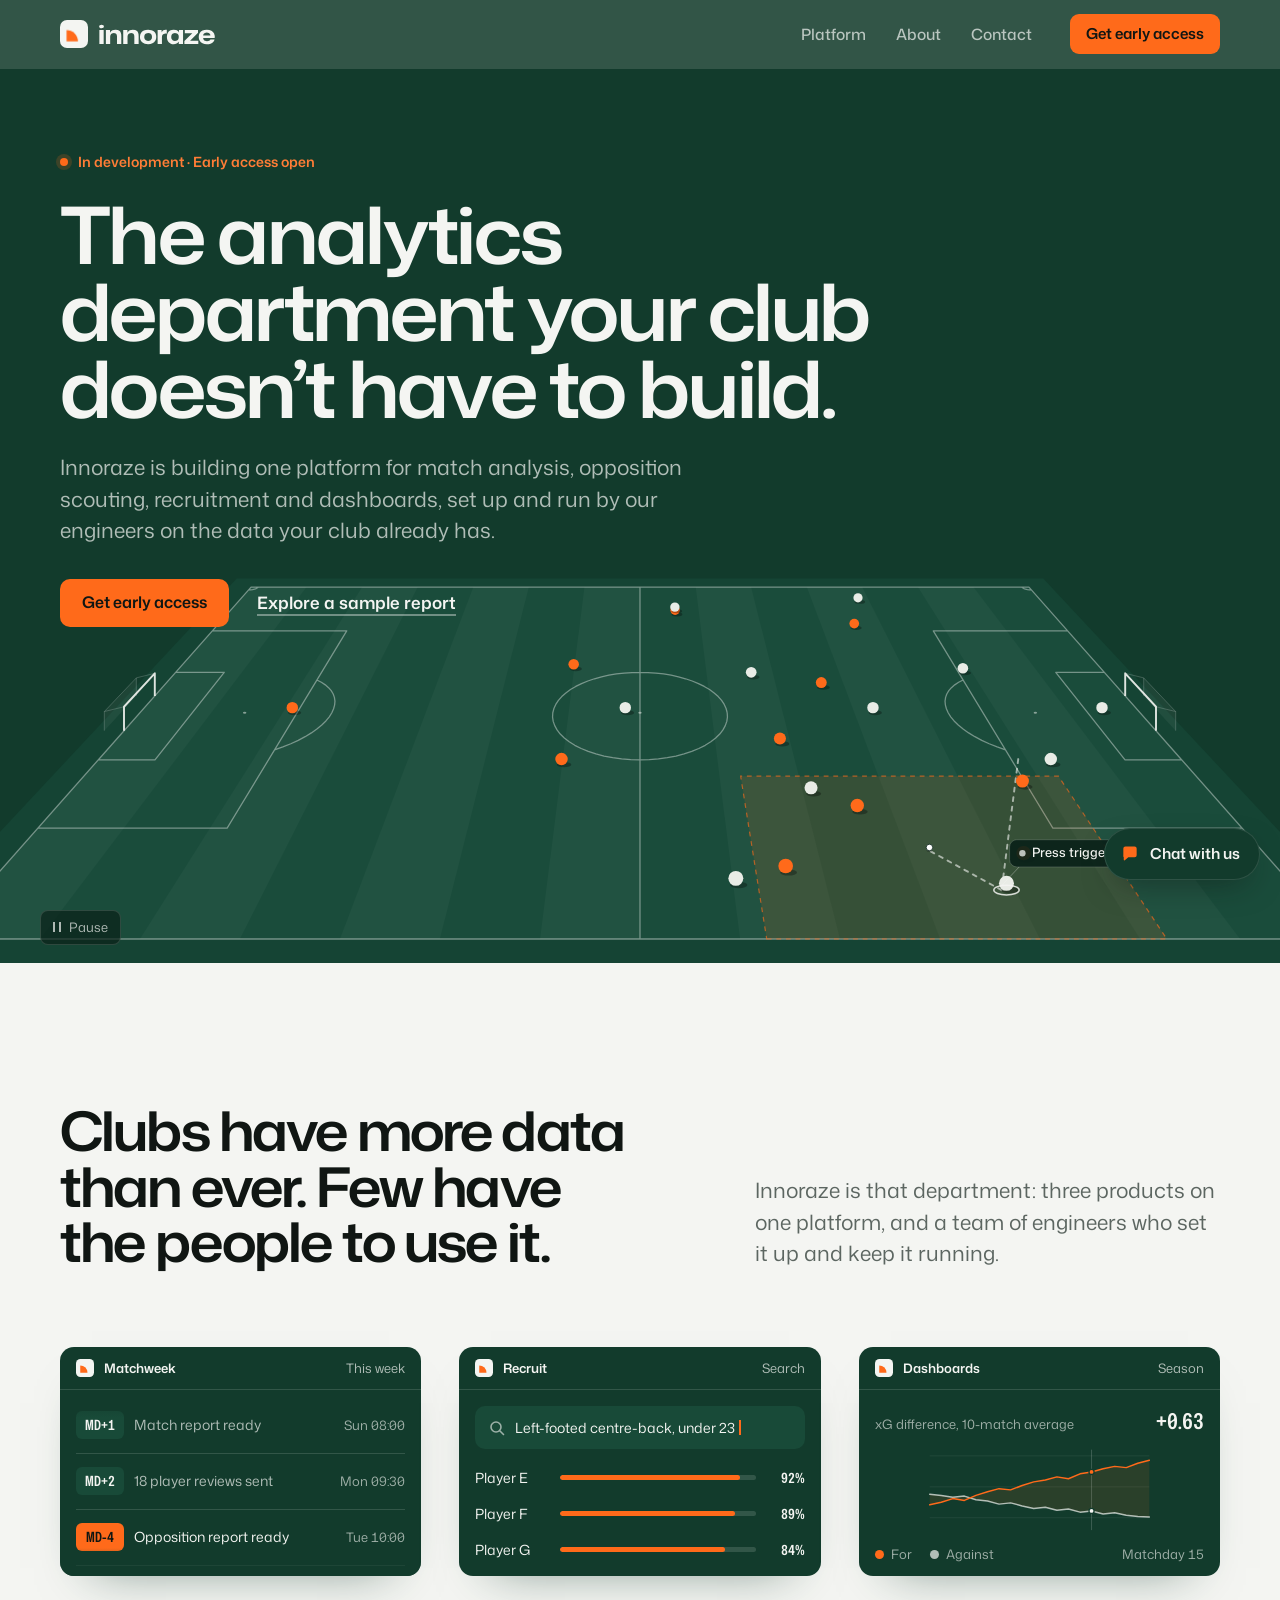
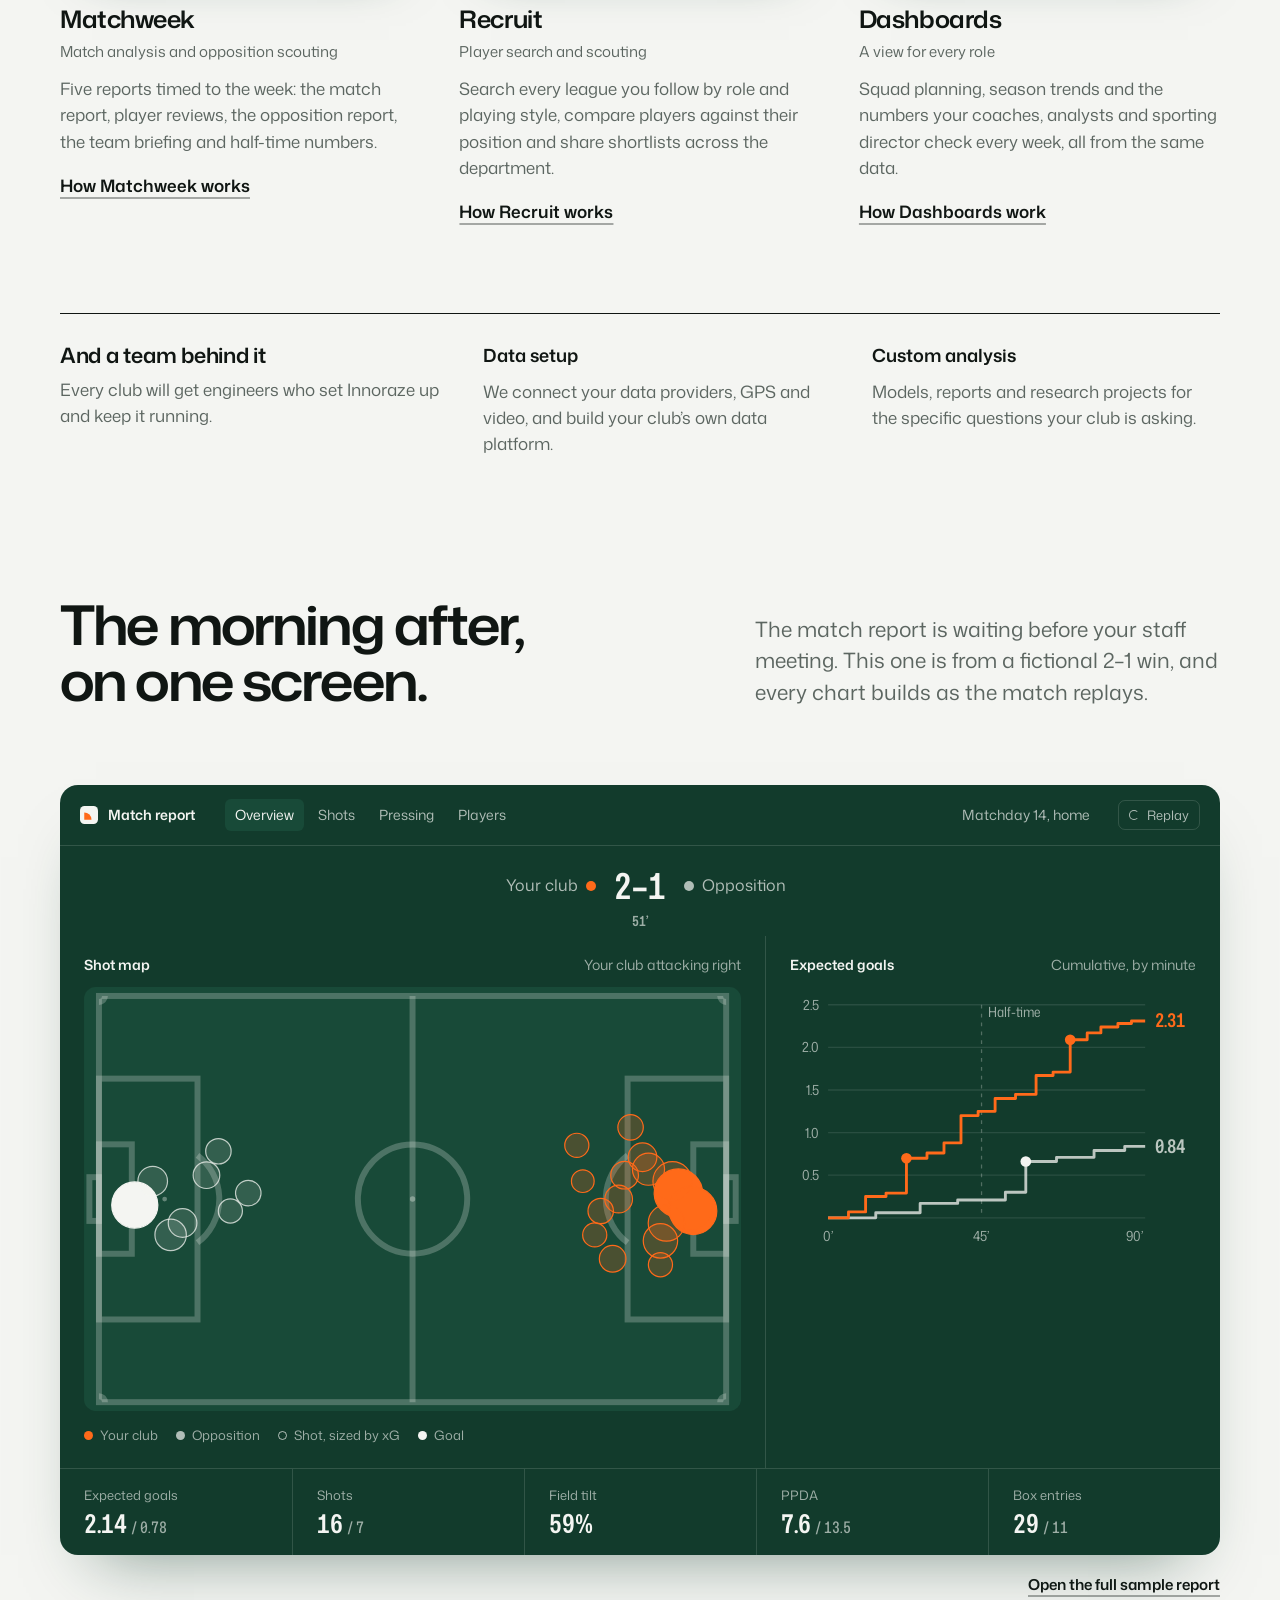
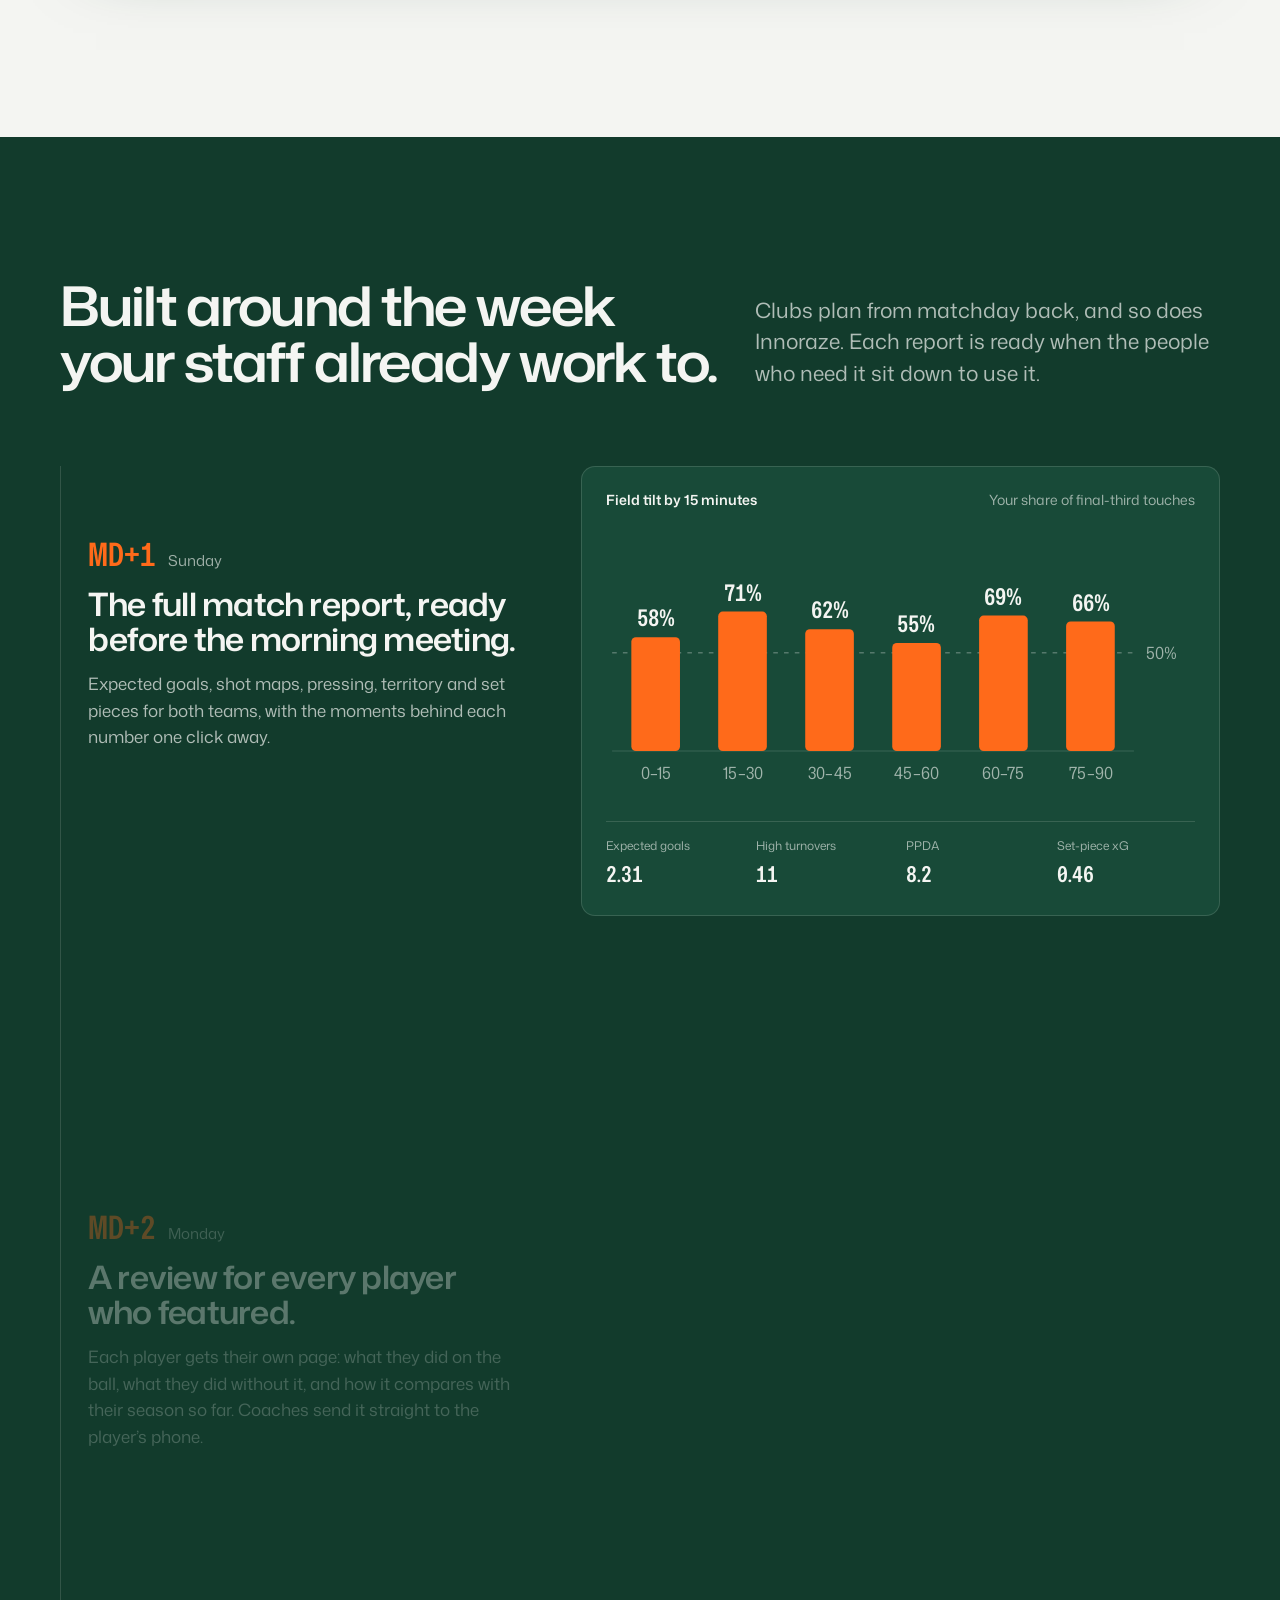
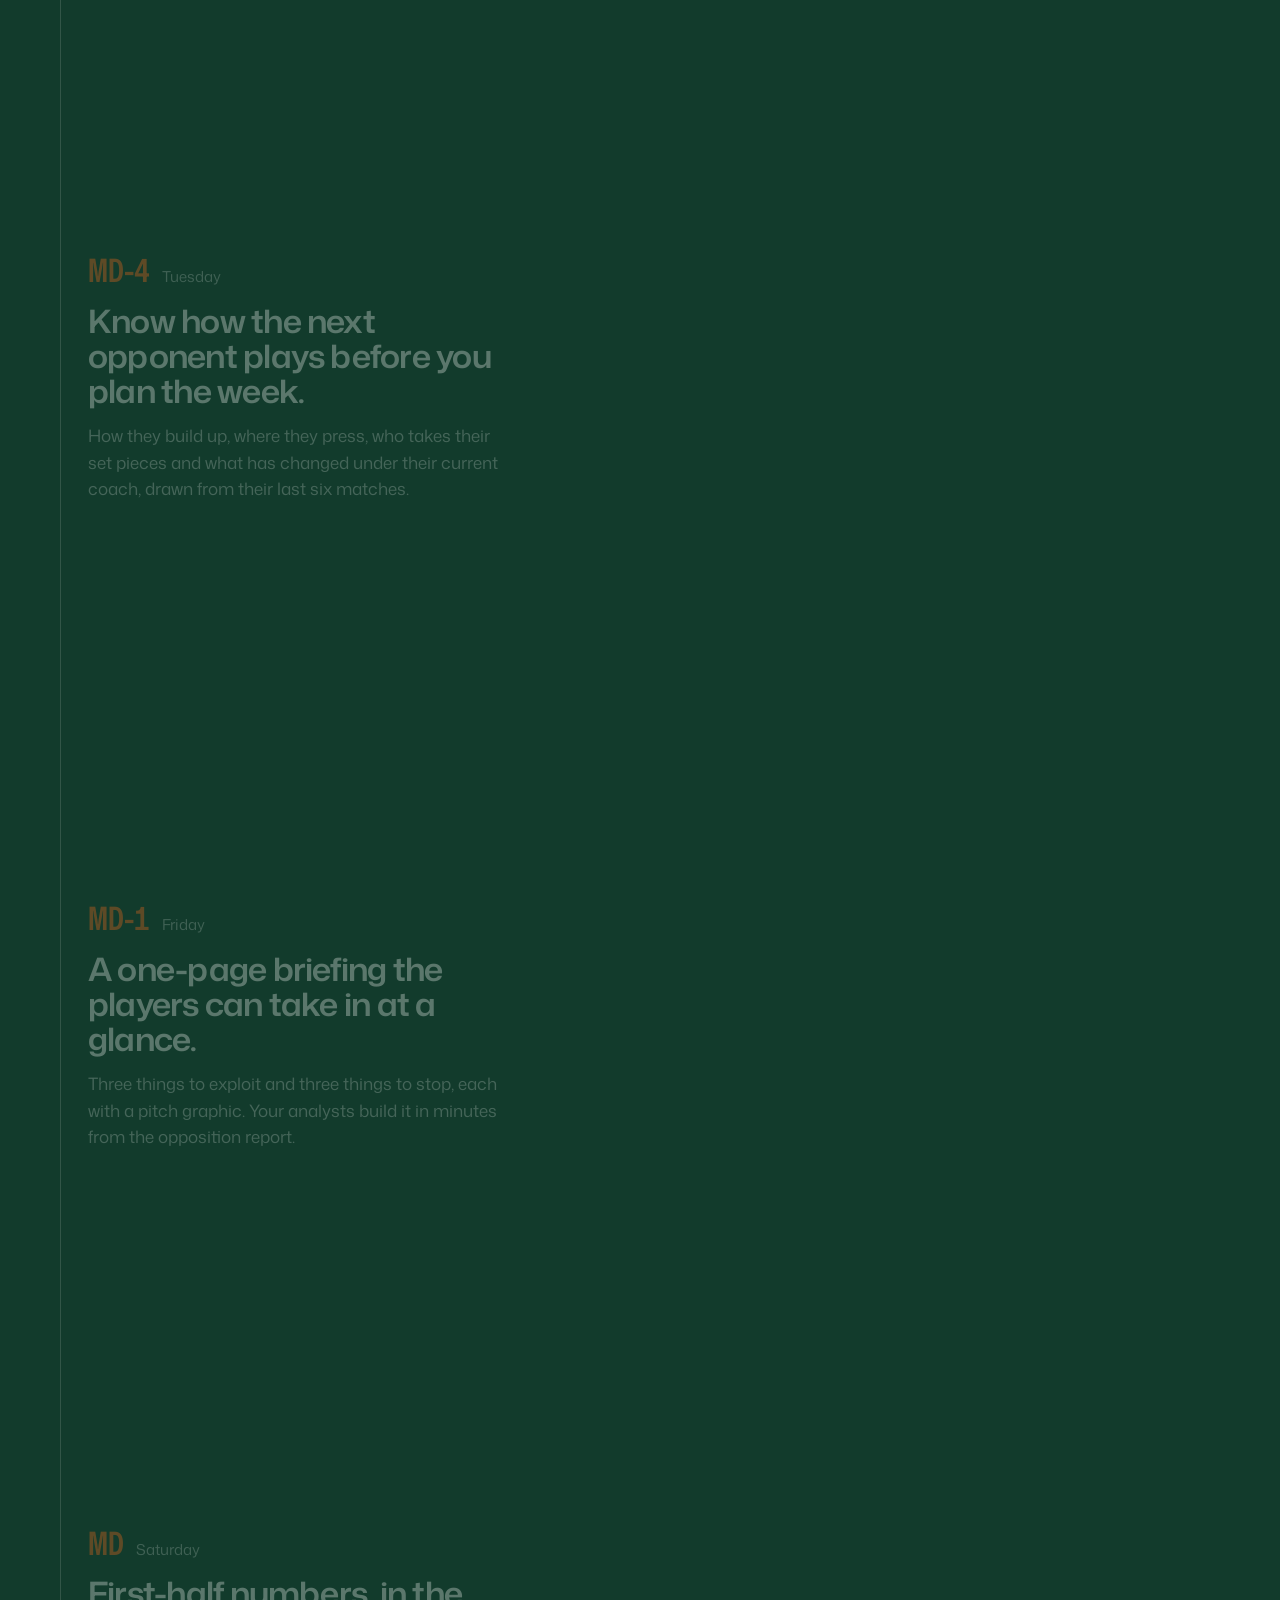
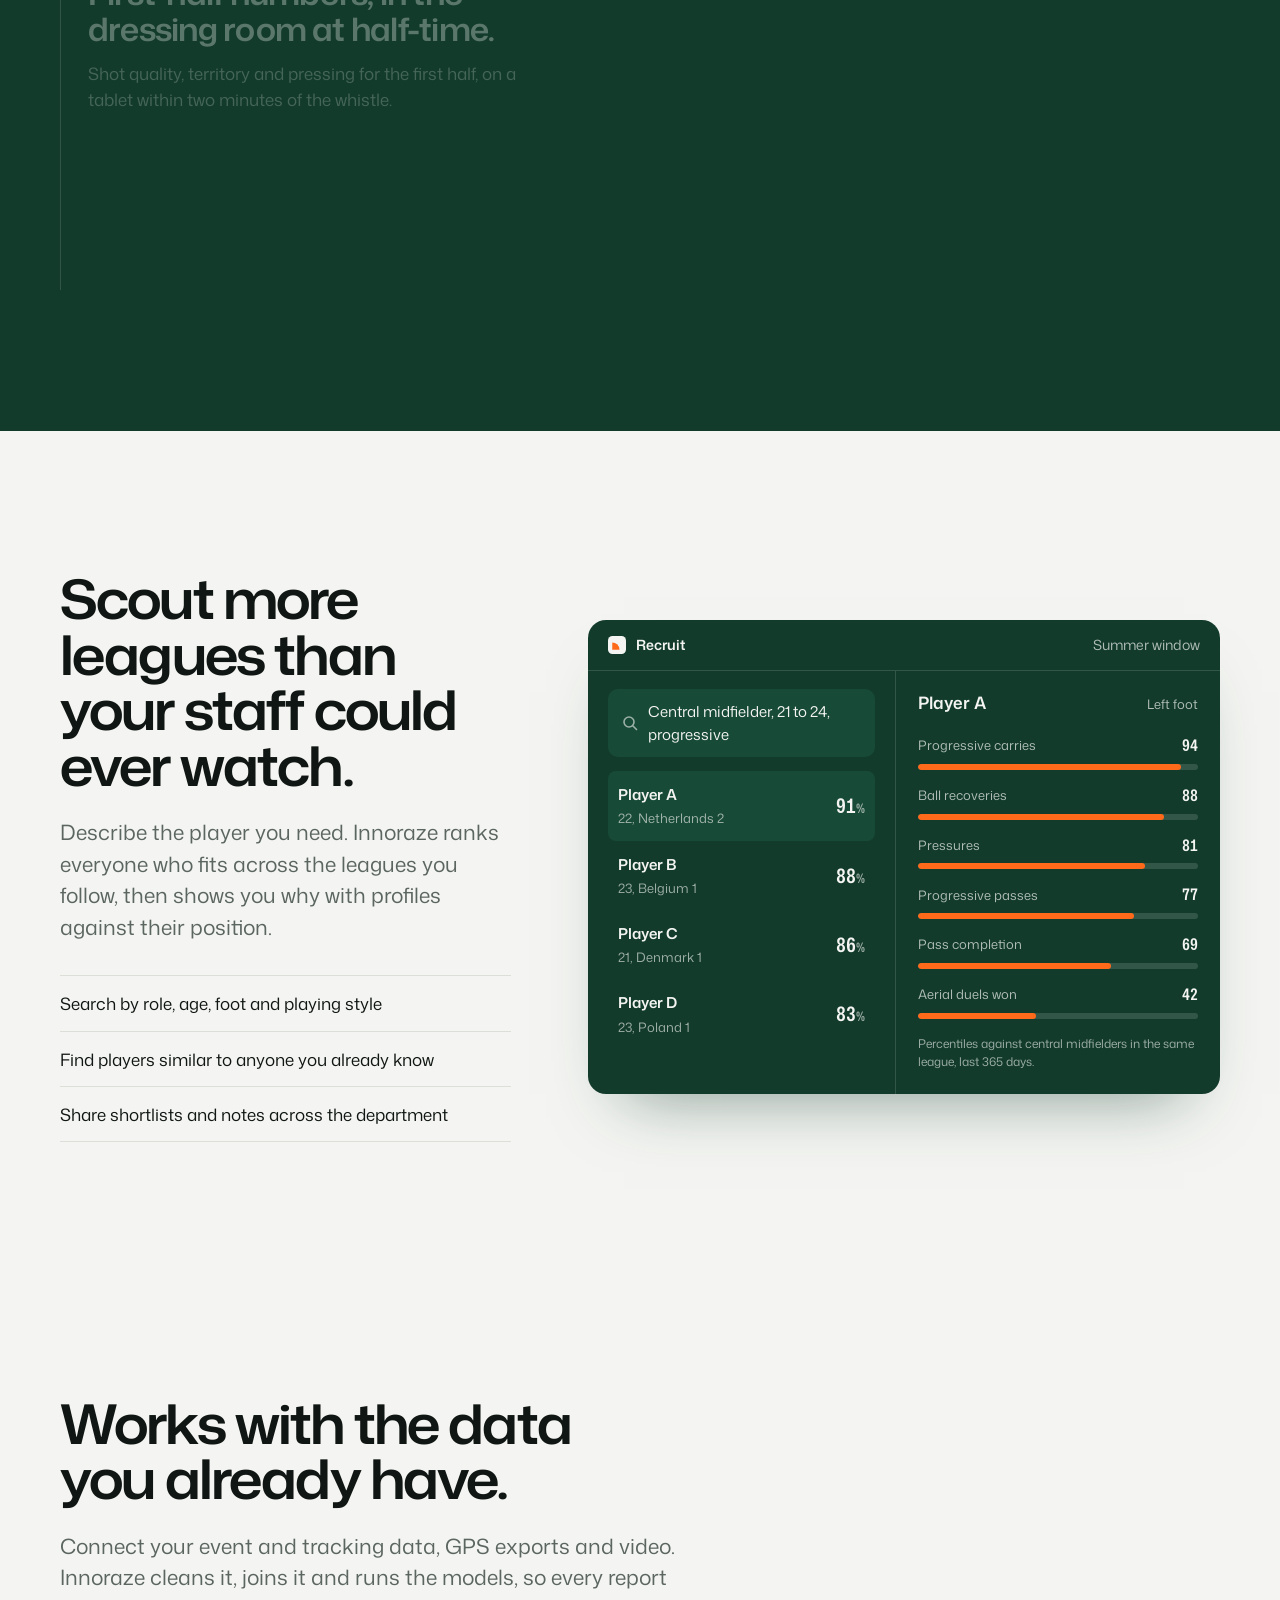
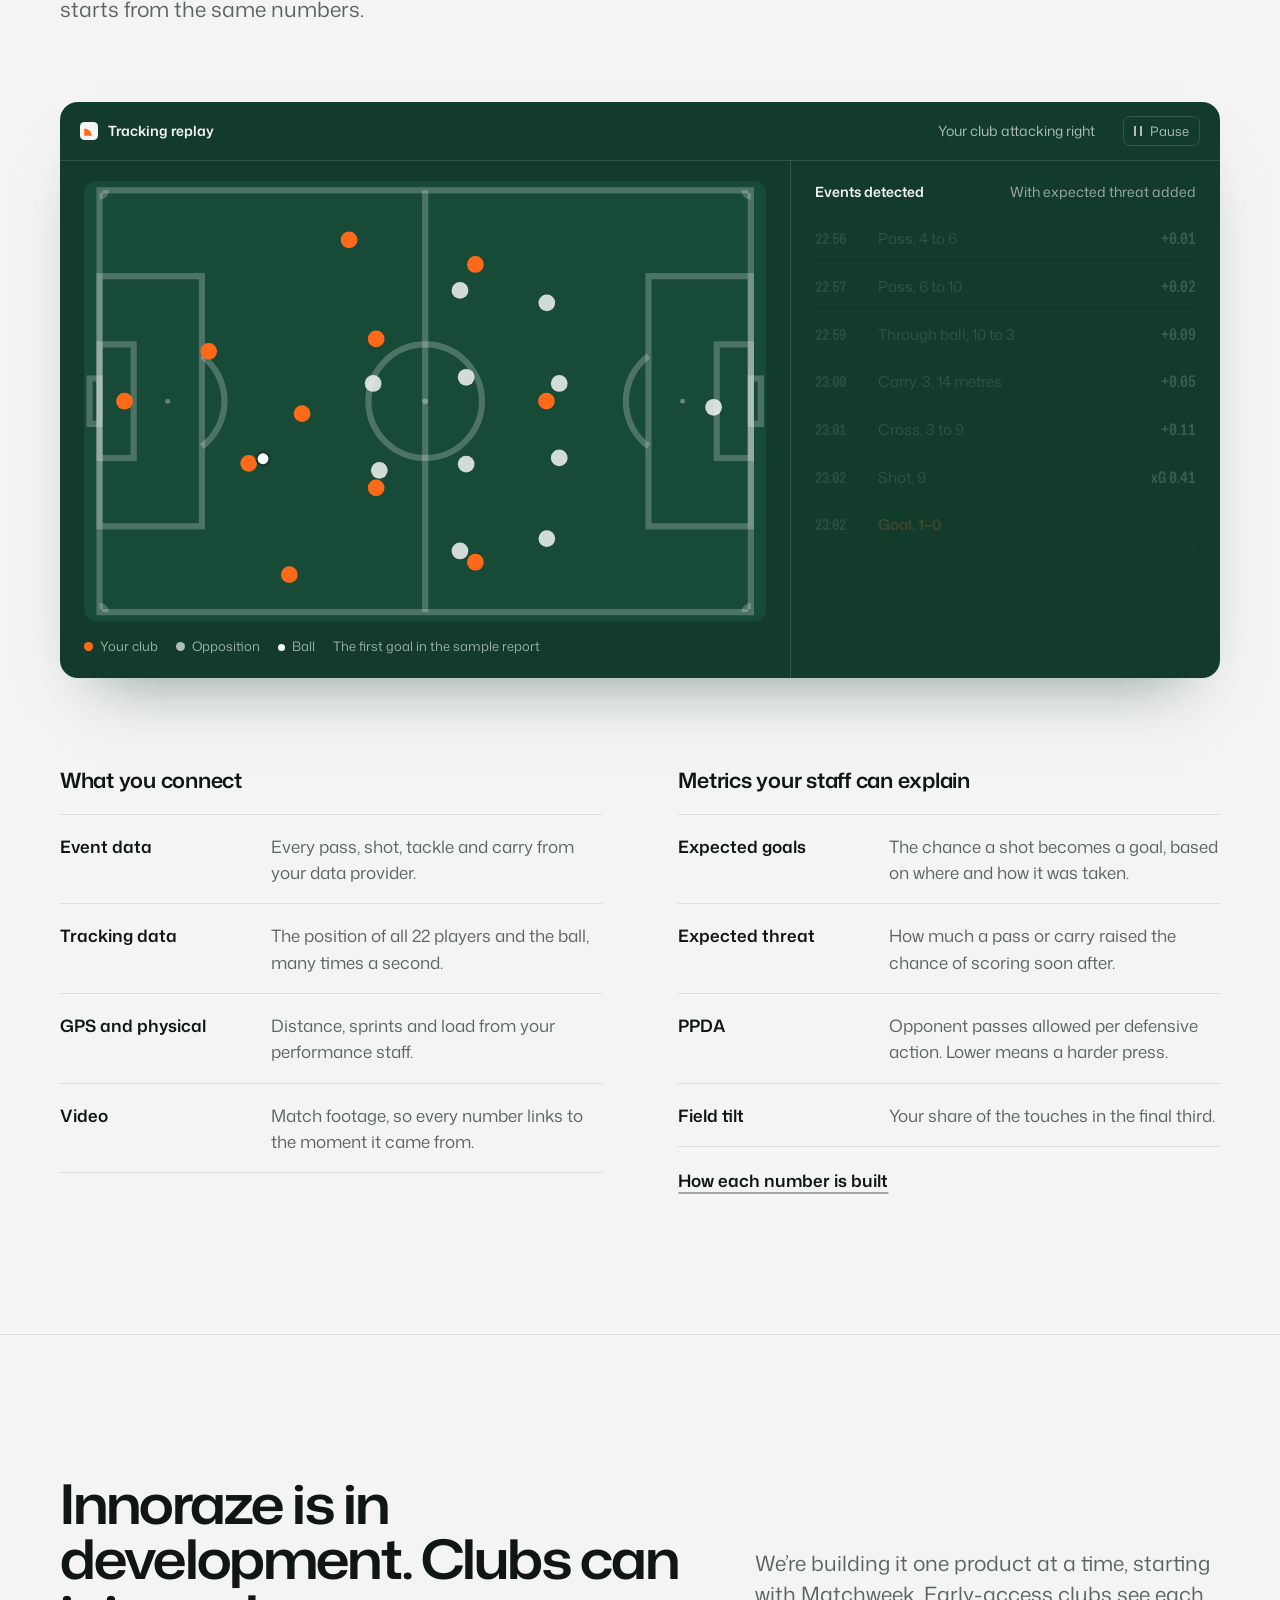
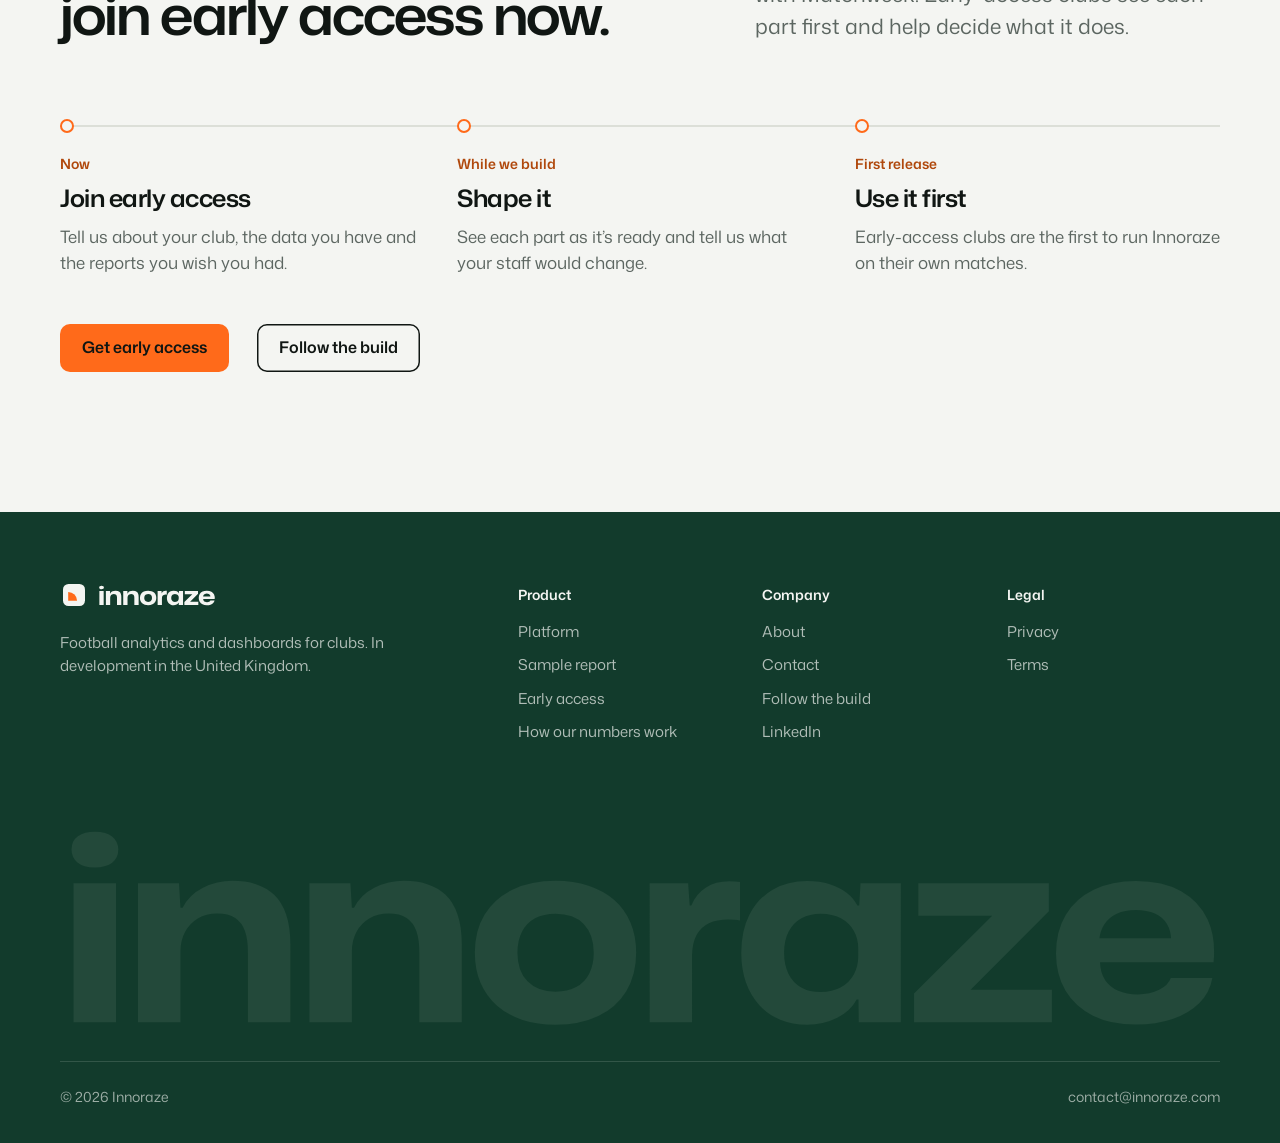
<file: index.html>
<!doctype html>
<html lang="en-GB">
<head>
  <meta charset="utf-8">
  <meta name="viewport" content="width=device-width, initial-scale=1">
  <title>Innoraze | Football analytics and dashboards for clubs</title>
  <meta name="description" content="Innoraze turns your match data into reports and dashboards your coaches, analysts and scouts use every week, from the morning after a match to the next transfer window.">
  <link rel="canonical" href="https://innoraze.com/">
  <meta name="theme-color" content="#f4f5f2">
  <meta property="og:type" content="website">
  <meta property="og:site_name" content="Innoraze">
  <meta property="og:url" content="https://innoraze.com/">
  <meta property="og:title" content="Innoraze | Football analytics and dashboards for clubs">
  <meta property="og:description" content="Innoraze turns your match data into reports and dashboards your coaches, analysts and scouts use every week, from the morning after a match to the next transfer window.">
  <meta property="og:image" content="https://innoraze.com/assets/og.png?v=3">
  <meta property="og:image:width" content="1200">
  <meta property="og:image:height" content="630">
  <meta name="twitter:card" content="summary_large_image">
  <link rel="icon" href="/favicon.ico" sizes="48x48">
  <link rel="icon" href="assets/favicon.svg?v=2" type="image/svg+xml">
  <link rel="apple-touch-icon" href="assets/apple-touch-icon.png?v=2">
  <link rel="manifest" href="manifest.webmanifest?v=2">
  <link rel="preload" href="assets/fonts/mona-sans-latin.woff2" as="font" type="font/woff2" crossorigin>
  <link rel="stylesheet" href="assets/style.css?v=6">
  <script>document.documentElement.classList.add('js');try{if(!sessionStorage.getItem('iz'))document.documentElement.classList.add('first-visit');sessionStorage.setItem('iz','1')}catch(e){}</script>
  <script src="assets/config.js?v=5" defer></script>
  <script src="assets/app.js?v=6" defer></script>
  <script src="assets/hero.js?v=3" defer></script>
  <script type="application/ld+json">{"@context":"https://schema.org","@graph":[{"@type":"WebSite","@id":"https://innoraze.com/#website","name":"Innoraze","url":"https://innoraze.com/","publisher":{"@id":"https://innoraze.com/#organization"}},{"@type":"Organization","@id":"https://innoraze.com/#organization","name":"Innoraze","url":"https://innoraze.com/","logo":"https://innoraze.com/assets/icon-512.png","email":"contact@innoraze.com","description":"Football analytics and dashboards for clubs.","foundingDate":"2026","address":{"@type":"PostalAddress","addressCountry":"GB"},"sameAs":["https://www.linkedin.com/company/innoraze/"],"founder":{"@type":"Person","name":"Nathaniel Amadi","sameAs":"https://www.linkedin.com/in/amadinathaniel/"}}]}</script>
  <script type="speculationrules">{"prefetch":[{"source":"document","where":{"href_matches":"/*"},"eagerness":"moderate"}]}</script>
</head>
<body>
  <a class="skip" href="#main">Skip to content</a>

  <header class="site-header" data-header>
    <div class="wrap">
      <a class="brand" href="./" aria-label="Innoraze home"><svg class="mark" viewBox="0 0 32 32" aria-hidden="true"><rect width="32" height="32" rx="8" fill="#123B2C"/><path d="M7.5 24.5V11.5a13 13 0 0 1 13 13z" fill="#FF6A1A"/></svg><svg aria-hidden="true" viewBox="0 -800 4480 840"><path fill="#101613" d="M52.22851911187172 0.0V-536.2859497070312H216.37266670912504V0.0ZM134.80059291049838 -597.5711199082434Q90.20216206088662 -597.5711199082434 67.28682670556009 -616.6426539830863Q44.371491350233555 -635.7141880579293 44.371491350233555 -666.285857282579Q44.371491350233555 -700.571793038398 69.28682060167193 -717.7861938476562Q94.20214985311031 -735.0005946569145 134.80059291049838 -735.0005946569145Q179.39902376011014 -735.0005946569145 202.31435911543667 -716.3576267790049Q225.2296944707632 -697.7146589010954 225.2296944707632 -666.285857282579Q225.2296944707632 -632.2856270931661 200.31436521932483 -614.9283735007048Q175.39903596788645 -597.5711199082434 134.80059291049838 -597.5711199082434Z M301.2285191118717 0.0V-536.2859497070312H459.6297450438142L465.315522108227 -442.02916957065463H473.5441144630313Q498.91542096436024 -492.0290265753865 552.1866367850453 -518.8717825748026Q605.4578526057303 -545.7145385742188 665.7433384470642 -545.7145385742188Q715.5146414600313 -545.7145385742188 756.4716962520033 -532.885978480801Q797.4287510439754 -520.0574183873832 827.1429844424129 -491.5431579593569Q856.8572178408504 -463.0288975313306 873.3286150228232 -415.90037929080427Q889.8000122047961 -368.77186105027795 889.8000122047961 -300.25766776129603V0.0H725.6558646075428V-270.2573486343026Q725.6558646075428 -318.5998291037977 714.1131426133215 -351.8996189683676Q702.5704206191003 -385.1994088329375 676.6278111040592 -402.4564601369202Q650.6852015890181 -419.71351144090295 607.3998168930411 -419.71351144090295Q563.8573399111629 -419.71351144090295 532.0719491112977 -400.5136518217623Q500.2865583114326 -381.3137922026217 482.8010402098298 -348.39979771338403Q465.315522108227 -315.48580322414637 465.315522108227 -273.029120747V0.0Z M963.2285191118717 0.0V-536.2859497070312H1121.6297450438142L1127.315522108227 -442.02916957065463H1135.5441144630313Q1160.9154209643602 -492.0290265753865 1214.1866367850453 -518.8717825748026Q1267.4578526057303 -545.7145385742188 1327.7433384470642 -545.7145385742188Q1377.5146414600313 -545.7145385742188 1418.4716962520033 -532.885978480801Q1459.4287510439754 -520.0574183873832 1489.1429844424129 -491.5431579593569Q1518.8572178408504 -463.0288975313306 1535.3286150228232 -415.90037929080427Q1551.800012204796 -368.77186105027795 1551.800012204796 -300.25766776129603V0.0H1387.6558646075428V-270.2573486343026Q1387.6558646075428 -318.5998291037977 1376.1131426133215 -351.8996189683676Q1364.5704206191003 -385.1994088329375 1338.6278111040592 -402.4564601369202Q1312.685201589018 -419.71351144090295 1269.3998168930411 -419.71351144090295Q1225.8573399111629 -419.71351144090295 1194.0719491112977 -400.5136518217623Q1162.2865583114326 -381.3137922026217 1144.8010402098298 -348.39979771338403Q1127.315522108227 -315.48580322414637 1127.315522108227 -273.029120747V0.0Z M1913.77117222175 9.885710798203945Q1843.5712193064392 9.885710798203945 1786.3141226619482 -8.75714198499918Q1729.0570260174572 -27.399994768202305 1687.7999145500362 -63.32857578806579Q1646.5428030826151 -99.25715680792928 1624.285676792264 -150.7286150250584Q1602.0285505019128 -202.2000732421875 1602.0285505019128 -267.71441650390625Q1602.0285505019128 -354.31443917378783 1640.6427795402706 -416.4858947750181Q1679.2570085786283 -478.65735037624836 1749.2140947598964 -512.1859444752336Q1819.1711809411645 -545.7145385742188 1913.77117222175 -545.7145385742188Q1983.9139805361629 -545.7145385742188 2041.1710771806538 -527.0716857910156Q2098.4281738251448 -508.4288330078125 2139.628140691668 -472.500251987949Q2180.828107558191 -436.5716709680855 2203.085233848542 -385.0287937708199Q2225.342360138893 -333.4859165735543 2225.342360138893 -267.7715611048043Q2225.342360138893 -182.40009940043092 2187.0424168147147 -119.78578840009868Q2148.742473490536 -57.171477399766445 2078.999673895538 -23.64288330078125Q2009.2568743005395 9.885710798203945 1913.77117222175 9.885710798203945ZM1913.714027620852 -117.45815255120397Q1960.3421247191727 -117.45815255120397 1993.2989257797599 -135.42944335751235Q2026.255726840347 -153.40073416382074 2043.7269627153873 -187.3005283884704Q2061.1981985904276 -221.20032261312008 2061.1981985904276 -267.7715611048043Q2061.1981985904276 -303.28570207953453 2051.255450438708 -331.32840227521956Q2041.3127022869885 -359.3711024709046 2022.4414725154638 -378.8995448537171Q2003.5702427439392 -398.4279872365296 1976.1276776976883 -408.7136169448495Q1948.6851126514375 -418.9992466531694 1913.77117222175 -418.9992466531694Q1867.7145019508898 -418.9992466531694 1834.7291285898536 -400.999383546412Q1801.7437552288175 -382.9995204396546 1784.2439470533282 -349.17116001807153Q1766.7441388778389 -315.3427995964885 1766.7441388778389 -267.71441650390625Q1766.7441388778389 -232.48598109558225 1776.6868870295584 -204.72899431362748Q1786.629635181278 -176.97200753167272 1805.5294372532517 -157.50070974975824Q1824.4292393252254 -138.02941196784377 1851.6860970612615 -127.74378225952387Q1878.9429547972977 -117.45815255120397 1913.714027620852 -117.45815255120397Z M2277.2285191118717 0.0V-536.2859497070312H2425.9439854174852L2432.0868687182665 -450.7147373743355H2438.2297677136958Q2455.372635319829 -495.1718994155526 2493.6440124474466 -519.5146379750222Q2531.915389575064 -543.8573765344918 2584.372436519712 -543.8573765344918Q2596.9152047261596 -543.8573765344918 2607.2865565679967 -543.3716823030263Q2617.657908409834 -542.8859880715609 2626.3721888922155 -541.5717337466776V-392.57052002102137Q2616.343668036163 -394.68476213887334 2604.372294396162 -395.6276027150452Q2592.400920756161 -396.5704432912171 2580.6581106968224 -396.5704432912171Q2536.943729069084 -396.5704432912171 2506.2295035179704 -382.0704816561192Q2475.515277966857 -367.57052002102137 2459.0153834708035 -337.35631539672613Q2442.51548897475 -307.1421107724309 2441.086961142719 -259.5708007849753V0.0Z M2885.428041294217 9.657149832695723Q2828.4853079654276 9.657149832695723 2781.6355061970003 -9.61885891721215Q2734.785704428573 -28.89486766712002 2701.078529878641 -65.24742947385278Q2667.371355328709 -101.59999128058553 2649.1856785360724 -152.7509566217152Q2631.000001743436 -203.90192196284485 2631.000001743436 -267.7144008092582Q2631.000001743436 -353.673092757026 2662.899934604764 -415.8652398775566Q2694.799867466092 -478.05738699808717 2752.2598637312 -511.45738874189556Q2809.7198599963076 -544.857390485704 2885.253636372527 -544.857390485704Q2934.9992396757007 -544.857390485704 2972.999078368768 -533.0002894811332Q3010.9989170618355 -521.1431884765625 3038.0130911692977 -500.0289777480066Q3065.02726527676 -478.91476701945066 3079.627195958048 -450.42914167046547H3086.5129673555493L3091.5574564623334 -536.2859497070312H3247.4571010023355V0.0H3084.7701956629753L3083.6558332182467 -87.34241420403123H3076.8483214961448Q3053.513024903834 -42.99975062906742 3001.856113979593 -16.67130039818585Q2950.199203055352 9.657149832695723 2885.428041294217 9.657149832695723ZM2937.5143467485905 -116.20100969448686Q2983.4207096417485 -116.20100969448686 3016.0805443332188 -134.61037989892066Q3048.740379024689 -153.01975010335445 3065.7409528011553 -184.1623962391168Q3082.7415265776217 -215.30504237487912 3082.7415265776217 -253.28579973429441V-284.4857561402023Q3082.7415265776217 -322.771323941648 3065.598085195022 -353.12827323004603Q3048.4546438124225 -383.48522251844406 3015.866242924019 -401.2707990389317Q2983.2778420356153 -419.0563755594194 2938.2286847792566 -419.0563755594194Q2895.263665848835 -419.0563755594194 2863.6113829748197 -401.4850420281291Q2831.9591001008043 -383.9137084968388 2814.265926129947 -350.05676095187664Q2796.572752159089 -316.1998134069145 2796.572752159089 -267.7144008092582Q2796.572752159089 -220.40038888156414 2813.715421836823 -186.21487426757812Q2830.8580915145576 -152.0293596535921 2862.4406607463957 -134.11518467403948Q2894.0232299782338 -116.20100969448686 2937.5143467485905 -116.20100969448686Z M3298.371568080038 0.0V-110.572345841676L3600.1410941034555 -410.99920131266117H3314.8287510462105V-536.2859497070312H3819.1427019387484V-428.7136352546513L3516.744588792324 -125.28674839437008H3830.828384835273V0.0Z M4154.932779947917 9.400004069010416Q4058.266316731771 9.400004069010416 3989.2998046875 -24.866658528645836Q3920.333292643229 -59.133321126302086 3883.4667154947915 -120.8333231608073Q3846.600138346354 -182.5333251953125 3846.600138346354 -264.8666585286458Q3846.600138346354 -352.5999755859375 3884.633371988932 -415.23331705729163Q3922.6666056315103 -477.8666585286458 3992.0997619628906 -511.5Q4061.532918294271 -545.1333414713541 4155.199361165364 -545.1333414713541Q4260.132486979167 -545.1333414713541 4330.132314046225 -505.79999796549475Q4400.132141113281 -466.46665445963544 4432.365376790365 -395.93332926432294Q4464.598612467448 -325.40000406901044 4455.198628743489 -230.86673990885416H4016.7997436523438Q4017.8663940429688 -190.60001627604166 4035.999674479167 -163.0999755859375Q4054.1329549153647 -135.59993489583331 4086.6995340983076 -121.36658732096353Q4119.26611328125 -107.13323974609374 4162.132670084636 -107.13323974609374Q4209.799255371094 -107.13323974609374 4244.965779622396 -124.66656494140625Q4280.132303873698 -142.19989013671875 4289.932291666667 -170.19989013671875H4450.531962076823Q4440.731994628906 -113.99993896484375 4400.432108561197 -73.76663208007812Q4360.132222493489 -33.5333251953125 4296.999064127604 -12.066660563151043Q4233.865905761719 9.400004069010416 4154.932779947917 9.400004069010416ZM4013.1331380208335 -312.73333740234375 4005.999715169271 -323.6000569661458H4299.999003092448L4291.132263183594 -313.26666259765625Q4291.198954264323 -352.26670328776044 4275.0656636556 -378.9667053222656Q4258.932373046875 -405.6667073567708 4228.5324605306 -419.3333740234375Q4198.132548014323 -433.0000406901042 4155.199361165364 -433.0000406901042Q4112.5994873046875 -433.0000406901042 4081.399576822917 -418.5000406901042Q4050.199666341146 -404.0000406901042 4032.8997192382812 -377.0333658854167Q4015.5997721354165 -350.0666910807292 4013.1331380208335 -312.73333740234375Z"/></svg></a>
      <button class="nav-toggle" type="button" aria-expanded="false" aria-controls="site-nav" data-nav-toggle><span></span><span class="sr-only">Menu</span></button>
      <nav class="nav" id="site-nav" aria-label="Main">
        <a href="platform">Platform</a><a href="about">About</a><a href="contact">Contact</a>
        <a class="btn btn--small" href="contact?topic=access">Get early access</a>
      </nav>
    </div>
  </header>

  <main id="main">
    <section class="hero2 dark" aria-labelledby="hero-title" data-dark-hero>
      <div class="wrap hero2__copy">
        <p class="status-tag">In development · Early access open</p>
        <h1 class="display" id="hero-title">The analytics department your club doesn’t have to build.</h1>
        <p class="lede">Innoraze is building one platform for match analysis, opposition scouting, recruitment and dashboards, set up and run by our engineers on the data your club already has.</p>
        <div class="actions">
          <a class="btn" href="contact?topic=access">Get early access</a>
          <a class="link" href="sample-report">Explore a sample report</a>
        </div>
      </div>
      <div class="hero2__pitch">
        <svg data-hero-pitch viewBox="0 270 1600 500" role="img" aria-label="Animation: your club presses high, wins the ball 34 metres from goal and scores, with Innoraze labelling each moment."></svg>
        <button class="hero2__pause" type="button" data-hero-toggle hidden><span class="icon-pause" aria-hidden="true"></span><span data-label>Pause</span></button>
      </div>
    </section>

    <section class="section" id="products" aria-labelledby="products-title">
      <div class="wrap">
        <div class="section-head">
          <h2 class="h2" id="products-title">Clubs have more data than ever. Few have the people to use it.</h2>
          <p class="lede">Innoraze is that department: three products on one platform, and a team of engineers who set it up and keep it running.</p>
        </div>

        <div class="products">
          <article class="product">
            <div class="window mini" aria-hidden="true">
              <div class="window__bar"><span class="window__title"><svg viewBox="0 0 32 32" aria-hidden="true"><rect width="32" height="32" rx="8" fill="#F4F5F2"/><path d="M7.5 24.5V11.5a13 13 0 0 1 13 13z" fill="#FF6A1A"/></svg>Matchweek</span><span class="window__meta">This week</span></div>
              <div class="feed" data-feed>
                <ul class="feed__track">
                  <li><span class="num feed__md">MD+1</span><span class="feed__text">Match report ready</span><span class="feed__time">Sun 08:00</span></li>
                  <li><span class="num feed__md">MD+2</span><span class="feed__text">18 player reviews sent</span><span class="feed__time">Mon 09:30</span></li>
                  <li><span class="num feed__md">MD-4</span><span class="feed__text">Opposition report ready</span><span class="feed__time">Tue 10:00</span></li>
                  <li><span class="num feed__md">MD-1</span><span class="feed__text">Team briefing shared</span><span class="feed__time">Fri 11:15</span></li>
                  <li><span class="num feed__md">MD</span><span class="feed__text">Half-time numbers in</span><span class="feed__time">Sat 15:47</span></li>
                </ul>
              </div>
            </div>
            <h3 class="h3">Matchweek</h3>
            <p class="product__kind">Match analysis and opposition scouting</p>
            <p>Five reports timed to the week: the match report, player reviews, the opposition report, the team briefing and half-time numbers.</p>
            <a class="link" href="platform#matchweek">How Matchweek works</a>
          </article>

          <article class="product">
            <div class="window mini" aria-hidden="true">
              <div class="window__bar"><span class="window__title"><svg viewBox="0 0 32 32" aria-hidden="true"><rect width="32" height="32" rx="8" fill="#F4F5F2"/><path d="M7.5 24.5V11.5a13 13 0 0 1 13 13z" fill="#FF6A1A"/></svg>Recruit</span><span class="window__meta">Search</span></div>
              <div class="msearch" data-mini-search>
                <div class="search"><svg viewBox="0 0 16 16" aria-hidden="true"><circle cx="7" cy="7" r="5" fill="none" stroke="currentColor" stroke-width="1.6"/><path d="M11 11l3.5 3.5" stroke="currentColor" stroke-width="1.6" stroke-linecap="round"/></svg><span data-typed>Left-footed centre-back, under 23</span><i class="caret"></i></div>
                <ul class="msearch__results" data-results>
                  <li><span>Player E</span><span class="mbar"><span style="width:92%"></span></span><span class="num">92%</span></li>
                  <li><span>Player F</span><span class="mbar"><span style="width:89%"></span></span><span class="num">89%</span></li>
                  <li><span>Player G</span><span class="mbar"><span style="width:84%"></span></span><span class="num">84%</span></li>
                </ul>
              </div>
            </div>
            <h3 class="h3">Recruit</h3>
            <p class="product__kind">Player search and scouting</p>
            <p>Search every league you follow by role and playing style, compare players against their position and share shortlists across the department.</p>
            <a class="link" href="platform#recruit">How Recruit works</a>
          </article>

          <article class="product">
            <div class="window mini" aria-hidden="true">
              <div class="window__bar"><span class="window__title"><svg viewBox="0 0 32 32" aria-hidden="true"><rect width="32" height="32" rx="8" fill="#F4F5F2"/><path d="M7.5 24.5V11.5a13 13 0 0 1 13 13z" fill="#FF6A1A"/></svg>Dashboards</span><span class="window__meta">Season</span></div>
              <div class="mtrend" data-trend-wrap>
                <p class="mtrend__head"><span>xG difference, 10-match average</span><strong class="num" data-trend-value>+0.92</strong></p>
                <svg viewBox="0 0 360 150" role="img" data-trend="1.21|1.38,1.25|1.36,1.31|1.33,1.28|1.35,1.36|1.29,1.42|1.27,1.47|1.22,1.45|1.24,1.52|1.19,1.58|1.15,1.61|1.17,1.66|1.12,1.63|1.14,1.71|1.09,1.74|1.11,1.79|1.06,1.83|1.08,1.81|1.04,1.88|1.02,1.93|1.01" data-x0="8" data-x1="352" data-y0="138" data-y1="12" aria-label="Ten-match rolling expected goals: for rising from 1.21 to 1.93, against falling from 1.38 to 1.01"><line class="chart-grid" x1="8" x2="352" y1="118.6" y2="118.6"/><line class="chart-grid" x1="8" x2="352" y1="70.2" y2="70.2"/><line class="chart-grid" x1="8" x2="352" y1="21.7" y2="21.7"/><path class="trend-gap fade" d="M8.0 98.3 L26.1 94.4 L44.2 88.6 L62.3 91.5 L80.4 83.7 L98.5 77.9 L116.6 73.1 L134.7 75.0 L152.8 68.2 L170.9 62.4 L189.1 59.5 L207.2 54.6 L225.3 57.6 L243.4 49.8 L261.5 46.9 L279.6 42.0 L297.7 38.2 L315.8 40.1 L333.9 33.3 L352.0 28.5 L352.0 117.6 L333.9 116.7 L315.8 114.7 L297.7 110.9 L279.6 112.8 L261.5 108.0 L243.4 109.9 L225.3 105.0 L207.2 107.0 L189.1 102.1 L170.9 104.1 L152.8 100.2 L134.7 95.4 L116.6 97.3 L98.5 92.4 L80.4 90.5 L62.3 84.7 L44.2 86.6 L26.1 83.7 L8.0 81.8 Z"/><path class="draw trend-line trend-line--opp" pathLength="1" d="M8.0 81.8 L26.1 83.7 L44.2 86.6 L62.3 84.7 L80.4 90.5 L98.5 92.4 L116.6 97.3 L134.7 95.4 L152.8 100.2 L170.9 104.1 L189.1 102.1 L207.2 107.0 L225.3 105.0 L243.4 109.9 L261.5 108.0 L279.6 112.8 L297.7 110.9 L315.8 114.7 L333.9 116.7 L352.0 117.6"/><path class="draw trend-line trend-line--us" pathLength="1" d="M8.0 98.3 L26.1 94.4 L44.2 88.6 L62.3 91.5 L80.4 83.7 L98.5 77.9 L116.6 73.1 L134.7 75.0 L152.8 68.2 L170.9 62.4 L189.1 59.5 L207.2 54.6 L225.3 57.6 L243.4 49.8 L261.5 46.9 L279.6 42.0 L297.7 38.2 L315.8 40.1 L333.9 33.3 L352.0 28.5"/><line class="trend-cursor" x1="0" x2="0" y1="12" y2="138"/><circle class="trend-dot trend-dot--us" r="4"/><circle class="trend-dot trend-dot--opp" r="4"/></svg>
                <p class="legend"><span><i class="k-us"></i>For</span><span><i class="k-opp"></i>Against</span><span data-trend-label>Matchday 20</span></p>
              </div>
            </div>
            <h3 class="h3">Dashboards</h3>
            <p class="product__kind">A view for every role</p>
            <p>Squad planning, season trends and the numbers your coaches, analysts and sporting director check every week, all from the same data.</p>
            <a class="link" href="platform#dashboards">How Dashboards work</a>
          </article>
        </div>

        <dl class="services">
          <div class="services__intro"><dt class="h3">And a team behind it</dt><dd>Every club will get engineers who set Innoraze up and keep it running.</dd></div>
          <div><dt>Data setup</dt><dd>We connect your data providers, GPS and video, and build your club’s own data platform.</dd></div>
          <div><dt>Custom analysis</dt><dd>Models, reports and research projects for the specific questions your club is asking.</dd></div>
        </dl>
      </div>
    </section>

    <section class="section section--flush-top" aria-labelledby="report-title">
      <div class="wrap">
        <div class="section-head">
          <h2 class="h2" id="report-title">The morning after, on one screen.</h2>
          <p class="lede">The match report is waiting before your staff meeting. This one is from a fictional 2–1 win, and every chart builds as the match replays.</p>
        </div>

        <figure class="window hero-window" aria-label="Example Innoraze match report: your club won 2–1 with 2.31 expected goals to 0.84.">
          <div class="window__bar">
            <span class="window__title"><svg viewBox="0 0 32 32" aria-hidden="true"><rect width="32" height="32" rx="8" fill="#F4F5F2"/><path d="M7.5 24.5V11.5a13 13 0 0 1 13 13z" fill="#FF6A1A"/></svg>Match report</span>
            <span class="tabs-static" aria-hidden="true"><span>Overview</span><span>Shots</span><span>Pressing</span><span>Players</span></span>
            <span class="window__meta">Matchday 14, home</span>
            <button class="window__btn" type="button" data-replay hidden><span class="icon-replay" aria-hidden="true"></span><span>Replay</span></button>
          </div>

          <div class="score">
            <span class="team">Your club <i class="swatch"></i></span>
            <strong class="num" data-score>2–1</strong>
            <span class="team"><i class="swatch swatch--opp"></i> Opposition</span>
          </div>
          <p class="clock-row"><span class="num" data-clock>Full time</span></p>

          <div class="report">
            <div class="report__map">
              <p class="panel-title">Shot map <span>Your club attacking right</span></p>
              <svg viewBox="-2.5 -1.5 110 71" role="img" aria-label="Shot map: 17 shots for your club, 8 for the opposition"><rect class="pitch-turf" x="-2.5" y="-1.5" width="110" height="71" rx="2"/><g class="pitch-lines"><rect x="0" y="0" width="105" height="68"/><line x1="52.5" y1="0" x2="52.5" y2="68"/><circle cx="52.5" cy="34" r="9.15"/><rect x="0" y="13.84" width="16.5" height="40.32"/><rect x="0" y="24.84" width="5.5" height="18.32"/><path d="M16.5 26.69A9.15 9.15 0 0 1 16.5 41.31"/><rect x="88.5" y="13.84" width="16.5" height="40.32"/><rect x="99.5" y="24.84" width="5.5" height="18.32"/><path d="M88.5 26.69A9.15 9.15 0 0 0 88.5 41.31"/><rect x="-1.6" y="30.34" width="1.6" height="7.32"/><rect x="105" y="30.34" width="1.6" height="7.32"/><path d="M0 1A1 1 0 0 0 1 0M104 0A1 1 0 0 0 105 1M105 67A1 1 0 0 0 104 68M1 68A1 1 0 0 0 0 67"/></g><g fill="rgba(244,245,242,.35)"><circle cx="52.5" cy="34" r=".45"/><circle cx="11" cy="34" r=".4"/><circle cx="94" cy="34" r=".4"/></g><circle class="shot shot--us goal" cx="97" cy="33" r="4.05" style="--t:0.256"></circle><circle class="shot shot--us goal" cx="99.5" cy="36" r="3.94" style="--t:0.789"></circle><circle class="shot shot--us" cx="99" cy="35.5" r="3.70" style="--t:0.433"></circle><circle class="shot shot--us" cx="96" cy="31" r="3.26" style="--t:0.678"></circle><circle class="shot shot--us" cx="95" cy="38" r="3.05" style="--t:0.122"></circle><circle class="shot shot--us" cx="94" cy="41" r="2.88" style="--t:0.544"></circle><circle class="shot shot--us" cx="92" cy="29" r="2.69" style="--t:0.378"></circle><circle class="shot shot--us" cx="91" cy="27" r="2.40" style="--t:0.844"></circle><circle class="shot shot--us" cx="88" cy="30" r="2.32" style="--t:0.067"></circle><circle class="shot shot--us" cx="87" cy="34" r="2.32" style="--t:0.889"></circle><circle class="shot shot--us" cx="86" cy="44" r="2.23" style="--t:0.322"></circle><circle class="shot shot--us" cx="84" cy="36" r="2.13" style="--t:0.489"></circle><circle class="shot shot--us" cx="89" cy="22" r="2.13" style="--t:0.611"></circle><circle class="shot shot--us" cx="80" cy="25" r="2.02" style="--t:0.189"></circle><circle class="shot shot--us" cx="83" cy="40" r="2.02" style="--t:0.733"></circle><circle class="shot shot--us" cx="94" cy="45" r="2.02" style="--t:0.944"></circle><circle class="shot shot--us" cx="81" cy="31" r="1.90" style="--t:0.989"></circle><circle class="shot shot--opp goal" cx="6" cy="35" r="3.86" style="--t:0.644"></circle><circle class="shot shot--opp" cx="12" cy="40" r="2.63" style="--t:0.300"></circle><circle class="shot shot--opp" cx="9" cy="31" r="2.48" style="--t:0.578"></circle><circle class="shot shot--opp" cx="14" cy="38" r="2.40" style="--t:0.867"></circle><circle class="shot shot--opp" cx="18" cy="30" r="2.23" style="--t:0.156"></circle><circle class="shot shot--opp" cx="20" cy="26" r="2.13" style="--t:0.744"></circle><circle class="shot shot--opp" cx="25" cy="33" r="2.13" style="--t:0.967"></circle><circle class="shot shot--opp" cx="22" cy="36" r="2.02" style="--t:0.422"></circle></svg>
              <p class="legend"><span><i class="k-us"></i>Your club</span><span><i class="k-opp"></i>Opposition</span><span><i class="k-miss"></i>Shot, sized by xG</span><span><i class="k-goal"></i>Goal</span></p>
            </div>
            <div class="report__race">
              <p class="panel-title">Expected goals <span>Cumulative, by minute</span></p>
              <svg viewBox="0 0 320 206" role="img" aria-label="Expected goals over the match: 2.31 for your club, 0.84 for the opposition"><line class="chart-grid" x1="30" x2="280" y1="148.4" y2="148.4"/><text class="chart-label" x="23" y="152.4" text-anchor="end">0.5</text><line class="chart-grid" x1="30" x2="280" y1="114.8" y2="114.8"/><text class="chart-label" x="23" y="118.8" text-anchor="end">1.0</text><line class="chart-grid" x1="30" x2="280" y1="81.2" y2="81.2"/><text class="chart-label" x="23" y="85.2" text-anchor="end">1.5</text><line class="chart-grid" x1="30" x2="280" y1="47.6" y2="47.6"/><text class="chart-label" x="23" y="51.6" text-anchor="end">2.0</text><line class="chart-grid" x1="30" x2="280" y1="14.0" y2="14.0"/><text class="chart-label" x="23" y="18.0" text-anchor="end">2.5</text><line class="chart-grid" x1="30" x2="280" y1="182" y2="182"/><line class="chart-ht" x1="151.0" x2="151.0" y1="14" y2="182"/><text class="chart-label" x="30.0" y="200" text-anchor="middle">0’</text><text class="chart-label" x="151.0" y="200" text-anchor="middle">45’</text><text class="chart-label" x="271.9" y="200" text-anchor="middle">90’</text><text class="chart-label" x="156.0" y="24">Half-time</text><path class="race race--opp" d="M30.0 182.0H67.6V178.0H102.6V170.6H132.2V167.9H169.8V161.8H185.9V137.6H210.1V134.3H239.7V128.9H263.9V125.6H280.0" pathLength="1"/><circle class="race-goal race-goal--opp" cx="185.9" cy="137.6" r="4.2" style="--t:0.644"/><text class="chart-end" x="288" y="130.6" fill="rgba(244,245,242,.75)">0.84</text><path class="race race--us" d="M30.0 182.0H46.1V177.3H59.6V165.2H75.7V162.5H91.8V135.0H108.0V130.9H121.4V122.9H134.8V101.4H148.3V98.0H161.7V87.9H177.8V84.6H194.0V69.8H207.4V67.1H220.9V41.6H234.3V36.2H245.1V31.5H258.5V28.8H269.2V26.8H280.0" pathLength="1"/><circle class="race-goal race-goal--us" cx="91.8" cy="135.0" r="4.2" style="--t:0.256"/><circle class="race-goal race-goal--us" cx="220.9" cy="41.6" r="4.2" style="--t:0.789"/><text class="chart-end" x="288" y="31.8" fill="#FF6A1A">2.31</text></svg>
            </div>
          </div>

          <dl class="stats">
            <div><dt>Expected goals</dt><dd class="num"><span data-count="2.31" data-dp="2">2.31</span> <small>/ <span data-count="0.84" data-dp="2">0.84</span></small></dd></div>
            <div><dt>Shots</dt><dd class="num"><span data-count="17">17</span> <small>/ <span data-count="8">8</span></small></dd></div>
            <div><dt>Field tilt</dt><dd class="num"><span data-count="64">64</span>%</dd></div>
            <div><dt>PPDA</dt><dd class="num"><span data-count="8.2" data-dp="1">8.2</span> <small>/ <span data-count="14.6" data-dp="1">14.6</span></small></dd></div>
            <div><dt>Box entries</dt><dd class="num"><span data-count="31">31</span> <small>/ <span data-count="12">12</span></small></dd></div>
          </dl>
        </figure>
        <p class="window-note"><a class="link" href="sample-report">Open the full sample report</a></p>
      </div>
    </section>

    <section class="band dark section" id="matchweek" aria-labelledby="week-title">
      <div class="wrap">
        <div class="section-head">
          <h2 class="h2" id="week-title">Built around the week your staff already work to.</h2>
          <p class="lede">Clubs plan from matchday back, and so does Innoraze. Each report is ready when the people who need it sit down to use it.</p>
        </div>

        <div class="story" data-story>
          <ol class="story__steps">
            <li class="story__step">
              <div class="story__copy">
                <p class="story__md"><span class="num">MD+1</span> Sunday</p>
                <h3 class="h3">The full match report, ready before the morning meeting.</h3>
                <p>Expected goals, shot maps, pressing, territory and set pieces for both teams, with the moments behind each number one click away.</p>
              </div>
              <div class="story__screen screen">
                <p class="panel-title">Field tilt by 15 minutes <span>Your share of final-third touches</span></p>
                <svg viewBox="0 0 384 180" role="img" aria-label="Field tilt by 15-minute period, between 55 and 71 per cent"><line class="chart-grid" x1="4" x2="344" y1="146" y2="146"/><line class="chart-ht" x1="4" x2="344" y1="82.0" y2="82.0"/><text class="chart-label" x="352" y="86.0">50%</text><rect class="bar" style="--i:0" x="16.5" y="71.8" width="31.7" height="74.2" rx="3" fill="#FF6A1A"/><text class="chart-end fade" style="--i:0" x="32.3" y="64.8" text-anchor="middle" fill="#F4F5F2">58%</text><text class="chart-label" x="32.3" y="164" text-anchor="middle">0–15</text><rect class="bar" style="--i:1" x="73.1" y="55.1" width="31.7" height="90.9" rx="3" fill="#FF6A1A"/><text class="chart-end fade" style="--i:1" x="89.0" y="48.1" text-anchor="middle" fill="#F4F5F2">71%</text><text class="chart-label" x="89.0" y="164" text-anchor="middle">15–30</text><rect class="bar" style="--i:2" x="129.8" y="66.6" width="31.7" height="79.4" rx="3" fill="#FF6A1A"/><text class="chart-end fade" style="--i:2" x="145.7" y="59.6" text-anchor="middle" fill="#F4F5F2">62%</text><text class="chart-label" x="145.7" y="164" text-anchor="middle">30–45</text><rect class="bar" style="--i:3" x="186.5" y="75.6" width="31.7" height="70.4" rx="3" fill="#FF6A1A"/><text class="chart-end fade" style="--i:3" x="202.3" y="68.6" text-anchor="middle" fill="#F4F5F2">55%</text><text class="chart-label" x="202.3" y="164" text-anchor="middle">45–60</text><rect class="bar" style="--i:4" x="243.1" y="57.7" width="31.7" height="88.3" rx="3" fill="#FF6A1A"/><text class="chart-end fade" style="--i:4" x="259.0" y="50.7" text-anchor="middle" fill="#F4F5F2">69%</text><text class="chart-label" x="259.0" y="164" text-anchor="middle">60–75</text><rect class="bar" style="--i:5" x="299.8" y="61.5" width="31.7" height="84.5" rx="3" fill="#FF6A1A"/><text class="chart-end fade" style="--i:5" x="315.7" y="54.5" text-anchor="middle" fill="#F4F5F2">66%</text><text class="chart-label" x="315.7" y="164" text-anchor="middle">75–90</text></svg>
                <dl class="metrics-row">
                  <div><dt>Expected goals</dt><dd class="num">2.31</dd></div>
                  <div><dt>High turnovers</dt><dd class="num">11</dd></div>
                  <div><dt>PPDA</dt><dd class="num">8.2</dd></div>
                  <div><dt>Set-piece xG</dt><dd class="num">0.46</dd></div>
                </dl>
              </div>
            </li>
            <li class="story__step">
              <div class="story__copy">
                <p class="story__md"><span class="num">MD+2</span> Monday</p>
                <h3 class="h3">A review for every player who featured.</h3>
                <p>Each player gets their own page: what they did on the ball, what they did without it, and how it compares with their season so far. Coaches send it straight to the player’s phone.</p>
              </div>
              <div class="story__screen screen">
                <p class="panel-title">Number 8, central midfield <span>90 minutes</span></p>
                <svg viewBox="-2.5 -1.5 110 71" role="img" aria-label="Number 8's progressive passes and ball recoveries"><rect class="pitch-turf" x="-2.5" y="-1.5" width="110" height="71" rx="2"/><g class="pitch-lines"><rect x="0" y="0" width="105" height="68"/><line x1="52.5" y1="0" x2="52.5" y2="68"/><circle cx="52.5" cy="34" r="9.15"/><rect x="0" y="13.84" width="16.5" height="40.32"/><rect x="0" y="24.84" width="5.5" height="18.32"/><path d="M16.5 26.69A9.15 9.15 0 0 1 16.5 41.31"/><rect x="88.5" y="13.84" width="16.5" height="40.32"/><rect x="99.5" y="24.84" width="5.5" height="18.32"/><path d="M88.5 26.69A9.15 9.15 0 0 0 88.5 41.31"/><rect x="-1.6" y="30.34" width="1.6" height="7.32"/><rect x="105" y="30.34" width="1.6" height="7.32"/><path d="M0 1A1 1 0 0 0 1 0M104 0A1 1 0 0 0 105 1M105 67A1 1 0 0 0 104 68M1 68A1 1 0 0 0 0 67"/></g><g fill="rgba(244,245,242,.35)"><circle cx="52.5" cy="34" r=".45"/><circle cx="11" cy="34" r=".4"/><circle cx="94" cy="34" r=".4"/></g><defs><marker id="ah" viewBox="0 0 6 6" refX="5" refY="3" markerWidth="5" markerHeight="5" orient="auto-start-reverse"><path d="M0 0L6 3L0 6z" fill="#FF6A1A"/></marker></defs><g class="fade" style="--i:0"><line class="draw" pathLength="1" style="--i:0" x1="48" y1="30" x2="66" y2="18" stroke="#FF6A1A" stroke-width="0.7" marker-end="url(#ah)"/><circle cx="48" cy="30" r=".9" fill="#FF6A1A"/></g><g class="fade" style="--i:1"><line class="draw" pathLength="1" style="--i:1" x1="52" y1="40" x2="71" y2="47" stroke="#FF6A1A" stroke-width="0.7" marker-end="url(#ah)"/><circle cx="52" cy="40" r=".9" fill="#FF6A1A"/></g><g class="fade" style="--i:2"><line class="draw" pathLength="1" style="--i:2" x1="44" y1="26" x2="63" y2="10" stroke="#FF6A1A" stroke-width="0.7" marker-end="url(#ah)"/><circle cx="44" cy="26" r=".9" fill="#FF6A1A"/></g><g class="fade" style="--i:3"><line class="draw" pathLength="1" style="--i:3" x1="55" y1="35" x2="79" y2="33" stroke="#FF6A1A" stroke-width="0.7" marker-end="url(#ah)"/><circle cx="55" cy="35" r=".9" fill="#FF6A1A"/></g><g class="fade" style="--i:4"><line class="draw" pathLength="1" style="--i:4" x1="50" y1="44" x2="68" y2="57" stroke="#FF6A1A" stroke-width="0.7" marker-end="url(#ah)"/><circle cx="50" cy="44" r=".9" fill="#FF6A1A"/></g><g class="fade" style="--i:5"><line class="draw" pathLength="1" style="--i:5" x1="58" y1="28" x2="83" y2="24" stroke="#FF6A1A" stroke-width="0.7" marker-end="url(#ah)"/><circle cx="58" cy="28" r=".9" fill="#FF6A1A"/></g><g class="fade" style="--i:6"><line class="draw" pathLength="1" style="--i:6" x1="46" y1="36" x2="64" y2="31" stroke="#FF6A1A" stroke-width="0.7" marker-end="url(#ah)"/><circle cx="46" cy="36" r=".9" fill="#FF6A1A"/></g><g class="fade" style="--i:7"><line class="draw" pathLength="1" style="--i:7" x1="60" y1="41" x2="86" y2="44" stroke="#FF6A1A" stroke-width="0.7" marker-end="url(#ah)"/><circle cx="60" cy="41" r=".9" fill="#FF6A1A"/></g><g class="fade" style="--i:8"><line class="draw" pathLength="1" style="--i:8" x1="53" y1="22" x2="74" y2="14" stroke="#FF6A1A" stroke-width="0.7" marker-end="url(#ah)"/><circle cx="53" cy="22" r=".9" fill="#FF6A1A"/></g><path class="fade" style="--i:4" d="M36.7 28.7l2.6 2.6M39.3 28.7l-2.6 2.6" stroke="#F4F5F2" stroke-width=".7" stroke-linecap="round"/><path class="fade" style="--i:5" d="M43.7 44.7l2.6 2.6M46.3 44.7l-2.6 2.6" stroke="#F4F5F2" stroke-width=".7" stroke-linecap="round"/><path class="fade" style="--i:6" d="M49.7 23.7l2.6 2.6M52.3 23.7l-2.6 2.6" stroke="#F4F5F2" stroke-width=".7" stroke-linecap="round"/><path class="fade" style="--i:7" d="M55.7 36.7l2.6 2.6M58.3 36.7l-2.6 2.6" stroke="#F4F5F2" stroke-width=".7" stroke-linecap="round"/><path class="fade" style="--i:8" d="M40.7 38.7l2.6 2.6M43.3 38.7l-2.6 2.6" stroke="#F4F5F2" stroke-width=".7" stroke-linecap="round"/><path class="fade" style="--i:9" d="M60.7 28.7l2.6 2.6M63.3 28.7l-2.6 2.6" stroke="#F4F5F2" stroke-width=".7" stroke-linecap="round"/><path class="fade" style="--i:10" d="M46.7 50.7l2.6 2.6M49.3 50.7l-2.6 2.6" stroke="#F4F5F2" stroke-width=".7" stroke-linecap="round"/></svg><p class="legend"><span><i class="k-us"></i>Progressive pass</span><span>&times;&ensp;Ball recovery</span></p>
                <dl class="metrics-row">
                  <div><dt>Progressive passes</dt><dd class="num">9</dd></div>
                  <div><dt>Ball recoveries</dt><dd class="num">7</dd></div>
                  <div><dt>Pressures</dt><dd class="num">21</dd></div>
                  <div><dt>xT added</dt><dd class="num">0.34</dd></div>
                </dl>
              </div>
            </li>
            <li class="story__step">
              <div class="story__copy">
                <p class="story__md"><span class="num">MD-4</span> Tuesday</p>
                <h3 class="h3">Know how the next opponent plays before you plan the week.</h3>
                <p>How they build up, where they press, who takes their set pieces and what has changed under their current coach, drawn from their last six matches.</p>
              </div>
              <div class="story__screen screen">
                <p class="panel-title">Opposition passing network <span>Last six matches</span></p>
                <svg viewBox="-2.5 -1.5 110 71" role="img" aria-label="Opposition passing network, with their left-sided build-up highlighted"><rect class="pitch-turf" x="-2.5" y="-1.5" width="110" height="71" rx="2"/><g class="pitch-lines"><rect x="0" y="0" width="105" height="68"/><line x1="52.5" y1="0" x2="52.5" y2="68"/><circle cx="52.5" cy="34" r="9.15"/><rect x="0" y="13.84" width="16.5" height="40.32"/><rect x="0" y="24.84" width="5.5" height="18.32"/><path d="M16.5 26.69A9.15 9.15 0 0 1 16.5 41.31"/><rect x="88.5" y="13.84" width="16.5" height="40.32"/><rect x="99.5" y="24.84" width="5.5" height="18.32"/><path d="M88.5 26.69A9.15 9.15 0 0 0 88.5 41.31"/><rect x="-1.6" y="30.34" width="1.6" height="7.32"/><rect x="105" y="30.34" width="1.6" height="7.32"/><path d="M0 1A1 1 0 0 0 1 0M104 0A1 1 0 0 0 105 1M105 67A1 1 0 0 0 104 68M1 68A1 1 0 0 0 0 67"/></g><g fill="rgba(244,245,242,.35)"><circle cx="52.5" cy="34" r=".45"/><circle cx="11" cy="34" r=".4"/><circle cx="94" cy="34" r=".4"/></g><line class="draw" pathLength="1" style="--i:0" x1="23" y1="23" x2="40" y2="34" stroke="#F4F5F2" stroke-opacity="0.48" stroke-width="1.14" stroke-linecap="round"/><line class="draw" pathLength="1" style="--i:1" x1="7" y1="34" x2="23" y2="23" stroke="#F4F5F2" stroke-opacity="0.41" stroke-width="0.93" stroke-linecap="round"/><line class="draw" pathLength="1" style="--i:2" x1="23" y1="45" x2="37" y2="59" stroke="#F4F5F2" stroke-opacity="0.38" stroke-width="0.86" stroke-linecap="round"/><line class="draw" pathLength="1" style="--i:3" x1="23" y1="45" x2="40" y2="34" stroke="#F4F5F2" stroke-opacity="0.41" stroke-width="0.93" stroke-linecap="round"/><line class="draw" pathLength="1" style="--i:4" x1="40" y1="34" x2="54" y2="21" stroke="#F4F5F2" stroke-opacity="0.43" stroke-width="1.00" stroke-linecap="round"/><line class="draw" pathLength="1" style="--i:5" x1="40" y1="34" x2="54" y2="47" stroke="#F4F5F2" stroke-opacity="0.38" stroke-width="0.86" stroke-linecap="round"/><line class="draw" pathLength="1" style="--i:6" x1="54" y1="47" x2="37" y2="59" stroke="#F4F5F2" stroke-opacity="0.33" stroke-width="0.72" stroke-linecap="round"/><line class="draw" pathLength="1" style="--i:7" x1="54" y1="47" x2="76" y2="57" stroke="#F4F5F2" stroke-opacity="0.30" stroke-width="0.65" stroke-linecap="round"/><line class="draw" pathLength="1" style="--i:0" x1="37" y1="59" x2="76" y2="57" stroke="#F4F5F2" stroke-opacity="0.33" stroke-width="0.72" stroke-linecap="round"/><line class="draw" pathLength="1" style="--i:1" x1="54" y1="21" x2="82" y2="34" stroke="#F4F5F2" stroke-opacity="0.30" stroke-width="0.65" stroke-linecap="round"/><line class="draw" pathLength="1" style="--i:2" x1="74" y1="11" x2="82" y2="34" stroke="#F4F5F2" stroke-opacity="0.28" stroke-width="0.58" stroke-linecap="round"/><line class="draw" pathLength="1" style="--i:3" x1="76" y1="57" x2="82" y2="34" stroke="#F4F5F2" stroke-opacity="0.26" stroke-width="0.51" stroke-linecap="round"/><line class="draw" pathLength="1" style="--i:4" x1="7" y1="34" x2="23" y2="45" stroke="#F4F5F2" stroke-opacity="0.35" stroke-width="0.79" stroke-linecap="round"/><line class="draw" pathLength="1" style="--i:5" x1="23" y1="23" x2="23" y2="45" stroke="#F4F5F2" stroke-opacity="0.38" stroke-width="0.86" stroke-linecap="round"/><line class="draw" pathLength="1" style="--i:10" x1="23" y1="23" x2="37" y2="9" stroke="#FF6A1A" stroke-width="1.97" stroke-linecap="round"/><line class="draw" pathLength="1" style="--i:11" x1="37" y1="9" x2="74" y2="11" stroke="#FF6A1A" stroke-width="1.70" stroke-linecap="round"/><line class="draw" pathLength="1" style="--i:12" x1="37" y1="9" x2="54" y2="21" stroke="#FF6A1A" stroke-width="1.34" stroke-linecap="round"/><line class="draw" pathLength="1" style="--i:13" x1="54" y1="21" x2="74" y2="11" stroke="#FF6A1A" stroke-width="1.25" stroke-linecap="round"/><g class="pop" style="--i:7"><circle cx="7" cy="34" r="3.56" fill="#123B2C" stroke="rgba(244,245,242,.8)" stroke-width=".6"/><text x="7" y="35.25" text-anchor="middle" font-size="3.4" font-weight="600" fill="#F4F5F2" style="font-stretch:80%">1</text></g><g class="pop" style="--i:8"><circle cx="23" cy="23" r="5.11" fill="#123B2C" stroke="#FF6A1A" stroke-width=".6"/><text x="23" y="24.25" text-anchor="middle" font-size="3.4" font-weight="600" fill="#F4F5F2" style="font-stretch:80%">5</text></g><g class="pop" style="--i:9"><circle cx="23" cy="45" r="4.38" fill="#123B2C" stroke="rgba(244,245,242,.8)" stroke-width=".6"/><text x="23" y="46.25" text-anchor="middle" font-size="3.4" font-weight="600" fill="#F4F5F2" style="font-stretch:80%">4</text></g><g class="pop" style="--i:10"><circle cx="37" cy="9" r="4.84" fill="#123B2C" stroke="#FF6A1A" stroke-width=".6"/><text x="37" y="10.25" text-anchor="middle" font-size="3.4" font-weight="600" fill="#F4F5F2" style="font-stretch:80%">3</text></g><g class="pop" style="--i:0"><circle cx="37" cy="59" r="4.02" fill="#123B2C" stroke="rgba(244,245,242,.8)" stroke-width=".6"/><text x="37" y="60.25" text-anchor="middle" font-size="3.4" font-weight="600" fill="#F4F5F2" style="font-stretch:80%">2</text></g><g class="pop" style="--i:1"><circle cx="40" cy="34" r="4.70" fill="#123B2C" stroke="rgba(244,245,242,.8)" stroke-width=".6"/><text x="40" y="35.25" text-anchor="middle" font-size="3.4" font-weight="600" fill="#F4F5F2" style="font-stretch:80%">6</text></g><g class="pop" style="--i:2"><circle cx="54" cy="21" r="4.56" fill="#123B2C" stroke="#FF6A1A" stroke-width=".6"/><text x="54" y="22.25" text-anchor="middle" font-size="3.4" font-weight="600" fill="#F4F5F2" style="font-stretch:80%">10</text></g><g class="pop" style="--i:3"><circle cx="54" cy="47" r="4.06" fill="#123B2C" stroke="rgba(244,245,242,.8)" stroke-width=".6"/><text x="54" y="48.25" text-anchor="middle" font-size="3.4" font-weight="600" fill="#F4F5F2" style="font-stretch:80%">8</text></g><g class="pop" style="--i:4"><circle cx="74" cy="11" r="4.20" fill="#123B2C" stroke="#FF6A1A" stroke-width=".6"/><text x="74" y="12.25" text-anchor="middle" font-size="3.4" font-weight="600" fill="#F4F5F2" style="font-stretch:80%">11</text></g><g class="pop" style="--i:5"><circle cx="76" cy="57" r="3.56" fill="#123B2C" stroke="rgba(244,245,242,.8)" stroke-width=".6"/><text x="76" y="58.25" text-anchor="middle" font-size="3.4" font-weight="600" fill="#F4F5F2" style="font-stretch:80%">7</text></g><g class="pop" style="--i:6"><circle cx="82" cy="34" r="3.38" fill="#123B2C" stroke="rgba(244,245,242,.8)" stroke-width=".6"/><text x="82" y="35.25" text-anchor="middle" font-size="3.4" font-weight="600" fill="#F4F5F2" style="font-stretch:80%">9</text></g></svg><p class="legend"><span><i class="k-us"></i>Most-used build-up route</span><span>Line weight shows passes between players</span></p>
                <dl class="metrics-row">
                  <div><dt>Build-up down their left</dt><dd class="num">62%</dd></div>
                  <div><dt>Passes per sequence</dt><dd class="num">5.4</dd></div>
                  <div><dt>PPDA</dt><dd class="num">11.3</dd></div>
                  <div><dt>Goals from set pieces</dt><dd class="num">4 <small class="muted">of 12</small></dd></div>
                </dl>
              </div>
            </li>
            <li class="story__step">
              <div class="story__copy">
                <p class="story__md"><span class="num">MD-1</span> Friday</p>
                <h3 class="h3">A one-page briefing the players can take in at a glance.</h3>
                <p>Three things to exploit and three things to stop, each with a pitch graphic. Your analysts build it in minutes from the opposition report.</p>
              </div>
              <div class="story__screen screen">
                <p class="panel-title">Team briefing <span>Matchday 15, away</span></p>
                <div class="brief">
                  <div>
                    <h4>Exploit</h4>
                    <ol>
                      <li style="--i:0">Their full-backs push on together. Switch play early to the far side.</li>
                      <li style="--i:1">Their 6 drops between the centre-backs. Press the pass into him.</li>
                      <li style="--i:2">They mark zonally at near-post corners. Attack the front zone.</li>
                    </ol>
                  </div>
                  <div class="stop">
                    <h4>Stop</h4>
                    <ol>
                      <li style="--i:3">Overloads down their left after the hour mark.</li>
                      <li style="--i:4">Quick throw-ins in our half.</li>
                      <li style="--i:5">Runs in behind from their 9 when the ball is wide.</li>
                    </ol>
                  </div>
                </div>
              </div>
            </li>
            <li class="story__step">
              <div class="story__copy">
                <p class="story__md"><span class="num">MD</span> Saturday</p>
                <h3 class="h3">First-half numbers, in the dressing room at half-time.</h3>
                <p>Shot quality, territory and pressing for the first half, on a tablet within two minutes of the whistle.</p>
              </div>
              <div class="story__screen screen">
                <p class="panel-title">First half, matchday 15 <span>Your club / Opposition</span></p>
                <div class="pairs">
                  <div class="pair"><span class="pair__label">Expected goals</span><span class="num">0.98</span><span class="pair__bar" aria-hidden="true"><span style="width:85.2%"></span><span style="width:14.8%"></span></span><span class="num">0.17</span></div>
<div class="pair"><span class="pair__label">Shots</span><span class="num">8</span><span class="pair__bar" aria-hidden="true"><span style="width:80.0%"></span><span style="width:20.0%"></span></span><span class="num">2</span></div>
<div class="pair"><span class="pair__label">Field tilt</span><span class="num">67%</span><span class="pair__bar" aria-hidden="true"><span style="width:67.0%"></span><span style="width:33.0%"></span></span><span class="num">33%</span></div>
<div class="pair"><span class="pair__label">Pressures in the final third</span><span class="num">34</span><span class="pair__bar" aria-hidden="true"><span style="width:69.4%"></span><span style="width:30.6%"></span></span><span class="num">15</span></div>
                </div>
              </div>
            </li>
          </ol>
          <div class="story__stage" data-stage></div>
        </div>
      </div>
    </section>

    <section class="section" id="recruitment" aria-labelledby="recruit-title">
      <div class="wrap split">
        <div>
          <h2 class="h2" id="recruit-title">Scout more leagues than your staff could ever watch.</h2>
          <p class="lede">Describe the player you need. Innoraze ranks everyone who fits across the leagues you follow, then shows you why with profiles against their position.</p>
          <ul class="checks">
            <li>Search by role, age, foot and playing style</li>
            <li>Find players similar to anyone you already know</li>
            <li>Share shortlists and notes across the department</li>
          </ul>
        </div>
        <figure class="window recruit" data-recruit="[{&quot;n&quot;: &quot;Player A&quot;, &quot;f&quot;: &quot;Left foot&quot;, &quot;p&quot;: [94, 88, 81, 77, 69, 42]}, {&quot;n&quot;: &quot;Player B&quot;, &quot;f&quot;: &quot;Right foot&quot;, &quot;p&quot;: [81, 92, 90, 64, 74, 55]}, {&quot;n&quot;: &quot;Player C&quot;, &quot;f&quot;: &quot;Right foot&quot;, &quot;p&quot;: [88, 71, 76, 85, 80, 38]}, {&quot;n&quot;: &quot;Player D&quot;, &quot;f&quot;: &quot;Left foot&quot;, &quot;p&quot;: [72, 84, 93, 70, 66, 61]}]" aria-label="Example Innoraze player search with a shortlist of four fictional central midfielders.">
          <div class="window__bar">
            <span class="window__title"><svg viewBox="0 0 32 32" aria-hidden="true"><rect width="32" height="32" rx="8" fill="#F4F5F2"/><path d="M7.5 24.5V11.5a13 13 0 0 1 13 13z" fill="#FF6A1A"/></svg>Recruit</span>
            <span class="window__meta">Summer window</span>
          </div>
          <div class="scout">
            <div class="scout__list">
              <div class="search"><svg viewBox="0 0 16 16" aria-hidden="true"><circle cx="7" cy="7" r="5" fill="none" stroke="currentColor" stroke-width="1.6"/><path d="M11 11l3.5 3.5" stroke="currentColor" stroke-width="1.6" stroke-linecap="round"/></svg><span data-recruit-query>Central midfielder, 21 to 24, progressive</span></div>
              <ul class="shortlist"><li><button type="button" class="is-active" data-player="0" aria-pressed="true"><span class="who">Player A</span><span class="where">22, Netherlands 2</span><span class="match num">91<small>%</small></span></button></li><li><button type="button" class="" data-player="1" aria-pressed="false"><span class="who">Player B</span><span class="where">23, Belgium 1</span><span class="match num">88<small>%</small></span></button></li><li><button type="button" class="" data-player="2" aria-pressed="false"><span class="who">Player C</span><span class="where">21, Denmark 1</span><span class="match num">86<small>%</small></span></button></li><li><button type="button" class="" data-player="3" aria-pressed="false"><span class="who">Player D</span><span class="where">23, Poland 1</span><span class="match num">83<small>%</small></span></button></li></ul>
            </div>
            <div class="scout__detail" aria-live="polite">
              <div class="profile-head"><span class="who" data-pname>Player A</span><span class="muted" data-pfoot>Left foot</span></div>
              <ul class="pct"><li>Progressive carries<span class="num" data-pct-val>94</span><span class="bar" aria-hidden="true"><span data-pct-bar style="width:94%"></span></span></li><li>Ball recoveries<span class="num" data-pct-val>88</span><span class="bar" aria-hidden="true"><span data-pct-bar style="width:88%"></span></span></li><li>Pressures<span class="num" data-pct-val>81</span><span class="bar" aria-hidden="true"><span data-pct-bar style="width:81%"></span></span></li><li>Progressive passes<span class="num" data-pct-val>77</span><span class="bar" aria-hidden="true"><span data-pct-bar style="width:77%"></span></span></li><li>Pass completion<span class="num" data-pct-val>69</span><span class="bar" aria-hidden="true"><span data-pct-bar style="width:69%"></span></span></li><li>Aerial duels won<span class="num" data-pct-val>42</span><span class="bar" aria-hidden="true"><span data-pct-bar style="width:42%"></span></span></li></ul>
              <p class="pct-note">Percentiles against central midfielders in the same league, last 365 days.</p>
            </div>
          </div>
        </figure>
      </div>
    </section>

    <section class="section section--tight-top" id="data" aria-labelledby="data-title">
      <div class="wrap">
        <div class="section-head section-head--stack">
          <h2 class="h2" id="data-title">Works with the data you already have.</h2>
          <p class="lede">Connect your event and tracking data, GPS exports and video. Innoraze cleans it, joins it and runs the models, so every report starts from the same numbers.</p>
        </div>

        <figure class="window tracking" aria-label="Tracking data replay: the seven-second move from the back that ends in the first goal of the sample match, with the events Innoraze detects.">
          <div class="window__bar">
            <span class="window__title"><svg viewBox="0 0 32 32" aria-hidden="true"><rect width="32" height="32" rx="8" fill="#F4F5F2"/><path d="M7.5 24.5V11.5a13 13 0 0 1 13 13z" fill="#FF6A1A"/></svg>Tracking replay</span>
            <span class="window__meta">Your club attacking right</span>
            <button class="window__btn" type="button" data-trk-toggle hidden><span class="icon-pause" aria-hidden="true"></span><span data-label>Pause</span></button>
          </div>
          <div class="tracking__body">
            <div class="tracking__pitch">
              <svg viewBox="-2.5 -1.5 110 71" role="img" aria-label="Replay of a passage of play from tracking data: your club moves the ball from the back to a goal in seven seconds" data-tracking-pitch><rect class="pitch-turf" x="-2.5" y="-1.5" width="110" height="71" rx="2"/><g class="pitch-lines"><rect x="0" y="0" width="105" height="68"/><line x1="52.5" y1="0" x2="52.5" y2="68"/><circle cx="52.5" cy="34" r="9.15"/><rect x="0" y="13.84" width="16.5" height="40.32"/><rect x="0" y="24.84" width="5.5" height="18.32"/><path d="M16.5 26.69A9.15 9.15 0 0 1 16.5 41.31"/><rect x="88.5" y="13.84" width="16.5" height="40.32"/><rect x="99.5" y="24.84" width="5.5" height="18.32"/><path d="M88.5 26.69A9.15 9.15 0 0 0 88.5 41.31"/><rect x="-1.6" y="30.34" width="1.6" height="7.32"/><rect x="105" y="30.34" width="1.6" height="7.32"/><path d="M0 1A1 1 0 0 0 1 0M104 0A1 1 0 0 0 105 1M105 67A1 1 0 0 0 104 68M1 68A1 1 0 0 0 0 67"/></g><g fill="rgba(244,245,242,.35)"><circle cx="52.5" cy="34" r=".45"/><circle cx="11" cy="34" r=".4"/><circle cx="94" cy="34" r=".4"/></g><path class="trk-trail" d=""/><g class="trk-players"></g><circle class="trk-ball" r="1.05" cx="-10" cy="-10"/></svg>
              <p class="legend"><span><i class="k-us"></i>Your club</span><span><i class="k-opp"></i>Opposition</span><span><i class="k-ball"></i>Ball</span><span>The first goal in the sample report</span></p>
            </div>
            <div class="tracking__log">
              <p class="panel-title">Events detected <span>With expected threat added</span></p>
              <ol class="events" data-trk-events><li><span class="num">22:56</span><span>Pass, 4 to 6</span><span class="num">+0.01</span></li><li><span class="num">22:57</span><span>Pass, 6 to 10</span><span class="num">+0.02</span></li><li><span class="num">22:59</span><span>Through ball, 10 to 3</span><span class="num">+0.09</span></li><li><span class="num">23:00</span><span>Carry, 3, 14 metres</span><span class="num">+0.05</span></li><li><span class="num">23:01</span><span>Cross, 3 to 9</span><span class="num">+0.11</span></li><li><span class="num">23:02</span><span>Shot, 9</span><span class="num">xG 0.41</span></li><li class="is-goal"><span class="num">23:02</span><span>Goal, 1–0</span><span class="num"></span></li></ol>
            </div>
          </div>
        </figure>

        <div class="data-grid">
          <div>
            <h3 class="h3">What you connect</h3>
            <dl class="defs">
              <div><dt>Event data</dt><dd>Every pass, shot, tackle and carry from your data provider.</dd></div>
              <div><dt>Tracking data</dt><dd>The position of all 22 players and the ball, many times a second.</dd></div>
              <div><dt>GPS and physical</dt><dd>Distance, sprints and load from your performance staff.</dd></div>
              <div><dt>Video</dt><dd>Match footage, so every number links to the moment it came from.</dd></div>
            </dl>
          </div>
          <div>
            <h3 class="h3">Metrics your staff can explain</h3>
            <dl class="defs">
              <div><dt>Expected goals</dt><dd>The chance a shot becomes a goal, based on where and how it was taken.</dd></div>
              <div><dt>Expected threat</dt><dd>How much a pass or carry raised the chance of scoring soon after.</dd></div>
              <div><dt>PPDA</dt><dd>Opponent passes allowed per defensive action. Lower means a harder press.</dd></div>
              <div><dt>Field tilt</dt><dd>Your share of the touches in the final third.</dd></div>
            </dl>
            <p class="defs__more"><a class="link" href="methodology">How each number is built</a></p>
          </div>
        </div>
      </div>
    </section>

    <section class="section start" id="early-access" aria-labelledby="start-title">
      <div class="wrap">
        <div class="section-head">
          <h2 class="h2" id="start-title">Innoraze is in development. Clubs can join early access now.</h2>
          <p class="lede">We’re building it one product at a time, starting with Matchweek. Early-access clubs see each part first and help decide what it does.</p>
        </div>
        <ol class="path" data-path>
          <li><span class="path__when">Now</span><h3 class="h3">Join early access</h3><p>Tell us about your club, the data you have and the reports you wish you had.</p></li>
          <li><span class="path__when">While we build</span><h3 class="h3">Shape it</h3><p>See each part as it’s ready and tell us what your staff would change.</p></li>
          <li><span class="path__when">First release</span><h3 class="h3">Use it first</h3><p>Early-access clubs are the first to run Innoraze on their own matches.</p></li>
        </ol>
        <div class="actions start__actions">
          <a class="btn" href="contact?topic=access">Get early access</a>
          <a class="btn btn--ghost" href="about#build">Follow the build</a>
        </div>
      </div>
    </section>
  </main>

  <footer class="site-footer dark">
    <div class="wrap">
      <div class="footer-top">
        <div>
          <a class="brand" href="./" aria-label="Innoraze home"><svg class="mark" viewBox="0 0 32 32" aria-hidden="true"><rect width="32" height="32" rx="8" fill="#F4F5F2"/><path d="M7.5 24.5V11.5a13 13 0 0 1 13 13z" fill="#FF6A1A"/></svg><svg aria-hidden="true" viewBox="0 -800 4480 840"><path fill="#F4F5F2" d="M52.22851911187172 0.0V-536.2859497070312H216.37266670912504V0.0ZM134.80059291049838 -597.5711199082434Q90.20216206088662 -597.5711199082434 67.28682670556009 -616.6426539830863Q44.371491350233555 -635.7141880579293 44.371491350233555 -666.285857282579Q44.371491350233555 -700.571793038398 69.28682060167193 -717.7861938476562Q94.20214985311031 -735.0005946569145 134.80059291049838 -735.0005946569145Q179.39902376011014 -735.0005946569145 202.31435911543667 -716.3576267790049Q225.2296944707632 -697.7146589010954 225.2296944707632 -666.285857282579Q225.2296944707632 -632.2856270931661 200.31436521932483 -614.9283735007048Q175.39903596788645 -597.5711199082434 134.80059291049838 -597.5711199082434Z M301.2285191118717 0.0V-536.2859497070312H459.6297450438142L465.315522108227 -442.02916957065463H473.5441144630313Q498.91542096436024 -492.0290265753865 552.1866367850453 -518.8717825748026Q605.4578526057303 -545.7145385742188 665.7433384470642 -545.7145385742188Q715.5146414600313 -545.7145385742188 756.4716962520033 -532.885978480801Q797.4287510439754 -520.0574183873832 827.1429844424129 -491.5431579593569Q856.8572178408504 -463.0288975313306 873.3286150228232 -415.90037929080427Q889.8000122047961 -368.77186105027795 889.8000122047961 -300.25766776129603V0.0H725.6558646075428V-270.2573486343026Q725.6558646075428 -318.5998291037977 714.1131426133215 -351.8996189683676Q702.5704206191003 -385.1994088329375 676.6278111040592 -402.4564601369202Q650.6852015890181 -419.71351144090295 607.3998168930411 -419.71351144090295Q563.8573399111629 -419.71351144090295 532.0719491112977 -400.5136518217623Q500.2865583114326 -381.3137922026217 482.8010402098298 -348.39979771338403Q465.315522108227 -315.48580322414637 465.315522108227 -273.029120747V0.0Z M963.2285191118717 0.0V-536.2859497070312H1121.6297450438142L1127.315522108227 -442.02916957065463H1135.5441144630313Q1160.9154209643602 -492.0290265753865 1214.1866367850453 -518.8717825748026Q1267.4578526057303 -545.7145385742188 1327.7433384470642 -545.7145385742188Q1377.5146414600313 -545.7145385742188 1418.4716962520033 -532.885978480801Q1459.4287510439754 -520.0574183873832 1489.1429844424129 -491.5431579593569Q1518.8572178408504 -463.0288975313306 1535.3286150228232 -415.90037929080427Q1551.800012204796 -368.77186105027795 1551.800012204796 -300.25766776129603V0.0H1387.6558646075428V-270.2573486343026Q1387.6558646075428 -318.5998291037977 1376.1131426133215 -351.8996189683676Q1364.5704206191003 -385.1994088329375 1338.6278111040592 -402.4564601369202Q1312.685201589018 -419.71351144090295 1269.3998168930411 -419.71351144090295Q1225.8573399111629 -419.71351144090295 1194.0719491112977 -400.5136518217623Q1162.2865583114326 -381.3137922026217 1144.8010402098298 -348.39979771338403Q1127.315522108227 -315.48580322414637 1127.315522108227 -273.029120747V0.0Z M1913.77117222175 9.885710798203945Q1843.5712193064392 9.885710798203945 1786.3141226619482 -8.75714198499918Q1729.0570260174572 -27.399994768202305 1687.7999145500362 -63.32857578806579Q1646.5428030826151 -99.25715680792928 1624.285676792264 -150.7286150250584Q1602.0285505019128 -202.2000732421875 1602.0285505019128 -267.71441650390625Q1602.0285505019128 -354.31443917378783 1640.6427795402706 -416.4858947750181Q1679.2570085786283 -478.65735037624836 1749.2140947598964 -512.1859444752336Q1819.1711809411645 -545.7145385742188 1913.77117222175 -545.7145385742188Q1983.9139805361629 -545.7145385742188 2041.1710771806538 -527.0716857910156Q2098.4281738251448 -508.4288330078125 2139.628140691668 -472.500251987949Q2180.828107558191 -436.5716709680855 2203.085233848542 -385.0287937708199Q2225.342360138893 -333.4859165735543 2225.342360138893 -267.7715611048043Q2225.342360138893 -182.40009940043092 2187.0424168147147 -119.78578840009868Q2148.742473490536 -57.171477399766445 2078.999673895538 -23.64288330078125Q2009.2568743005395 9.885710798203945 1913.77117222175 9.885710798203945ZM1913.714027620852 -117.45815255120397Q1960.3421247191727 -117.45815255120397 1993.2989257797599 -135.42944335751235Q2026.255726840347 -153.40073416382074 2043.7269627153873 -187.3005283884704Q2061.1981985904276 -221.20032261312008 2061.1981985904276 -267.7715611048043Q2061.1981985904276 -303.28570207953453 2051.255450438708 -331.32840227521956Q2041.3127022869885 -359.3711024709046 2022.4414725154638 -378.8995448537171Q2003.5702427439392 -398.4279872365296 1976.1276776976883 -408.7136169448495Q1948.6851126514375 -418.9992466531694 1913.77117222175 -418.9992466531694Q1867.7145019508898 -418.9992466531694 1834.7291285898536 -400.999383546412Q1801.7437552288175 -382.9995204396546 1784.2439470533282 -349.17116001807153Q1766.7441388778389 -315.3427995964885 1766.7441388778389 -267.71441650390625Q1766.7441388778389 -232.48598109558225 1776.6868870295584 -204.72899431362748Q1786.629635181278 -176.97200753167272 1805.5294372532517 -157.50070974975824Q1824.4292393252254 -138.02941196784377 1851.6860970612615 -127.74378225952387Q1878.9429547972977 -117.45815255120397 1913.714027620852 -117.45815255120397Z M2277.2285191118717 0.0V-536.2859497070312H2425.9439854174852L2432.0868687182665 -450.7147373743355H2438.2297677136958Q2455.372635319829 -495.1718994155526 2493.6440124474466 -519.5146379750222Q2531.915389575064 -543.8573765344918 2584.372436519712 -543.8573765344918Q2596.9152047261596 -543.8573765344918 2607.2865565679967 -543.3716823030263Q2617.657908409834 -542.8859880715609 2626.3721888922155 -541.5717337466776V-392.57052002102137Q2616.343668036163 -394.68476213887334 2604.372294396162 -395.6276027150452Q2592.400920756161 -396.5704432912171 2580.6581106968224 -396.5704432912171Q2536.943729069084 -396.5704432912171 2506.2295035179704 -382.0704816561192Q2475.515277966857 -367.57052002102137 2459.0153834708035 -337.35631539672613Q2442.51548897475 -307.1421107724309 2441.086961142719 -259.5708007849753V0.0Z M2885.428041294217 9.657149832695723Q2828.4853079654276 9.657149832695723 2781.6355061970003 -9.61885891721215Q2734.785704428573 -28.89486766712002 2701.078529878641 -65.24742947385278Q2667.371355328709 -101.59999128058553 2649.1856785360724 -152.7509566217152Q2631.000001743436 -203.90192196284485 2631.000001743436 -267.7144008092582Q2631.000001743436 -353.673092757026 2662.899934604764 -415.8652398775566Q2694.799867466092 -478.05738699808717 2752.2598637312 -511.45738874189556Q2809.7198599963076 -544.857390485704 2885.253636372527 -544.857390485704Q2934.9992396757007 -544.857390485704 2972.999078368768 -533.0002894811332Q3010.9989170618355 -521.1431884765625 3038.0130911692977 -500.0289777480066Q3065.02726527676 -478.91476701945066 3079.627195958048 -450.42914167046547H3086.5129673555493L3091.5574564623334 -536.2859497070312H3247.4571010023355V0.0H3084.7701956629753L3083.6558332182467 -87.34241420403123H3076.8483214961448Q3053.513024903834 -42.99975062906742 3001.856113979593 -16.67130039818585Q2950.199203055352 9.657149832695723 2885.428041294217 9.657149832695723ZM2937.5143467485905 -116.20100969448686Q2983.4207096417485 -116.20100969448686 3016.0805443332188 -134.61037989892066Q3048.740379024689 -153.01975010335445 3065.7409528011553 -184.1623962391168Q3082.7415265776217 -215.30504237487912 3082.7415265776217 -253.28579973429441V-284.4857561402023Q3082.7415265776217 -322.771323941648 3065.598085195022 -353.12827323004603Q3048.4546438124225 -383.48522251844406 3015.866242924019 -401.2707990389317Q2983.2778420356153 -419.0563755594194 2938.2286847792566 -419.0563755594194Q2895.263665848835 -419.0563755594194 2863.6113829748197 -401.4850420281291Q2831.9591001008043 -383.9137084968388 2814.265926129947 -350.05676095187664Q2796.572752159089 -316.1998134069145 2796.572752159089 -267.7144008092582Q2796.572752159089 -220.40038888156414 2813.715421836823 -186.21487426757812Q2830.8580915145576 -152.0293596535921 2862.4406607463957 -134.11518467403948Q2894.0232299782338 -116.20100969448686 2937.5143467485905 -116.20100969448686Z M3298.371568080038 0.0V-110.572345841676L3600.1410941034555 -410.99920131266117H3314.8287510462105V-536.2859497070312H3819.1427019387484V-428.7136352546513L3516.744588792324 -125.28674839437008H3830.828384835273V0.0Z M4154.932779947917 9.400004069010416Q4058.266316731771 9.400004069010416 3989.2998046875 -24.866658528645836Q3920.333292643229 -59.133321126302086 3883.4667154947915 -120.8333231608073Q3846.600138346354 -182.5333251953125 3846.600138346354 -264.8666585286458Q3846.600138346354 -352.5999755859375 3884.633371988932 -415.23331705729163Q3922.6666056315103 -477.8666585286458 3992.0997619628906 -511.5Q4061.532918294271 -545.1333414713541 4155.199361165364 -545.1333414713541Q4260.132486979167 -545.1333414713541 4330.132314046225 -505.79999796549475Q4400.132141113281 -466.46665445963544 4432.365376790365 -395.93332926432294Q4464.598612467448 -325.40000406901044 4455.198628743489 -230.86673990885416H4016.7997436523438Q4017.8663940429688 -190.60001627604166 4035.999674479167 -163.0999755859375Q4054.1329549153647 -135.59993489583331 4086.6995340983076 -121.36658732096353Q4119.26611328125 -107.13323974609374 4162.132670084636 -107.13323974609374Q4209.799255371094 -107.13323974609374 4244.965779622396 -124.66656494140625Q4280.132303873698 -142.19989013671875 4289.932291666667 -170.19989013671875H4450.531962076823Q4440.731994628906 -113.99993896484375 4400.432108561197 -73.76663208007812Q4360.132222493489 -33.5333251953125 4296.999064127604 -12.066660563151043Q4233.865905761719 9.400004069010416 4154.932779947917 9.400004069010416ZM4013.1331380208335 -312.73333740234375 4005.999715169271 -323.6000569661458H4299.999003092448L4291.132263183594 -313.26666259765625Q4291.198954264323 -352.26670328776044 4275.0656636556 -378.9667053222656Q4258.932373046875 -405.6667073567708 4228.5324605306 -419.3333740234375Q4198.132548014323 -433.0000406901042 4155.199361165364 -433.0000406901042Q4112.5994873046875 -433.0000406901042 4081.399576822917 -418.5000406901042Q4050.199666341146 -404.0000406901042 4032.8997192382812 -377.0333658854167Q4015.5997721354165 -350.0666910807292 4013.1331380208335 -312.73333740234375Z"/></svg></a>
          <p>Football analytics and dashboards for clubs. In development in the United Kingdom.</p>
        </div>
        <div>
          <h2>Product</h2>
          <ul><li><a href="platform">Platform</a></li><li><a href="sample-report">Sample report</a></li><li><a href="platform#early-access">Early access</a></li><li><a href="methodology">How our numbers work</a></li></ul>
        </div>
        <div>
          <h2>Company</h2>
          <ul><li><a href="about">About</a></li><li><a href="contact">Contact</a></li><li><a href="about#build">Follow the build</a></li><li><a href="https://www.linkedin.com/company/innoraze/" rel="noopener">LinkedIn</a></li></ul>
        </div>
        <div>
          <h2>Legal</h2>
          <ul><li><a href="privacy">Privacy</a></li><li><a href="terms">Terms</a></li></ul>
        </div>
      </div>
      <div class="footer-mark" aria-hidden="true"><svg aria-hidden="true" viewBox="0 -800 4480 840"><path fill="currentColor" d="M52.22851911187172 0.0V-536.2859497070312H216.37266670912504V0.0ZM134.80059291049838 -597.5711199082434Q90.20216206088662 -597.5711199082434 67.28682670556009 -616.6426539830863Q44.371491350233555 -635.7141880579293 44.371491350233555 -666.285857282579Q44.371491350233555 -700.571793038398 69.28682060167193 -717.7861938476562Q94.20214985311031 -735.0005946569145 134.80059291049838 -735.0005946569145Q179.39902376011014 -735.0005946569145 202.31435911543667 -716.3576267790049Q225.2296944707632 -697.7146589010954 225.2296944707632 -666.285857282579Q225.2296944707632 -632.2856270931661 200.31436521932483 -614.9283735007048Q175.39903596788645 -597.5711199082434 134.80059291049838 -597.5711199082434Z M301.2285191118717 0.0V-536.2859497070312H459.6297450438142L465.315522108227 -442.02916957065463H473.5441144630313Q498.91542096436024 -492.0290265753865 552.1866367850453 -518.8717825748026Q605.4578526057303 -545.7145385742188 665.7433384470642 -545.7145385742188Q715.5146414600313 -545.7145385742188 756.4716962520033 -532.885978480801Q797.4287510439754 -520.0574183873832 827.1429844424129 -491.5431579593569Q856.8572178408504 -463.0288975313306 873.3286150228232 -415.90037929080427Q889.8000122047961 -368.77186105027795 889.8000122047961 -300.25766776129603V0.0H725.6558646075428V-270.2573486343026Q725.6558646075428 -318.5998291037977 714.1131426133215 -351.8996189683676Q702.5704206191003 -385.1994088329375 676.6278111040592 -402.4564601369202Q650.6852015890181 -419.71351144090295 607.3998168930411 -419.71351144090295Q563.8573399111629 -419.71351144090295 532.0719491112977 -400.5136518217623Q500.2865583114326 -381.3137922026217 482.8010402098298 -348.39979771338403Q465.315522108227 -315.48580322414637 465.315522108227 -273.029120747V0.0Z M963.2285191118717 0.0V-536.2859497070312H1121.6297450438142L1127.315522108227 -442.02916957065463H1135.5441144630313Q1160.9154209643602 -492.0290265753865 1214.1866367850453 -518.8717825748026Q1267.4578526057303 -545.7145385742188 1327.7433384470642 -545.7145385742188Q1377.5146414600313 -545.7145385742188 1418.4716962520033 -532.885978480801Q1459.4287510439754 -520.0574183873832 1489.1429844424129 -491.5431579593569Q1518.8572178408504 -463.0288975313306 1535.3286150228232 -415.90037929080427Q1551.800012204796 -368.77186105027795 1551.800012204796 -300.25766776129603V0.0H1387.6558646075428V-270.2573486343026Q1387.6558646075428 -318.5998291037977 1376.1131426133215 -351.8996189683676Q1364.5704206191003 -385.1994088329375 1338.6278111040592 -402.4564601369202Q1312.685201589018 -419.71351144090295 1269.3998168930411 -419.71351144090295Q1225.8573399111629 -419.71351144090295 1194.0719491112977 -400.5136518217623Q1162.2865583114326 -381.3137922026217 1144.8010402098298 -348.39979771338403Q1127.315522108227 -315.48580322414637 1127.315522108227 -273.029120747V0.0Z M1913.77117222175 9.885710798203945Q1843.5712193064392 9.885710798203945 1786.3141226619482 -8.75714198499918Q1729.0570260174572 -27.399994768202305 1687.7999145500362 -63.32857578806579Q1646.5428030826151 -99.25715680792928 1624.285676792264 -150.7286150250584Q1602.0285505019128 -202.2000732421875 1602.0285505019128 -267.71441650390625Q1602.0285505019128 -354.31443917378783 1640.6427795402706 -416.4858947750181Q1679.2570085786283 -478.65735037624836 1749.2140947598964 -512.1859444752336Q1819.1711809411645 -545.7145385742188 1913.77117222175 -545.7145385742188Q1983.9139805361629 -545.7145385742188 2041.1710771806538 -527.0716857910156Q2098.4281738251448 -508.4288330078125 2139.628140691668 -472.500251987949Q2180.828107558191 -436.5716709680855 2203.085233848542 -385.0287937708199Q2225.342360138893 -333.4859165735543 2225.342360138893 -267.7715611048043Q2225.342360138893 -182.40009940043092 2187.0424168147147 -119.78578840009868Q2148.742473490536 -57.171477399766445 2078.999673895538 -23.64288330078125Q2009.2568743005395 9.885710798203945 1913.77117222175 9.885710798203945ZM1913.714027620852 -117.45815255120397Q1960.3421247191727 -117.45815255120397 1993.2989257797599 -135.42944335751235Q2026.255726840347 -153.40073416382074 2043.7269627153873 -187.3005283884704Q2061.1981985904276 -221.20032261312008 2061.1981985904276 -267.7715611048043Q2061.1981985904276 -303.28570207953453 2051.255450438708 -331.32840227521956Q2041.3127022869885 -359.3711024709046 2022.4414725154638 -378.8995448537171Q2003.5702427439392 -398.4279872365296 1976.1276776976883 -408.7136169448495Q1948.6851126514375 -418.9992466531694 1913.77117222175 -418.9992466531694Q1867.7145019508898 -418.9992466531694 1834.7291285898536 -400.999383546412Q1801.7437552288175 -382.9995204396546 1784.2439470533282 -349.17116001807153Q1766.7441388778389 -315.3427995964885 1766.7441388778389 -267.71441650390625Q1766.7441388778389 -232.48598109558225 1776.6868870295584 -204.72899431362748Q1786.629635181278 -176.97200753167272 1805.5294372532517 -157.50070974975824Q1824.4292393252254 -138.02941196784377 1851.6860970612615 -127.74378225952387Q1878.9429547972977 -117.45815255120397 1913.714027620852 -117.45815255120397Z M2277.2285191118717 0.0V-536.2859497070312H2425.9439854174852L2432.0868687182665 -450.7147373743355H2438.2297677136958Q2455.372635319829 -495.1718994155526 2493.6440124474466 -519.5146379750222Q2531.915389575064 -543.8573765344918 2584.372436519712 -543.8573765344918Q2596.9152047261596 -543.8573765344918 2607.2865565679967 -543.3716823030263Q2617.657908409834 -542.8859880715609 2626.3721888922155 -541.5717337466776V-392.57052002102137Q2616.343668036163 -394.68476213887334 2604.372294396162 -395.6276027150452Q2592.400920756161 -396.5704432912171 2580.6581106968224 -396.5704432912171Q2536.943729069084 -396.5704432912171 2506.2295035179704 -382.0704816561192Q2475.515277966857 -367.57052002102137 2459.0153834708035 -337.35631539672613Q2442.51548897475 -307.1421107724309 2441.086961142719 -259.5708007849753V0.0Z M2885.428041294217 9.657149832695723Q2828.4853079654276 9.657149832695723 2781.6355061970003 -9.61885891721215Q2734.785704428573 -28.89486766712002 2701.078529878641 -65.24742947385278Q2667.371355328709 -101.59999128058553 2649.1856785360724 -152.7509566217152Q2631.000001743436 -203.90192196284485 2631.000001743436 -267.7144008092582Q2631.000001743436 -353.673092757026 2662.899934604764 -415.8652398775566Q2694.799867466092 -478.05738699808717 2752.2598637312 -511.45738874189556Q2809.7198599963076 -544.857390485704 2885.253636372527 -544.857390485704Q2934.9992396757007 -544.857390485704 2972.999078368768 -533.0002894811332Q3010.9989170618355 -521.1431884765625 3038.0130911692977 -500.0289777480066Q3065.02726527676 -478.91476701945066 3079.627195958048 -450.42914167046547H3086.5129673555493L3091.5574564623334 -536.2859497070312H3247.4571010023355V0.0H3084.7701956629753L3083.6558332182467 -87.34241420403123H3076.8483214961448Q3053.513024903834 -42.99975062906742 3001.856113979593 -16.67130039818585Q2950.199203055352 9.657149832695723 2885.428041294217 9.657149832695723ZM2937.5143467485905 -116.20100969448686Q2983.4207096417485 -116.20100969448686 3016.0805443332188 -134.61037989892066Q3048.740379024689 -153.01975010335445 3065.7409528011553 -184.1623962391168Q3082.7415265776217 -215.30504237487912 3082.7415265776217 -253.28579973429441V-284.4857561402023Q3082.7415265776217 -322.771323941648 3065.598085195022 -353.12827323004603Q3048.4546438124225 -383.48522251844406 3015.866242924019 -401.2707990389317Q2983.2778420356153 -419.0563755594194 2938.2286847792566 -419.0563755594194Q2895.263665848835 -419.0563755594194 2863.6113829748197 -401.4850420281291Q2831.9591001008043 -383.9137084968388 2814.265926129947 -350.05676095187664Q2796.572752159089 -316.1998134069145 2796.572752159089 -267.7144008092582Q2796.572752159089 -220.40038888156414 2813.715421836823 -186.21487426757812Q2830.8580915145576 -152.0293596535921 2862.4406607463957 -134.11518467403948Q2894.0232299782338 -116.20100969448686 2937.5143467485905 -116.20100969448686Z M3298.371568080038 0.0V-110.572345841676L3600.1410941034555 -410.99920131266117H3314.8287510462105V-536.2859497070312H3819.1427019387484V-428.7136352546513L3516.744588792324 -125.28674839437008H3830.828384835273V0.0Z M4154.932779947917 9.400004069010416Q4058.266316731771 9.400004069010416 3989.2998046875 -24.866658528645836Q3920.333292643229 -59.133321126302086 3883.4667154947915 -120.8333231608073Q3846.600138346354 -182.5333251953125 3846.600138346354 -264.8666585286458Q3846.600138346354 -352.5999755859375 3884.633371988932 -415.23331705729163Q3922.6666056315103 -477.8666585286458 3992.0997619628906 -511.5Q4061.532918294271 -545.1333414713541 4155.199361165364 -545.1333414713541Q4260.132486979167 -545.1333414713541 4330.132314046225 -505.79999796549475Q4400.132141113281 -466.46665445963544 4432.365376790365 -395.93332926432294Q4464.598612467448 -325.40000406901044 4455.198628743489 -230.86673990885416H4016.7997436523438Q4017.8663940429688 -190.60001627604166 4035.999674479167 -163.0999755859375Q4054.1329549153647 -135.59993489583331 4086.6995340983076 -121.36658732096353Q4119.26611328125 -107.13323974609374 4162.132670084636 -107.13323974609374Q4209.799255371094 -107.13323974609374 4244.965779622396 -124.66656494140625Q4280.132303873698 -142.19989013671875 4289.932291666667 -170.19989013671875H4450.531962076823Q4440.731994628906 -113.99993896484375 4400.432108561197 -73.76663208007812Q4360.132222493489 -33.5333251953125 4296.999064127604 -12.066660563151043Q4233.865905761719 9.400004069010416 4154.932779947917 9.400004069010416ZM4013.1331380208335 -312.73333740234375 4005.999715169271 -323.6000569661458H4299.999003092448L4291.132263183594 -313.26666259765625Q4291.198954264323 -352.26670328776044 4275.0656636556 -378.9667053222656Q4258.932373046875 -405.6667073567708 4228.5324605306 -419.3333740234375Q4198.132548014323 -433.0000406901042 4155.199361165364 -433.0000406901042Q4112.5994873046875 -433.0000406901042 4081.399576822917 -418.5000406901042Q4050.199666341146 -404.0000406901042 4032.8997192382812 -377.0333658854167Q4015.5997721354165 -350.0666910807292 4013.1331380208335 -312.73333740234375Z"/></svg></div>
      <div class="footer-bottom">
        <span>&copy; 2026 Innoraze</span>
        <a href="mailto:contact@innoraze.com">contact@innoraze.com</a>
      </div>
    </div>
  </footer>
  <button class="chat-launch" type="button" data-chat hidden aria-label="Chat with us"><svg viewBox="0 0 24 24" aria-hidden="true"><path d="M4 5.5A2.5 2.5 0 0 1 6.5 3h11A2.5 2.5 0 0 1 20 5.5v8a2.5 2.5 0 0 1-2.5 2.5H10l-4.2 3.6c-.5.4-1.3.1-1.3-.6V16A2.5 2.5 0 0 1 4 13.5z" fill="currentColor"/></svg><span class="chat-launch__text">Chat with us</span><i class="chat-launch__badge" hidden></i></button>
</body>
</html>
</file>
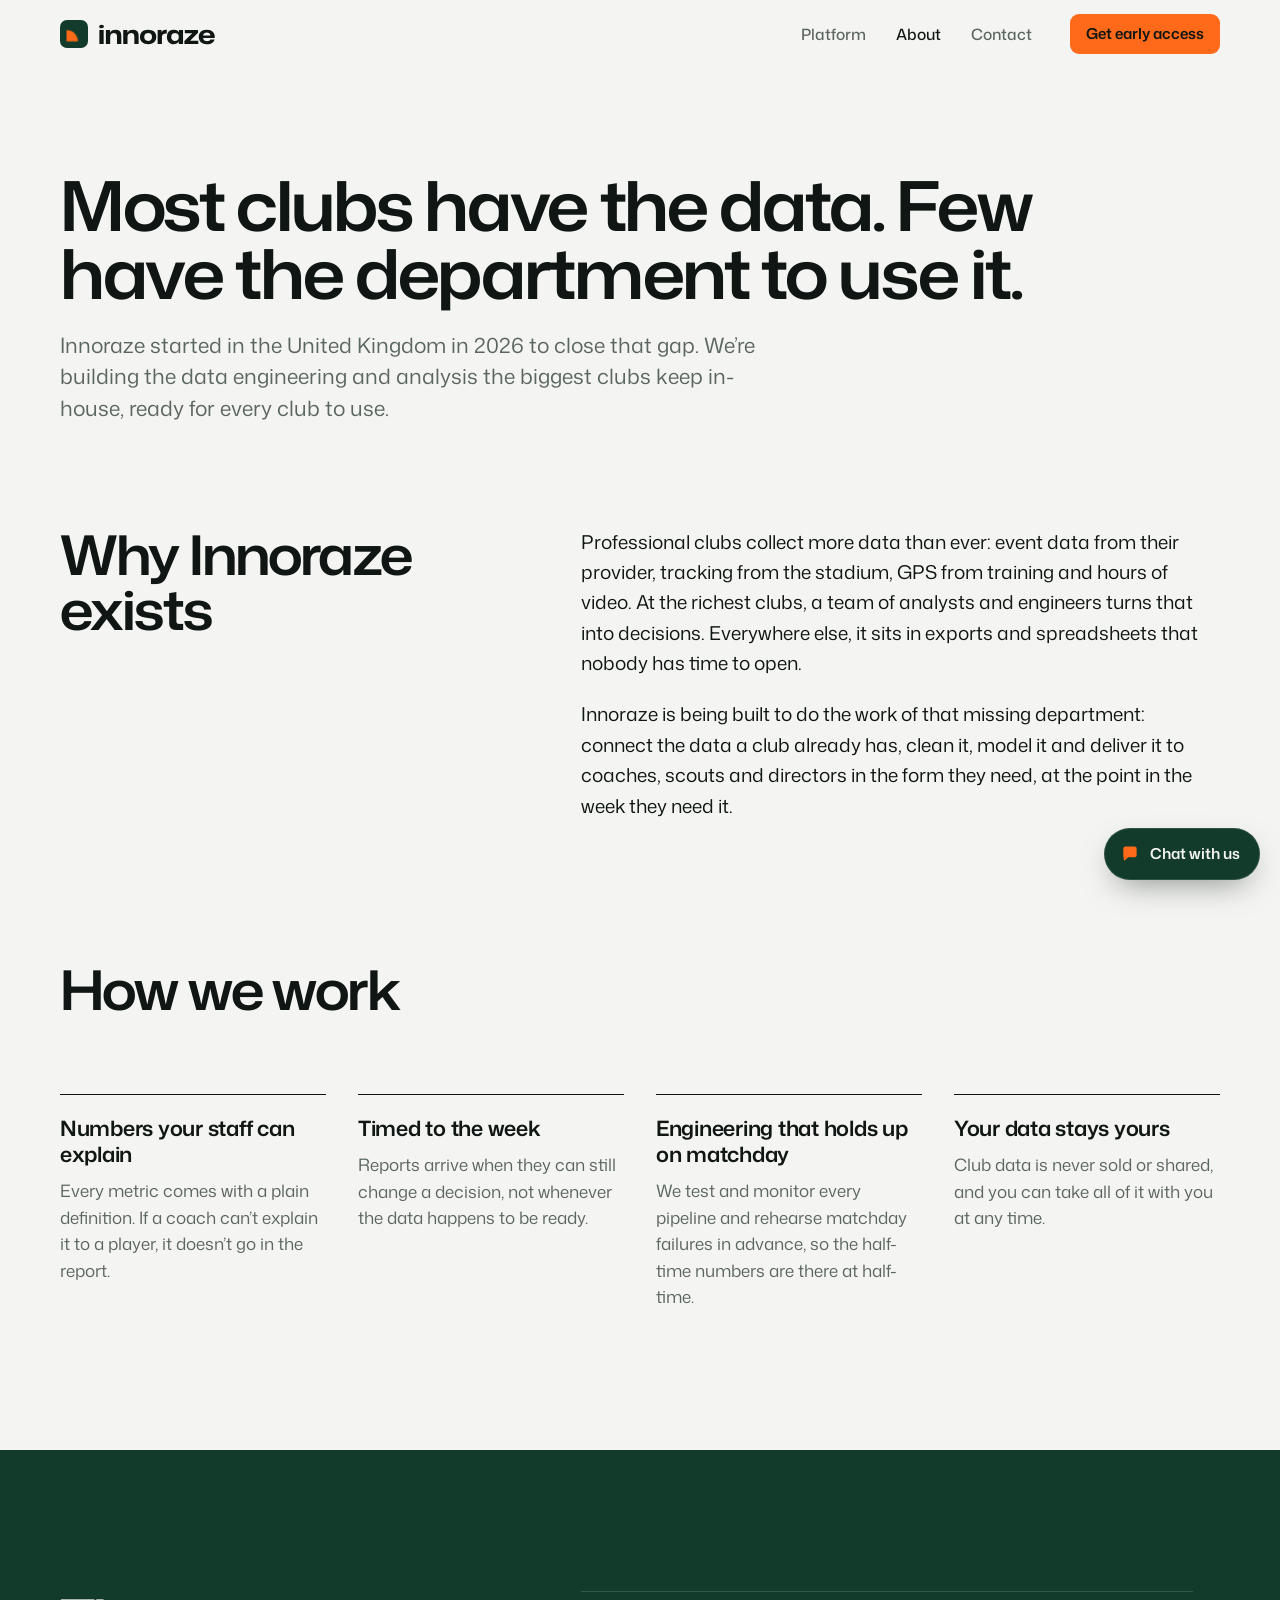
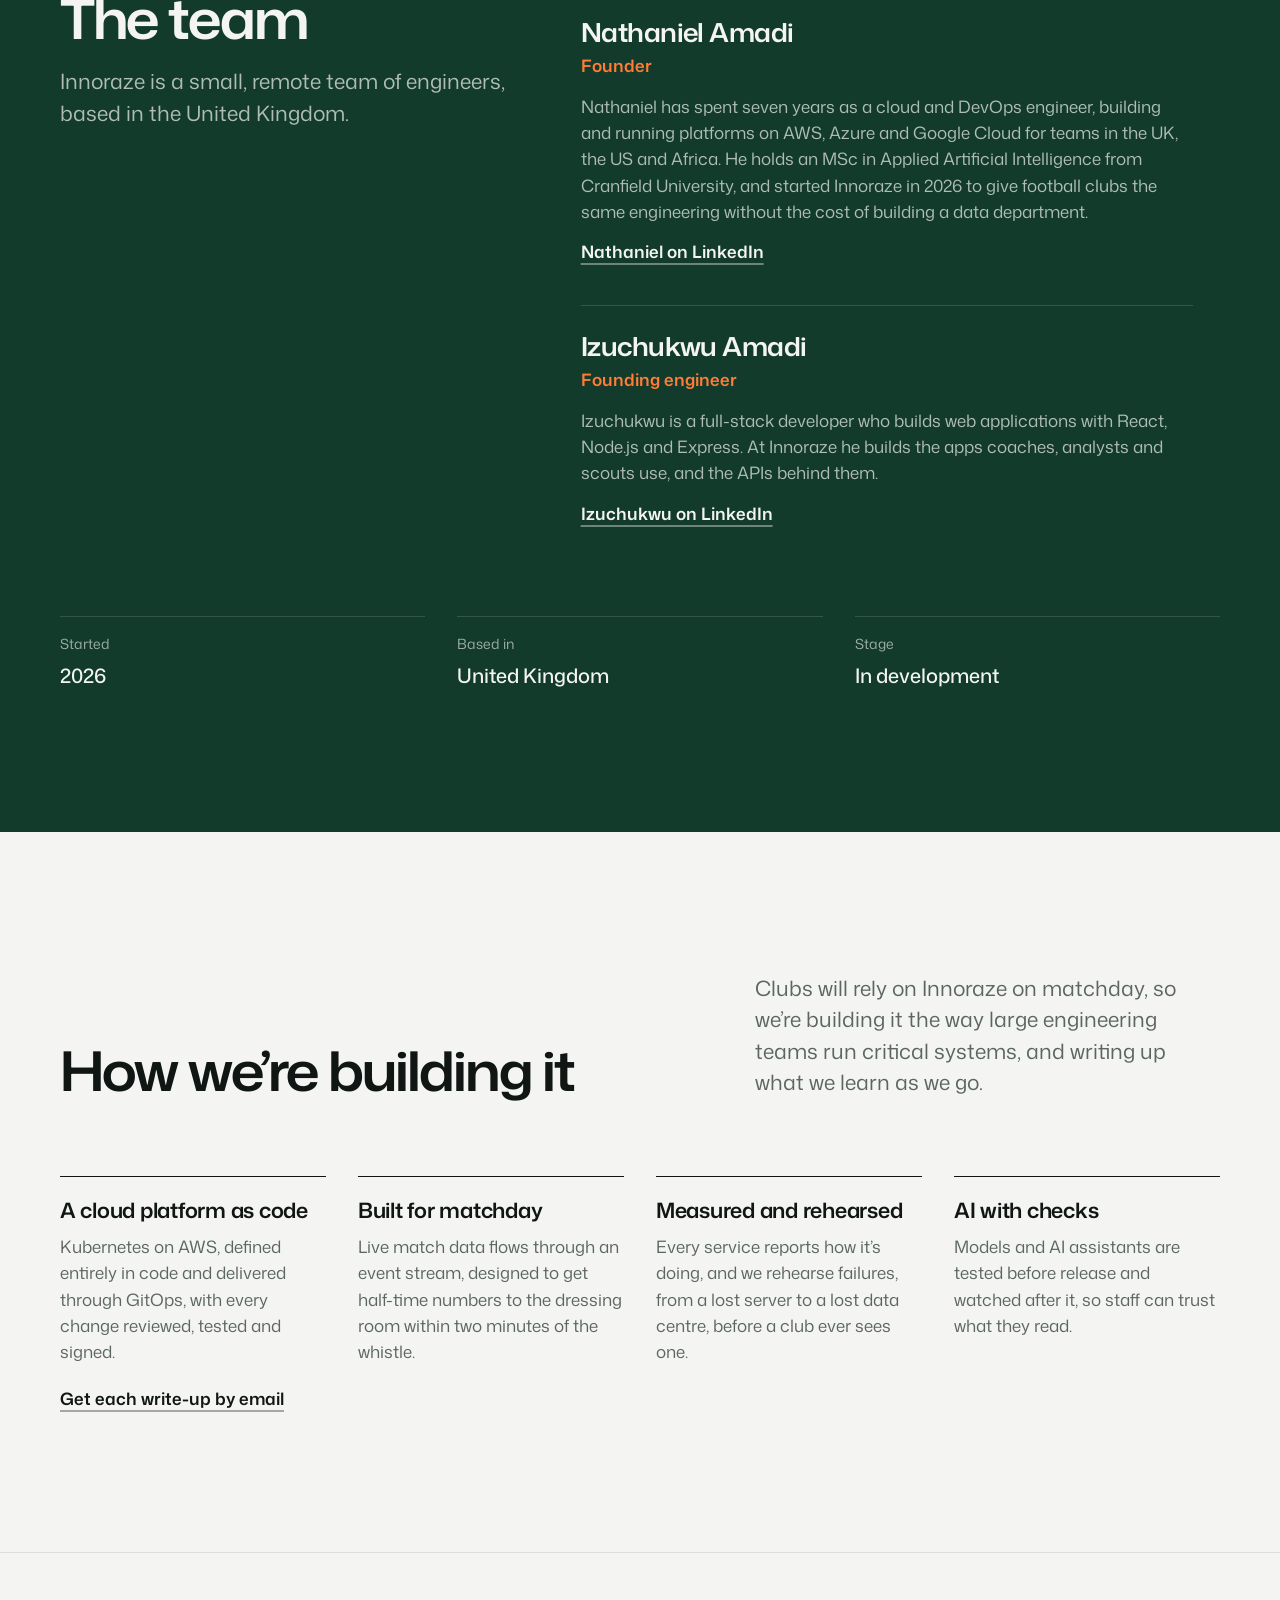
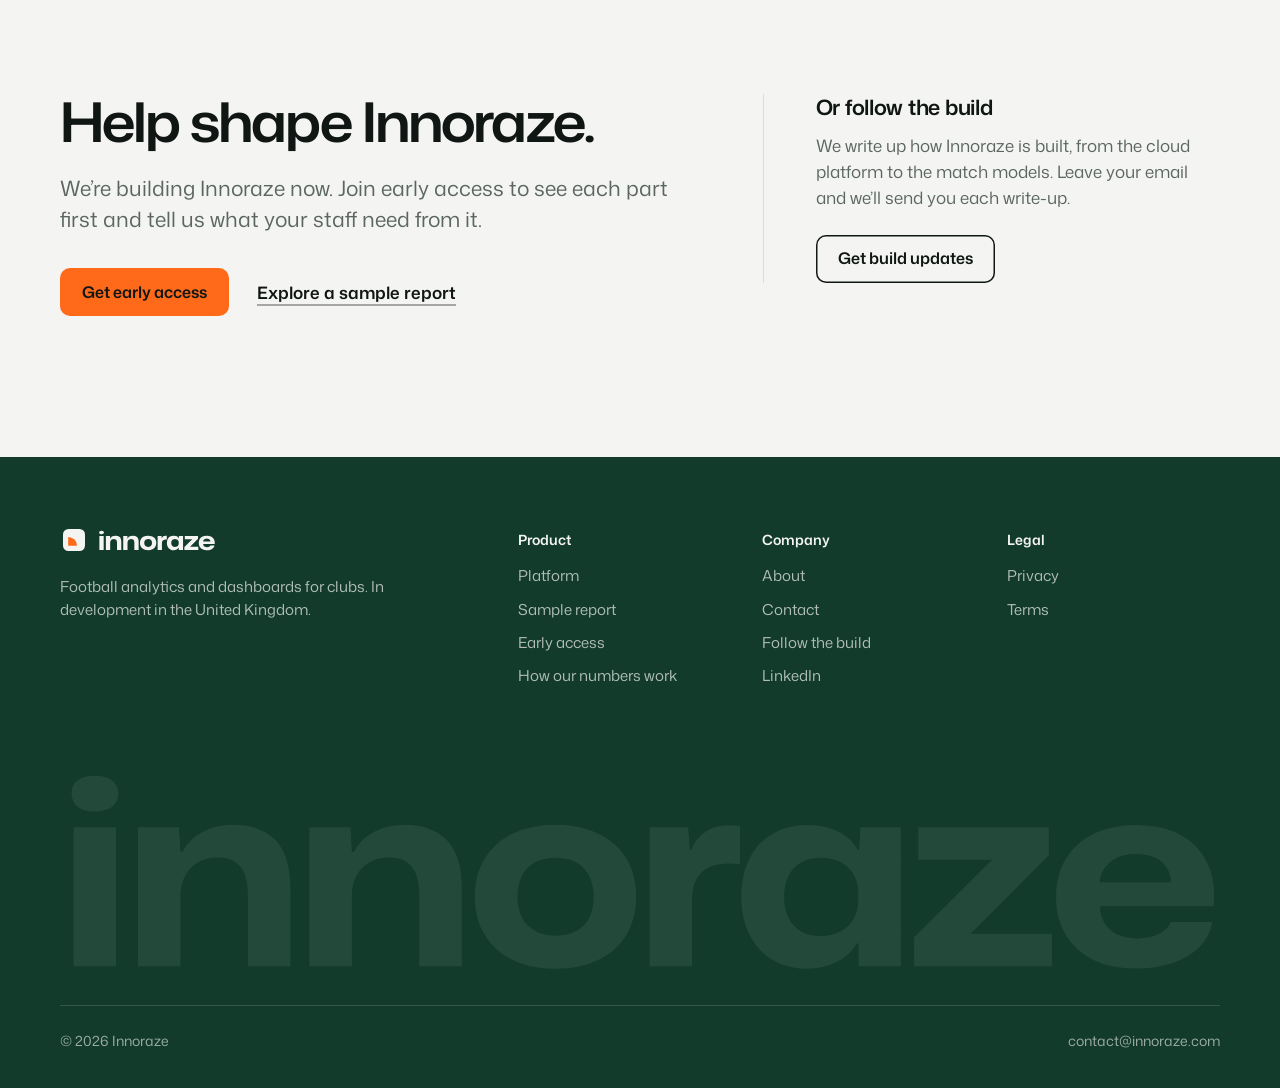
<file: about.html>
<!doctype html>
<html lang="en-GB">
<head>
  <meta charset="utf-8">
  <meta name="viewport" content="width=device-width, initial-scale=1">
  <title>About | Innoraze</title>
  <meta name="description" content="Innoraze is building the data engineering and analysis the biggest clubs keep in-house, for every club. Started in the United Kingdom in 2026.">
  <link rel="canonical" href="https://innoraze.com/about">
  <meta name="theme-color" content="#f4f5f2">
  <meta property="og:type" content="website">
  <meta property="og:site_name" content="Innoraze">
  <meta property="og:url" content="https://innoraze.com/about">
  <meta property="og:title" content="About | Innoraze">
  <meta property="og:description" content="Innoraze is building the data engineering and analysis the biggest clubs keep in-house, for every club. Started in the United Kingdom in 2026.">
  <meta property="og:image" content="https://innoraze.com/assets/og.png?v=3">
  <meta property="og:image:width" content="1200">
  <meta property="og:image:height" content="630">
  <meta name="twitter:card" content="summary_large_image">
  <link rel="icon" href="/favicon.ico" sizes="48x48">
  <link rel="icon" href="assets/favicon.svg?v=2" type="image/svg+xml">
  <link rel="apple-touch-icon" href="assets/apple-touch-icon.png?v=2">
  <link rel="manifest" href="manifest.webmanifest?v=2">
  <link rel="preload" href="assets/fonts/mona-sans-latin.woff2" as="font" type="font/woff2" crossorigin>
  <link rel="stylesheet" href="assets/style.css?v=6">
  <script>document.documentElement.classList.add('js');try{if(!sessionStorage.getItem('iz'))document.documentElement.classList.add('first-visit');sessionStorage.setItem('iz','1')}catch(e){}</script>
  <script src="assets/config.js?v=5" defer></script>
  <script src="assets/app.js?v=6" defer></script>
  <script type="speculationrules">{"prefetch":[{"source":"document","where":{"href_matches":"/*"},"eagerness":"moderate"}]}</script>
</head>
<body>
  <a class="skip" href="#main">Skip to content</a>

  <header class="site-header" data-header>
    <div class="wrap">
      <a class="brand" href="./" aria-label="Innoraze home"><svg class="mark" viewBox="0 0 32 32" aria-hidden="true"><rect width="32" height="32" rx="8" fill="#123B2C"/><path d="M7.5 24.5V11.5a13 13 0 0 1 13 13z" fill="#FF6A1A"/></svg><svg aria-hidden="true" viewBox="0 -800 4480 840"><path fill="#101613" d="M52.22851911187172 0.0V-536.2859497070312H216.37266670912504V0.0ZM134.80059291049838 -597.5711199082434Q90.20216206088662 -597.5711199082434 67.28682670556009 -616.6426539830863Q44.371491350233555 -635.7141880579293 44.371491350233555 -666.285857282579Q44.371491350233555 -700.571793038398 69.28682060167193 -717.7861938476562Q94.20214985311031 -735.0005946569145 134.80059291049838 -735.0005946569145Q179.39902376011014 -735.0005946569145 202.31435911543667 -716.3576267790049Q225.2296944707632 -697.7146589010954 225.2296944707632 -666.285857282579Q225.2296944707632 -632.2856270931661 200.31436521932483 -614.9283735007048Q175.39903596788645 -597.5711199082434 134.80059291049838 -597.5711199082434Z M301.2285191118717 0.0V-536.2859497070312H459.6297450438142L465.315522108227 -442.02916957065463H473.5441144630313Q498.91542096436024 -492.0290265753865 552.1866367850453 -518.8717825748026Q605.4578526057303 -545.7145385742188 665.7433384470642 -545.7145385742188Q715.5146414600313 -545.7145385742188 756.4716962520033 -532.885978480801Q797.4287510439754 -520.0574183873832 827.1429844424129 -491.5431579593569Q856.8572178408504 -463.0288975313306 873.3286150228232 -415.90037929080427Q889.8000122047961 -368.77186105027795 889.8000122047961 -300.25766776129603V0.0H725.6558646075428V-270.2573486343026Q725.6558646075428 -318.5998291037977 714.1131426133215 -351.8996189683676Q702.5704206191003 -385.1994088329375 676.6278111040592 -402.4564601369202Q650.6852015890181 -419.71351144090295 607.3998168930411 -419.71351144090295Q563.8573399111629 -419.71351144090295 532.0719491112977 -400.5136518217623Q500.2865583114326 -381.3137922026217 482.8010402098298 -348.39979771338403Q465.315522108227 -315.48580322414637 465.315522108227 -273.029120747V0.0Z M963.2285191118717 0.0V-536.2859497070312H1121.6297450438142L1127.315522108227 -442.02916957065463H1135.5441144630313Q1160.9154209643602 -492.0290265753865 1214.1866367850453 -518.8717825748026Q1267.4578526057303 -545.7145385742188 1327.7433384470642 -545.7145385742188Q1377.5146414600313 -545.7145385742188 1418.4716962520033 -532.885978480801Q1459.4287510439754 -520.0574183873832 1489.1429844424129 -491.5431579593569Q1518.8572178408504 -463.0288975313306 1535.3286150228232 -415.90037929080427Q1551.800012204796 -368.77186105027795 1551.800012204796 -300.25766776129603V0.0H1387.6558646075428V-270.2573486343026Q1387.6558646075428 -318.5998291037977 1376.1131426133215 -351.8996189683676Q1364.5704206191003 -385.1994088329375 1338.6278111040592 -402.4564601369202Q1312.685201589018 -419.71351144090295 1269.3998168930411 -419.71351144090295Q1225.8573399111629 -419.71351144090295 1194.0719491112977 -400.5136518217623Q1162.2865583114326 -381.3137922026217 1144.8010402098298 -348.39979771338403Q1127.315522108227 -315.48580322414637 1127.315522108227 -273.029120747V0.0Z M1913.77117222175 9.885710798203945Q1843.5712193064392 9.885710798203945 1786.3141226619482 -8.75714198499918Q1729.0570260174572 -27.399994768202305 1687.7999145500362 -63.32857578806579Q1646.5428030826151 -99.25715680792928 1624.285676792264 -150.7286150250584Q1602.0285505019128 -202.2000732421875 1602.0285505019128 -267.71441650390625Q1602.0285505019128 -354.31443917378783 1640.6427795402706 -416.4858947750181Q1679.2570085786283 -478.65735037624836 1749.2140947598964 -512.1859444752336Q1819.1711809411645 -545.7145385742188 1913.77117222175 -545.7145385742188Q1983.9139805361629 -545.7145385742188 2041.1710771806538 -527.0716857910156Q2098.4281738251448 -508.4288330078125 2139.628140691668 -472.500251987949Q2180.828107558191 -436.5716709680855 2203.085233848542 -385.0287937708199Q2225.342360138893 -333.4859165735543 2225.342360138893 -267.7715611048043Q2225.342360138893 -182.40009940043092 2187.0424168147147 -119.78578840009868Q2148.742473490536 -57.171477399766445 2078.999673895538 -23.64288330078125Q2009.2568743005395 9.885710798203945 1913.77117222175 9.885710798203945ZM1913.714027620852 -117.45815255120397Q1960.3421247191727 -117.45815255120397 1993.2989257797599 -135.42944335751235Q2026.255726840347 -153.40073416382074 2043.7269627153873 -187.3005283884704Q2061.1981985904276 -221.20032261312008 2061.1981985904276 -267.7715611048043Q2061.1981985904276 -303.28570207953453 2051.255450438708 -331.32840227521956Q2041.3127022869885 -359.3711024709046 2022.4414725154638 -378.8995448537171Q2003.5702427439392 -398.4279872365296 1976.1276776976883 -408.7136169448495Q1948.6851126514375 -418.9992466531694 1913.77117222175 -418.9992466531694Q1867.7145019508898 -418.9992466531694 1834.7291285898536 -400.999383546412Q1801.7437552288175 -382.9995204396546 1784.2439470533282 -349.17116001807153Q1766.7441388778389 -315.3427995964885 1766.7441388778389 -267.71441650390625Q1766.7441388778389 -232.48598109558225 1776.6868870295584 -204.72899431362748Q1786.629635181278 -176.97200753167272 1805.5294372532517 -157.50070974975824Q1824.4292393252254 -138.02941196784377 1851.6860970612615 -127.74378225952387Q1878.9429547972977 -117.45815255120397 1913.714027620852 -117.45815255120397Z M2277.2285191118717 0.0V-536.2859497070312H2425.9439854174852L2432.0868687182665 -450.7147373743355H2438.2297677136958Q2455.372635319829 -495.1718994155526 2493.6440124474466 -519.5146379750222Q2531.915389575064 -543.8573765344918 2584.372436519712 -543.8573765344918Q2596.9152047261596 -543.8573765344918 2607.2865565679967 -543.3716823030263Q2617.657908409834 -542.8859880715609 2626.3721888922155 -541.5717337466776V-392.57052002102137Q2616.343668036163 -394.68476213887334 2604.372294396162 -395.6276027150452Q2592.400920756161 -396.5704432912171 2580.6581106968224 -396.5704432912171Q2536.943729069084 -396.5704432912171 2506.2295035179704 -382.0704816561192Q2475.515277966857 -367.57052002102137 2459.0153834708035 -337.35631539672613Q2442.51548897475 -307.1421107724309 2441.086961142719 -259.5708007849753V0.0Z M2885.428041294217 9.657149832695723Q2828.4853079654276 9.657149832695723 2781.6355061970003 -9.61885891721215Q2734.785704428573 -28.89486766712002 2701.078529878641 -65.24742947385278Q2667.371355328709 -101.59999128058553 2649.1856785360724 -152.7509566217152Q2631.000001743436 -203.90192196284485 2631.000001743436 -267.7144008092582Q2631.000001743436 -353.673092757026 2662.899934604764 -415.8652398775566Q2694.799867466092 -478.05738699808717 2752.2598637312 -511.45738874189556Q2809.7198599963076 -544.857390485704 2885.253636372527 -544.857390485704Q2934.9992396757007 -544.857390485704 2972.999078368768 -533.0002894811332Q3010.9989170618355 -521.1431884765625 3038.0130911692977 -500.0289777480066Q3065.02726527676 -478.91476701945066 3079.627195958048 -450.42914167046547H3086.5129673555493L3091.5574564623334 -536.2859497070312H3247.4571010023355V0.0H3084.7701956629753L3083.6558332182467 -87.34241420403123H3076.8483214961448Q3053.513024903834 -42.99975062906742 3001.856113979593 -16.67130039818585Q2950.199203055352 9.657149832695723 2885.428041294217 9.657149832695723ZM2937.5143467485905 -116.20100969448686Q2983.4207096417485 -116.20100969448686 3016.0805443332188 -134.61037989892066Q3048.740379024689 -153.01975010335445 3065.7409528011553 -184.1623962391168Q3082.7415265776217 -215.30504237487912 3082.7415265776217 -253.28579973429441V-284.4857561402023Q3082.7415265776217 -322.771323941648 3065.598085195022 -353.12827323004603Q3048.4546438124225 -383.48522251844406 3015.866242924019 -401.2707990389317Q2983.2778420356153 -419.0563755594194 2938.2286847792566 -419.0563755594194Q2895.263665848835 -419.0563755594194 2863.6113829748197 -401.4850420281291Q2831.9591001008043 -383.9137084968388 2814.265926129947 -350.05676095187664Q2796.572752159089 -316.1998134069145 2796.572752159089 -267.7144008092582Q2796.572752159089 -220.40038888156414 2813.715421836823 -186.21487426757812Q2830.8580915145576 -152.0293596535921 2862.4406607463957 -134.11518467403948Q2894.0232299782338 -116.20100969448686 2937.5143467485905 -116.20100969448686Z M3298.371568080038 0.0V-110.572345841676L3600.1410941034555 -410.99920131266117H3314.8287510462105V-536.2859497070312H3819.1427019387484V-428.7136352546513L3516.744588792324 -125.28674839437008H3830.828384835273V0.0Z M4154.932779947917 9.400004069010416Q4058.266316731771 9.400004069010416 3989.2998046875 -24.866658528645836Q3920.333292643229 -59.133321126302086 3883.4667154947915 -120.8333231608073Q3846.600138346354 -182.5333251953125 3846.600138346354 -264.8666585286458Q3846.600138346354 -352.5999755859375 3884.633371988932 -415.23331705729163Q3922.6666056315103 -477.8666585286458 3992.0997619628906 -511.5Q4061.532918294271 -545.1333414713541 4155.199361165364 -545.1333414713541Q4260.132486979167 -545.1333414713541 4330.132314046225 -505.79999796549475Q4400.132141113281 -466.46665445963544 4432.365376790365 -395.93332926432294Q4464.598612467448 -325.40000406901044 4455.198628743489 -230.86673990885416H4016.7997436523438Q4017.8663940429688 -190.60001627604166 4035.999674479167 -163.0999755859375Q4054.1329549153647 -135.59993489583331 4086.6995340983076 -121.36658732096353Q4119.26611328125 -107.13323974609374 4162.132670084636 -107.13323974609374Q4209.799255371094 -107.13323974609374 4244.965779622396 -124.66656494140625Q4280.132303873698 -142.19989013671875 4289.932291666667 -170.19989013671875H4450.531962076823Q4440.731994628906 -113.99993896484375 4400.432108561197 -73.76663208007812Q4360.132222493489 -33.5333251953125 4296.999064127604 -12.066660563151043Q4233.865905761719 9.400004069010416 4154.932779947917 9.400004069010416ZM4013.1331380208335 -312.73333740234375 4005.999715169271 -323.6000569661458H4299.999003092448L4291.132263183594 -313.26666259765625Q4291.198954264323 -352.26670328776044 4275.0656636556 -378.9667053222656Q4258.932373046875 -405.6667073567708 4228.5324605306 -419.3333740234375Q4198.132548014323 -433.0000406901042 4155.199361165364 -433.0000406901042Q4112.5994873046875 -433.0000406901042 4081.399576822917 -418.5000406901042Q4050.199666341146 -404.0000406901042 4032.8997192382812 -377.0333658854167Q4015.5997721354165 -350.0666910807292 4013.1331380208335 -312.73333740234375Z"/></svg></a>
      <button class="nav-toggle" type="button" aria-expanded="false" aria-controls="site-nav" data-nav-toggle><span></span><span class="sr-only">Menu</span></button>
      <nav class="nav" id="site-nav" aria-label="Main">
        <a href="platform">Platform</a><a href="about" aria-current="page">About</a><a href="contact">Contact</a>
        <a class="btn btn--small" href="contact?topic=access">Get early access</a>
      </nav>
    </div>
  </header>

  <main id="main">
    <section class="page-hero" aria-labelledby="page-title">
      <div class="wrap">
        <h1 class="display display--page" id="page-title">Most clubs have the data. Few have the department to use it.</h1>
        <p class="lede">Innoraze started in the United Kingdom in 2026 to close that gap. We’re building the data engineering and analysis the biggest clubs keep in-house, ready for every club to use.</p>
      </div>
    </section>

    <section class="section section--flush-top" aria-labelledby="story-title">
      <div class="wrap story">
        <h2 class="h2" id="story-title">Why Innoraze exists</h2>
        <div class="prose">
          <p>Professional clubs collect more data than ever: event data from their provider, tracking from the stadium, GPS from training and hours of video. At the richest clubs, a team of analysts and engineers turns that into decisions. Everywhere else, it sits in exports and spreadsheets that nobody has time to open.</p>
          <p>Innoraze is being built to do the work of that missing department: connect the data a club already has, clean it, model it and deliver it to coaches, scouts and directors in the form they need, at the point in the week they need it.</p>
        </div>
      </div>
    </section>

    <section class="section section--flush-top" aria-labelledby="principles-title">
      <div class="wrap">
        <div class="section-head section-head--stack">
          <h2 class="h2" id="principles-title">How we work</h2>
        </div>
        <ul class="roles">
          <li><h3 class="h3">Numbers your staff can explain</h3><p>Every metric comes with a plain definition. If a coach can’t explain it to a player, it doesn’t go in the report.</p></li>
          <li><h3 class="h3">Timed to the week</h3><p>Reports arrive when they can still change a decision, not whenever the data happens to be ready.</p></li>
          <li><h3 class="h3">Engineering that holds up on matchday</h3><p>We test and monitor every pipeline and rehearse matchday failures in advance, so the half-time numbers are there at half-time.</p></li>
          <li><h3 class="h3">Your data stays yours</h3><p>Club data is never sold or shared, and you can take all of it with you at any time.</p></li>
        </ul>
      </div>
    </section>

    <section class="band dark section" aria-labelledby="team-title">
      <div class="wrap founder">
        <div>
          <h2 class="h2" id="team-title">The team</h2>
          <p class="lede">Innoraze is a small, remote team of engineers, based in the United Kingdom.</p>
        </div>
        <div class="founder__cards">
          <div class="founder__card">
            <h3 class="h3">Nathaniel Amadi</h3>
            <p class="founder__role">Founder</p>
            <p>Nathaniel has spent seven years as a cloud and DevOps engineer, building and running platforms on AWS, Azure and Google Cloud for teams in the UK, the US and Africa. He holds an MSc in Applied Artificial Intelligence from Cranfield University, and started Innoraze in 2026 to give football clubs the same engineering without the cost of building a data department.</p>
            <p><a class="link" href="https://www.linkedin.com/in/amadinathaniel/" rel="noopener">Nathaniel on LinkedIn</a></p>
          </div>
          <div class="founder__card">
            <h3 class="h3">Izuchukwu Amadi</h3>
            <p class="founder__role">Founding engineer</p>
            <p>Izuchukwu is a full-stack developer who builds web applications with React, Node.js and Express. At Innoraze he builds the apps coaches, analysts and scouts use, and the APIs behind them.</p>
            <p><a class="link" href="https://www.linkedin.com/in/izuchukwu-amadi-565191293/" rel="noopener">Izuchukwu on LinkedIn</a></p>
          </div>
        </div>
      </div>
      <div class="wrap">
        <dl class="facts">
          <div><dt>Started</dt><dd>2026</dd></div>
          <div><dt>Based in</dt><dd>United Kingdom</dd></div>
          <div><dt>Stage</dt><dd>In development</dd></div>
        </dl>
      </div>
    </section>

    <section class="section" id="build" aria-labelledby="build-title">
      <div class="wrap">
        <div class="section-head">
          <h2 class="h2" id="build-title">How we’re building it</h2>
          <p class="lede">Clubs will rely on Innoraze on matchday, so we’re building it the way large engineering teams run critical systems, and writing up what we learn as we go.</p>
        </div>
        <ul class="roles">
          <li><h3 class="h3">A cloud platform as code</h3><p>Kubernetes on AWS, defined entirely in code and delivered through GitOps, with every change reviewed, tested and signed.</p></li>
          <li><h3 class="h3">Built for matchday</h3><p>Live match data flows through an event stream, designed to get half-time numbers to the dressing room within two minutes of the whistle.</p></li>
          <li><h3 class="h3">Measured and rehearsed</h3><p>Every service reports how it’s doing, and we rehearse failures, from a lost server to a lost data centre, before a club ever sees one.</p></li>
          <li><h3 class="h3">AI with checks</h3><p>Models and AI assistants are tested before release and watched after it, so staff can trust what they read.</p></li>
        </ul>
        <p class="defs__more"><a class="link" href="contact?topic=updates">Get each write-up by email</a></p>
      </div>
    </section>

    <section class="closing" aria-labelledby="closing-title">
      <div class="wrap closing__inner">
        <div>
          <h2 class="h2" id="closing-title">Help shape Innoraze.</h2>
          <p class="lede">We’re building Innoraze now. Join early access to see each part first and tell us what your staff need from it.</p>
          <div class="actions"><a class="btn" href="contact?topic=access">Get early access</a><a class="link" href="sample-report">Explore a sample report</a></div>
        </div>
        <div class="offer">
          <h3 class="h3">Or follow the build</h3>
          <p>We write up how Innoraze is built, from the cloud platform to the match models. Leave your email and we’ll send you each write-up.</p>
          <a class="btn btn--ghost" href="contact?topic=updates">Get build updates</a>
        </div>
      </div>
    </section>
  </main>

  <footer class="site-footer dark">
    <div class="wrap">
      <div class="footer-top">
        <div>
          <a class="brand" href="./" aria-label="Innoraze home"><svg class="mark" viewBox="0 0 32 32" aria-hidden="true"><rect width="32" height="32" rx="8" fill="#F4F5F2"/><path d="M7.5 24.5V11.5a13 13 0 0 1 13 13z" fill="#FF6A1A"/></svg><svg aria-hidden="true" viewBox="0 -800 4480 840"><path fill="#F4F5F2" d="M52.22851911187172 0.0V-536.2859497070312H216.37266670912504V0.0ZM134.80059291049838 -597.5711199082434Q90.20216206088662 -597.5711199082434 67.28682670556009 -616.6426539830863Q44.371491350233555 -635.7141880579293 44.371491350233555 -666.285857282579Q44.371491350233555 -700.571793038398 69.28682060167193 -717.7861938476562Q94.20214985311031 -735.0005946569145 134.80059291049838 -735.0005946569145Q179.39902376011014 -735.0005946569145 202.31435911543667 -716.3576267790049Q225.2296944707632 -697.7146589010954 225.2296944707632 -666.285857282579Q225.2296944707632 -632.2856270931661 200.31436521932483 -614.9283735007048Q175.39903596788645 -597.5711199082434 134.80059291049838 -597.5711199082434Z M301.2285191118717 0.0V-536.2859497070312H459.6297450438142L465.315522108227 -442.02916957065463H473.5441144630313Q498.91542096436024 -492.0290265753865 552.1866367850453 -518.8717825748026Q605.4578526057303 -545.7145385742188 665.7433384470642 -545.7145385742188Q715.5146414600313 -545.7145385742188 756.4716962520033 -532.885978480801Q797.4287510439754 -520.0574183873832 827.1429844424129 -491.5431579593569Q856.8572178408504 -463.0288975313306 873.3286150228232 -415.90037929080427Q889.8000122047961 -368.77186105027795 889.8000122047961 -300.25766776129603V0.0H725.6558646075428V-270.2573486343026Q725.6558646075428 -318.5998291037977 714.1131426133215 -351.8996189683676Q702.5704206191003 -385.1994088329375 676.6278111040592 -402.4564601369202Q650.6852015890181 -419.71351144090295 607.3998168930411 -419.71351144090295Q563.8573399111629 -419.71351144090295 532.0719491112977 -400.5136518217623Q500.2865583114326 -381.3137922026217 482.8010402098298 -348.39979771338403Q465.315522108227 -315.48580322414637 465.315522108227 -273.029120747V0.0Z M963.2285191118717 0.0V-536.2859497070312H1121.6297450438142L1127.315522108227 -442.02916957065463H1135.5441144630313Q1160.9154209643602 -492.0290265753865 1214.1866367850453 -518.8717825748026Q1267.4578526057303 -545.7145385742188 1327.7433384470642 -545.7145385742188Q1377.5146414600313 -545.7145385742188 1418.4716962520033 -532.885978480801Q1459.4287510439754 -520.0574183873832 1489.1429844424129 -491.5431579593569Q1518.8572178408504 -463.0288975313306 1535.3286150228232 -415.90037929080427Q1551.800012204796 -368.77186105027795 1551.800012204796 -300.25766776129603V0.0H1387.6558646075428V-270.2573486343026Q1387.6558646075428 -318.5998291037977 1376.1131426133215 -351.8996189683676Q1364.5704206191003 -385.1994088329375 1338.6278111040592 -402.4564601369202Q1312.685201589018 -419.71351144090295 1269.3998168930411 -419.71351144090295Q1225.8573399111629 -419.71351144090295 1194.0719491112977 -400.5136518217623Q1162.2865583114326 -381.3137922026217 1144.8010402098298 -348.39979771338403Q1127.315522108227 -315.48580322414637 1127.315522108227 -273.029120747V0.0Z M1913.77117222175 9.885710798203945Q1843.5712193064392 9.885710798203945 1786.3141226619482 -8.75714198499918Q1729.0570260174572 -27.399994768202305 1687.7999145500362 -63.32857578806579Q1646.5428030826151 -99.25715680792928 1624.285676792264 -150.7286150250584Q1602.0285505019128 -202.2000732421875 1602.0285505019128 -267.71441650390625Q1602.0285505019128 -354.31443917378783 1640.6427795402706 -416.4858947750181Q1679.2570085786283 -478.65735037624836 1749.2140947598964 -512.1859444752336Q1819.1711809411645 -545.7145385742188 1913.77117222175 -545.7145385742188Q1983.9139805361629 -545.7145385742188 2041.1710771806538 -527.0716857910156Q2098.4281738251448 -508.4288330078125 2139.628140691668 -472.500251987949Q2180.828107558191 -436.5716709680855 2203.085233848542 -385.0287937708199Q2225.342360138893 -333.4859165735543 2225.342360138893 -267.7715611048043Q2225.342360138893 -182.40009940043092 2187.0424168147147 -119.78578840009868Q2148.742473490536 -57.171477399766445 2078.999673895538 -23.64288330078125Q2009.2568743005395 9.885710798203945 1913.77117222175 9.885710798203945ZM1913.714027620852 -117.45815255120397Q1960.3421247191727 -117.45815255120397 1993.2989257797599 -135.42944335751235Q2026.255726840347 -153.40073416382074 2043.7269627153873 -187.3005283884704Q2061.1981985904276 -221.20032261312008 2061.1981985904276 -267.7715611048043Q2061.1981985904276 -303.28570207953453 2051.255450438708 -331.32840227521956Q2041.3127022869885 -359.3711024709046 2022.4414725154638 -378.8995448537171Q2003.5702427439392 -398.4279872365296 1976.1276776976883 -408.7136169448495Q1948.6851126514375 -418.9992466531694 1913.77117222175 -418.9992466531694Q1867.7145019508898 -418.9992466531694 1834.7291285898536 -400.999383546412Q1801.7437552288175 -382.9995204396546 1784.2439470533282 -349.17116001807153Q1766.7441388778389 -315.3427995964885 1766.7441388778389 -267.71441650390625Q1766.7441388778389 -232.48598109558225 1776.6868870295584 -204.72899431362748Q1786.629635181278 -176.97200753167272 1805.5294372532517 -157.50070974975824Q1824.4292393252254 -138.02941196784377 1851.6860970612615 -127.74378225952387Q1878.9429547972977 -117.45815255120397 1913.714027620852 -117.45815255120397Z M2277.2285191118717 0.0V-536.2859497070312H2425.9439854174852L2432.0868687182665 -450.7147373743355H2438.2297677136958Q2455.372635319829 -495.1718994155526 2493.6440124474466 -519.5146379750222Q2531.915389575064 -543.8573765344918 2584.372436519712 -543.8573765344918Q2596.9152047261596 -543.8573765344918 2607.2865565679967 -543.3716823030263Q2617.657908409834 -542.8859880715609 2626.3721888922155 -541.5717337466776V-392.57052002102137Q2616.343668036163 -394.68476213887334 2604.372294396162 -395.6276027150452Q2592.400920756161 -396.5704432912171 2580.6581106968224 -396.5704432912171Q2536.943729069084 -396.5704432912171 2506.2295035179704 -382.0704816561192Q2475.515277966857 -367.57052002102137 2459.0153834708035 -337.35631539672613Q2442.51548897475 -307.1421107724309 2441.086961142719 -259.5708007849753V0.0Z M2885.428041294217 9.657149832695723Q2828.4853079654276 9.657149832695723 2781.6355061970003 -9.61885891721215Q2734.785704428573 -28.89486766712002 2701.078529878641 -65.24742947385278Q2667.371355328709 -101.59999128058553 2649.1856785360724 -152.7509566217152Q2631.000001743436 -203.90192196284485 2631.000001743436 -267.7144008092582Q2631.000001743436 -353.673092757026 2662.899934604764 -415.8652398775566Q2694.799867466092 -478.05738699808717 2752.2598637312 -511.45738874189556Q2809.7198599963076 -544.857390485704 2885.253636372527 -544.857390485704Q2934.9992396757007 -544.857390485704 2972.999078368768 -533.0002894811332Q3010.9989170618355 -521.1431884765625 3038.0130911692977 -500.0289777480066Q3065.02726527676 -478.91476701945066 3079.627195958048 -450.42914167046547H3086.5129673555493L3091.5574564623334 -536.2859497070312H3247.4571010023355V0.0H3084.7701956629753L3083.6558332182467 -87.34241420403123H3076.8483214961448Q3053.513024903834 -42.99975062906742 3001.856113979593 -16.67130039818585Q2950.199203055352 9.657149832695723 2885.428041294217 9.657149832695723ZM2937.5143467485905 -116.20100969448686Q2983.4207096417485 -116.20100969448686 3016.0805443332188 -134.61037989892066Q3048.740379024689 -153.01975010335445 3065.7409528011553 -184.1623962391168Q3082.7415265776217 -215.30504237487912 3082.7415265776217 -253.28579973429441V-284.4857561402023Q3082.7415265776217 -322.771323941648 3065.598085195022 -353.12827323004603Q3048.4546438124225 -383.48522251844406 3015.866242924019 -401.2707990389317Q2983.2778420356153 -419.0563755594194 2938.2286847792566 -419.0563755594194Q2895.263665848835 -419.0563755594194 2863.6113829748197 -401.4850420281291Q2831.9591001008043 -383.9137084968388 2814.265926129947 -350.05676095187664Q2796.572752159089 -316.1998134069145 2796.572752159089 -267.7144008092582Q2796.572752159089 -220.40038888156414 2813.715421836823 -186.21487426757812Q2830.8580915145576 -152.0293596535921 2862.4406607463957 -134.11518467403948Q2894.0232299782338 -116.20100969448686 2937.5143467485905 -116.20100969448686Z M3298.371568080038 0.0V-110.572345841676L3600.1410941034555 -410.99920131266117H3314.8287510462105V-536.2859497070312H3819.1427019387484V-428.7136352546513L3516.744588792324 -125.28674839437008H3830.828384835273V0.0Z M4154.932779947917 9.400004069010416Q4058.266316731771 9.400004069010416 3989.2998046875 -24.866658528645836Q3920.333292643229 -59.133321126302086 3883.4667154947915 -120.8333231608073Q3846.600138346354 -182.5333251953125 3846.600138346354 -264.8666585286458Q3846.600138346354 -352.5999755859375 3884.633371988932 -415.23331705729163Q3922.6666056315103 -477.8666585286458 3992.0997619628906 -511.5Q4061.532918294271 -545.1333414713541 4155.199361165364 -545.1333414713541Q4260.132486979167 -545.1333414713541 4330.132314046225 -505.79999796549475Q4400.132141113281 -466.46665445963544 4432.365376790365 -395.93332926432294Q4464.598612467448 -325.40000406901044 4455.198628743489 -230.86673990885416H4016.7997436523438Q4017.8663940429688 -190.60001627604166 4035.999674479167 -163.0999755859375Q4054.1329549153647 -135.59993489583331 4086.6995340983076 -121.36658732096353Q4119.26611328125 -107.13323974609374 4162.132670084636 -107.13323974609374Q4209.799255371094 -107.13323974609374 4244.965779622396 -124.66656494140625Q4280.132303873698 -142.19989013671875 4289.932291666667 -170.19989013671875H4450.531962076823Q4440.731994628906 -113.99993896484375 4400.432108561197 -73.76663208007812Q4360.132222493489 -33.5333251953125 4296.999064127604 -12.066660563151043Q4233.865905761719 9.400004069010416 4154.932779947917 9.400004069010416ZM4013.1331380208335 -312.73333740234375 4005.999715169271 -323.6000569661458H4299.999003092448L4291.132263183594 -313.26666259765625Q4291.198954264323 -352.26670328776044 4275.0656636556 -378.9667053222656Q4258.932373046875 -405.6667073567708 4228.5324605306 -419.3333740234375Q4198.132548014323 -433.0000406901042 4155.199361165364 -433.0000406901042Q4112.5994873046875 -433.0000406901042 4081.399576822917 -418.5000406901042Q4050.199666341146 -404.0000406901042 4032.8997192382812 -377.0333658854167Q4015.5997721354165 -350.0666910807292 4013.1331380208335 -312.73333740234375Z"/></svg></a>
          <p>Football analytics and dashboards for clubs. In development in the United Kingdom.</p>
        </div>
        <div>
          <h2>Product</h2>
          <ul><li><a href="platform">Platform</a></li><li><a href="sample-report">Sample report</a></li><li><a href="platform#early-access">Early access</a></li><li><a href="methodology">How our numbers work</a></li></ul>
        </div>
        <div>
          <h2>Company</h2>
          <ul><li><a href="about">About</a></li><li><a href="contact">Contact</a></li><li><a href="about#build">Follow the build</a></li><li><a href="https://www.linkedin.com/company/innoraze/" rel="noopener">LinkedIn</a></li></ul>
        </div>
        <div>
          <h2>Legal</h2>
          <ul><li><a href="privacy">Privacy</a></li><li><a href="terms">Terms</a></li></ul>
        </div>
      </div>
      <div class="footer-mark" aria-hidden="true"><svg aria-hidden="true" viewBox="0 -800 4480 840"><path fill="currentColor" d="M52.22851911187172 0.0V-536.2859497070312H216.37266670912504V0.0ZM134.80059291049838 -597.5711199082434Q90.20216206088662 -597.5711199082434 67.28682670556009 -616.6426539830863Q44.371491350233555 -635.7141880579293 44.371491350233555 -666.285857282579Q44.371491350233555 -700.571793038398 69.28682060167193 -717.7861938476562Q94.20214985311031 -735.0005946569145 134.80059291049838 -735.0005946569145Q179.39902376011014 -735.0005946569145 202.31435911543667 -716.3576267790049Q225.2296944707632 -697.7146589010954 225.2296944707632 -666.285857282579Q225.2296944707632 -632.2856270931661 200.31436521932483 -614.9283735007048Q175.39903596788645 -597.5711199082434 134.80059291049838 -597.5711199082434Z M301.2285191118717 0.0V-536.2859497070312H459.6297450438142L465.315522108227 -442.02916957065463H473.5441144630313Q498.91542096436024 -492.0290265753865 552.1866367850453 -518.8717825748026Q605.4578526057303 -545.7145385742188 665.7433384470642 -545.7145385742188Q715.5146414600313 -545.7145385742188 756.4716962520033 -532.885978480801Q797.4287510439754 -520.0574183873832 827.1429844424129 -491.5431579593569Q856.8572178408504 -463.0288975313306 873.3286150228232 -415.90037929080427Q889.8000122047961 -368.77186105027795 889.8000122047961 -300.25766776129603V0.0H725.6558646075428V-270.2573486343026Q725.6558646075428 -318.5998291037977 714.1131426133215 -351.8996189683676Q702.5704206191003 -385.1994088329375 676.6278111040592 -402.4564601369202Q650.6852015890181 -419.71351144090295 607.3998168930411 -419.71351144090295Q563.8573399111629 -419.71351144090295 532.0719491112977 -400.5136518217623Q500.2865583114326 -381.3137922026217 482.8010402098298 -348.39979771338403Q465.315522108227 -315.48580322414637 465.315522108227 -273.029120747V0.0Z M963.2285191118717 0.0V-536.2859497070312H1121.6297450438142L1127.315522108227 -442.02916957065463H1135.5441144630313Q1160.9154209643602 -492.0290265753865 1214.1866367850453 -518.8717825748026Q1267.4578526057303 -545.7145385742188 1327.7433384470642 -545.7145385742188Q1377.5146414600313 -545.7145385742188 1418.4716962520033 -532.885978480801Q1459.4287510439754 -520.0574183873832 1489.1429844424129 -491.5431579593569Q1518.8572178408504 -463.0288975313306 1535.3286150228232 -415.90037929080427Q1551.800012204796 -368.77186105027795 1551.800012204796 -300.25766776129603V0.0H1387.6558646075428V-270.2573486343026Q1387.6558646075428 -318.5998291037977 1376.1131426133215 -351.8996189683676Q1364.5704206191003 -385.1994088329375 1338.6278111040592 -402.4564601369202Q1312.685201589018 -419.71351144090295 1269.3998168930411 -419.71351144090295Q1225.8573399111629 -419.71351144090295 1194.0719491112977 -400.5136518217623Q1162.2865583114326 -381.3137922026217 1144.8010402098298 -348.39979771338403Q1127.315522108227 -315.48580322414637 1127.315522108227 -273.029120747V0.0Z M1913.77117222175 9.885710798203945Q1843.5712193064392 9.885710798203945 1786.3141226619482 -8.75714198499918Q1729.0570260174572 -27.399994768202305 1687.7999145500362 -63.32857578806579Q1646.5428030826151 -99.25715680792928 1624.285676792264 -150.7286150250584Q1602.0285505019128 -202.2000732421875 1602.0285505019128 -267.71441650390625Q1602.0285505019128 -354.31443917378783 1640.6427795402706 -416.4858947750181Q1679.2570085786283 -478.65735037624836 1749.2140947598964 -512.1859444752336Q1819.1711809411645 -545.7145385742188 1913.77117222175 -545.7145385742188Q1983.9139805361629 -545.7145385742188 2041.1710771806538 -527.0716857910156Q2098.4281738251448 -508.4288330078125 2139.628140691668 -472.500251987949Q2180.828107558191 -436.5716709680855 2203.085233848542 -385.0287937708199Q2225.342360138893 -333.4859165735543 2225.342360138893 -267.7715611048043Q2225.342360138893 -182.40009940043092 2187.0424168147147 -119.78578840009868Q2148.742473490536 -57.171477399766445 2078.999673895538 -23.64288330078125Q2009.2568743005395 9.885710798203945 1913.77117222175 9.885710798203945ZM1913.714027620852 -117.45815255120397Q1960.3421247191727 -117.45815255120397 1993.2989257797599 -135.42944335751235Q2026.255726840347 -153.40073416382074 2043.7269627153873 -187.3005283884704Q2061.1981985904276 -221.20032261312008 2061.1981985904276 -267.7715611048043Q2061.1981985904276 -303.28570207953453 2051.255450438708 -331.32840227521956Q2041.3127022869885 -359.3711024709046 2022.4414725154638 -378.8995448537171Q2003.5702427439392 -398.4279872365296 1976.1276776976883 -408.7136169448495Q1948.6851126514375 -418.9992466531694 1913.77117222175 -418.9992466531694Q1867.7145019508898 -418.9992466531694 1834.7291285898536 -400.999383546412Q1801.7437552288175 -382.9995204396546 1784.2439470533282 -349.17116001807153Q1766.7441388778389 -315.3427995964885 1766.7441388778389 -267.71441650390625Q1766.7441388778389 -232.48598109558225 1776.6868870295584 -204.72899431362748Q1786.629635181278 -176.97200753167272 1805.5294372532517 -157.50070974975824Q1824.4292393252254 -138.02941196784377 1851.6860970612615 -127.74378225952387Q1878.9429547972977 -117.45815255120397 1913.714027620852 -117.45815255120397Z M2277.2285191118717 0.0V-536.2859497070312H2425.9439854174852L2432.0868687182665 -450.7147373743355H2438.2297677136958Q2455.372635319829 -495.1718994155526 2493.6440124474466 -519.5146379750222Q2531.915389575064 -543.8573765344918 2584.372436519712 -543.8573765344918Q2596.9152047261596 -543.8573765344918 2607.2865565679967 -543.3716823030263Q2617.657908409834 -542.8859880715609 2626.3721888922155 -541.5717337466776V-392.57052002102137Q2616.343668036163 -394.68476213887334 2604.372294396162 -395.6276027150452Q2592.400920756161 -396.5704432912171 2580.6581106968224 -396.5704432912171Q2536.943729069084 -396.5704432912171 2506.2295035179704 -382.0704816561192Q2475.515277966857 -367.57052002102137 2459.0153834708035 -337.35631539672613Q2442.51548897475 -307.1421107724309 2441.086961142719 -259.5708007849753V0.0Z M2885.428041294217 9.657149832695723Q2828.4853079654276 9.657149832695723 2781.6355061970003 -9.61885891721215Q2734.785704428573 -28.89486766712002 2701.078529878641 -65.24742947385278Q2667.371355328709 -101.59999128058553 2649.1856785360724 -152.7509566217152Q2631.000001743436 -203.90192196284485 2631.000001743436 -267.7144008092582Q2631.000001743436 -353.673092757026 2662.899934604764 -415.8652398775566Q2694.799867466092 -478.05738699808717 2752.2598637312 -511.45738874189556Q2809.7198599963076 -544.857390485704 2885.253636372527 -544.857390485704Q2934.9992396757007 -544.857390485704 2972.999078368768 -533.0002894811332Q3010.9989170618355 -521.1431884765625 3038.0130911692977 -500.0289777480066Q3065.02726527676 -478.91476701945066 3079.627195958048 -450.42914167046547H3086.5129673555493L3091.5574564623334 -536.2859497070312H3247.4571010023355V0.0H3084.7701956629753L3083.6558332182467 -87.34241420403123H3076.8483214961448Q3053.513024903834 -42.99975062906742 3001.856113979593 -16.67130039818585Q2950.199203055352 9.657149832695723 2885.428041294217 9.657149832695723ZM2937.5143467485905 -116.20100969448686Q2983.4207096417485 -116.20100969448686 3016.0805443332188 -134.61037989892066Q3048.740379024689 -153.01975010335445 3065.7409528011553 -184.1623962391168Q3082.7415265776217 -215.30504237487912 3082.7415265776217 -253.28579973429441V-284.4857561402023Q3082.7415265776217 -322.771323941648 3065.598085195022 -353.12827323004603Q3048.4546438124225 -383.48522251844406 3015.866242924019 -401.2707990389317Q2983.2778420356153 -419.0563755594194 2938.2286847792566 -419.0563755594194Q2895.263665848835 -419.0563755594194 2863.6113829748197 -401.4850420281291Q2831.9591001008043 -383.9137084968388 2814.265926129947 -350.05676095187664Q2796.572752159089 -316.1998134069145 2796.572752159089 -267.7144008092582Q2796.572752159089 -220.40038888156414 2813.715421836823 -186.21487426757812Q2830.8580915145576 -152.0293596535921 2862.4406607463957 -134.11518467403948Q2894.0232299782338 -116.20100969448686 2937.5143467485905 -116.20100969448686Z M3298.371568080038 0.0V-110.572345841676L3600.1410941034555 -410.99920131266117H3314.8287510462105V-536.2859497070312H3819.1427019387484V-428.7136352546513L3516.744588792324 -125.28674839437008H3830.828384835273V0.0Z M4154.932779947917 9.400004069010416Q4058.266316731771 9.400004069010416 3989.2998046875 -24.866658528645836Q3920.333292643229 -59.133321126302086 3883.4667154947915 -120.8333231608073Q3846.600138346354 -182.5333251953125 3846.600138346354 -264.8666585286458Q3846.600138346354 -352.5999755859375 3884.633371988932 -415.23331705729163Q3922.6666056315103 -477.8666585286458 3992.0997619628906 -511.5Q4061.532918294271 -545.1333414713541 4155.199361165364 -545.1333414713541Q4260.132486979167 -545.1333414713541 4330.132314046225 -505.79999796549475Q4400.132141113281 -466.46665445963544 4432.365376790365 -395.93332926432294Q4464.598612467448 -325.40000406901044 4455.198628743489 -230.86673990885416H4016.7997436523438Q4017.8663940429688 -190.60001627604166 4035.999674479167 -163.0999755859375Q4054.1329549153647 -135.59993489583331 4086.6995340983076 -121.36658732096353Q4119.26611328125 -107.13323974609374 4162.132670084636 -107.13323974609374Q4209.799255371094 -107.13323974609374 4244.965779622396 -124.66656494140625Q4280.132303873698 -142.19989013671875 4289.932291666667 -170.19989013671875H4450.531962076823Q4440.731994628906 -113.99993896484375 4400.432108561197 -73.76663208007812Q4360.132222493489 -33.5333251953125 4296.999064127604 -12.066660563151043Q4233.865905761719 9.400004069010416 4154.932779947917 9.400004069010416ZM4013.1331380208335 -312.73333740234375 4005.999715169271 -323.6000569661458H4299.999003092448L4291.132263183594 -313.26666259765625Q4291.198954264323 -352.26670328776044 4275.0656636556 -378.9667053222656Q4258.932373046875 -405.6667073567708 4228.5324605306 -419.3333740234375Q4198.132548014323 -433.0000406901042 4155.199361165364 -433.0000406901042Q4112.5994873046875 -433.0000406901042 4081.399576822917 -418.5000406901042Q4050.199666341146 -404.0000406901042 4032.8997192382812 -377.0333658854167Q4015.5997721354165 -350.0666910807292 4013.1331380208335 -312.73333740234375Z"/></svg></div>
      <div class="footer-bottom">
        <span>&copy; 2026 Innoraze</span>
        <a href="mailto:contact@innoraze.com">contact@innoraze.com</a>
      </div>
    </div>
  </footer>
  <button class="chat-launch" type="button" data-chat hidden aria-label="Chat with us"><svg viewBox="0 0 24 24" aria-hidden="true"><path d="M4 5.5A2.5 2.5 0 0 1 6.5 3h11A2.5 2.5 0 0 1 20 5.5v8a2.5 2.5 0 0 1-2.5 2.5H10l-4.2 3.6c-.5.4-1.3.1-1.3-.6V16A2.5 2.5 0 0 1 4 13.5z" fill="currentColor"/></svg><span class="chat-launch__text">Chat with us</span><i class="chat-launch__badge" hidden></i></button>
</body>
</html>
</file>
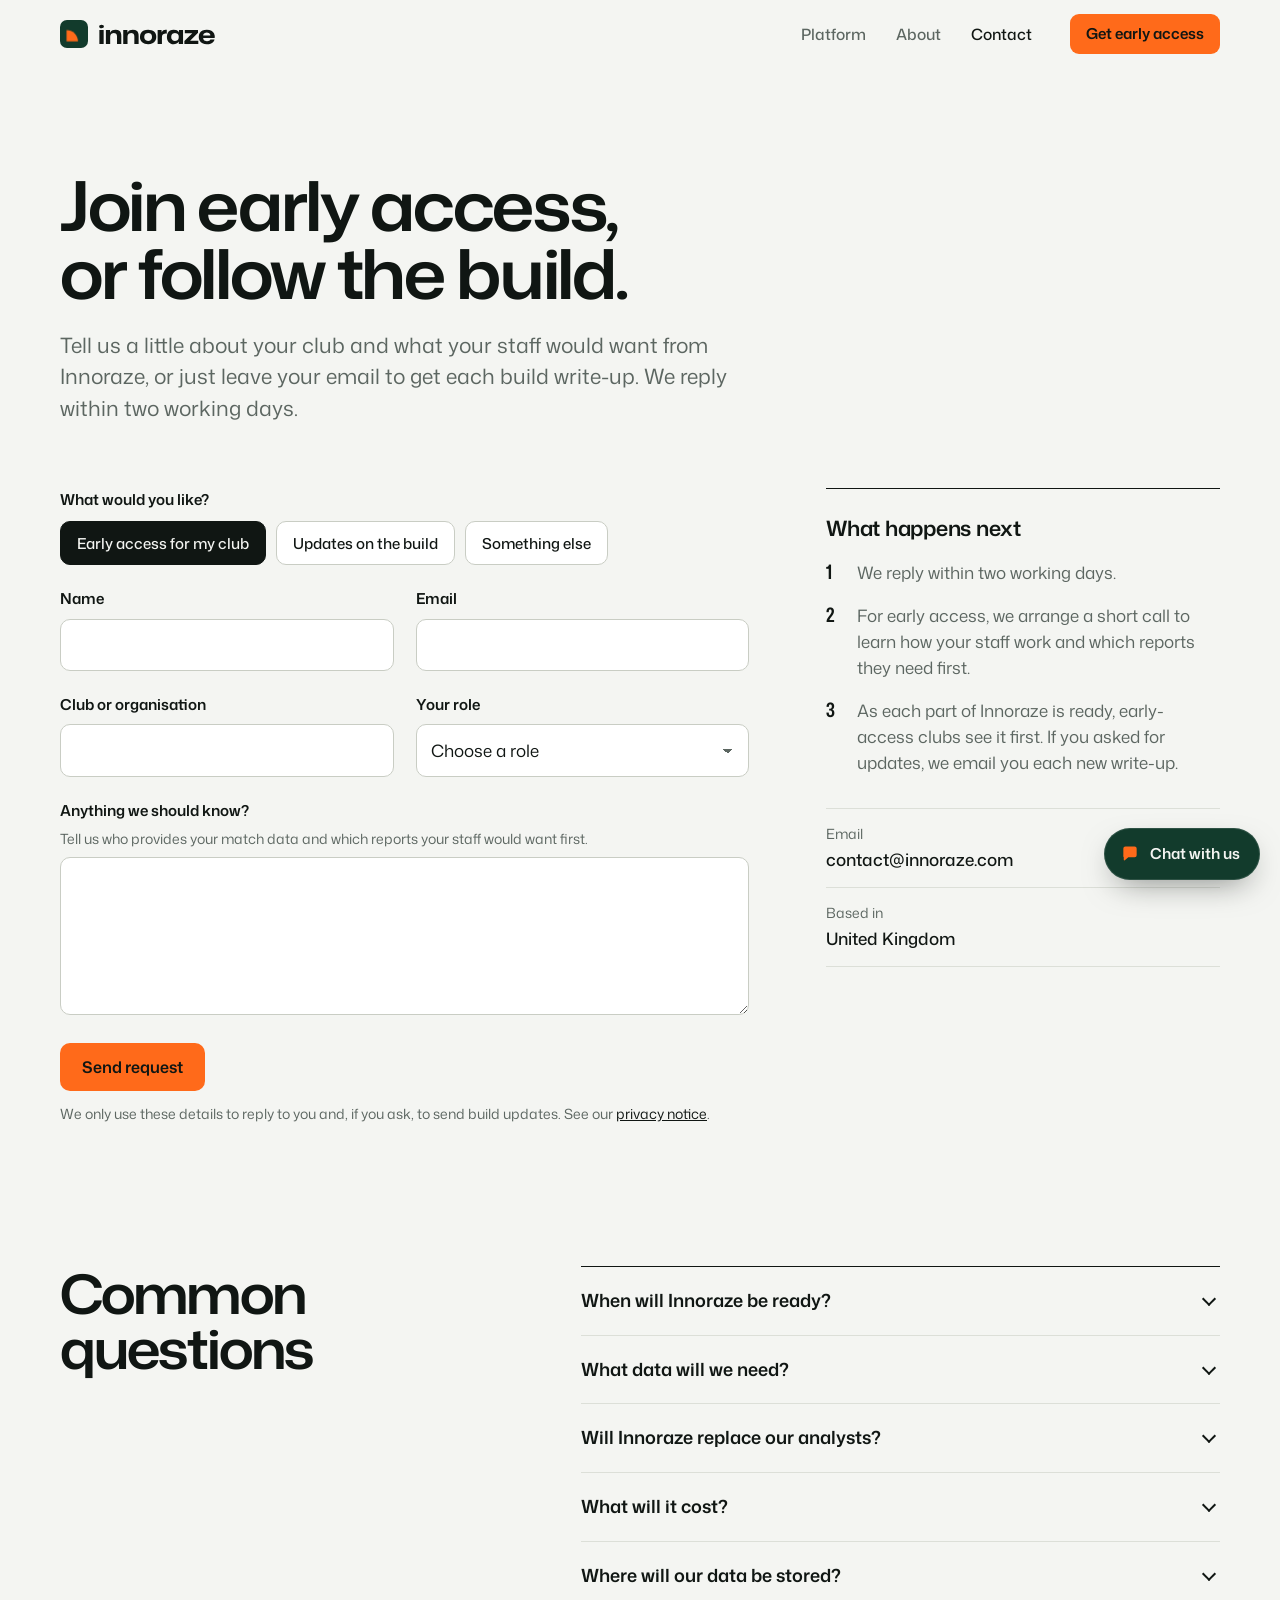
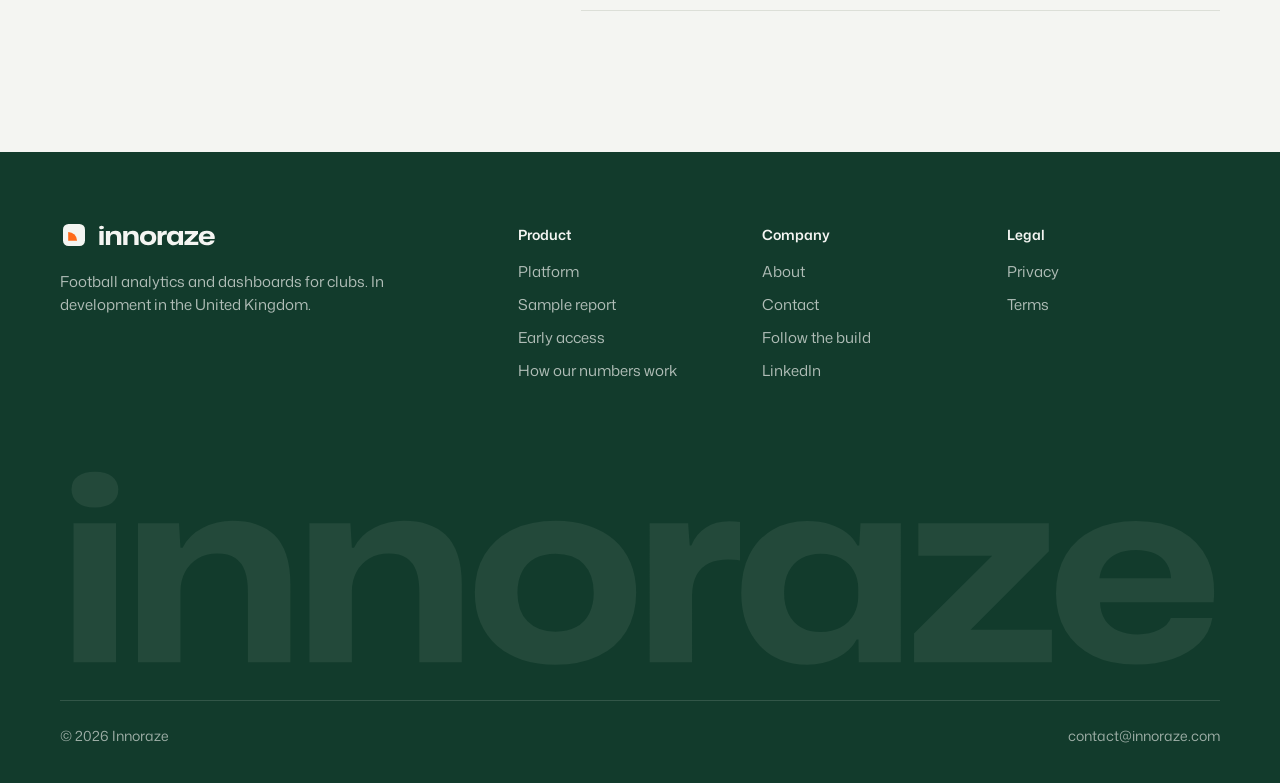
<file: contact.html>
<!doctype html>
<html lang="en-GB">
<head>
  <meta charset="utf-8">
  <meta name="viewport" content="width=device-width, initial-scale=1">
  <title>Get early access | Innoraze</title>
  <meta name="description" content="Join early access to Innoraze, football analytics for clubs, or get updates as we build it. We reply within two working days.">
  <link rel="canonical" href="https://innoraze.com/contact">
  <meta name="theme-color" content="#f4f5f2">
  <meta property="og:type" content="website">
  <meta property="og:site_name" content="Innoraze">
  <meta property="og:url" content="https://innoraze.com/contact">
  <meta property="og:title" content="Get early access | Innoraze">
  <meta property="og:description" content="Join early access to Innoraze, football analytics for clubs, or get updates as we build it. We reply within two working days.">
  <meta property="og:image" content="https://innoraze.com/assets/og.png?v=3">
  <meta property="og:image:width" content="1200">
  <meta property="og:image:height" content="630">
  <meta name="twitter:card" content="summary_large_image">
  <link rel="icon" href="/favicon.ico" sizes="48x48">
  <link rel="icon" href="assets/favicon.svg?v=2" type="image/svg+xml">
  <link rel="apple-touch-icon" href="assets/apple-touch-icon.png?v=2">
  <link rel="manifest" href="manifest.webmanifest?v=2">
  <link rel="preload" href="assets/fonts/mona-sans-latin.woff2" as="font" type="font/woff2" crossorigin>
  <link rel="stylesheet" href="assets/style.css?v=6">
  <script>document.documentElement.classList.add('js');try{if(!sessionStorage.getItem('iz'))document.documentElement.classList.add('first-visit');sessionStorage.setItem('iz','1')}catch(e){}</script>
  <script src="assets/config.js?v=5" defer></script>
  <script src="assets/app.js?v=6" defer></script>
  <script type="speculationrules">{"prefetch":[{"source":"document","where":{"href_matches":"/*"},"eagerness":"moderate"}]}</script>
</head>
<body>
  <a class="skip" href="#main">Skip to content</a>

  <header class="site-header" data-header>
    <div class="wrap">
      <a class="brand" href="./" aria-label="Innoraze home"><svg class="mark" viewBox="0 0 32 32" aria-hidden="true"><rect width="32" height="32" rx="8" fill="#123B2C"/><path d="M7.5 24.5V11.5a13 13 0 0 1 13 13z" fill="#FF6A1A"/></svg><svg aria-hidden="true" viewBox="0 -800 4480 840"><path fill="#101613" d="M52.22851911187172 0.0V-536.2859497070312H216.37266670912504V0.0ZM134.80059291049838 -597.5711199082434Q90.20216206088662 -597.5711199082434 67.28682670556009 -616.6426539830863Q44.371491350233555 -635.7141880579293 44.371491350233555 -666.285857282579Q44.371491350233555 -700.571793038398 69.28682060167193 -717.7861938476562Q94.20214985311031 -735.0005946569145 134.80059291049838 -735.0005946569145Q179.39902376011014 -735.0005946569145 202.31435911543667 -716.3576267790049Q225.2296944707632 -697.7146589010954 225.2296944707632 -666.285857282579Q225.2296944707632 -632.2856270931661 200.31436521932483 -614.9283735007048Q175.39903596788645 -597.5711199082434 134.80059291049838 -597.5711199082434Z M301.2285191118717 0.0V-536.2859497070312H459.6297450438142L465.315522108227 -442.02916957065463H473.5441144630313Q498.91542096436024 -492.0290265753865 552.1866367850453 -518.8717825748026Q605.4578526057303 -545.7145385742188 665.7433384470642 -545.7145385742188Q715.5146414600313 -545.7145385742188 756.4716962520033 -532.885978480801Q797.4287510439754 -520.0574183873832 827.1429844424129 -491.5431579593569Q856.8572178408504 -463.0288975313306 873.3286150228232 -415.90037929080427Q889.8000122047961 -368.77186105027795 889.8000122047961 -300.25766776129603V0.0H725.6558646075428V-270.2573486343026Q725.6558646075428 -318.5998291037977 714.1131426133215 -351.8996189683676Q702.5704206191003 -385.1994088329375 676.6278111040592 -402.4564601369202Q650.6852015890181 -419.71351144090295 607.3998168930411 -419.71351144090295Q563.8573399111629 -419.71351144090295 532.0719491112977 -400.5136518217623Q500.2865583114326 -381.3137922026217 482.8010402098298 -348.39979771338403Q465.315522108227 -315.48580322414637 465.315522108227 -273.029120747V0.0Z M963.2285191118717 0.0V-536.2859497070312H1121.6297450438142L1127.315522108227 -442.02916957065463H1135.5441144630313Q1160.9154209643602 -492.0290265753865 1214.1866367850453 -518.8717825748026Q1267.4578526057303 -545.7145385742188 1327.7433384470642 -545.7145385742188Q1377.5146414600313 -545.7145385742188 1418.4716962520033 -532.885978480801Q1459.4287510439754 -520.0574183873832 1489.1429844424129 -491.5431579593569Q1518.8572178408504 -463.0288975313306 1535.3286150228232 -415.90037929080427Q1551.800012204796 -368.77186105027795 1551.800012204796 -300.25766776129603V0.0H1387.6558646075428V-270.2573486343026Q1387.6558646075428 -318.5998291037977 1376.1131426133215 -351.8996189683676Q1364.5704206191003 -385.1994088329375 1338.6278111040592 -402.4564601369202Q1312.685201589018 -419.71351144090295 1269.3998168930411 -419.71351144090295Q1225.8573399111629 -419.71351144090295 1194.0719491112977 -400.5136518217623Q1162.2865583114326 -381.3137922026217 1144.8010402098298 -348.39979771338403Q1127.315522108227 -315.48580322414637 1127.315522108227 -273.029120747V0.0Z M1913.77117222175 9.885710798203945Q1843.5712193064392 9.885710798203945 1786.3141226619482 -8.75714198499918Q1729.0570260174572 -27.399994768202305 1687.7999145500362 -63.32857578806579Q1646.5428030826151 -99.25715680792928 1624.285676792264 -150.7286150250584Q1602.0285505019128 -202.2000732421875 1602.0285505019128 -267.71441650390625Q1602.0285505019128 -354.31443917378783 1640.6427795402706 -416.4858947750181Q1679.2570085786283 -478.65735037624836 1749.2140947598964 -512.1859444752336Q1819.1711809411645 -545.7145385742188 1913.77117222175 -545.7145385742188Q1983.9139805361629 -545.7145385742188 2041.1710771806538 -527.0716857910156Q2098.4281738251448 -508.4288330078125 2139.628140691668 -472.500251987949Q2180.828107558191 -436.5716709680855 2203.085233848542 -385.0287937708199Q2225.342360138893 -333.4859165735543 2225.342360138893 -267.7715611048043Q2225.342360138893 -182.40009940043092 2187.0424168147147 -119.78578840009868Q2148.742473490536 -57.171477399766445 2078.999673895538 -23.64288330078125Q2009.2568743005395 9.885710798203945 1913.77117222175 9.885710798203945ZM1913.714027620852 -117.45815255120397Q1960.3421247191727 -117.45815255120397 1993.2989257797599 -135.42944335751235Q2026.255726840347 -153.40073416382074 2043.7269627153873 -187.3005283884704Q2061.1981985904276 -221.20032261312008 2061.1981985904276 -267.7715611048043Q2061.1981985904276 -303.28570207953453 2051.255450438708 -331.32840227521956Q2041.3127022869885 -359.3711024709046 2022.4414725154638 -378.8995448537171Q2003.5702427439392 -398.4279872365296 1976.1276776976883 -408.7136169448495Q1948.6851126514375 -418.9992466531694 1913.77117222175 -418.9992466531694Q1867.7145019508898 -418.9992466531694 1834.7291285898536 -400.999383546412Q1801.7437552288175 -382.9995204396546 1784.2439470533282 -349.17116001807153Q1766.7441388778389 -315.3427995964885 1766.7441388778389 -267.71441650390625Q1766.7441388778389 -232.48598109558225 1776.6868870295584 -204.72899431362748Q1786.629635181278 -176.97200753167272 1805.5294372532517 -157.50070974975824Q1824.4292393252254 -138.02941196784377 1851.6860970612615 -127.74378225952387Q1878.9429547972977 -117.45815255120397 1913.714027620852 -117.45815255120397Z M2277.2285191118717 0.0V-536.2859497070312H2425.9439854174852L2432.0868687182665 -450.7147373743355H2438.2297677136958Q2455.372635319829 -495.1718994155526 2493.6440124474466 -519.5146379750222Q2531.915389575064 -543.8573765344918 2584.372436519712 -543.8573765344918Q2596.9152047261596 -543.8573765344918 2607.2865565679967 -543.3716823030263Q2617.657908409834 -542.8859880715609 2626.3721888922155 -541.5717337466776V-392.57052002102137Q2616.343668036163 -394.68476213887334 2604.372294396162 -395.6276027150452Q2592.400920756161 -396.5704432912171 2580.6581106968224 -396.5704432912171Q2536.943729069084 -396.5704432912171 2506.2295035179704 -382.0704816561192Q2475.515277966857 -367.57052002102137 2459.0153834708035 -337.35631539672613Q2442.51548897475 -307.1421107724309 2441.086961142719 -259.5708007849753V0.0Z M2885.428041294217 9.657149832695723Q2828.4853079654276 9.657149832695723 2781.6355061970003 -9.61885891721215Q2734.785704428573 -28.89486766712002 2701.078529878641 -65.24742947385278Q2667.371355328709 -101.59999128058553 2649.1856785360724 -152.7509566217152Q2631.000001743436 -203.90192196284485 2631.000001743436 -267.7144008092582Q2631.000001743436 -353.673092757026 2662.899934604764 -415.8652398775566Q2694.799867466092 -478.05738699808717 2752.2598637312 -511.45738874189556Q2809.7198599963076 -544.857390485704 2885.253636372527 -544.857390485704Q2934.9992396757007 -544.857390485704 2972.999078368768 -533.0002894811332Q3010.9989170618355 -521.1431884765625 3038.0130911692977 -500.0289777480066Q3065.02726527676 -478.91476701945066 3079.627195958048 -450.42914167046547H3086.5129673555493L3091.5574564623334 -536.2859497070312H3247.4571010023355V0.0H3084.7701956629753L3083.6558332182467 -87.34241420403123H3076.8483214961448Q3053.513024903834 -42.99975062906742 3001.856113979593 -16.67130039818585Q2950.199203055352 9.657149832695723 2885.428041294217 9.657149832695723ZM2937.5143467485905 -116.20100969448686Q2983.4207096417485 -116.20100969448686 3016.0805443332188 -134.61037989892066Q3048.740379024689 -153.01975010335445 3065.7409528011553 -184.1623962391168Q3082.7415265776217 -215.30504237487912 3082.7415265776217 -253.28579973429441V-284.4857561402023Q3082.7415265776217 -322.771323941648 3065.598085195022 -353.12827323004603Q3048.4546438124225 -383.48522251844406 3015.866242924019 -401.2707990389317Q2983.2778420356153 -419.0563755594194 2938.2286847792566 -419.0563755594194Q2895.263665848835 -419.0563755594194 2863.6113829748197 -401.4850420281291Q2831.9591001008043 -383.9137084968388 2814.265926129947 -350.05676095187664Q2796.572752159089 -316.1998134069145 2796.572752159089 -267.7144008092582Q2796.572752159089 -220.40038888156414 2813.715421836823 -186.21487426757812Q2830.8580915145576 -152.0293596535921 2862.4406607463957 -134.11518467403948Q2894.0232299782338 -116.20100969448686 2937.5143467485905 -116.20100969448686Z M3298.371568080038 0.0V-110.572345841676L3600.1410941034555 -410.99920131266117H3314.8287510462105V-536.2859497070312H3819.1427019387484V-428.7136352546513L3516.744588792324 -125.28674839437008H3830.828384835273V0.0Z M4154.932779947917 9.400004069010416Q4058.266316731771 9.400004069010416 3989.2998046875 -24.866658528645836Q3920.333292643229 -59.133321126302086 3883.4667154947915 -120.8333231608073Q3846.600138346354 -182.5333251953125 3846.600138346354 -264.8666585286458Q3846.600138346354 -352.5999755859375 3884.633371988932 -415.23331705729163Q3922.6666056315103 -477.8666585286458 3992.0997619628906 -511.5Q4061.532918294271 -545.1333414713541 4155.199361165364 -545.1333414713541Q4260.132486979167 -545.1333414713541 4330.132314046225 -505.79999796549475Q4400.132141113281 -466.46665445963544 4432.365376790365 -395.93332926432294Q4464.598612467448 -325.40000406901044 4455.198628743489 -230.86673990885416H4016.7997436523438Q4017.8663940429688 -190.60001627604166 4035.999674479167 -163.0999755859375Q4054.1329549153647 -135.59993489583331 4086.6995340983076 -121.36658732096353Q4119.26611328125 -107.13323974609374 4162.132670084636 -107.13323974609374Q4209.799255371094 -107.13323974609374 4244.965779622396 -124.66656494140625Q4280.132303873698 -142.19989013671875 4289.932291666667 -170.19989013671875H4450.531962076823Q4440.731994628906 -113.99993896484375 4400.432108561197 -73.76663208007812Q4360.132222493489 -33.5333251953125 4296.999064127604 -12.066660563151043Q4233.865905761719 9.400004069010416 4154.932779947917 9.400004069010416ZM4013.1331380208335 -312.73333740234375 4005.999715169271 -323.6000569661458H4299.999003092448L4291.132263183594 -313.26666259765625Q4291.198954264323 -352.26670328776044 4275.0656636556 -378.9667053222656Q4258.932373046875 -405.6667073567708 4228.5324605306 -419.3333740234375Q4198.132548014323 -433.0000406901042 4155.199361165364 -433.0000406901042Q4112.5994873046875 -433.0000406901042 4081.399576822917 -418.5000406901042Q4050.199666341146 -404.0000406901042 4032.8997192382812 -377.0333658854167Q4015.5997721354165 -350.0666910807292 4013.1331380208335 -312.73333740234375Z"/></svg></a>
      <button class="nav-toggle" type="button" aria-expanded="false" aria-controls="site-nav" data-nav-toggle><span></span><span class="sr-only">Menu</span></button>
      <nav class="nav" id="site-nav" aria-label="Main">
        <a href="platform">Platform</a><a href="about">About</a><a href="contact" aria-current="page">Contact</a>
        <a class="btn btn--small" href="contact?topic=access">Get early access</a>
      </nav>
    </div>
  </header>

  <main id="main">
    <section class="page-hero page-hero--tight" aria-labelledby="page-title">
      <div class="wrap">
        <h1 class="display display--page" id="page-title">Join early access, or follow the build.</h1>
        <p class="lede">Tell us a little about your club and what your staff would want from Innoraze, or just leave your email to get each build write-up. We reply within two working days.</p>
      </div>
    </section>

    <section class="section section--flush-top" aria-label="Contact form">
      <div class="wrap contact">
        <form class="form" action="https://formspree.io/f/xovkdgnv" method="POST" data-form>
          <input type="hidden" name="_subject" value="New enquiry from innoraze.com">
          <input type="hidden" name="_next" value="https://innoraze.com/contact?sent=1">
          <div class="form__trap" aria-hidden="true"><label>Leave this empty <input type="text" name="_gotcha" tabindex="-1" autocomplete="off"></label></div>

          <fieldset class="field field--choice">
            <legend>What would you like?</legend>
            <label class="choice"><input type="radio" name="request" value="Early access" data-topic="access" checked><span>Early access for my club</span></label>
            <label class="choice"><input type="radio" name="request" value="Build updates" data-topic="updates"><span>Updates on the build</span></label>
            <label class="choice"><input type="radio" name="request" value="Something else" data-topic="other"><span>Something else</span></label>
          </fieldset>

          <div class="form__row">
            <div class="field">
              <label for="f-name">Name</label>
              <input id="f-name" name="name" type="text" autocomplete="name" required>
            </div>
            <div class="field">
              <label for="f-email">Email</label>
              <input id="f-email" name="email" type="email" autocomplete="email" required>
            </div>
          </div>
          <div class="form__row">
            <div class="field">
              <label for="f-club">Club or organisation</label>
              <input id="f-club" name="club" type="text" autocomplete="organization">
            </div>
            <div class="field">
              <label for="f-role">Your role</label>
              <select id="f-role" name="role">
                <option value="">Choose a role</option>
                <option>Head coach</option>
                <option>Analyst</option>
                <option>Recruitment</option>
                <option>Sporting director</option>
                <option>Performance staff</option>
                <option>Other</option>
              </select>
            </div>
          </div>
          <div class="field">
            <label for="f-message">Anything we should know?</label>
            <p class="field__hint" id="f-message-hint" data-hint-access hidden>Tell us who provides your match data and which reports your staff would want first.</p>
            <textarea id="f-message" name="message" rows="5" aria-describedby="f-message-hint"></textarea>
          </div>
          <div class="form__submit">
            <button class="btn" type="submit" data-submit>Send request</button>
            <p class="form__status" role="status" data-status></p>
            <p class="form__note">We only use these details to reply to you and, if you ask, to send build updates. See our <a href="privacy">privacy notice</a>.</p>
          </div>
        </form>

        <aside class="contact__aside">
          <div class="book" data-book-block hidden>
            <h2 class="h3">Prefer to pick a time?</h2>
            <p>Book a 30-minute call straight into our calendar.</p>
            <button class="btn" type="button" data-book>Pick a time</button>
          </div>
          <h2 class="h3">What happens next</h2>
          <ol class="next">
            <li>We reply within two working days.</li>
            <li>For early access, we arrange a short call to learn how your staff work and which reports they need first.</li>
            <li>As each part of Innoraze is ready, early-access clubs see it first. If you asked for updates, we email you each new write-up.</li>
          </ol>
          <dl class="contact__details">
            <div><dt>Email</dt><dd><a href="mailto:contact@innoraze.com">contact@innoraze.com</a></dd></div>
            <div><dt>Based in</dt><dd>United Kingdom</dd></div>
          </dl>
        </aside>
      </div>
    </section>

    <section class="section section--flush-top" aria-labelledby="faq-title">
      <div class="wrap faq">
        <h2 class="h2" id="faq-title">Common questions</h2>
        <div class="faq__list">
          <details>
            <summary>When will Innoraze be ready?</summary>
            <p>We’re building it now, starting with Matchweek. Early-access clubs see each part as soon as it works, and we won’t ask you to rely on anything we haven’t tested.</p>
          </details>
          <details>
            <summary>What data will we need?</summary>
            <p>Event data from any major provider is enough to start. Tracking, GPS and video add more detail, and can be connected later.</p>
          </details>
          <details>
            <summary>Will Innoraze replace our analysts?</summary>
            <p>No. It’s built to take data preparation and routine reporting off their desks, so they can spend their time on analysis and with the coaches.</p>
          </details>
          <details>
            <summary>What will it cost?</summary>
            <p>We haven’t set prices yet, and nothing is charged during early access. We’ll publish pricing before anything is charged.</p>
          </details>
          <details>
            <summary>Where will our data be stored?</summary>
            <p>With AWS in Europe, in the UK or the EU. We’ll confirm the region before any club data arrives. It will never be sold or shared, and you’ll be able to export all of it at any time.</p>
          </details>
        </div>
      </div>
    </section>
  </main>

  <footer class="site-footer dark">
    <div class="wrap">
      <div class="footer-top">
        <div>
          <a class="brand" href="./" aria-label="Innoraze home"><svg class="mark" viewBox="0 0 32 32" aria-hidden="true"><rect width="32" height="32" rx="8" fill="#F4F5F2"/><path d="M7.5 24.5V11.5a13 13 0 0 1 13 13z" fill="#FF6A1A"/></svg><svg aria-hidden="true" viewBox="0 -800 4480 840"><path fill="#F4F5F2" d="M52.22851911187172 0.0V-536.2859497070312H216.37266670912504V0.0ZM134.80059291049838 -597.5711199082434Q90.20216206088662 -597.5711199082434 67.28682670556009 -616.6426539830863Q44.371491350233555 -635.7141880579293 44.371491350233555 -666.285857282579Q44.371491350233555 -700.571793038398 69.28682060167193 -717.7861938476562Q94.20214985311031 -735.0005946569145 134.80059291049838 -735.0005946569145Q179.39902376011014 -735.0005946569145 202.31435911543667 -716.3576267790049Q225.2296944707632 -697.7146589010954 225.2296944707632 -666.285857282579Q225.2296944707632 -632.2856270931661 200.31436521932483 -614.9283735007048Q175.39903596788645 -597.5711199082434 134.80059291049838 -597.5711199082434Z M301.2285191118717 0.0V-536.2859497070312H459.6297450438142L465.315522108227 -442.02916957065463H473.5441144630313Q498.91542096436024 -492.0290265753865 552.1866367850453 -518.8717825748026Q605.4578526057303 -545.7145385742188 665.7433384470642 -545.7145385742188Q715.5146414600313 -545.7145385742188 756.4716962520033 -532.885978480801Q797.4287510439754 -520.0574183873832 827.1429844424129 -491.5431579593569Q856.8572178408504 -463.0288975313306 873.3286150228232 -415.90037929080427Q889.8000122047961 -368.77186105027795 889.8000122047961 -300.25766776129603V0.0H725.6558646075428V-270.2573486343026Q725.6558646075428 -318.5998291037977 714.1131426133215 -351.8996189683676Q702.5704206191003 -385.1994088329375 676.6278111040592 -402.4564601369202Q650.6852015890181 -419.71351144090295 607.3998168930411 -419.71351144090295Q563.8573399111629 -419.71351144090295 532.0719491112977 -400.5136518217623Q500.2865583114326 -381.3137922026217 482.8010402098298 -348.39979771338403Q465.315522108227 -315.48580322414637 465.315522108227 -273.029120747V0.0Z M963.2285191118717 0.0V-536.2859497070312H1121.6297450438142L1127.315522108227 -442.02916957065463H1135.5441144630313Q1160.9154209643602 -492.0290265753865 1214.1866367850453 -518.8717825748026Q1267.4578526057303 -545.7145385742188 1327.7433384470642 -545.7145385742188Q1377.5146414600313 -545.7145385742188 1418.4716962520033 -532.885978480801Q1459.4287510439754 -520.0574183873832 1489.1429844424129 -491.5431579593569Q1518.8572178408504 -463.0288975313306 1535.3286150228232 -415.90037929080427Q1551.800012204796 -368.77186105027795 1551.800012204796 -300.25766776129603V0.0H1387.6558646075428V-270.2573486343026Q1387.6558646075428 -318.5998291037977 1376.1131426133215 -351.8996189683676Q1364.5704206191003 -385.1994088329375 1338.6278111040592 -402.4564601369202Q1312.685201589018 -419.71351144090295 1269.3998168930411 -419.71351144090295Q1225.8573399111629 -419.71351144090295 1194.0719491112977 -400.5136518217623Q1162.2865583114326 -381.3137922026217 1144.8010402098298 -348.39979771338403Q1127.315522108227 -315.48580322414637 1127.315522108227 -273.029120747V0.0Z M1913.77117222175 9.885710798203945Q1843.5712193064392 9.885710798203945 1786.3141226619482 -8.75714198499918Q1729.0570260174572 -27.399994768202305 1687.7999145500362 -63.32857578806579Q1646.5428030826151 -99.25715680792928 1624.285676792264 -150.7286150250584Q1602.0285505019128 -202.2000732421875 1602.0285505019128 -267.71441650390625Q1602.0285505019128 -354.31443917378783 1640.6427795402706 -416.4858947750181Q1679.2570085786283 -478.65735037624836 1749.2140947598964 -512.1859444752336Q1819.1711809411645 -545.7145385742188 1913.77117222175 -545.7145385742188Q1983.9139805361629 -545.7145385742188 2041.1710771806538 -527.0716857910156Q2098.4281738251448 -508.4288330078125 2139.628140691668 -472.500251987949Q2180.828107558191 -436.5716709680855 2203.085233848542 -385.0287937708199Q2225.342360138893 -333.4859165735543 2225.342360138893 -267.7715611048043Q2225.342360138893 -182.40009940043092 2187.0424168147147 -119.78578840009868Q2148.742473490536 -57.171477399766445 2078.999673895538 -23.64288330078125Q2009.2568743005395 9.885710798203945 1913.77117222175 9.885710798203945ZM1913.714027620852 -117.45815255120397Q1960.3421247191727 -117.45815255120397 1993.2989257797599 -135.42944335751235Q2026.255726840347 -153.40073416382074 2043.7269627153873 -187.3005283884704Q2061.1981985904276 -221.20032261312008 2061.1981985904276 -267.7715611048043Q2061.1981985904276 -303.28570207953453 2051.255450438708 -331.32840227521956Q2041.3127022869885 -359.3711024709046 2022.4414725154638 -378.8995448537171Q2003.5702427439392 -398.4279872365296 1976.1276776976883 -408.7136169448495Q1948.6851126514375 -418.9992466531694 1913.77117222175 -418.9992466531694Q1867.7145019508898 -418.9992466531694 1834.7291285898536 -400.999383546412Q1801.7437552288175 -382.9995204396546 1784.2439470533282 -349.17116001807153Q1766.7441388778389 -315.3427995964885 1766.7441388778389 -267.71441650390625Q1766.7441388778389 -232.48598109558225 1776.6868870295584 -204.72899431362748Q1786.629635181278 -176.97200753167272 1805.5294372532517 -157.50070974975824Q1824.4292393252254 -138.02941196784377 1851.6860970612615 -127.74378225952387Q1878.9429547972977 -117.45815255120397 1913.714027620852 -117.45815255120397Z M2277.2285191118717 0.0V-536.2859497070312H2425.9439854174852L2432.0868687182665 -450.7147373743355H2438.2297677136958Q2455.372635319829 -495.1718994155526 2493.6440124474466 -519.5146379750222Q2531.915389575064 -543.8573765344918 2584.372436519712 -543.8573765344918Q2596.9152047261596 -543.8573765344918 2607.2865565679967 -543.3716823030263Q2617.657908409834 -542.8859880715609 2626.3721888922155 -541.5717337466776V-392.57052002102137Q2616.343668036163 -394.68476213887334 2604.372294396162 -395.6276027150452Q2592.400920756161 -396.5704432912171 2580.6581106968224 -396.5704432912171Q2536.943729069084 -396.5704432912171 2506.2295035179704 -382.0704816561192Q2475.515277966857 -367.57052002102137 2459.0153834708035 -337.35631539672613Q2442.51548897475 -307.1421107724309 2441.086961142719 -259.5708007849753V0.0Z M2885.428041294217 9.657149832695723Q2828.4853079654276 9.657149832695723 2781.6355061970003 -9.61885891721215Q2734.785704428573 -28.89486766712002 2701.078529878641 -65.24742947385278Q2667.371355328709 -101.59999128058553 2649.1856785360724 -152.7509566217152Q2631.000001743436 -203.90192196284485 2631.000001743436 -267.7144008092582Q2631.000001743436 -353.673092757026 2662.899934604764 -415.8652398775566Q2694.799867466092 -478.05738699808717 2752.2598637312 -511.45738874189556Q2809.7198599963076 -544.857390485704 2885.253636372527 -544.857390485704Q2934.9992396757007 -544.857390485704 2972.999078368768 -533.0002894811332Q3010.9989170618355 -521.1431884765625 3038.0130911692977 -500.0289777480066Q3065.02726527676 -478.91476701945066 3079.627195958048 -450.42914167046547H3086.5129673555493L3091.5574564623334 -536.2859497070312H3247.4571010023355V0.0H3084.7701956629753L3083.6558332182467 -87.34241420403123H3076.8483214961448Q3053.513024903834 -42.99975062906742 3001.856113979593 -16.67130039818585Q2950.199203055352 9.657149832695723 2885.428041294217 9.657149832695723ZM2937.5143467485905 -116.20100969448686Q2983.4207096417485 -116.20100969448686 3016.0805443332188 -134.61037989892066Q3048.740379024689 -153.01975010335445 3065.7409528011553 -184.1623962391168Q3082.7415265776217 -215.30504237487912 3082.7415265776217 -253.28579973429441V-284.4857561402023Q3082.7415265776217 -322.771323941648 3065.598085195022 -353.12827323004603Q3048.4546438124225 -383.48522251844406 3015.866242924019 -401.2707990389317Q2983.2778420356153 -419.0563755594194 2938.2286847792566 -419.0563755594194Q2895.263665848835 -419.0563755594194 2863.6113829748197 -401.4850420281291Q2831.9591001008043 -383.9137084968388 2814.265926129947 -350.05676095187664Q2796.572752159089 -316.1998134069145 2796.572752159089 -267.7144008092582Q2796.572752159089 -220.40038888156414 2813.715421836823 -186.21487426757812Q2830.8580915145576 -152.0293596535921 2862.4406607463957 -134.11518467403948Q2894.0232299782338 -116.20100969448686 2937.5143467485905 -116.20100969448686Z M3298.371568080038 0.0V-110.572345841676L3600.1410941034555 -410.99920131266117H3314.8287510462105V-536.2859497070312H3819.1427019387484V-428.7136352546513L3516.744588792324 -125.28674839437008H3830.828384835273V0.0Z M4154.932779947917 9.400004069010416Q4058.266316731771 9.400004069010416 3989.2998046875 -24.866658528645836Q3920.333292643229 -59.133321126302086 3883.4667154947915 -120.8333231608073Q3846.600138346354 -182.5333251953125 3846.600138346354 -264.8666585286458Q3846.600138346354 -352.5999755859375 3884.633371988932 -415.23331705729163Q3922.6666056315103 -477.8666585286458 3992.0997619628906 -511.5Q4061.532918294271 -545.1333414713541 4155.199361165364 -545.1333414713541Q4260.132486979167 -545.1333414713541 4330.132314046225 -505.79999796549475Q4400.132141113281 -466.46665445963544 4432.365376790365 -395.93332926432294Q4464.598612467448 -325.40000406901044 4455.198628743489 -230.86673990885416H4016.7997436523438Q4017.8663940429688 -190.60001627604166 4035.999674479167 -163.0999755859375Q4054.1329549153647 -135.59993489583331 4086.6995340983076 -121.36658732096353Q4119.26611328125 -107.13323974609374 4162.132670084636 -107.13323974609374Q4209.799255371094 -107.13323974609374 4244.965779622396 -124.66656494140625Q4280.132303873698 -142.19989013671875 4289.932291666667 -170.19989013671875H4450.531962076823Q4440.731994628906 -113.99993896484375 4400.432108561197 -73.76663208007812Q4360.132222493489 -33.5333251953125 4296.999064127604 -12.066660563151043Q4233.865905761719 9.400004069010416 4154.932779947917 9.400004069010416ZM4013.1331380208335 -312.73333740234375 4005.999715169271 -323.6000569661458H4299.999003092448L4291.132263183594 -313.26666259765625Q4291.198954264323 -352.26670328776044 4275.0656636556 -378.9667053222656Q4258.932373046875 -405.6667073567708 4228.5324605306 -419.3333740234375Q4198.132548014323 -433.0000406901042 4155.199361165364 -433.0000406901042Q4112.5994873046875 -433.0000406901042 4081.399576822917 -418.5000406901042Q4050.199666341146 -404.0000406901042 4032.8997192382812 -377.0333658854167Q4015.5997721354165 -350.0666910807292 4013.1331380208335 -312.73333740234375Z"/></svg></a>
          <p>Football analytics and dashboards for clubs. In development in the United Kingdom.</p>
        </div>
        <div>
          <h2>Product</h2>
          <ul><li><a href="platform">Platform</a></li><li><a href="sample-report">Sample report</a></li><li><a href="platform#early-access">Early access</a></li><li><a href="methodology">How our numbers work</a></li></ul>
        </div>
        <div>
          <h2>Company</h2>
          <ul><li><a href="about">About</a></li><li><a href="contact">Contact</a></li><li><a href="about#build">Follow the build</a></li><li><a href="https://www.linkedin.com/company/innoraze/" rel="noopener">LinkedIn</a></li></ul>
        </div>
        <div>
          <h2>Legal</h2>
          <ul><li><a href="privacy">Privacy</a></li><li><a href="terms">Terms</a></li></ul>
        </div>
      </div>
      <div class="footer-mark" aria-hidden="true"><svg aria-hidden="true" viewBox="0 -800 4480 840"><path fill="currentColor" d="M52.22851911187172 0.0V-536.2859497070312H216.37266670912504V0.0ZM134.80059291049838 -597.5711199082434Q90.20216206088662 -597.5711199082434 67.28682670556009 -616.6426539830863Q44.371491350233555 -635.7141880579293 44.371491350233555 -666.285857282579Q44.371491350233555 -700.571793038398 69.28682060167193 -717.7861938476562Q94.20214985311031 -735.0005946569145 134.80059291049838 -735.0005946569145Q179.39902376011014 -735.0005946569145 202.31435911543667 -716.3576267790049Q225.2296944707632 -697.7146589010954 225.2296944707632 -666.285857282579Q225.2296944707632 -632.2856270931661 200.31436521932483 -614.9283735007048Q175.39903596788645 -597.5711199082434 134.80059291049838 -597.5711199082434Z M301.2285191118717 0.0V-536.2859497070312H459.6297450438142L465.315522108227 -442.02916957065463H473.5441144630313Q498.91542096436024 -492.0290265753865 552.1866367850453 -518.8717825748026Q605.4578526057303 -545.7145385742188 665.7433384470642 -545.7145385742188Q715.5146414600313 -545.7145385742188 756.4716962520033 -532.885978480801Q797.4287510439754 -520.0574183873832 827.1429844424129 -491.5431579593569Q856.8572178408504 -463.0288975313306 873.3286150228232 -415.90037929080427Q889.8000122047961 -368.77186105027795 889.8000122047961 -300.25766776129603V0.0H725.6558646075428V-270.2573486343026Q725.6558646075428 -318.5998291037977 714.1131426133215 -351.8996189683676Q702.5704206191003 -385.1994088329375 676.6278111040592 -402.4564601369202Q650.6852015890181 -419.71351144090295 607.3998168930411 -419.71351144090295Q563.8573399111629 -419.71351144090295 532.0719491112977 -400.5136518217623Q500.2865583114326 -381.3137922026217 482.8010402098298 -348.39979771338403Q465.315522108227 -315.48580322414637 465.315522108227 -273.029120747V0.0Z M963.2285191118717 0.0V-536.2859497070312H1121.6297450438142L1127.315522108227 -442.02916957065463H1135.5441144630313Q1160.9154209643602 -492.0290265753865 1214.1866367850453 -518.8717825748026Q1267.4578526057303 -545.7145385742188 1327.7433384470642 -545.7145385742188Q1377.5146414600313 -545.7145385742188 1418.4716962520033 -532.885978480801Q1459.4287510439754 -520.0574183873832 1489.1429844424129 -491.5431579593569Q1518.8572178408504 -463.0288975313306 1535.3286150228232 -415.90037929080427Q1551.800012204796 -368.77186105027795 1551.800012204796 -300.25766776129603V0.0H1387.6558646075428V-270.2573486343026Q1387.6558646075428 -318.5998291037977 1376.1131426133215 -351.8996189683676Q1364.5704206191003 -385.1994088329375 1338.6278111040592 -402.4564601369202Q1312.685201589018 -419.71351144090295 1269.3998168930411 -419.71351144090295Q1225.8573399111629 -419.71351144090295 1194.0719491112977 -400.5136518217623Q1162.2865583114326 -381.3137922026217 1144.8010402098298 -348.39979771338403Q1127.315522108227 -315.48580322414637 1127.315522108227 -273.029120747V0.0Z M1913.77117222175 9.885710798203945Q1843.5712193064392 9.885710798203945 1786.3141226619482 -8.75714198499918Q1729.0570260174572 -27.399994768202305 1687.7999145500362 -63.32857578806579Q1646.5428030826151 -99.25715680792928 1624.285676792264 -150.7286150250584Q1602.0285505019128 -202.2000732421875 1602.0285505019128 -267.71441650390625Q1602.0285505019128 -354.31443917378783 1640.6427795402706 -416.4858947750181Q1679.2570085786283 -478.65735037624836 1749.2140947598964 -512.1859444752336Q1819.1711809411645 -545.7145385742188 1913.77117222175 -545.7145385742188Q1983.9139805361629 -545.7145385742188 2041.1710771806538 -527.0716857910156Q2098.4281738251448 -508.4288330078125 2139.628140691668 -472.500251987949Q2180.828107558191 -436.5716709680855 2203.085233848542 -385.0287937708199Q2225.342360138893 -333.4859165735543 2225.342360138893 -267.7715611048043Q2225.342360138893 -182.40009940043092 2187.0424168147147 -119.78578840009868Q2148.742473490536 -57.171477399766445 2078.999673895538 -23.64288330078125Q2009.2568743005395 9.885710798203945 1913.77117222175 9.885710798203945ZM1913.714027620852 -117.45815255120397Q1960.3421247191727 -117.45815255120397 1993.2989257797599 -135.42944335751235Q2026.255726840347 -153.40073416382074 2043.7269627153873 -187.3005283884704Q2061.1981985904276 -221.20032261312008 2061.1981985904276 -267.7715611048043Q2061.1981985904276 -303.28570207953453 2051.255450438708 -331.32840227521956Q2041.3127022869885 -359.3711024709046 2022.4414725154638 -378.8995448537171Q2003.5702427439392 -398.4279872365296 1976.1276776976883 -408.7136169448495Q1948.6851126514375 -418.9992466531694 1913.77117222175 -418.9992466531694Q1867.7145019508898 -418.9992466531694 1834.7291285898536 -400.999383546412Q1801.7437552288175 -382.9995204396546 1784.2439470533282 -349.17116001807153Q1766.7441388778389 -315.3427995964885 1766.7441388778389 -267.71441650390625Q1766.7441388778389 -232.48598109558225 1776.6868870295584 -204.72899431362748Q1786.629635181278 -176.97200753167272 1805.5294372532517 -157.50070974975824Q1824.4292393252254 -138.02941196784377 1851.6860970612615 -127.74378225952387Q1878.9429547972977 -117.45815255120397 1913.714027620852 -117.45815255120397Z M2277.2285191118717 0.0V-536.2859497070312H2425.9439854174852L2432.0868687182665 -450.7147373743355H2438.2297677136958Q2455.372635319829 -495.1718994155526 2493.6440124474466 -519.5146379750222Q2531.915389575064 -543.8573765344918 2584.372436519712 -543.8573765344918Q2596.9152047261596 -543.8573765344918 2607.2865565679967 -543.3716823030263Q2617.657908409834 -542.8859880715609 2626.3721888922155 -541.5717337466776V-392.57052002102137Q2616.343668036163 -394.68476213887334 2604.372294396162 -395.6276027150452Q2592.400920756161 -396.5704432912171 2580.6581106968224 -396.5704432912171Q2536.943729069084 -396.5704432912171 2506.2295035179704 -382.0704816561192Q2475.515277966857 -367.57052002102137 2459.0153834708035 -337.35631539672613Q2442.51548897475 -307.1421107724309 2441.086961142719 -259.5708007849753V0.0Z M2885.428041294217 9.657149832695723Q2828.4853079654276 9.657149832695723 2781.6355061970003 -9.61885891721215Q2734.785704428573 -28.89486766712002 2701.078529878641 -65.24742947385278Q2667.371355328709 -101.59999128058553 2649.1856785360724 -152.7509566217152Q2631.000001743436 -203.90192196284485 2631.000001743436 -267.7144008092582Q2631.000001743436 -353.673092757026 2662.899934604764 -415.8652398775566Q2694.799867466092 -478.05738699808717 2752.2598637312 -511.45738874189556Q2809.7198599963076 -544.857390485704 2885.253636372527 -544.857390485704Q2934.9992396757007 -544.857390485704 2972.999078368768 -533.0002894811332Q3010.9989170618355 -521.1431884765625 3038.0130911692977 -500.0289777480066Q3065.02726527676 -478.91476701945066 3079.627195958048 -450.42914167046547H3086.5129673555493L3091.5574564623334 -536.2859497070312H3247.4571010023355V0.0H3084.7701956629753L3083.6558332182467 -87.34241420403123H3076.8483214961448Q3053.513024903834 -42.99975062906742 3001.856113979593 -16.67130039818585Q2950.199203055352 9.657149832695723 2885.428041294217 9.657149832695723ZM2937.5143467485905 -116.20100969448686Q2983.4207096417485 -116.20100969448686 3016.0805443332188 -134.61037989892066Q3048.740379024689 -153.01975010335445 3065.7409528011553 -184.1623962391168Q3082.7415265776217 -215.30504237487912 3082.7415265776217 -253.28579973429441V-284.4857561402023Q3082.7415265776217 -322.771323941648 3065.598085195022 -353.12827323004603Q3048.4546438124225 -383.48522251844406 3015.866242924019 -401.2707990389317Q2983.2778420356153 -419.0563755594194 2938.2286847792566 -419.0563755594194Q2895.263665848835 -419.0563755594194 2863.6113829748197 -401.4850420281291Q2831.9591001008043 -383.9137084968388 2814.265926129947 -350.05676095187664Q2796.572752159089 -316.1998134069145 2796.572752159089 -267.7144008092582Q2796.572752159089 -220.40038888156414 2813.715421836823 -186.21487426757812Q2830.8580915145576 -152.0293596535921 2862.4406607463957 -134.11518467403948Q2894.0232299782338 -116.20100969448686 2937.5143467485905 -116.20100969448686Z M3298.371568080038 0.0V-110.572345841676L3600.1410941034555 -410.99920131266117H3314.8287510462105V-536.2859497070312H3819.1427019387484V-428.7136352546513L3516.744588792324 -125.28674839437008H3830.828384835273V0.0Z M4154.932779947917 9.400004069010416Q4058.266316731771 9.400004069010416 3989.2998046875 -24.866658528645836Q3920.333292643229 -59.133321126302086 3883.4667154947915 -120.8333231608073Q3846.600138346354 -182.5333251953125 3846.600138346354 -264.8666585286458Q3846.600138346354 -352.5999755859375 3884.633371988932 -415.23331705729163Q3922.6666056315103 -477.8666585286458 3992.0997619628906 -511.5Q4061.532918294271 -545.1333414713541 4155.199361165364 -545.1333414713541Q4260.132486979167 -545.1333414713541 4330.132314046225 -505.79999796549475Q4400.132141113281 -466.46665445963544 4432.365376790365 -395.93332926432294Q4464.598612467448 -325.40000406901044 4455.198628743489 -230.86673990885416H4016.7997436523438Q4017.8663940429688 -190.60001627604166 4035.999674479167 -163.0999755859375Q4054.1329549153647 -135.59993489583331 4086.6995340983076 -121.36658732096353Q4119.26611328125 -107.13323974609374 4162.132670084636 -107.13323974609374Q4209.799255371094 -107.13323974609374 4244.965779622396 -124.66656494140625Q4280.132303873698 -142.19989013671875 4289.932291666667 -170.19989013671875H4450.531962076823Q4440.731994628906 -113.99993896484375 4400.432108561197 -73.76663208007812Q4360.132222493489 -33.5333251953125 4296.999064127604 -12.066660563151043Q4233.865905761719 9.400004069010416 4154.932779947917 9.400004069010416ZM4013.1331380208335 -312.73333740234375 4005.999715169271 -323.6000569661458H4299.999003092448L4291.132263183594 -313.26666259765625Q4291.198954264323 -352.26670328776044 4275.0656636556 -378.9667053222656Q4258.932373046875 -405.6667073567708 4228.5324605306 -419.3333740234375Q4198.132548014323 -433.0000406901042 4155.199361165364 -433.0000406901042Q4112.5994873046875 -433.0000406901042 4081.399576822917 -418.5000406901042Q4050.199666341146 -404.0000406901042 4032.8997192382812 -377.0333658854167Q4015.5997721354165 -350.0666910807292 4013.1331380208335 -312.73333740234375Z"/></svg></div>
      <div class="footer-bottom">
        <span>&copy; 2026 Innoraze</span>
        <a href="mailto:contact@innoraze.com">contact@innoraze.com</a>
      </div>
    </div>
  </footer>
  <button class="chat-launch" type="button" data-chat hidden aria-label="Chat with us"><svg viewBox="0 0 24 24" aria-hidden="true"><path d="M4 5.5A2.5 2.5 0 0 1 6.5 3h11A2.5 2.5 0 0 1 20 5.5v8a2.5 2.5 0 0 1-2.5 2.5H10l-4.2 3.6c-.5.4-1.3.1-1.3-.6V16A2.5 2.5 0 0 1 4 13.5z" fill="currentColor"/></svg><span class="chat-launch__text">Chat with us</span><i class="chat-launch__badge" hidden></i></button>
</body>
</html>
</file>
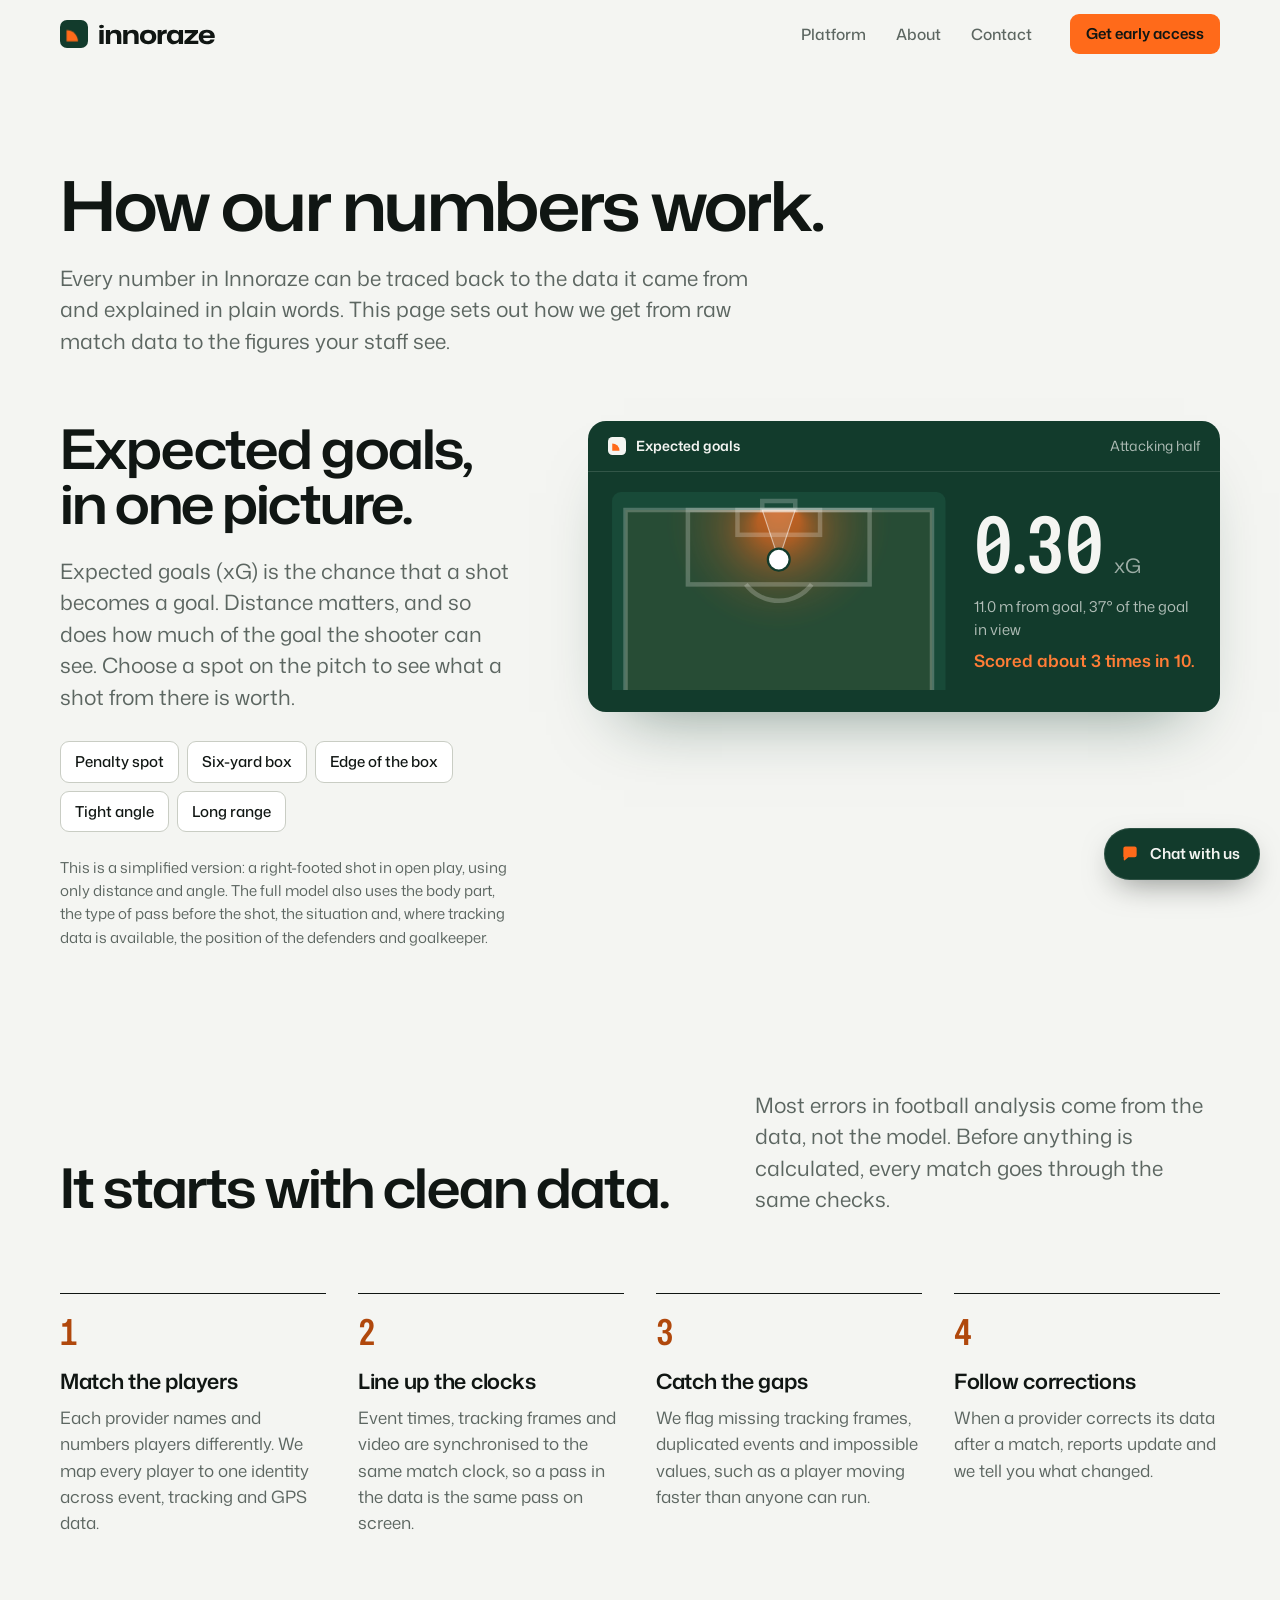
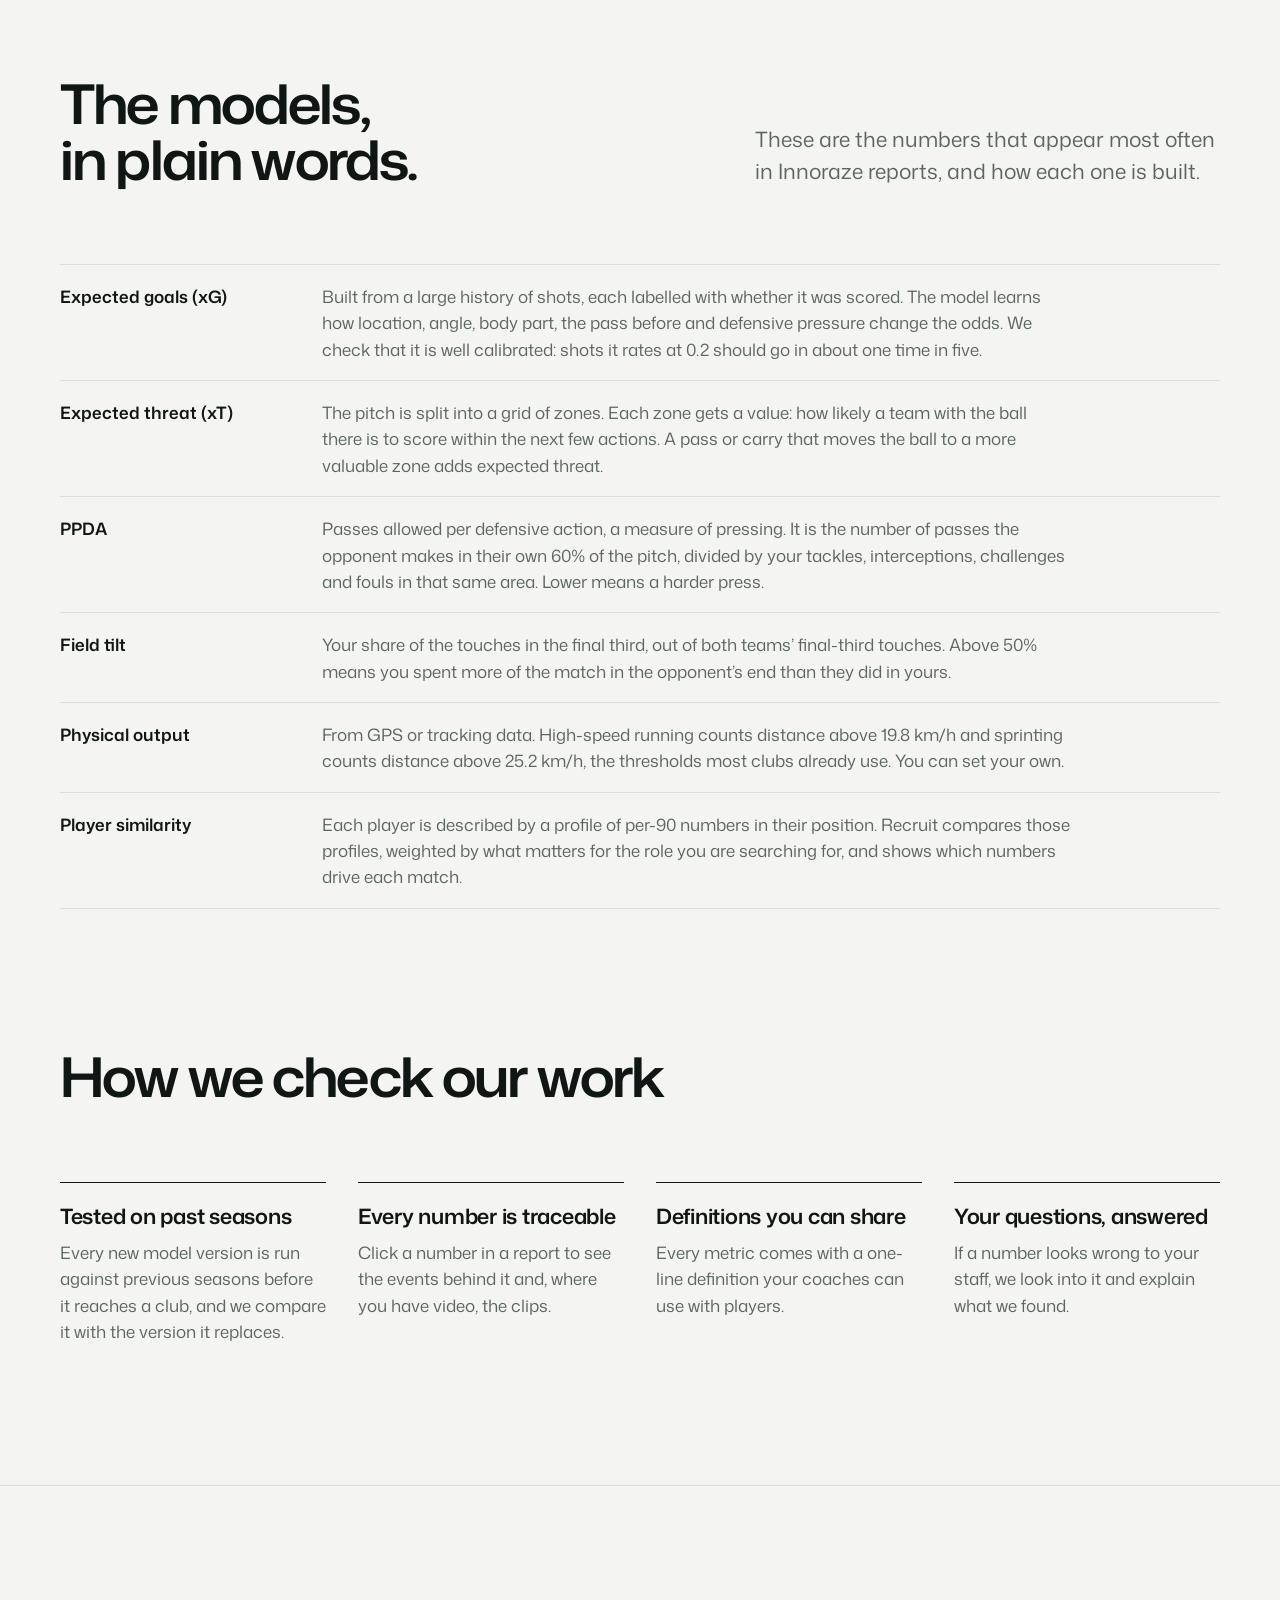
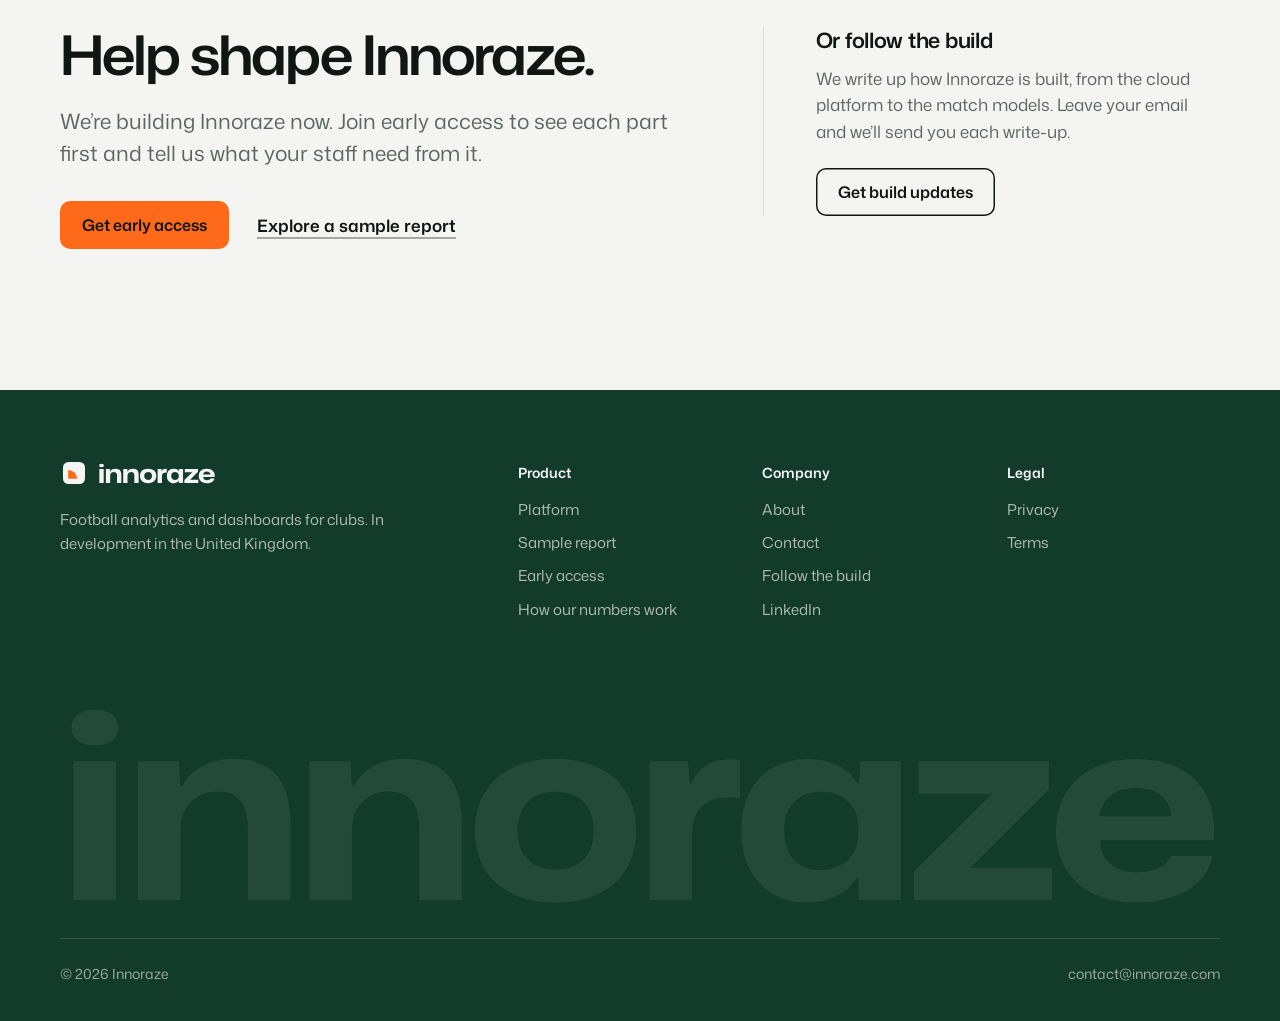
<file: methodology.html>
<!doctype html>
<html lang="en-GB">
<head>
  <meta charset="utf-8">
  <meta name="viewport" content="width=device-width, initial-scale=1">
  <title>How our numbers work | Innoraze</title>
  <meta name="description" content="How Innoraze builds its numbers: the data it starts from, the checks it runs and the models behind expected goals, expected threat and pressing.">
  <link rel="canonical" href="https://innoraze.com/methodology">
  <meta name="theme-color" content="#f4f5f2">
  <meta property="og:type" content="website">
  <meta property="og:site_name" content="Innoraze">
  <meta property="og:url" content="https://innoraze.com/methodology">
  <meta property="og:title" content="How our numbers work | Innoraze">
  <meta property="og:description" content="How Innoraze builds its numbers: the data it starts from, the checks it runs and the models behind expected goals, expected threat and pressing.">
  <meta property="og:image" content="https://innoraze.com/assets/og.png?v=3">
  <meta property="og:image:width" content="1200">
  <meta property="og:image:height" content="630">
  <meta name="twitter:card" content="summary_large_image">
  <link rel="icon" href="/favicon.ico" sizes="48x48">
  <link rel="icon" href="assets/favicon.svg?v=2" type="image/svg+xml">
  <link rel="apple-touch-icon" href="assets/apple-touch-icon.png?v=2">
  <link rel="manifest" href="manifest.webmanifest?v=2">
  <link rel="preload" href="assets/fonts/mona-sans-latin.woff2" as="font" type="font/woff2" crossorigin>
  <link rel="stylesheet" href="assets/style.css?v=6">
  <script>document.documentElement.classList.add('js');try{if(!sessionStorage.getItem('iz'))document.documentElement.classList.add('first-visit');sessionStorage.setItem('iz','1')}catch(e){}</script>
  <script src="assets/config.js?v=5" defer></script>
  <script src="assets/app.js?v=6" defer></script>
  <script type="speculationrules">{"prefetch":[{"source":"document","where":{"href_matches":"/*"},"eagerness":"moderate"}]}</script>
</head>
<body>
  <a class="skip" href="#main">Skip to content</a>

  <header class="site-header" data-header>
    <div class="wrap">
      <a class="brand" href="./" aria-label="Innoraze home"><svg class="mark" viewBox="0 0 32 32" aria-hidden="true"><rect width="32" height="32" rx="8" fill="#123B2C"/><path d="M7.5 24.5V11.5a13 13 0 0 1 13 13z" fill="#FF6A1A"/></svg><svg aria-hidden="true" viewBox="0 -800 4480 840"><path fill="#101613" d="M52.22851911187172 0.0V-536.2859497070312H216.37266670912504V0.0ZM134.80059291049838 -597.5711199082434Q90.20216206088662 -597.5711199082434 67.28682670556009 -616.6426539830863Q44.371491350233555 -635.7141880579293 44.371491350233555 -666.285857282579Q44.371491350233555 -700.571793038398 69.28682060167193 -717.7861938476562Q94.20214985311031 -735.0005946569145 134.80059291049838 -735.0005946569145Q179.39902376011014 -735.0005946569145 202.31435911543667 -716.3576267790049Q225.2296944707632 -697.7146589010954 225.2296944707632 -666.285857282579Q225.2296944707632 -632.2856270931661 200.31436521932483 -614.9283735007048Q175.39903596788645 -597.5711199082434 134.80059291049838 -597.5711199082434Z M301.2285191118717 0.0V-536.2859497070312H459.6297450438142L465.315522108227 -442.02916957065463H473.5441144630313Q498.91542096436024 -492.0290265753865 552.1866367850453 -518.8717825748026Q605.4578526057303 -545.7145385742188 665.7433384470642 -545.7145385742188Q715.5146414600313 -545.7145385742188 756.4716962520033 -532.885978480801Q797.4287510439754 -520.0574183873832 827.1429844424129 -491.5431579593569Q856.8572178408504 -463.0288975313306 873.3286150228232 -415.90037929080427Q889.8000122047961 -368.77186105027795 889.8000122047961 -300.25766776129603V0.0H725.6558646075428V-270.2573486343026Q725.6558646075428 -318.5998291037977 714.1131426133215 -351.8996189683676Q702.5704206191003 -385.1994088329375 676.6278111040592 -402.4564601369202Q650.6852015890181 -419.71351144090295 607.3998168930411 -419.71351144090295Q563.8573399111629 -419.71351144090295 532.0719491112977 -400.5136518217623Q500.2865583114326 -381.3137922026217 482.8010402098298 -348.39979771338403Q465.315522108227 -315.48580322414637 465.315522108227 -273.029120747V0.0Z M963.2285191118717 0.0V-536.2859497070312H1121.6297450438142L1127.315522108227 -442.02916957065463H1135.5441144630313Q1160.9154209643602 -492.0290265753865 1214.1866367850453 -518.8717825748026Q1267.4578526057303 -545.7145385742188 1327.7433384470642 -545.7145385742188Q1377.5146414600313 -545.7145385742188 1418.4716962520033 -532.885978480801Q1459.4287510439754 -520.0574183873832 1489.1429844424129 -491.5431579593569Q1518.8572178408504 -463.0288975313306 1535.3286150228232 -415.90037929080427Q1551.800012204796 -368.77186105027795 1551.800012204796 -300.25766776129603V0.0H1387.6558646075428V-270.2573486343026Q1387.6558646075428 -318.5998291037977 1376.1131426133215 -351.8996189683676Q1364.5704206191003 -385.1994088329375 1338.6278111040592 -402.4564601369202Q1312.685201589018 -419.71351144090295 1269.3998168930411 -419.71351144090295Q1225.8573399111629 -419.71351144090295 1194.0719491112977 -400.5136518217623Q1162.2865583114326 -381.3137922026217 1144.8010402098298 -348.39979771338403Q1127.315522108227 -315.48580322414637 1127.315522108227 -273.029120747V0.0Z M1913.77117222175 9.885710798203945Q1843.5712193064392 9.885710798203945 1786.3141226619482 -8.75714198499918Q1729.0570260174572 -27.399994768202305 1687.7999145500362 -63.32857578806579Q1646.5428030826151 -99.25715680792928 1624.285676792264 -150.7286150250584Q1602.0285505019128 -202.2000732421875 1602.0285505019128 -267.71441650390625Q1602.0285505019128 -354.31443917378783 1640.6427795402706 -416.4858947750181Q1679.2570085786283 -478.65735037624836 1749.2140947598964 -512.1859444752336Q1819.1711809411645 -545.7145385742188 1913.77117222175 -545.7145385742188Q1983.9139805361629 -545.7145385742188 2041.1710771806538 -527.0716857910156Q2098.4281738251448 -508.4288330078125 2139.628140691668 -472.500251987949Q2180.828107558191 -436.5716709680855 2203.085233848542 -385.0287937708199Q2225.342360138893 -333.4859165735543 2225.342360138893 -267.7715611048043Q2225.342360138893 -182.40009940043092 2187.0424168147147 -119.78578840009868Q2148.742473490536 -57.171477399766445 2078.999673895538 -23.64288330078125Q2009.2568743005395 9.885710798203945 1913.77117222175 9.885710798203945ZM1913.714027620852 -117.45815255120397Q1960.3421247191727 -117.45815255120397 1993.2989257797599 -135.42944335751235Q2026.255726840347 -153.40073416382074 2043.7269627153873 -187.3005283884704Q2061.1981985904276 -221.20032261312008 2061.1981985904276 -267.7715611048043Q2061.1981985904276 -303.28570207953453 2051.255450438708 -331.32840227521956Q2041.3127022869885 -359.3711024709046 2022.4414725154638 -378.8995448537171Q2003.5702427439392 -398.4279872365296 1976.1276776976883 -408.7136169448495Q1948.6851126514375 -418.9992466531694 1913.77117222175 -418.9992466531694Q1867.7145019508898 -418.9992466531694 1834.7291285898536 -400.999383546412Q1801.7437552288175 -382.9995204396546 1784.2439470533282 -349.17116001807153Q1766.7441388778389 -315.3427995964885 1766.7441388778389 -267.71441650390625Q1766.7441388778389 -232.48598109558225 1776.6868870295584 -204.72899431362748Q1786.629635181278 -176.97200753167272 1805.5294372532517 -157.50070974975824Q1824.4292393252254 -138.02941196784377 1851.6860970612615 -127.74378225952387Q1878.9429547972977 -117.45815255120397 1913.714027620852 -117.45815255120397Z M2277.2285191118717 0.0V-536.2859497070312H2425.9439854174852L2432.0868687182665 -450.7147373743355H2438.2297677136958Q2455.372635319829 -495.1718994155526 2493.6440124474466 -519.5146379750222Q2531.915389575064 -543.8573765344918 2584.372436519712 -543.8573765344918Q2596.9152047261596 -543.8573765344918 2607.2865565679967 -543.3716823030263Q2617.657908409834 -542.8859880715609 2626.3721888922155 -541.5717337466776V-392.57052002102137Q2616.343668036163 -394.68476213887334 2604.372294396162 -395.6276027150452Q2592.400920756161 -396.5704432912171 2580.6581106968224 -396.5704432912171Q2536.943729069084 -396.5704432912171 2506.2295035179704 -382.0704816561192Q2475.515277966857 -367.57052002102137 2459.0153834708035 -337.35631539672613Q2442.51548897475 -307.1421107724309 2441.086961142719 -259.5708007849753V0.0Z M2885.428041294217 9.657149832695723Q2828.4853079654276 9.657149832695723 2781.6355061970003 -9.61885891721215Q2734.785704428573 -28.89486766712002 2701.078529878641 -65.24742947385278Q2667.371355328709 -101.59999128058553 2649.1856785360724 -152.7509566217152Q2631.000001743436 -203.90192196284485 2631.000001743436 -267.7144008092582Q2631.000001743436 -353.673092757026 2662.899934604764 -415.8652398775566Q2694.799867466092 -478.05738699808717 2752.2598637312 -511.45738874189556Q2809.7198599963076 -544.857390485704 2885.253636372527 -544.857390485704Q2934.9992396757007 -544.857390485704 2972.999078368768 -533.0002894811332Q3010.9989170618355 -521.1431884765625 3038.0130911692977 -500.0289777480066Q3065.02726527676 -478.91476701945066 3079.627195958048 -450.42914167046547H3086.5129673555493L3091.5574564623334 -536.2859497070312H3247.4571010023355V0.0H3084.7701956629753L3083.6558332182467 -87.34241420403123H3076.8483214961448Q3053.513024903834 -42.99975062906742 3001.856113979593 -16.67130039818585Q2950.199203055352 9.657149832695723 2885.428041294217 9.657149832695723ZM2937.5143467485905 -116.20100969448686Q2983.4207096417485 -116.20100969448686 3016.0805443332188 -134.61037989892066Q3048.740379024689 -153.01975010335445 3065.7409528011553 -184.1623962391168Q3082.7415265776217 -215.30504237487912 3082.7415265776217 -253.28579973429441V-284.4857561402023Q3082.7415265776217 -322.771323941648 3065.598085195022 -353.12827323004603Q3048.4546438124225 -383.48522251844406 3015.866242924019 -401.2707990389317Q2983.2778420356153 -419.0563755594194 2938.2286847792566 -419.0563755594194Q2895.263665848835 -419.0563755594194 2863.6113829748197 -401.4850420281291Q2831.9591001008043 -383.9137084968388 2814.265926129947 -350.05676095187664Q2796.572752159089 -316.1998134069145 2796.572752159089 -267.7144008092582Q2796.572752159089 -220.40038888156414 2813.715421836823 -186.21487426757812Q2830.8580915145576 -152.0293596535921 2862.4406607463957 -134.11518467403948Q2894.0232299782338 -116.20100969448686 2937.5143467485905 -116.20100969448686Z M3298.371568080038 0.0V-110.572345841676L3600.1410941034555 -410.99920131266117H3314.8287510462105V-536.2859497070312H3819.1427019387484V-428.7136352546513L3516.744588792324 -125.28674839437008H3830.828384835273V0.0Z M4154.932779947917 9.400004069010416Q4058.266316731771 9.400004069010416 3989.2998046875 -24.866658528645836Q3920.333292643229 -59.133321126302086 3883.4667154947915 -120.8333231608073Q3846.600138346354 -182.5333251953125 3846.600138346354 -264.8666585286458Q3846.600138346354 -352.5999755859375 3884.633371988932 -415.23331705729163Q3922.6666056315103 -477.8666585286458 3992.0997619628906 -511.5Q4061.532918294271 -545.1333414713541 4155.199361165364 -545.1333414713541Q4260.132486979167 -545.1333414713541 4330.132314046225 -505.79999796549475Q4400.132141113281 -466.46665445963544 4432.365376790365 -395.93332926432294Q4464.598612467448 -325.40000406901044 4455.198628743489 -230.86673990885416H4016.7997436523438Q4017.8663940429688 -190.60001627604166 4035.999674479167 -163.0999755859375Q4054.1329549153647 -135.59993489583331 4086.6995340983076 -121.36658732096353Q4119.26611328125 -107.13323974609374 4162.132670084636 -107.13323974609374Q4209.799255371094 -107.13323974609374 4244.965779622396 -124.66656494140625Q4280.132303873698 -142.19989013671875 4289.932291666667 -170.19989013671875H4450.531962076823Q4440.731994628906 -113.99993896484375 4400.432108561197 -73.76663208007812Q4360.132222493489 -33.5333251953125 4296.999064127604 -12.066660563151043Q4233.865905761719 9.400004069010416 4154.932779947917 9.400004069010416ZM4013.1331380208335 -312.73333740234375 4005.999715169271 -323.6000569661458H4299.999003092448L4291.132263183594 -313.26666259765625Q4291.198954264323 -352.26670328776044 4275.0656636556 -378.9667053222656Q4258.932373046875 -405.6667073567708 4228.5324605306 -419.3333740234375Q4198.132548014323 -433.0000406901042 4155.199361165364 -433.0000406901042Q4112.5994873046875 -433.0000406901042 4081.399576822917 -418.5000406901042Q4050.199666341146 -404.0000406901042 4032.8997192382812 -377.0333658854167Q4015.5997721354165 -350.0666910807292 4013.1331380208335 -312.73333740234375Z"/></svg></a>
      <button class="nav-toggle" type="button" aria-expanded="false" aria-controls="site-nav" data-nav-toggle><span></span><span class="sr-only">Menu</span></button>
      <nav class="nav" id="site-nav" aria-label="Main">
        <a href="platform">Platform</a><a href="about">About</a><a href="contact">Contact</a>
        <a class="btn btn--small" href="contact?topic=access">Get early access</a>
      </nav>
    </div>
  </header>

  <main id="main">
    <section class="page-hero page-hero--tight" aria-labelledby="page-title">
      <div class="wrap">
        <h1 class="display display--page" id="page-title">How our numbers work.</h1>
        <p class="lede">Every number in Innoraze can be traced back to the data it came from and explained in plain words. This page sets out how we get from raw match data to the figures your staff see.</p>
      </div>
    </section>

    <section class="section section--flush-top" aria-labelledby="xg-title">
      <div class="wrap split xg">
        <div>
          <h2 class="h2" id="xg-title">Expected goals, in one picture.</h2>
          <p class="lede">Expected goals (xG) is the chance that a shot becomes a goal. Distance matters, and so does how much of the goal the shooter can see. Choose a spot on the pitch to see what a shot from there is worth.</p>
          <div class="xg__presets" role="group" aria-label="Example shooting positions">
            <button type="button" data-xg-spot="34,11">Penalty spot</button>
            <button type="button" data-xg-spot="34,5">Six-yard box</button>
            <button type="button" data-xg-spot="34,18">Edge of the box</button>
            <button type="button" data-xg-spot="52,6">Tight angle</button>
            <button type="button" data-xg-spot="34,28">Long range</button>
          </div>
          <p class="xg__note">This is a simplified version: a right-footed shot in open play, using only distance and angle. The full model also uses the body part, the type of pass before the shot, the situation and, where tracking data is available, the position of the defenders and goalkeeper.</p>
        </div>
        <figure class="window xg__window">
          <div class="window__bar">
            <span class="window__title"><svg viewBox="0 0 32 32" aria-hidden="true"><rect width="32" height="32" rx="8" fill="#F4F5F2"/><path d="M7.5 24.5V11.5a13 13 0 0 1 13 13z" fill="#FF6A1A"/></svg>Expected goals</span>
            <span class="window__meta">Attacking half</span>
          </div>
          <div class="window__body">
            <svg class="xg-pitch" viewBox="-3 -4 74 44" data-xg role="img" aria-label="Attacking half of a pitch. Brighter areas give a higher chance of scoring. Choose a spot to see its expected goals."><rect class="pitch-turf" x="-3" y="-4" width="74" height="59" rx="2"/><image href="assets/xg-field.png?v=1" x="0" y="0" width="68" height="52.5" preserveAspectRatio="none"/><g class="pitch-lines"><rect x="0" y="0" width="68" height="52.5"/><rect x="13.84" y="0" width="40.32" height="16.5"/><rect x="24.84" y="0" width="18.32" height="5.5"/><path d="M26.69 16.5A9.15 9.15 0 0 0 41.31 16.5"/><path d="M24.85 52.5A9.15 9.15 0 0 1 43.15 52.5"/><rect x="30.34" y="-2" width="7.32" height="2"/></g><g fill="rgba(244,245,242,.4)"><circle cx="34" cy="11" r=".4"/></g><path class="xg-cone" d=""/><circle class="xg-marker" cx="34" cy="11" r="1.6"/></svg>
            <div class="xg__readout" aria-live="polite">
              <p class="xg__value"><span class="num" data-xg-value>0.30</span> <span>xG</span></p>
              <p class="xg__detail" data-xg-detail>11.0 m from goal, 37° of the goal in view</p>
              <p class="xg__plain" data-xg-plain>Scored about 3 times in 10.</p>
            </div>
          </div>
        </figure>
      </div>
    </section>

    <section class="section section--flush-top" aria-labelledby="data-title">
      <div class="wrap">
        <div class="section-head">
          <h2 class="h2" id="data-title">It starts with clean data.</h2>
          <p class="lede">Most errors in football analysis come from the data, not the model. Before anything is calculated, every match goes through the same checks.</p>
        </div>
        <ol class="flow flow--light">
          <li><span class="num flow__n">1</span><h3 class="h3">Match the players</h3><p>Each provider names and numbers players differently. We map every player to one identity across event, tracking and GPS data.</p></li>
          <li><span class="num flow__n">2</span><h3 class="h3">Line up the clocks</h3><p>Event times, tracking frames and video are synchronised to the same match clock, so a pass in the data is the same pass on screen.</p></li>
          <li><span class="num flow__n">3</span><h3 class="h3">Catch the gaps</h3><p>We flag missing tracking frames, duplicated events and impossible values, such as a player moving faster than anyone can run.</p></li>
          <li><span class="num flow__n">4</span><h3 class="h3">Follow corrections</h3><p>When a provider corrects its data after a match, reports update and we tell you what changed.</p></li>
        </ol>
      </div>
    </section>

    <section class="section section--flush-top" aria-labelledby="models-title">
      <div class="wrap">
        <div class="section-head">
          <h2 class="h2" id="models-title">The models, in plain words.</h2>
          <p class="lede">These are the numbers that appear most often in Innoraze reports, and how each one is built.</p>
        </div>
        <dl class="defs defs--wide">
          <div>
            <dt>Expected goals (xG)</dt>
            <dd>Built from a large history of shots, each labelled with whether it was scored. The model learns how location, angle, body part, the pass before and defensive pressure change the odds. We check that it is well calibrated: shots it rates at 0.2 should go in about one time in five.</dd>
          </div>
          <div>
            <dt>Expected threat (xT)</dt>
            <dd>The pitch is split into a grid of zones. Each zone gets a value: how likely a team with the ball there is to score within the next few actions. A pass or carry that moves the ball to a more valuable zone adds expected threat.</dd>
          </div>
          <div>
            <dt>PPDA</dt>
            <dd>Passes allowed per defensive action, a measure of pressing. It is the number of passes the opponent makes in their own 60% of the pitch, divided by your tackles, interceptions, challenges and fouls in that same area. Lower means a harder press.</dd>
          </div>
          <div>
            <dt>Field tilt</dt>
            <dd>Your share of the touches in the final third, out of both teams’ final-third touches. Above 50% means you spent more of the match in the opponent’s end than they did in yours.</dd>
          </div>
          <div>
            <dt>Physical output</dt>
            <dd>From GPS or tracking data. High-speed running counts distance above 19.8 km/h and sprinting counts distance above 25.2 km/h, the thresholds most clubs already use. You can set your own.</dd>
          </div>
          <div>
            <dt>Player similarity</dt>
            <dd>Each player is described by a profile of per-90 numbers in their position. Recruit compares those profiles, weighted by what matters for the role you are searching for, and shows which numbers drive each match.</dd>
          </div>
        </dl>
      </div>
    </section>

    <section class="section section--flush-top" aria-labelledby="check-title">
      <div class="wrap">
        <div class="section-head section-head--stack">
          <h2 class="h2" id="check-title">How we check our work</h2>
        </div>
        <ul class="roles">
          <li><h3 class="h3">Tested on past seasons</h3><p>Every new model version is run against previous seasons before it reaches a club, and we compare it with the version it replaces.</p></li>
          <li><h3 class="h3">Every number is traceable</h3><p>Click a number in a report to see the events behind it and, where you have video, the clips.</p></li>
          <li><h3 class="h3">Definitions you can share</h3><p>Every metric comes with a one-line definition your coaches can use with players.</p></li>
          <li><h3 class="h3">Your questions, answered</h3><p>If a number looks wrong to your staff, we look into it and explain what we found.</p></li>
        </ul>
      </div>
    </section>

    <section class="closing" aria-labelledby="closing-title">
      <div class="wrap closing__inner">
        <div>
          <h2 class="h2" id="closing-title">Help shape Innoraze.</h2>
          <p class="lede">We’re building Innoraze now. Join early access to see each part first and tell us what your staff need from it.</p>
          <div class="actions"><a class="btn" href="contact?topic=access">Get early access</a><a class="link" href="sample-report">Explore a sample report</a></div>
        </div>
        <div class="offer">
          <h3 class="h3">Or follow the build</h3>
          <p>We write up how Innoraze is built, from the cloud platform to the match models. Leave your email and we’ll send you each write-up.</p>
          <a class="btn btn--ghost" href="contact?topic=updates">Get build updates</a>
        </div>
      </div>
    </section>
  </main>

  <footer class="site-footer dark">
    <div class="wrap">
      <div class="footer-top">
        <div>
          <a class="brand" href="./" aria-label="Innoraze home"><svg class="mark" viewBox="0 0 32 32" aria-hidden="true"><rect width="32" height="32" rx="8" fill="#F4F5F2"/><path d="M7.5 24.5V11.5a13 13 0 0 1 13 13z" fill="#FF6A1A"/></svg><svg aria-hidden="true" viewBox="0 -800 4480 840"><path fill="#F4F5F2" d="M52.22851911187172 0.0V-536.2859497070312H216.37266670912504V0.0ZM134.80059291049838 -597.5711199082434Q90.20216206088662 -597.5711199082434 67.28682670556009 -616.6426539830863Q44.371491350233555 -635.7141880579293 44.371491350233555 -666.285857282579Q44.371491350233555 -700.571793038398 69.28682060167193 -717.7861938476562Q94.20214985311031 -735.0005946569145 134.80059291049838 -735.0005946569145Q179.39902376011014 -735.0005946569145 202.31435911543667 -716.3576267790049Q225.2296944707632 -697.7146589010954 225.2296944707632 -666.285857282579Q225.2296944707632 -632.2856270931661 200.31436521932483 -614.9283735007048Q175.39903596788645 -597.5711199082434 134.80059291049838 -597.5711199082434Z M301.2285191118717 0.0V-536.2859497070312H459.6297450438142L465.315522108227 -442.02916957065463H473.5441144630313Q498.91542096436024 -492.0290265753865 552.1866367850453 -518.8717825748026Q605.4578526057303 -545.7145385742188 665.7433384470642 -545.7145385742188Q715.5146414600313 -545.7145385742188 756.4716962520033 -532.885978480801Q797.4287510439754 -520.0574183873832 827.1429844424129 -491.5431579593569Q856.8572178408504 -463.0288975313306 873.3286150228232 -415.90037929080427Q889.8000122047961 -368.77186105027795 889.8000122047961 -300.25766776129603V0.0H725.6558646075428V-270.2573486343026Q725.6558646075428 -318.5998291037977 714.1131426133215 -351.8996189683676Q702.5704206191003 -385.1994088329375 676.6278111040592 -402.4564601369202Q650.6852015890181 -419.71351144090295 607.3998168930411 -419.71351144090295Q563.8573399111629 -419.71351144090295 532.0719491112977 -400.5136518217623Q500.2865583114326 -381.3137922026217 482.8010402098298 -348.39979771338403Q465.315522108227 -315.48580322414637 465.315522108227 -273.029120747V0.0Z M963.2285191118717 0.0V-536.2859497070312H1121.6297450438142L1127.315522108227 -442.02916957065463H1135.5441144630313Q1160.9154209643602 -492.0290265753865 1214.1866367850453 -518.8717825748026Q1267.4578526057303 -545.7145385742188 1327.7433384470642 -545.7145385742188Q1377.5146414600313 -545.7145385742188 1418.4716962520033 -532.885978480801Q1459.4287510439754 -520.0574183873832 1489.1429844424129 -491.5431579593569Q1518.8572178408504 -463.0288975313306 1535.3286150228232 -415.90037929080427Q1551.800012204796 -368.77186105027795 1551.800012204796 -300.25766776129603V0.0H1387.6558646075428V-270.2573486343026Q1387.6558646075428 -318.5998291037977 1376.1131426133215 -351.8996189683676Q1364.5704206191003 -385.1994088329375 1338.6278111040592 -402.4564601369202Q1312.685201589018 -419.71351144090295 1269.3998168930411 -419.71351144090295Q1225.8573399111629 -419.71351144090295 1194.0719491112977 -400.5136518217623Q1162.2865583114326 -381.3137922026217 1144.8010402098298 -348.39979771338403Q1127.315522108227 -315.48580322414637 1127.315522108227 -273.029120747V0.0Z M1913.77117222175 9.885710798203945Q1843.5712193064392 9.885710798203945 1786.3141226619482 -8.75714198499918Q1729.0570260174572 -27.399994768202305 1687.7999145500362 -63.32857578806579Q1646.5428030826151 -99.25715680792928 1624.285676792264 -150.7286150250584Q1602.0285505019128 -202.2000732421875 1602.0285505019128 -267.71441650390625Q1602.0285505019128 -354.31443917378783 1640.6427795402706 -416.4858947750181Q1679.2570085786283 -478.65735037624836 1749.2140947598964 -512.1859444752336Q1819.1711809411645 -545.7145385742188 1913.77117222175 -545.7145385742188Q1983.9139805361629 -545.7145385742188 2041.1710771806538 -527.0716857910156Q2098.4281738251448 -508.4288330078125 2139.628140691668 -472.500251987949Q2180.828107558191 -436.5716709680855 2203.085233848542 -385.0287937708199Q2225.342360138893 -333.4859165735543 2225.342360138893 -267.7715611048043Q2225.342360138893 -182.40009940043092 2187.0424168147147 -119.78578840009868Q2148.742473490536 -57.171477399766445 2078.999673895538 -23.64288330078125Q2009.2568743005395 9.885710798203945 1913.77117222175 9.885710798203945ZM1913.714027620852 -117.45815255120397Q1960.3421247191727 -117.45815255120397 1993.2989257797599 -135.42944335751235Q2026.255726840347 -153.40073416382074 2043.7269627153873 -187.3005283884704Q2061.1981985904276 -221.20032261312008 2061.1981985904276 -267.7715611048043Q2061.1981985904276 -303.28570207953453 2051.255450438708 -331.32840227521956Q2041.3127022869885 -359.3711024709046 2022.4414725154638 -378.8995448537171Q2003.5702427439392 -398.4279872365296 1976.1276776976883 -408.7136169448495Q1948.6851126514375 -418.9992466531694 1913.77117222175 -418.9992466531694Q1867.7145019508898 -418.9992466531694 1834.7291285898536 -400.999383546412Q1801.7437552288175 -382.9995204396546 1784.2439470533282 -349.17116001807153Q1766.7441388778389 -315.3427995964885 1766.7441388778389 -267.71441650390625Q1766.7441388778389 -232.48598109558225 1776.6868870295584 -204.72899431362748Q1786.629635181278 -176.97200753167272 1805.5294372532517 -157.50070974975824Q1824.4292393252254 -138.02941196784377 1851.6860970612615 -127.74378225952387Q1878.9429547972977 -117.45815255120397 1913.714027620852 -117.45815255120397Z M2277.2285191118717 0.0V-536.2859497070312H2425.9439854174852L2432.0868687182665 -450.7147373743355H2438.2297677136958Q2455.372635319829 -495.1718994155526 2493.6440124474466 -519.5146379750222Q2531.915389575064 -543.8573765344918 2584.372436519712 -543.8573765344918Q2596.9152047261596 -543.8573765344918 2607.2865565679967 -543.3716823030263Q2617.657908409834 -542.8859880715609 2626.3721888922155 -541.5717337466776V-392.57052002102137Q2616.343668036163 -394.68476213887334 2604.372294396162 -395.6276027150452Q2592.400920756161 -396.5704432912171 2580.6581106968224 -396.5704432912171Q2536.943729069084 -396.5704432912171 2506.2295035179704 -382.0704816561192Q2475.515277966857 -367.57052002102137 2459.0153834708035 -337.35631539672613Q2442.51548897475 -307.1421107724309 2441.086961142719 -259.5708007849753V0.0Z M2885.428041294217 9.657149832695723Q2828.4853079654276 9.657149832695723 2781.6355061970003 -9.61885891721215Q2734.785704428573 -28.89486766712002 2701.078529878641 -65.24742947385278Q2667.371355328709 -101.59999128058553 2649.1856785360724 -152.7509566217152Q2631.000001743436 -203.90192196284485 2631.000001743436 -267.7144008092582Q2631.000001743436 -353.673092757026 2662.899934604764 -415.8652398775566Q2694.799867466092 -478.05738699808717 2752.2598637312 -511.45738874189556Q2809.7198599963076 -544.857390485704 2885.253636372527 -544.857390485704Q2934.9992396757007 -544.857390485704 2972.999078368768 -533.0002894811332Q3010.9989170618355 -521.1431884765625 3038.0130911692977 -500.0289777480066Q3065.02726527676 -478.91476701945066 3079.627195958048 -450.42914167046547H3086.5129673555493L3091.5574564623334 -536.2859497070312H3247.4571010023355V0.0H3084.7701956629753L3083.6558332182467 -87.34241420403123H3076.8483214961448Q3053.513024903834 -42.99975062906742 3001.856113979593 -16.67130039818585Q2950.199203055352 9.657149832695723 2885.428041294217 9.657149832695723ZM2937.5143467485905 -116.20100969448686Q2983.4207096417485 -116.20100969448686 3016.0805443332188 -134.61037989892066Q3048.740379024689 -153.01975010335445 3065.7409528011553 -184.1623962391168Q3082.7415265776217 -215.30504237487912 3082.7415265776217 -253.28579973429441V-284.4857561402023Q3082.7415265776217 -322.771323941648 3065.598085195022 -353.12827323004603Q3048.4546438124225 -383.48522251844406 3015.866242924019 -401.2707990389317Q2983.2778420356153 -419.0563755594194 2938.2286847792566 -419.0563755594194Q2895.263665848835 -419.0563755594194 2863.6113829748197 -401.4850420281291Q2831.9591001008043 -383.9137084968388 2814.265926129947 -350.05676095187664Q2796.572752159089 -316.1998134069145 2796.572752159089 -267.7144008092582Q2796.572752159089 -220.40038888156414 2813.715421836823 -186.21487426757812Q2830.8580915145576 -152.0293596535921 2862.4406607463957 -134.11518467403948Q2894.0232299782338 -116.20100969448686 2937.5143467485905 -116.20100969448686Z M3298.371568080038 0.0V-110.572345841676L3600.1410941034555 -410.99920131266117H3314.8287510462105V-536.2859497070312H3819.1427019387484V-428.7136352546513L3516.744588792324 -125.28674839437008H3830.828384835273V0.0Z M4154.932779947917 9.400004069010416Q4058.266316731771 9.400004069010416 3989.2998046875 -24.866658528645836Q3920.333292643229 -59.133321126302086 3883.4667154947915 -120.8333231608073Q3846.600138346354 -182.5333251953125 3846.600138346354 -264.8666585286458Q3846.600138346354 -352.5999755859375 3884.633371988932 -415.23331705729163Q3922.6666056315103 -477.8666585286458 3992.0997619628906 -511.5Q4061.532918294271 -545.1333414713541 4155.199361165364 -545.1333414713541Q4260.132486979167 -545.1333414713541 4330.132314046225 -505.79999796549475Q4400.132141113281 -466.46665445963544 4432.365376790365 -395.93332926432294Q4464.598612467448 -325.40000406901044 4455.198628743489 -230.86673990885416H4016.7997436523438Q4017.8663940429688 -190.60001627604166 4035.999674479167 -163.0999755859375Q4054.1329549153647 -135.59993489583331 4086.6995340983076 -121.36658732096353Q4119.26611328125 -107.13323974609374 4162.132670084636 -107.13323974609374Q4209.799255371094 -107.13323974609374 4244.965779622396 -124.66656494140625Q4280.132303873698 -142.19989013671875 4289.932291666667 -170.19989013671875H4450.531962076823Q4440.731994628906 -113.99993896484375 4400.432108561197 -73.76663208007812Q4360.132222493489 -33.5333251953125 4296.999064127604 -12.066660563151043Q4233.865905761719 9.400004069010416 4154.932779947917 9.400004069010416ZM4013.1331380208335 -312.73333740234375 4005.999715169271 -323.6000569661458H4299.999003092448L4291.132263183594 -313.26666259765625Q4291.198954264323 -352.26670328776044 4275.0656636556 -378.9667053222656Q4258.932373046875 -405.6667073567708 4228.5324605306 -419.3333740234375Q4198.132548014323 -433.0000406901042 4155.199361165364 -433.0000406901042Q4112.5994873046875 -433.0000406901042 4081.399576822917 -418.5000406901042Q4050.199666341146 -404.0000406901042 4032.8997192382812 -377.0333658854167Q4015.5997721354165 -350.0666910807292 4013.1331380208335 -312.73333740234375Z"/></svg></a>
          <p>Football analytics and dashboards for clubs. In development in the United Kingdom.</p>
        </div>
        <div>
          <h2>Product</h2>
          <ul><li><a href="platform">Platform</a></li><li><a href="sample-report">Sample report</a></li><li><a href="platform#early-access">Early access</a></li><li><a href="methodology">How our numbers work</a></li></ul>
        </div>
        <div>
          <h2>Company</h2>
          <ul><li><a href="about">About</a></li><li><a href="contact">Contact</a></li><li><a href="about#build">Follow the build</a></li><li><a href="https://www.linkedin.com/company/innoraze/" rel="noopener">LinkedIn</a></li></ul>
        </div>
        <div>
          <h2>Legal</h2>
          <ul><li><a href="privacy">Privacy</a></li><li><a href="terms">Terms</a></li></ul>
        </div>
      </div>
      <div class="footer-mark" aria-hidden="true"><svg aria-hidden="true" viewBox="0 -800 4480 840"><path fill="currentColor" d="M52.22851911187172 0.0V-536.2859497070312H216.37266670912504V0.0ZM134.80059291049838 -597.5711199082434Q90.20216206088662 -597.5711199082434 67.28682670556009 -616.6426539830863Q44.371491350233555 -635.7141880579293 44.371491350233555 -666.285857282579Q44.371491350233555 -700.571793038398 69.28682060167193 -717.7861938476562Q94.20214985311031 -735.0005946569145 134.80059291049838 -735.0005946569145Q179.39902376011014 -735.0005946569145 202.31435911543667 -716.3576267790049Q225.2296944707632 -697.7146589010954 225.2296944707632 -666.285857282579Q225.2296944707632 -632.2856270931661 200.31436521932483 -614.9283735007048Q175.39903596788645 -597.5711199082434 134.80059291049838 -597.5711199082434Z M301.2285191118717 0.0V-536.2859497070312H459.6297450438142L465.315522108227 -442.02916957065463H473.5441144630313Q498.91542096436024 -492.0290265753865 552.1866367850453 -518.8717825748026Q605.4578526057303 -545.7145385742188 665.7433384470642 -545.7145385742188Q715.5146414600313 -545.7145385742188 756.4716962520033 -532.885978480801Q797.4287510439754 -520.0574183873832 827.1429844424129 -491.5431579593569Q856.8572178408504 -463.0288975313306 873.3286150228232 -415.90037929080427Q889.8000122047961 -368.77186105027795 889.8000122047961 -300.25766776129603V0.0H725.6558646075428V-270.2573486343026Q725.6558646075428 -318.5998291037977 714.1131426133215 -351.8996189683676Q702.5704206191003 -385.1994088329375 676.6278111040592 -402.4564601369202Q650.6852015890181 -419.71351144090295 607.3998168930411 -419.71351144090295Q563.8573399111629 -419.71351144090295 532.0719491112977 -400.5136518217623Q500.2865583114326 -381.3137922026217 482.8010402098298 -348.39979771338403Q465.315522108227 -315.48580322414637 465.315522108227 -273.029120747V0.0Z M963.2285191118717 0.0V-536.2859497070312H1121.6297450438142L1127.315522108227 -442.02916957065463H1135.5441144630313Q1160.9154209643602 -492.0290265753865 1214.1866367850453 -518.8717825748026Q1267.4578526057303 -545.7145385742188 1327.7433384470642 -545.7145385742188Q1377.5146414600313 -545.7145385742188 1418.4716962520033 -532.885978480801Q1459.4287510439754 -520.0574183873832 1489.1429844424129 -491.5431579593569Q1518.8572178408504 -463.0288975313306 1535.3286150228232 -415.90037929080427Q1551.800012204796 -368.77186105027795 1551.800012204796 -300.25766776129603V0.0H1387.6558646075428V-270.2573486343026Q1387.6558646075428 -318.5998291037977 1376.1131426133215 -351.8996189683676Q1364.5704206191003 -385.1994088329375 1338.6278111040592 -402.4564601369202Q1312.685201589018 -419.71351144090295 1269.3998168930411 -419.71351144090295Q1225.8573399111629 -419.71351144090295 1194.0719491112977 -400.5136518217623Q1162.2865583114326 -381.3137922026217 1144.8010402098298 -348.39979771338403Q1127.315522108227 -315.48580322414637 1127.315522108227 -273.029120747V0.0Z M1913.77117222175 9.885710798203945Q1843.5712193064392 9.885710798203945 1786.3141226619482 -8.75714198499918Q1729.0570260174572 -27.399994768202305 1687.7999145500362 -63.32857578806579Q1646.5428030826151 -99.25715680792928 1624.285676792264 -150.7286150250584Q1602.0285505019128 -202.2000732421875 1602.0285505019128 -267.71441650390625Q1602.0285505019128 -354.31443917378783 1640.6427795402706 -416.4858947750181Q1679.2570085786283 -478.65735037624836 1749.2140947598964 -512.1859444752336Q1819.1711809411645 -545.7145385742188 1913.77117222175 -545.7145385742188Q1983.9139805361629 -545.7145385742188 2041.1710771806538 -527.0716857910156Q2098.4281738251448 -508.4288330078125 2139.628140691668 -472.500251987949Q2180.828107558191 -436.5716709680855 2203.085233848542 -385.0287937708199Q2225.342360138893 -333.4859165735543 2225.342360138893 -267.7715611048043Q2225.342360138893 -182.40009940043092 2187.0424168147147 -119.78578840009868Q2148.742473490536 -57.171477399766445 2078.999673895538 -23.64288330078125Q2009.2568743005395 9.885710798203945 1913.77117222175 9.885710798203945ZM1913.714027620852 -117.45815255120397Q1960.3421247191727 -117.45815255120397 1993.2989257797599 -135.42944335751235Q2026.255726840347 -153.40073416382074 2043.7269627153873 -187.3005283884704Q2061.1981985904276 -221.20032261312008 2061.1981985904276 -267.7715611048043Q2061.1981985904276 -303.28570207953453 2051.255450438708 -331.32840227521956Q2041.3127022869885 -359.3711024709046 2022.4414725154638 -378.8995448537171Q2003.5702427439392 -398.4279872365296 1976.1276776976883 -408.7136169448495Q1948.6851126514375 -418.9992466531694 1913.77117222175 -418.9992466531694Q1867.7145019508898 -418.9992466531694 1834.7291285898536 -400.999383546412Q1801.7437552288175 -382.9995204396546 1784.2439470533282 -349.17116001807153Q1766.7441388778389 -315.3427995964885 1766.7441388778389 -267.71441650390625Q1766.7441388778389 -232.48598109558225 1776.6868870295584 -204.72899431362748Q1786.629635181278 -176.97200753167272 1805.5294372532517 -157.50070974975824Q1824.4292393252254 -138.02941196784377 1851.6860970612615 -127.74378225952387Q1878.9429547972977 -117.45815255120397 1913.714027620852 -117.45815255120397Z M2277.2285191118717 0.0V-536.2859497070312H2425.9439854174852L2432.0868687182665 -450.7147373743355H2438.2297677136958Q2455.372635319829 -495.1718994155526 2493.6440124474466 -519.5146379750222Q2531.915389575064 -543.8573765344918 2584.372436519712 -543.8573765344918Q2596.9152047261596 -543.8573765344918 2607.2865565679967 -543.3716823030263Q2617.657908409834 -542.8859880715609 2626.3721888922155 -541.5717337466776V-392.57052002102137Q2616.343668036163 -394.68476213887334 2604.372294396162 -395.6276027150452Q2592.400920756161 -396.5704432912171 2580.6581106968224 -396.5704432912171Q2536.943729069084 -396.5704432912171 2506.2295035179704 -382.0704816561192Q2475.515277966857 -367.57052002102137 2459.0153834708035 -337.35631539672613Q2442.51548897475 -307.1421107724309 2441.086961142719 -259.5708007849753V0.0Z M2885.428041294217 9.657149832695723Q2828.4853079654276 9.657149832695723 2781.6355061970003 -9.61885891721215Q2734.785704428573 -28.89486766712002 2701.078529878641 -65.24742947385278Q2667.371355328709 -101.59999128058553 2649.1856785360724 -152.7509566217152Q2631.000001743436 -203.90192196284485 2631.000001743436 -267.7144008092582Q2631.000001743436 -353.673092757026 2662.899934604764 -415.8652398775566Q2694.799867466092 -478.05738699808717 2752.2598637312 -511.45738874189556Q2809.7198599963076 -544.857390485704 2885.253636372527 -544.857390485704Q2934.9992396757007 -544.857390485704 2972.999078368768 -533.0002894811332Q3010.9989170618355 -521.1431884765625 3038.0130911692977 -500.0289777480066Q3065.02726527676 -478.91476701945066 3079.627195958048 -450.42914167046547H3086.5129673555493L3091.5574564623334 -536.2859497070312H3247.4571010023355V0.0H3084.7701956629753L3083.6558332182467 -87.34241420403123H3076.8483214961448Q3053.513024903834 -42.99975062906742 3001.856113979593 -16.67130039818585Q2950.199203055352 9.657149832695723 2885.428041294217 9.657149832695723ZM2937.5143467485905 -116.20100969448686Q2983.4207096417485 -116.20100969448686 3016.0805443332188 -134.61037989892066Q3048.740379024689 -153.01975010335445 3065.7409528011553 -184.1623962391168Q3082.7415265776217 -215.30504237487912 3082.7415265776217 -253.28579973429441V-284.4857561402023Q3082.7415265776217 -322.771323941648 3065.598085195022 -353.12827323004603Q3048.4546438124225 -383.48522251844406 3015.866242924019 -401.2707990389317Q2983.2778420356153 -419.0563755594194 2938.2286847792566 -419.0563755594194Q2895.263665848835 -419.0563755594194 2863.6113829748197 -401.4850420281291Q2831.9591001008043 -383.9137084968388 2814.265926129947 -350.05676095187664Q2796.572752159089 -316.1998134069145 2796.572752159089 -267.7144008092582Q2796.572752159089 -220.40038888156414 2813.715421836823 -186.21487426757812Q2830.8580915145576 -152.0293596535921 2862.4406607463957 -134.11518467403948Q2894.0232299782338 -116.20100969448686 2937.5143467485905 -116.20100969448686Z M3298.371568080038 0.0V-110.572345841676L3600.1410941034555 -410.99920131266117H3314.8287510462105V-536.2859497070312H3819.1427019387484V-428.7136352546513L3516.744588792324 -125.28674839437008H3830.828384835273V0.0Z M4154.932779947917 9.400004069010416Q4058.266316731771 9.400004069010416 3989.2998046875 -24.866658528645836Q3920.333292643229 -59.133321126302086 3883.4667154947915 -120.8333231608073Q3846.600138346354 -182.5333251953125 3846.600138346354 -264.8666585286458Q3846.600138346354 -352.5999755859375 3884.633371988932 -415.23331705729163Q3922.6666056315103 -477.8666585286458 3992.0997619628906 -511.5Q4061.532918294271 -545.1333414713541 4155.199361165364 -545.1333414713541Q4260.132486979167 -545.1333414713541 4330.132314046225 -505.79999796549475Q4400.132141113281 -466.46665445963544 4432.365376790365 -395.93332926432294Q4464.598612467448 -325.40000406901044 4455.198628743489 -230.86673990885416H4016.7997436523438Q4017.8663940429688 -190.60001627604166 4035.999674479167 -163.0999755859375Q4054.1329549153647 -135.59993489583331 4086.6995340983076 -121.36658732096353Q4119.26611328125 -107.13323974609374 4162.132670084636 -107.13323974609374Q4209.799255371094 -107.13323974609374 4244.965779622396 -124.66656494140625Q4280.132303873698 -142.19989013671875 4289.932291666667 -170.19989013671875H4450.531962076823Q4440.731994628906 -113.99993896484375 4400.432108561197 -73.76663208007812Q4360.132222493489 -33.5333251953125 4296.999064127604 -12.066660563151043Q4233.865905761719 9.400004069010416 4154.932779947917 9.400004069010416ZM4013.1331380208335 -312.73333740234375 4005.999715169271 -323.6000569661458H4299.999003092448L4291.132263183594 -313.26666259765625Q4291.198954264323 -352.26670328776044 4275.0656636556 -378.9667053222656Q4258.932373046875 -405.6667073567708 4228.5324605306 -419.3333740234375Q4198.132548014323 -433.0000406901042 4155.199361165364 -433.0000406901042Q4112.5994873046875 -433.0000406901042 4081.399576822917 -418.5000406901042Q4050.199666341146 -404.0000406901042 4032.8997192382812 -377.0333658854167Q4015.5997721354165 -350.0666910807292 4013.1331380208335 -312.73333740234375Z"/></svg></div>
      <div class="footer-bottom">
        <span>&copy; 2026 Innoraze</span>
        <a href="mailto:contact@innoraze.com">contact@innoraze.com</a>
      </div>
    </div>
  </footer>
  <button class="chat-launch" type="button" data-chat hidden aria-label="Chat with us"><svg viewBox="0 0 24 24" aria-hidden="true"><path d="M4 5.5A2.5 2.5 0 0 1 6.5 3h11A2.5 2.5 0 0 1 20 5.5v8a2.5 2.5 0 0 1-2.5 2.5H10l-4.2 3.6c-.5.4-1.3.1-1.3-.6V16A2.5 2.5 0 0 1 4 13.5z" fill="currentColor"/></svg><span class="chat-launch__text">Chat with us</span><i class="chat-launch__badge" hidden></i></button>
</body>
</html>
</file>
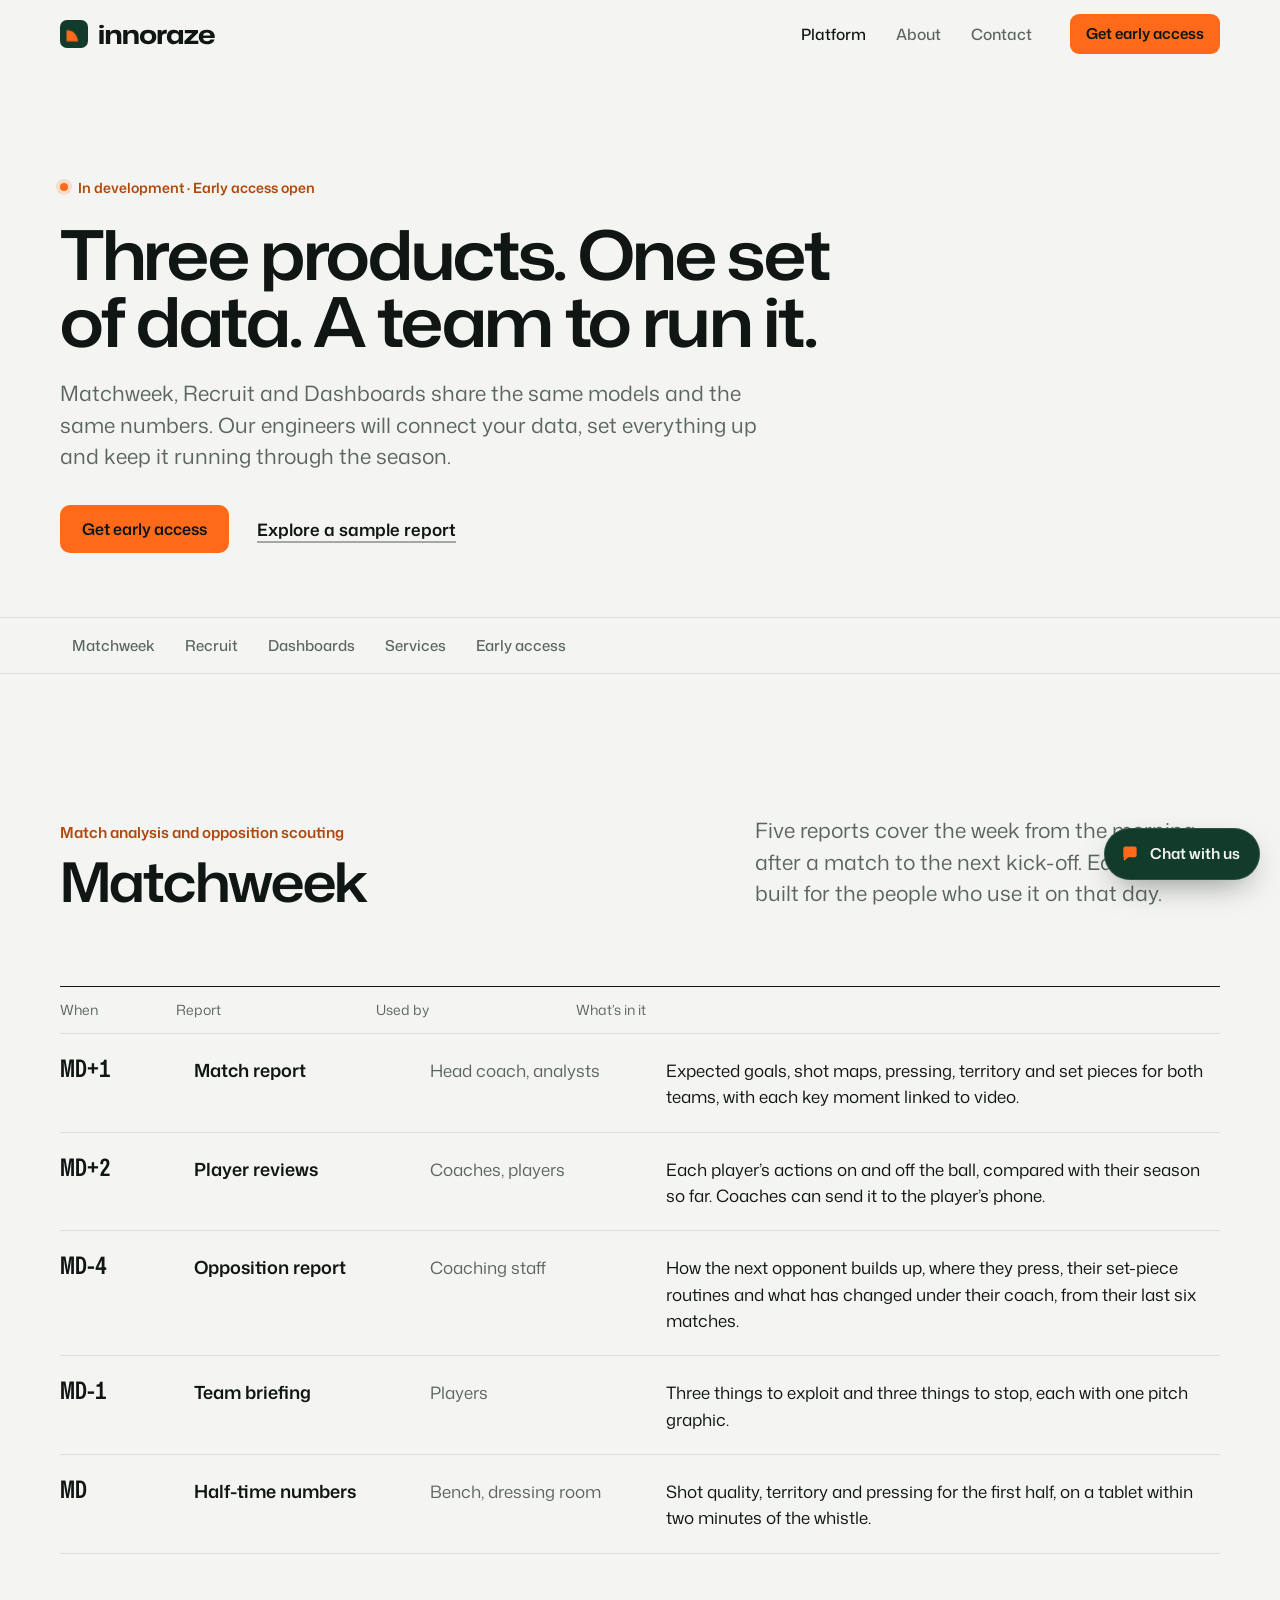
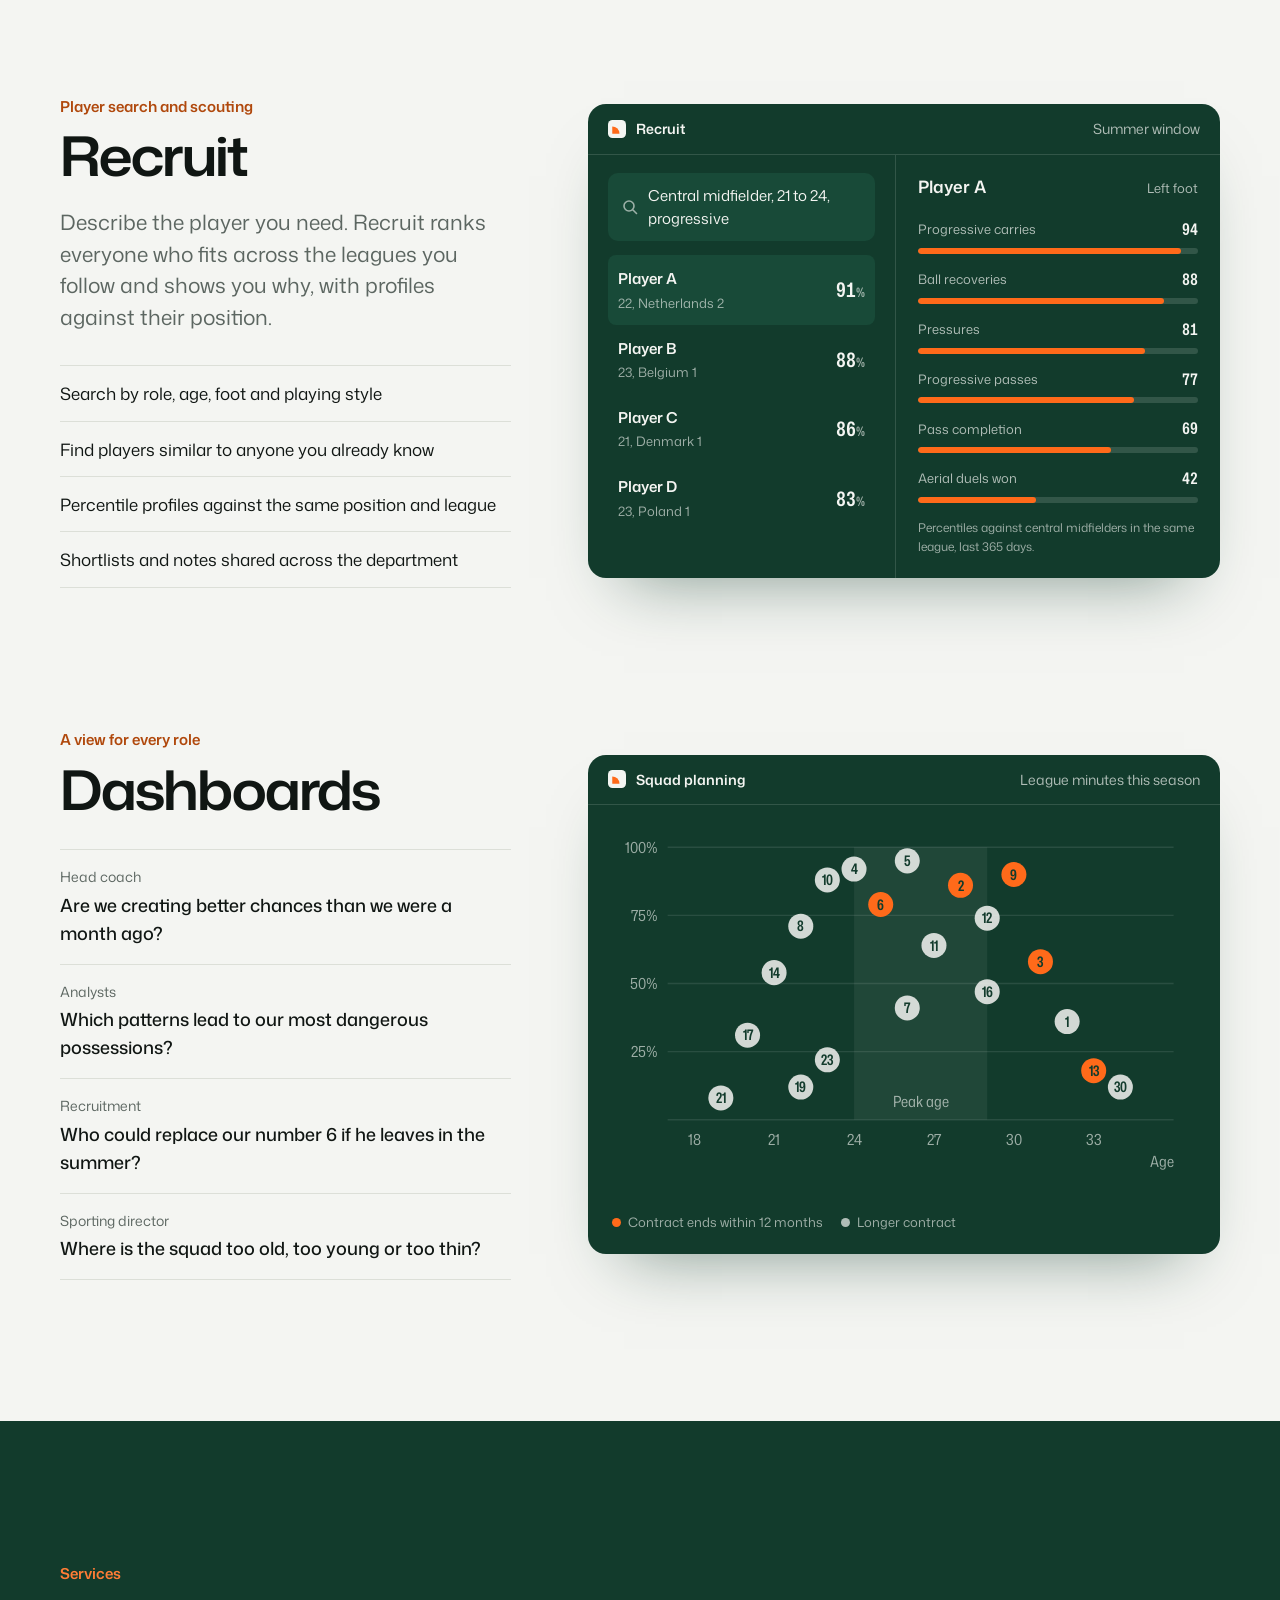
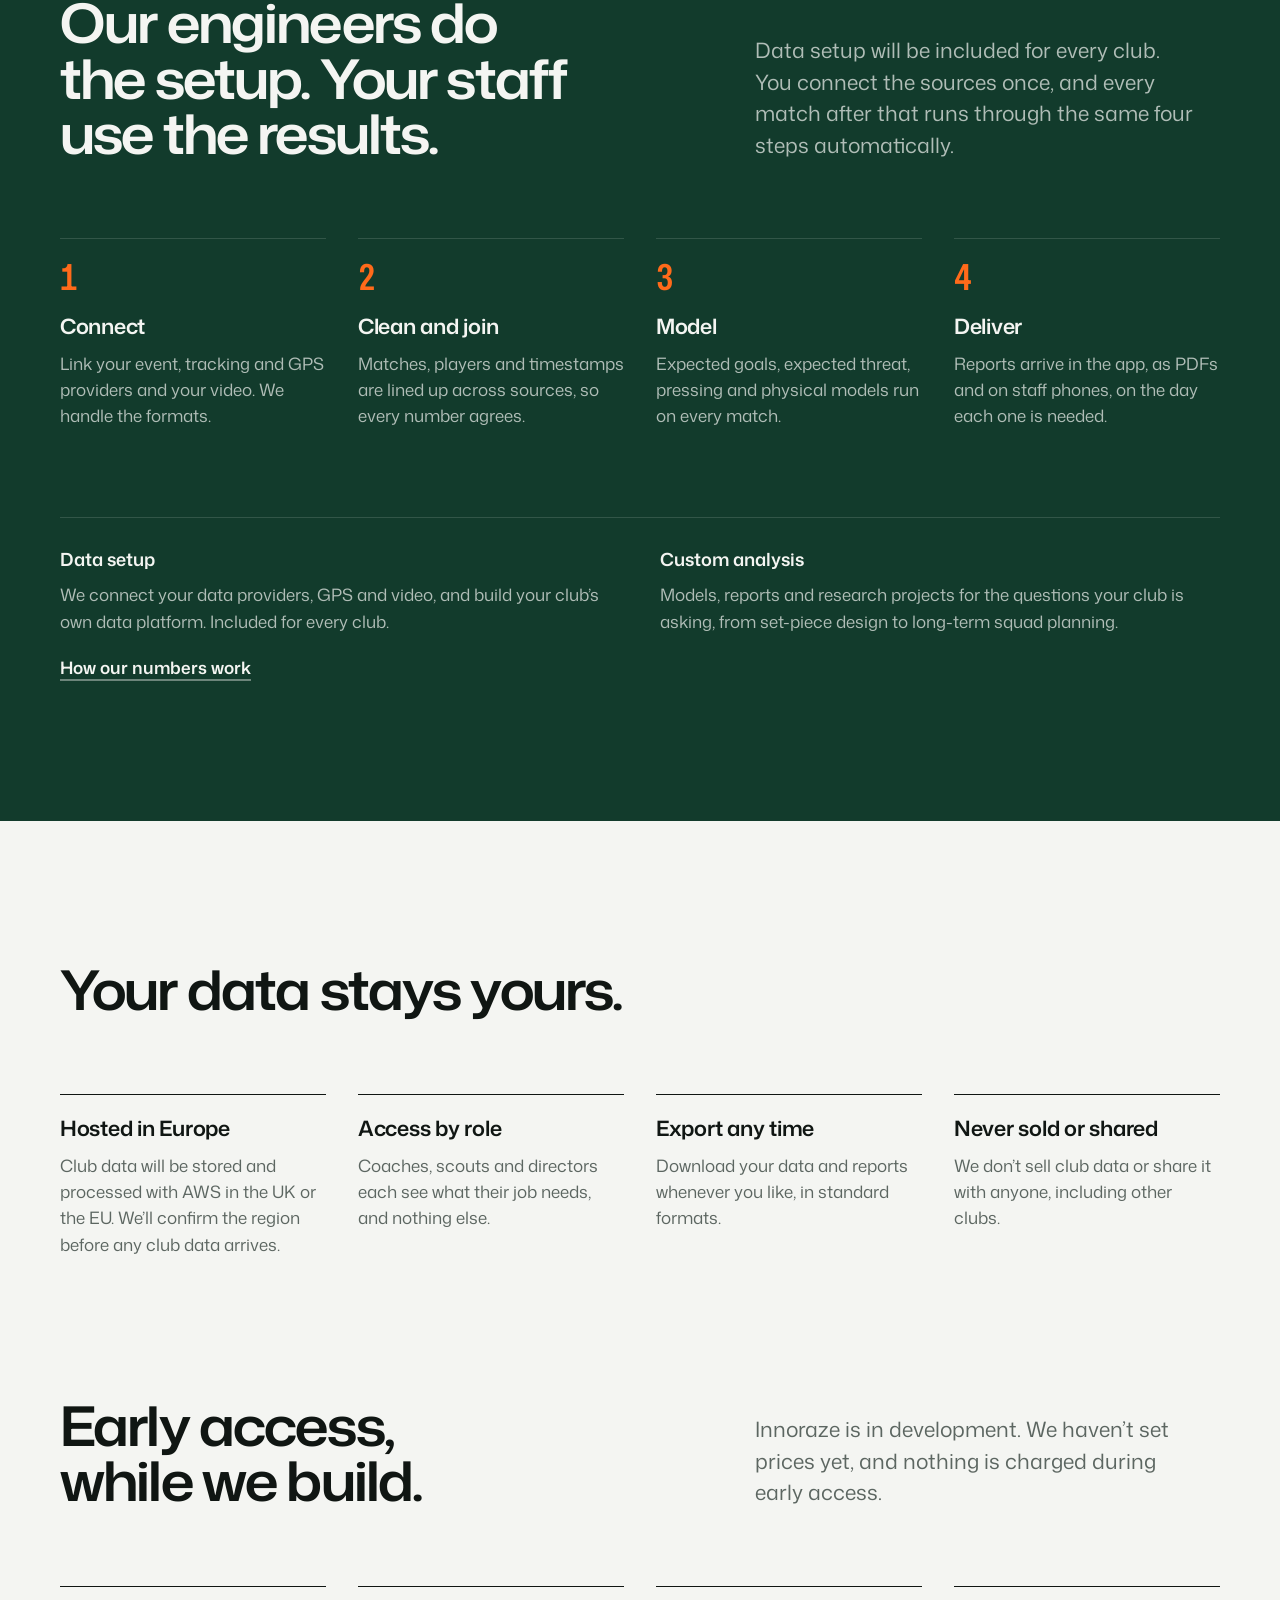
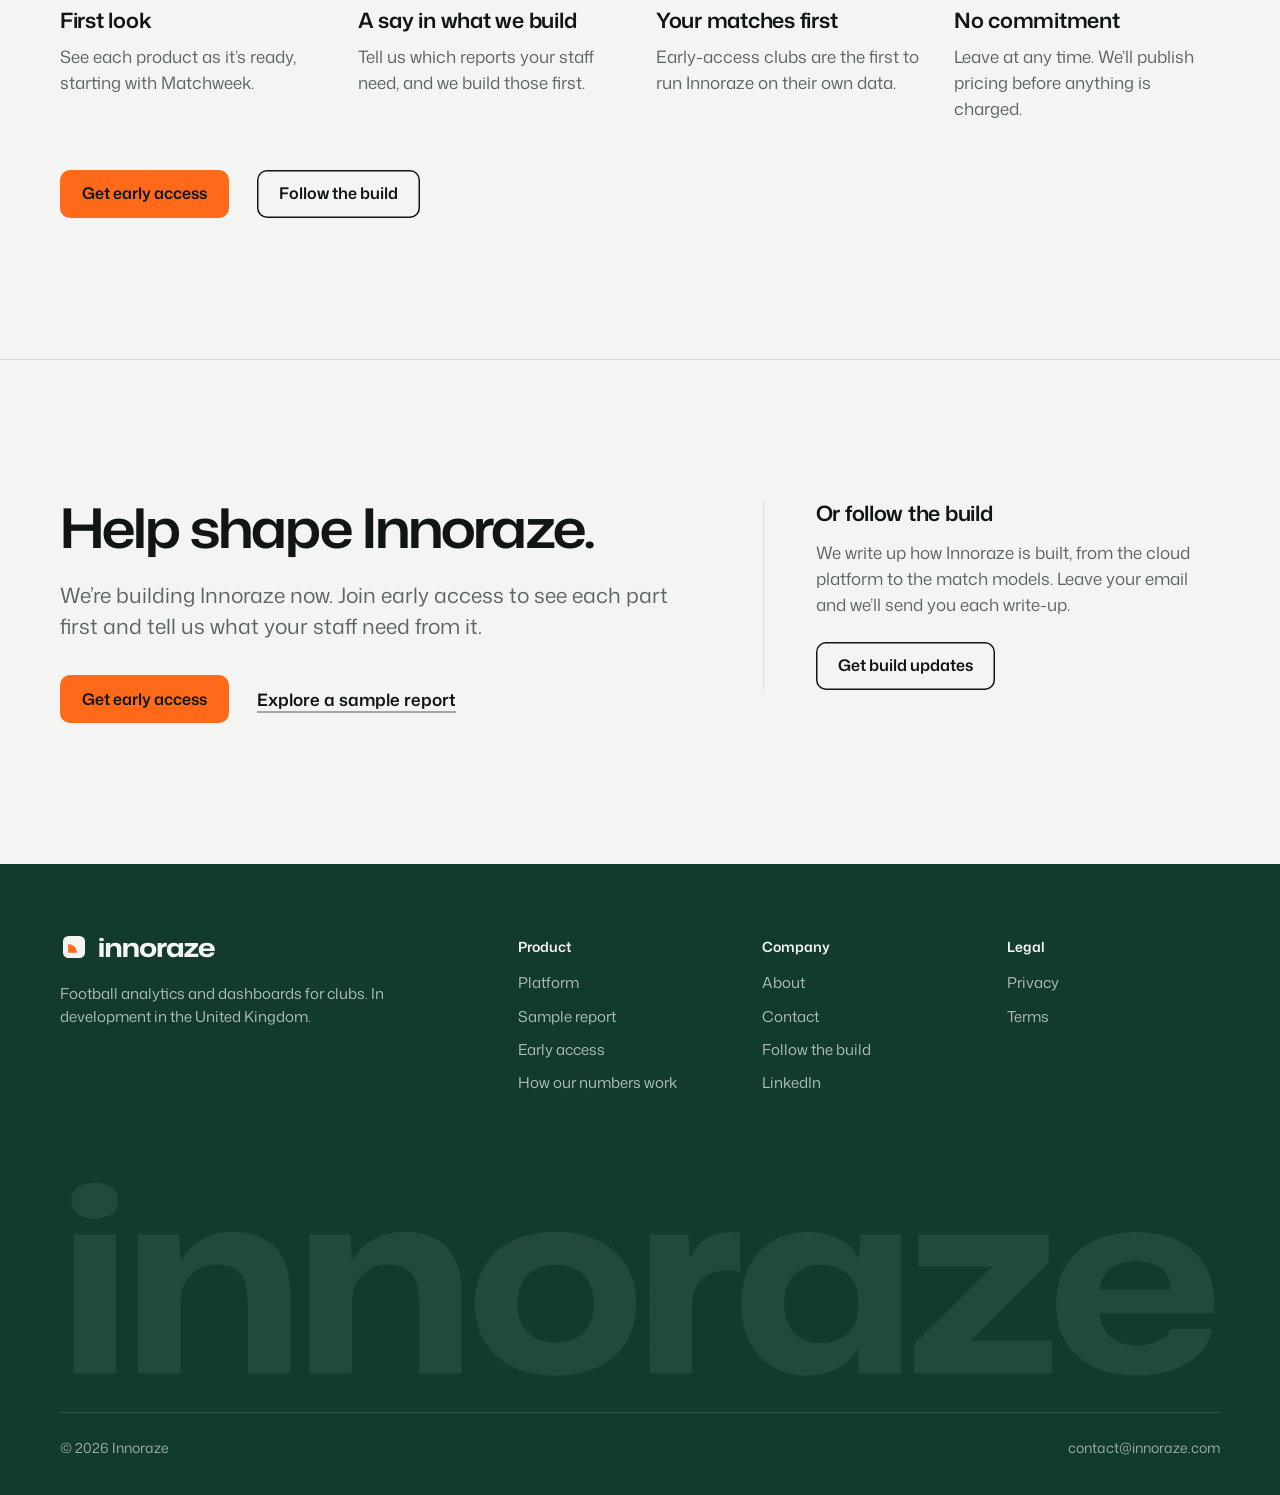
<file: platform.html>
<!doctype html>
<html lang="en-GB">
<head>
  <meta charset="utf-8">
  <meta name="viewport" content="width=device-width, initial-scale=1">
  <title>Platform | Innoraze</title>
  <meta name="description" content="Match reports, player reviews, opposition reports, team briefings, half-time numbers, recruitment and dashboards, all from one set of data.">
  <link rel="canonical" href="https://innoraze.com/platform">
  <meta name="theme-color" content="#f4f5f2">
  <meta property="og:type" content="website">
  <meta property="og:site_name" content="Innoraze">
  <meta property="og:url" content="https://innoraze.com/platform">
  <meta property="og:title" content="Platform | Innoraze">
  <meta property="og:description" content="Match reports, player reviews, opposition reports, team briefings, half-time numbers, recruitment and dashboards, all from one set of data.">
  <meta property="og:image" content="https://innoraze.com/assets/og.png?v=3">
  <meta property="og:image:width" content="1200">
  <meta property="og:image:height" content="630">
  <meta name="twitter:card" content="summary_large_image">
  <link rel="icon" href="/favicon.ico" sizes="48x48">
  <link rel="icon" href="assets/favicon.svg?v=2" type="image/svg+xml">
  <link rel="apple-touch-icon" href="assets/apple-touch-icon.png?v=2">
  <link rel="manifest" href="manifest.webmanifest?v=2">
  <link rel="preload" href="assets/fonts/mona-sans-latin.woff2" as="font" type="font/woff2" crossorigin>
  <link rel="stylesheet" href="assets/style.css?v=6">
  <script>document.documentElement.classList.add('js');try{if(!sessionStorage.getItem('iz'))document.documentElement.classList.add('first-visit');sessionStorage.setItem('iz','1')}catch(e){}</script>
  <script src="assets/config.js?v=5" defer></script>
  <script src="assets/app.js?v=6" defer></script>
  <script type="speculationrules">{"prefetch":[{"source":"document","where":{"href_matches":"/*"},"eagerness":"moderate"}]}</script>
</head>
<body>
  <a class="skip" href="#main">Skip to content</a>

  <header class="site-header" data-header>
    <div class="wrap">
      <a class="brand" href="./" aria-label="Innoraze home"><svg class="mark" viewBox="0 0 32 32" aria-hidden="true"><rect width="32" height="32" rx="8" fill="#123B2C"/><path d="M7.5 24.5V11.5a13 13 0 0 1 13 13z" fill="#FF6A1A"/></svg><svg aria-hidden="true" viewBox="0 -800 4480 840"><path fill="#101613" d="M52.22851911187172 0.0V-536.2859497070312H216.37266670912504V0.0ZM134.80059291049838 -597.5711199082434Q90.20216206088662 -597.5711199082434 67.28682670556009 -616.6426539830863Q44.371491350233555 -635.7141880579293 44.371491350233555 -666.285857282579Q44.371491350233555 -700.571793038398 69.28682060167193 -717.7861938476562Q94.20214985311031 -735.0005946569145 134.80059291049838 -735.0005946569145Q179.39902376011014 -735.0005946569145 202.31435911543667 -716.3576267790049Q225.2296944707632 -697.7146589010954 225.2296944707632 -666.285857282579Q225.2296944707632 -632.2856270931661 200.31436521932483 -614.9283735007048Q175.39903596788645 -597.5711199082434 134.80059291049838 -597.5711199082434Z M301.2285191118717 0.0V-536.2859497070312H459.6297450438142L465.315522108227 -442.02916957065463H473.5441144630313Q498.91542096436024 -492.0290265753865 552.1866367850453 -518.8717825748026Q605.4578526057303 -545.7145385742188 665.7433384470642 -545.7145385742188Q715.5146414600313 -545.7145385742188 756.4716962520033 -532.885978480801Q797.4287510439754 -520.0574183873832 827.1429844424129 -491.5431579593569Q856.8572178408504 -463.0288975313306 873.3286150228232 -415.90037929080427Q889.8000122047961 -368.77186105027795 889.8000122047961 -300.25766776129603V0.0H725.6558646075428V-270.2573486343026Q725.6558646075428 -318.5998291037977 714.1131426133215 -351.8996189683676Q702.5704206191003 -385.1994088329375 676.6278111040592 -402.4564601369202Q650.6852015890181 -419.71351144090295 607.3998168930411 -419.71351144090295Q563.8573399111629 -419.71351144090295 532.0719491112977 -400.5136518217623Q500.2865583114326 -381.3137922026217 482.8010402098298 -348.39979771338403Q465.315522108227 -315.48580322414637 465.315522108227 -273.029120747V0.0Z M963.2285191118717 0.0V-536.2859497070312H1121.6297450438142L1127.315522108227 -442.02916957065463H1135.5441144630313Q1160.9154209643602 -492.0290265753865 1214.1866367850453 -518.8717825748026Q1267.4578526057303 -545.7145385742188 1327.7433384470642 -545.7145385742188Q1377.5146414600313 -545.7145385742188 1418.4716962520033 -532.885978480801Q1459.4287510439754 -520.0574183873832 1489.1429844424129 -491.5431579593569Q1518.8572178408504 -463.0288975313306 1535.3286150228232 -415.90037929080427Q1551.800012204796 -368.77186105027795 1551.800012204796 -300.25766776129603V0.0H1387.6558646075428V-270.2573486343026Q1387.6558646075428 -318.5998291037977 1376.1131426133215 -351.8996189683676Q1364.5704206191003 -385.1994088329375 1338.6278111040592 -402.4564601369202Q1312.685201589018 -419.71351144090295 1269.3998168930411 -419.71351144090295Q1225.8573399111629 -419.71351144090295 1194.0719491112977 -400.5136518217623Q1162.2865583114326 -381.3137922026217 1144.8010402098298 -348.39979771338403Q1127.315522108227 -315.48580322414637 1127.315522108227 -273.029120747V0.0Z M1913.77117222175 9.885710798203945Q1843.5712193064392 9.885710798203945 1786.3141226619482 -8.75714198499918Q1729.0570260174572 -27.399994768202305 1687.7999145500362 -63.32857578806579Q1646.5428030826151 -99.25715680792928 1624.285676792264 -150.7286150250584Q1602.0285505019128 -202.2000732421875 1602.0285505019128 -267.71441650390625Q1602.0285505019128 -354.31443917378783 1640.6427795402706 -416.4858947750181Q1679.2570085786283 -478.65735037624836 1749.2140947598964 -512.1859444752336Q1819.1711809411645 -545.7145385742188 1913.77117222175 -545.7145385742188Q1983.9139805361629 -545.7145385742188 2041.1710771806538 -527.0716857910156Q2098.4281738251448 -508.4288330078125 2139.628140691668 -472.500251987949Q2180.828107558191 -436.5716709680855 2203.085233848542 -385.0287937708199Q2225.342360138893 -333.4859165735543 2225.342360138893 -267.7715611048043Q2225.342360138893 -182.40009940043092 2187.0424168147147 -119.78578840009868Q2148.742473490536 -57.171477399766445 2078.999673895538 -23.64288330078125Q2009.2568743005395 9.885710798203945 1913.77117222175 9.885710798203945ZM1913.714027620852 -117.45815255120397Q1960.3421247191727 -117.45815255120397 1993.2989257797599 -135.42944335751235Q2026.255726840347 -153.40073416382074 2043.7269627153873 -187.3005283884704Q2061.1981985904276 -221.20032261312008 2061.1981985904276 -267.7715611048043Q2061.1981985904276 -303.28570207953453 2051.255450438708 -331.32840227521956Q2041.3127022869885 -359.3711024709046 2022.4414725154638 -378.8995448537171Q2003.5702427439392 -398.4279872365296 1976.1276776976883 -408.7136169448495Q1948.6851126514375 -418.9992466531694 1913.77117222175 -418.9992466531694Q1867.7145019508898 -418.9992466531694 1834.7291285898536 -400.999383546412Q1801.7437552288175 -382.9995204396546 1784.2439470533282 -349.17116001807153Q1766.7441388778389 -315.3427995964885 1766.7441388778389 -267.71441650390625Q1766.7441388778389 -232.48598109558225 1776.6868870295584 -204.72899431362748Q1786.629635181278 -176.97200753167272 1805.5294372532517 -157.50070974975824Q1824.4292393252254 -138.02941196784377 1851.6860970612615 -127.74378225952387Q1878.9429547972977 -117.45815255120397 1913.714027620852 -117.45815255120397Z M2277.2285191118717 0.0V-536.2859497070312H2425.9439854174852L2432.0868687182665 -450.7147373743355H2438.2297677136958Q2455.372635319829 -495.1718994155526 2493.6440124474466 -519.5146379750222Q2531.915389575064 -543.8573765344918 2584.372436519712 -543.8573765344918Q2596.9152047261596 -543.8573765344918 2607.2865565679967 -543.3716823030263Q2617.657908409834 -542.8859880715609 2626.3721888922155 -541.5717337466776V-392.57052002102137Q2616.343668036163 -394.68476213887334 2604.372294396162 -395.6276027150452Q2592.400920756161 -396.5704432912171 2580.6581106968224 -396.5704432912171Q2536.943729069084 -396.5704432912171 2506.2295035179704 -382.0704816561192Q2475.515277966857 -367.57052002102137 2459.0153834708035 -337.35631539672613Q2442.51548897475 -307.1421107724309 2441.086961142719 -259.5708007849753V0.0Z M2885.428041294217 9.657149832695723Q2828.4853079654276 9.657149832695723 2781.6355061970003 -9.61885891721215Q2734.785704428573 -28.89486766712002 2701.078529878641 -65.24742947385278Q2667.371355328709 -101.59999128058553 2649.1856785360724 -152.7509566217152Q2631.000001743436 -203.90192196284485 2631.000001743436 -267.7144008092582Q2631.000001743436 -353.673092757026 2662.899934604764 -415.8652398775566Q2694.799867466092 -478.05738699808717 2752.2598637312 -511.45738874189556Q2809.7198599963076 -544.857390485704 2885.253636372527 -544.857390485704Q2934.9992396757007 -544.857390485704 2972.999078368768 -533.0002894811332Q3010.9989170618355 -521.1431884765625 3038.0130911692977 -500.0289777480066Q3065.02726527676 -478.91476701945066 3079.627195958048 -450.42914167046547H3086.5129673555493L3091.5574564623334 -536.2859497070312H3247.4571010023355V0.0H3084.7701956629753L3083.6558332182467 -87.34241420403123H3076.8483214961448Q3053.513024903834 -42.99975062906742 3001.856113979593 -16.67130039818585Q2950.199203055352 9.657149832695723 2885.428041294217 9.657149832695723ZM2937.5143467485905 -116.20100969448686Q2983.4207096417485 -116.20100969448686 3016.0805443332188 -134.61037989892066Q3048.740379024689 -153.01975010335445 3065.7409528011553 -184.1623962391168Q3082.7415265776217 -215.30504237487912 3082.7415265776217 -253.28579973429441V-284.4857561402023Q3082.7415265776217 -322.771323941648 3065.598085195022 -353.12827323004603Q3048.4546438124225 -383.48522251844406 3015.866242924019 -401.2707990389317Q2983.2778420356153 -419.0563755594194 2938.2286847792566 -419.0563755594194Q2895.263665848835 -419.0563755594194 2863.6113829748197 -401.4850420281291Q2831.9591001008043 -383.9137084968388 2814.265926129947 -350.05676095187664Q2796.572752159089 -316.1998134069145 2796.572752159089 -267.7144008092582Q2796.572752159089 -220.40038888156414 2813.715421836823 -186.21487426757812Q2830.8580915145576 -152.0293596535921 2862.4406607463957 -134.11518467403948Q2894.0232299782338 -116.20100969448686 2937.5143467485905 -116.20100969448686Z M3298.371568080038 0.0V-110.572345841676L3600.1410941034555 -410.99920131266117H3314.8287510462105V-536.2859497070312H3819.1427019387484V-428.7136352546513L3516.744588792324 -125.28674839437008H3830.828384835273V0.0Z M4154.932779947917 9.400004069010416Q4058.266316731771 9.400004069010416 3989.2998046875 -24.866658528645836Q3920.333292643229 -59.133321126302086 3883.4667154947915 -120.8333231608073Q3846.600138346354 -182.5333251953125 3846.600138346354 -264.8666585286458Q3846.600138346354 -352.5999755859375 3884.633371988932 -415.23331705729163Q3922.6666056315103 -477.8666585286458 3992.0997619628906 -511.5Q4061.532918294271 -545.1333414713541 4155.199361165364 -545.1333414713541Q4260.132486979167 -545.1333414713541 4330.132314046225 -505.79999796549475Q4400.132141113281 -466.46665445963544 4432.365376790365 -395.93332926432294Q4464.598612467448 -325.40000406901044 4455.198628743489 -230.86673990885416H4016.7997436523438Q4017.8663940429688 -190.60001627604166 4035.999674479167 -163.0999755859375Q4054.1329549153647 -135.59993489583331 4086.6995340983076 -121.36658732096353Q4119.26611328125 -107.13323974609374 4162.132670084636 -107.13323974609374Q4209.799255371094 -107.13323974609374 4244.965779622396 -124.66656494140625Q4280.132303873698 -142.19989013671875 4289.932291666667 -170.19989013671875H4450.531962076823Q4440.731994628906 -113.99993896484375 4400.432108561197 -73.76663208007812Q4360.132222493489 -33.5333251953125 4296.999064127604 -12.066660563151043Q4233.865905761719 9.400004069010416 4154.932779947917 9.400004069010416ZM4013.1331380208335 -312.73333740234375 4005.999715169271 -323.6000569661458H4299.999003092448L4291.132263183594 -313.26666259765625Q4291.198954264323 -352.26670328776044 4275.0656636556 -378.9667053222656Q4258.932373046875 -405.6667073567708 4228.5324605306 -419.3333740234375Q4198.132548014323 -433.0000406901042 4155.199361165364 -433.0000406901042Q4112.5994873046875 -433.0000406901042 4081.399576822917 -418.5000406901042Q4050.199666341146 -404.0000406901042 4032.8997192382812 -377.0333658854167Q4015.5997721354165 -350.0666910807292 4013.1331380208335 -312.73333740234375Z"/></svg></a>
      <button class="nav-toggle" type="button" aria-expanded="false" aria-controls="site-nav" data-nav-toggle><span></span><span class="sr-only">Menu</span></button>
      <nav class="nav" id="site-nav" aria-label="Main">
        <a href="platform" aria-current="page">Platform</a><a href="about">About</a><a href="contact">Contact</a>
        <a class="btn btn--small" href="contact?topic=access">Get early access</a>
      </nav>
    </div>
  </header>

  <main id="main">
    <section class="page-hero page-hero--tight" aria-labelledby="page-title">
      <div class="wrap">
        <p class="status-tag">In development · Early access open</p>
        <h1 class="display display--page" id="page-title">Three products. One set of data. A team to run it.</h1>
        <p class="lede">Matchweek, Recruit and Dashboards share the same models and the same numbers. Our engineers will connect your data, set everything up and keep it running through the season.</p>
        <div class="actions">
          <a class="btn" href="contact?topic=access">Get early access</a>
          <a class="link" href="sample-report">Explore a sample report</a>
        </div>
      </div>
    </section>

    <nav class="subnav" aria-label="On this page" data-subnav>
      <div class="wrap">
        <a href="#matchweek">Matchweek</a>
        <a href="#recruit">Recruit</a>
        <a href="#dashboards">Dashboards</a>
        <a href="#services">Services</a>
        <a href="#early-access">Early access</a>
      </div>
    </nav>

    <section class="section" id="matchweek" aria-labelledby="mw-title">
      <div class="wrap">
        <div class="section-head">
          <div>
            <p class="product__kind">Match analysis and opposition scouting</p>
            <h2 class="h2" id="mw-title">Matchweek</h2>
          </div>
          <p class="lede">Five reports cover the week from the morning after a match to the next kick-off. Each one is built for the people who use it on that day.</p>
        </div>
        <div class="reports" role="table" aria-label="Matchweek reports through the week">
          <div class="reports__row reports__row--head" role="row">
            <span role="columnheader">When</span><span role="columnheader">Report</span><span role="columnheader">Used by</span><span role="columnheader">What’s in it</span>
          </div>
          <div class="reports__row" role="row">
            <span role="cell" class="num reports__when">MD+1</span>
            <span role="cell" class="reports__name">Match report</span>
            <span role="cell" class="reports__who">Head coach, analysts</span>
            <span role="cell" class="reports__what">Expected goals, shot maps, pressing, territory and set pieces for both teams, with each key moment linked to video.</span>
          </div>
          <div class="reports__row" role="row">
            <span role="cell" class="num reports__when">MD+2</span>
            <span role="cell" class="reports__name">Player reviews</span>
            <span role="cell" class="reports__who">Coaches, players</span>
            <span role="cell" class="reports__what">Each player’s actions on and off the ball, compared with their season so far. Coaches can send it to the player’s phone.</span>
          </div>
          <div class="reports__row" role="row">
            <span role="cell" class="num reports__when">MD-4</span>
            <span role="cell" class="reports__name">Opposition report</span>
            <span role="cell" class="reports__who">Coaching staff</span>
            <span role="cell" class="reports__what">How the next opponent builds up, where they press, their set-piece routines and what has changed under their coach, from their last six matches.</span>
          </div>
          <div class="reports__row" role="row">
            <span role="cell" class="num reports__when">MD-1</span>
            <span role="cell" class="reports__name">Team briefing</span>
            <span role="cell" class="reports__who">Players</span>
            <span role="cell" class="reports__what">Three things to exploit and three things to stop, each with one pitch graphic.</span>
          </div>
          <div class="reports__row" role="row">
            <span role="cell" class="num reports__when">MD</span>
            <span role="cell" class="reports__name">Half-time numbers</span>
            <span role="cell" class="reports__who">Bench, dressing room</span>
            <span role="cell" class="reports__what">Shot quality, territory and pressing for the first half, on a tablet within two minutes of the whistle.</span>
          </div>
        </div>
      </div>
    </section>

    <section class="section section--flush-top" id="recruit" aria-labelledby="rc-title">
      <div class="wrap split">
        <div>
          <p class="product__kind">Player search and scouting</p>
          <h2 class="h2" id="rc-title">Recruit</h2>
          <p class="lede">Describe the player you need. Recruit ranks everyone who fits across the leagues you follow and shows you why, with profiles against their position.</p>
          <ul class="checks">
            <li>Search by role, age, foot and playing style</li>
            <li>Find players similar to anyone you already know</li>
            <li>Percentile profiles against the same position and league</li>
            <li>Shortlists and notes shared across the department</li>
          </ul>
        </div>
        <figure class="window recruit" data-recruit="[{&quot;n&quot;: &quot;Player A&quot;, &quot;f&quot;: &quot;Left foot&quot;, &quot;p&quot;: [94, 88, 81, 77, 69, 42]}, {&quot;n&quot;: &quot;Player B&quot;, &quot;f&quot;: &quot;Right foot&quot;, &quot;p&quot;: [81, 92, 90, 64, 74, 55]}, {&quot;n&quot;: &quot;Player C&quot;, &quot;f&quot;: &quot;Right foot&quot;, &quot;p&quot;: [88, 71, 76, 85, 80, 38]}, {&quot;n&quot;: &quot;Player D&quot;, &quot;f&quot;: &quot;Left foot&quot;, &quot;p&quot;: [72, 84, 93, 70, 66, 61]}]" aria-label="Example Innoraze player search with a shortlist of four fictional central midfielders.">
          <div class="window__bar">
            <span class="window__title"><svg viewBox="0 0 32 32" aria-hidden="true"><rect width="32" height="32" rx="8" fill="#F4F5F2"/><path d="M7.5 24.5V11.5a13 13 0 0 1 13 13z" fill="#FF6A1A"/></svg>Recruit</span>
            <span class="window__meta">Summer window</span>
          </div>
          <div class="scout">
            <div class="scout__list">
              <div class="search"><svg viewBox="0 0 16 16" aria-hidden="true"><circle cx="7" cy="7" r="5" fill="none" stroke="currentColor" stroke-width="1.6"/><path d="M11 11l3.5 3.5" stroke="currentColor" stroke-width="1.6" stroke-linecap="round"/></svg><span data-recruit-query>Central midfielder, 21 to 24, progressive</span></div>
              <ul class="shortlist"><li><button type="button" class="is-active" data-player="0" aria-pressed="true"><span class="who">Player A</span><span class="where">22, Netherlands 2</span><span class="match num">91<small>%</small></span></button></li><li><button type="button" class="" data-player="1" aria-pressed="false"><span class="who">Player B</span><span class="where">23, Belgium 1</span><span class="match num">88<small>%</small></span></button></li><li><button type="button" class="" data-player="2" aria-pressed="false"><span class="who">Player C</span><span class="where">21, Denmark 1</span><span class="match num">86<small>%</small></span></button></li><li><button type="button" class="" data-player="3" aria-pressed="false"><span class="who">Player D</span><span class="where">23, Poland 1</span><span class="match num">83<small>%</small></span></button></li></ul>
            </div>
            <div class="scout__detail" aria-live="polite">
              <div class="profile-head"><span class="who" data-pname>Player A</span><span class="muted" data-pfoot>Left foot</span></div>
              <ul class="pct"><li>Progressive carries<span class="num" data-pct-val>94</span><span class="bar" aria-hidden="true"><span data-pct-bar style="width:94%"></span></span></li><li>Ball recoveries<span class="num" data-pct-val>88</span><span class="bar" aria-hidden="true"><span data-pct-bar style="width:88%"></span></span></li><li>Pressures<span class="num" data-pct-val>81</span><span class="bar" aria-hidden="true"><span data-pct-bar style="width:81%"></span></span></li><li>Progressive passes<span class="num" data-pct-val>77</span><span class="bar" aria-hidden="true"><span data-pct-bar style="width:77%"></span></span></li><li>Pass completion<span class="num" data-pct-val>69</span><span class="bar" aria-hidden="true"><span data-pct-bar style="width:69%"></span></span></li><li>Aerial duels won<span class="num" data-pct-val>42</span><span class="bar" aria-hidden="true"><span data-pct-bar style="width:42%"></span></span></li></ul>
              <p class="pct-note">Percentiles against central midfielders in the same league, last 365 days.</p>
            </div>
          </div>
        </figure>
      </div>
    </section>

    <section class="section section--flush-top" id="dashboards" aria-labelledby="dash-title">
      <div class="wrap split">
        <div>
          <p class="product__kind">A view for every role</p>
          <h2 class="h2" id="dash-title">Dashboards</h2>
          <dl class="questions">
            <div><dt>Head coach</dt><dd>Are we creating better chances than we were a month ago?</dd></div>
            <div><dt>Analysts</dt><dd>Which patterns lead to our most dangerous possessions?</dd></div>
            <div><dt>Recruitment</dt><dd>Who could replace our number 6 if he leaves in the summer?</dd></div>
            <div><dt>Sporting director</dt><dd>Where is the squad too old, too young or too thin?</dd></div>
          </dl>
        </div>
        <figure class="window" aria-label="Example squad planning dashboard showing players by age and share of minutes.">
          <div class="window__bar">
            <span class="window__title"><svg viewBox="0 0 32 32" aria-hidden="true"><rect width="32" height="32" rx="8" fill="#F4F5F2"/><path d="M7.5 24.5V11.5a13 13 0 0 1 13 13z" fill="#FF6A1A"/></svg>Squad planning</span>
            <span class="window__meta">League minutes this season</span>
          </div>
          <div class="window__body">
            <svg viewBox="0 0 420 268" role="img" aria-label="Squad by age and share of league minutes. Five players in or past peak age have contracts ending within a year."><rect x="174.1" y="16" width="95.8" height="196" fill="rgba(244,245,242,.06)"/><text class="chart-label" x="222.0" y="203" text-anchor="middle">Peak age</text><line class="chart-grid" x1="40" x2="404" y1="163.0" y2="163.0"/><text class="chart-label" x="33" y="167.0" text-anchor="end">25%</text><line class="chart-grid" x1="40" x2="404" y1="114.0" y2="114.0"/><text class="chart-label" x="33" y="118.0" text-anchor="end">50%</text><line class="chart-grid" x1="40" x2="404" y1="65.0" y2="65.0"/><text class="chart-label" x="33" y="69.0" text-anchor="end">75%</text><line class="chart-grid" x1="40" x2="404" y1="16.0" y2="16.0"/><text class="chart-label" x="33" y="20.0" text-anchor="end">100%</text><line class="chart-grid" x1="40" x2="404" y1="212" y2="212"/><text class="chart-label" x="59.2" y="230" text-anchor="middle">18</text><text class="chart-label" x="116.6" y="230" text-anchor="middle">21</text><text class="chart-label" x="174.1" y="230" text-anchor="middle">24</text><text class="chart-label" x="231.6" y="230" text-anchor="middle">27</text><text class="chart-label" x="289.1" y="230" text-anchor="middle">30</text><text class="chart-label" x="346.5" y="230" text-anchor="middle">33</text><text class="chart-label" x="404" y="246" text-anchor="end">Age</text><circle cx="78.3" cy="196.3" r="9" fill="rgba(244,245,242,.85)"/><text x="78.3" y="200.1" text-anchor="middle" font-size="10.5" font-weight="600" fill="#123B2C" style="font-stretch:78%">21</text><circle cx="97.5" cy="151.2" r="9" fill="rgba(244,245,242,.85)"/><text x="97.5" y="155.0" text-anchor="middle" font-size="10.5" font-weight="600" fill="#123B2C" style="font-stretch:78%">17</text><circle cx="116.6" cy="106.2" r="9" fill="rgba(244,245,242,.85)"/><text x="116.6" y="110.0" text-anchor="middle" font-size="10.5" font-weight="600" fill="#123B2C" style="font-stretch:78%">14</text><circle cx="135.8" cy="72.8" r="9" fill="rgba(244,245,242,.85)"/><text x="135.8" y="76.6" text-anchor="middle" font-size="10.5" font-weight="600" fill="#123B2C" style="font-stretch:78%">8</text><circle cx="154.9" cy="39.5" r="9" fill="rgba(244,245,242,.85)"/><text x="154.9" y="43.3" text-anchor="middle" font-size="10.5" font-weight="600" fill="#123B2C" style="font-stretch:78%">10</text><circle cx="154.9" cy="168.9" r="9" fill="rgba(244,245,242,.85)"/><text x="154.9" y="172.7" text-anchor="middle" font-size="10.5" font-weight="600" fill="#123B2C" style="font-stretch:78%">23</text><circle cx="174.1" cy="31.7" r="9" fill="rgba(244,245,242,.85)"/><text x="174.1" y="35.5" text-anchor="middle" font-size="10.5" font-weight="600" fill="#123B2C" style="font-stretch:78%">4</text><circle cx="193.3" cy="57.2" r="9" fill="#FF6A1A"/><text x="193.3" y="61.0" text-anchor="middle" font-size="10.5" font-weight="600" fill="#123B2C" style="font-stretch:78%">6</text><circle cx="212.4" cy="25.8" r="9" fill="rgba(244,245,242,.85)"/><text x="212.4" y="29.6" text-anchor="middle" font-size="10.5" font-weight="600" fill="#123B2C" style="font-stretch:78%">5</text><circle cx="231.6" cy="86.6" r="9" fill="rgba(244,245,242,.85)"/><text x="231.6" y="90.4" text-anchor="middle" font-size="10.5" font-weight="600" fill="#123B2C" style="font-stretch:78%">11</text><circle cx="250.7" cy="43.4" r="9" fill="#FF6A1A"/><text x="250.7" y="47.2" text-anchor="middle" font-size="10.5" font-weight="600" fill="#123B2C" style="font-stretch:78%">2</text><circle cx="269.9" cy="119.9" r="9" fill="rgba(244,245,242,.85)"/><text x="269.9" y="123.7" text-anchor="middle" font-size="10.5" font-weight="600" fill="#123B2C" style="font-stretch:78%">16</text><circle cx="289.1" cy="35.6" r="9" fill="#FF6A1A"/><text x="289.1" y="39.4" text-anchor="middle" font-size="10.5" font-weight="600" fill="#123B2C" style="font-stretch:78%">9</text><circle cx="308.2" cy="98.3" r="9" fill="#FF6A1A"/><text x="308.2" y="102.1" text-anchor="middle" font-size="10.5" font-weight="600" fill="#123B2C" style="font-stretch:78%">3</text><circle cx="327.4" cy="141.4" r="9" fill="rgba(244,245,242,.85)"/><text x="327.4" y="145.2" text-anchor="middle" font-size="10.5" font-weight="600" fill="#123B2C" style="font-stretch:78%">1</text><circle cx="346.5" cy="176.7" r="9" fill="#FF6A1A"/><text x="346.5" y="180.5" text-anchor="middle" font-size="10.5" font-weight="600" fill="#123B2C" style="font-stretch:78%">13</text><circle cx="365.7" cy="188.5" r="9" fill="rgba(244,245,242,.85)"/><text x="365.7" y="192.3" text-anchor="middle" font-size="10.5" font-weight="600" fill="#123B2C" style="font-stretch:78%">30</text><circle cx="212.4" cy="131.6" r="9" fill="rgba(244,245,242,.85)"/><text x="212.4" y="135.4" text-anchor="middle" font-size="10.5" font-weight="600" fill="#123B2C" style="font-stretch:78%">7</text><circle cx="135.8" cy="188.5" r="9" fill="rgba(244,245,242,.85)"/><text x="135.8" y="192.3" text-anchor="middle" font-size="10.5" font-weight="600" fill="#123B2C" style="font-stretch:78%">19</text><circle cx="269.9" cy="67.0" r="9" fill="rgba(244,245,242,.85)"/><text x="269.9" y="70.8" text-anchor="middle" font-size="10.5" font-weight="600" fill="#123B2C" style="font-stretch:78%">12</text></svg>
            <p class="legend"><span><i class="k-us"></i>Contract ends within 12 months</span><span><i class="k-opp"></i>Longer contract</span></p>
          </div>
        </figure>
      </div>
    </section>

    <section class="band dark section" id="services" aria-labelledby="flow-title">
      <div class="wrap">
        <div class="section-head">
          <div>
            <p class="product__kind">Services</p>
            <h2 class="h2" id="flow-title">Our engineers do the setup. Your staff use the results.</h2>
          </div>
          <p class="lede">Data setup will be included for every club. You connect the sources once, and every match after that runs through the same four steps automatically.</p>
        </div>
        <ol class="flow" data-path>
          <li><span class="num flow__n">1</span><h3 class="h3">Connect</h3><p>Link your event, tracking and GPS providers and your video. We handle the formats.</p></li>
          <li><span class="num flow__n">2</span><h3 class="h3">Clean and join</h3><p>Matches, players and timestamps are lined up across sources, so every number agrees.</p></li>
          <li><span class="num flow__n">3</span><h3 class="h3">Model</h3><p>Expected goals, expected threat, pressing and physical models run on every match.</p></li>
          <li><span class="num flow__n">4</span><h3 class="h3">Deliver</h3><p>Reports arrive in the app, as PDFs and on staff phones, on the day each one is needed.</p></li>
        </ol>
        <dl class="services services--dark">
          <div><dt>Data setup</dt><dd>We connect your data providers, GPS and video, and build your club’s own data platform. Included for every club.</dd></div>
          <div><dt>Custom analysis</dt><dd>Models, reports and research projects for the questions your club is asking, from set-piece design to long-term squad planning.</dd></div>
        </dl>
        <p class="defs__more"><a class="link" href="methodology">How our numbers work</a></p>
      </div>
    </section>

    <section class="section" aria-labelledby="trust-title">
      <div class="wrap">
        <div class="section-head section-head--stack">
          <h2 class="h2" id="trust-title">Your data stays yours.</h2>
        </div>
        <ul class="roles">
          <li><h3 class="h3">Hosted in Europe</h3><p>Club data will be stored and processed with AWS in the UK or the EU. We’ll confirm the region before any club data arrives.</p></li>
          <li><h3 class="h3">Access by role</h3><p>Coaches, scouts and directors each see what their job needs, and nothing else.</p></li>
          <li><h3 class="h3">Export any time</h3><p>Download your data and reports whenever you like, in standard formats.</p></li>
          <li><h3 class="h3">Never sold or shared</h3><p>We don’t sell club data or share it with anyone, including other clubs.</p></li>
        </ul>
      </div>
    </section>

    <section class="section section--flush-top" id="early-access" aria-labelledby="access-title">
      <div class="wrap">
        <div class="section-head">
          <h2 class="h2" id="access-title">Early access, while we build.</h2>
          <p class="lede">Innoraze is in development. We haven’t set prices yet, and nothing is charged during early access.</p>
        </div>
        <ul class="roles">
          <li><h3 class="h3">First look</h3><p>See each product as it’s ready, starting with Matchweek.</p></li>
          <li><h3 class="h3">A say in what we build</h3><p>Tell us which reports your staff need, and we build those first.</p></li>
          <li><h3 class="h3">Your matches first</h3><p>Early-access clubs are the first to run Innoraze on their own data.</p></li>
          <li><h3 class="h3">No commitment</h3><p>Leave at any time. We’ll publish pricing before anything is charged.</p></li>
        </ul>
        <div class="actions start__actions"><a class="btn" href="contact?topic=access">Get early access</a><a class="btn btn--ghost" href="about#build">Follow the build</a></div>
      </div>
    </section>

    <section class="closing" aria-labelledby="closing-title">
      <div class="wrap closing__inner">
        <div>
          <h2 class="h2" id="closing-title">Help shape Innoraze.</h2>
          <p class="lede">We’re building Innoraze now. Join early access to see each part first and tell us what your staff need from it.</p>
          <div class="actions"><a class="btn" href="contact?topic=access">Get early access</a><a class="link" href="sample-report">Explore a sample report</a></div>
        </div>
        <div class="offer">
          <h3 class="h3">Or follow the build</h3>
          <p>We write up how Innoraze is built, from the cloud platform to the match models. Leave your email and we’ll send you each write-up.</p>
          <a class="btn btn--ghost" href="contact?topic=updates">Get build updates</a>
        </div>
      </div>
    </section>
  </main>

  <footer class="site-footer dark">
    <div class="wrap">
      <div class="footer-top">
        <div>
          <a class="brand" href="./" aria-label="Innoraze home"><svg class="mark" viewBox="0 0 32 32" aria-hidden="true"><rect width="32" height="32" rx="8" fill="#F4F5F2"/><path d="M7.5 24.5V11.5a13 13 0 0 1 13 13z" fill="#FF6A1A"/></svg><svg aria-hidden="true" viewBox="0 -800 4480 840"><path fill="#F4F5F2" d="M52.22851911187172 0.0V-536.2859497070312H216.37266670912504V0.0ZM134.80059291049838 -597.5711199082434Q90.20216206088662 -597.5711199082434 67.28682670556009 -616.6426539830863Q44.371491350233555 -635.7141880579293 44.371491350233555 -666.285857282579Q44.371491350233555 -700.571793038398 69.28682060167193 -717.7861938476562Q94.20214985311031 -735.0005946569145 134.80059291049838 -735.0005946569145Q179.39902376011014 -735.0005946569145 202.31435911543667 -716.3576267790049Q225.2296944707632 -697.7146589010954 225.2296944707632 -666.285857282579Q225.2296944707632 -632.2856270931661 200.31436521932483 -614.9283735007048Q175.39903596788645 -597.5711199082434 134.80059291049838 -597.5711199082434Z M301.2285191118717 0.0V-536.2859497070312H459.6297450438142L465.315522108227 -442.02916957065463H473.5441144630313Q498.91542096436024 -492.0290265753865 552.1866367850453 -518.8717825748026Q605.4578526057303 -545.7145385742188 665.7433384470642 -545.7145385742188Q715.5146414600313 -545.7145385742188 756.4716962520033 -532.885978480801Q797.4287510439754 -520.0574183873832 827.1429844424129 -491.5431579593569Q856.8572178408504 -463.0288975313306 873.3286150228232 -415.90037929080427Q889.8000122047961 -368.77186105027795 889.8000122047961 -300.25766776129603V0.0H725.6558646075428V-270.2573486343026Q725.6558646075428 -318.5998291037977 714.1131426133215 -351.8996189683676Q702.5704206191003 -385.1994088329375 676.6278111040592 -402.4564601369202Q650.6852015890181 -419.71351144090295 607.3998168930411 -419.71351144090295Q563.8573399111629 -419.71351144090295 532.0719491112977 -400.5136518217623Q500.2865583114326 -381.3137922026217 482.8010402098298 -348.39979771338403Q465.315522108227 -315.48580322414637 465.315522108227 -273.029120747V0.0Z M963.2285191118717 0.0V-536.2859497070312H1121.6297450438142L1127.315522108227 -442.02916957065463H1135.5441144630313Q1160.9154209643602 -492.0290265753865 1214.1866367850453 -518.8717825748026Q1267.4578526057303 -545.7145385742188 1327.7433384470642 -545.7145385742188Q1377.5146414600313 -545.7145385742188 1418.4716962520033 -532.885978480801Q1459.4287510439754 -520.0574183873832 1489.1429844424129 -491.5431579593569Q1518.8572178408504 -463.0288975313306 1535.3286150228232 -415.90037929080427Q1551.800012204796 -368.77186105027795 1551.800012204796 -300.25766776129603V0.0H1387.6558646075428V-270.2573486343026Q1387.6558646075428 -318.5998291037977 1376.1131426133215 -351.8996189683676Q1364.5704206191003 -385.1994088329375 1338.6278111040592 -402.4564601369202Q1312.685201589018 -419.71351144090295 1269.3998168930411 -419.71351144090295Q1225.8573399111629 -419.71351144090295 1194.0719491112977 -400.5136518217623Q1162.2865583114326 -381.3137922026217 1144.8010402098298 -348.39979771338403Q1127.315522108227 -315.48580322414637 1127.315522108227 -273.029120747V0.0Z M1913.77117222175 9.885710798203945Q1843.5712193064392 9.885710798203945 1786.3141226619482 -8.75714198499918Q1729.0570260174572 -27.399994768202305 1687.7999145500362 -63.32857578806579Q1646.5428030826151 -99.25715680792928 1624.285676792264 -150.7286150250584Q1602.0285505019128 -202.2000732421875 1602.0285505019128 -267.71441650390625Q1602.0285505019128 -354.31443917378783 1640.6427795402706 -416.4858947750181Q1679.2570085786283 -478.65735037624836 1749.2140947598964 -512.1859444752336Q1819.1711809411645 -545.7145385742188 1913.77117222175 -545.7145385742188Q1983.9139805361629 -545.7145385742188 2041.1710771806538 -527.0716857910156Q2098.4281738251448 -508.4288330078125 2139.628140691668 -472.500251987949Q2180.828107558191 -436.5716709680855 2203.085233848542 -385.0287937708199Q2225.342360138893 -333.4859165735543 2225.342360138893 -267.7715611048043Q2225.342360138893 -182.40009940043092 2187.0424168147147 -119.78578840009868Q2148.742473490536 -57.171477399766445 2078.999673895538 -23.64288330078125Q2009.2568743005395 9.885710798203945 1913.77117222175 9.885710798203945ZM1913.714027620852 -117.45815255120397Q1960.3421247191727 -117.45815255120397 1993.2989257797599 -135.42944335751235Q2026.255726840347 -153.40073416382074 2043.7269627153873 -187.3005283884704Q2061.1981985904276 -221.20032261312008 2061.1981985904276 -267.7715611048043Q2061.1981985904276 -303.28570207953453 2051.255450438708 -331.32840227521956Q2041.3127022869885 -359.3711024709046 2022.4414725154638 -378.8995448537171Q2003.5702427439392 -398.4279872365296 1976.1276776976883 -408.7136169448495Q1948.6851126514375 -418.9992466531694 1913.77117222175 -418.9992466531694Q1867.7145019508898 -418.9992466531694 1834.7291285898536 -400.999383546412Q1801.7437552288175 -382.9995204396546 1784.2439470533282 -349.17116001807153Q1766.7441388778389 -315.3427995964885 1766.7441388778389 -267.71441650390625Q1766.7441388778389 -232.48598109558225 1776.6868870295584 -204.72899431362748Q1786.629635181278 -176.97200753167272 1805.5294372532517 -157.50070974975824Q1824.4292393252254 -138.02941196784377 1851.6860970612615 -127.74378225952387Q1878.9429547972977 -117.45815255120397 1913.714027620852 -117.45815255120397Z M2277.2285191118717 0.0V-536.2859497070312H2425.9439854174852L2432.0868687182665 -450.7147373743355H2438.2297677136958Q2455.372635319829 -495.1718994155526 2493.6440124474466 -519.5146379750222Q2531.915389575064 -543.8573765344918 2584.372436519712 -543.8573765344918Q2596.9152047261596 -543.8573765344918 2607.2865565679967 -543.3716823030263Q2617.657908409834 -542.8859880715609 2626.3721888922155 -541.5717337466776V-392.57052002102137Q2616.343668036163 -394.68476213887334 2604.372294396162 -395.6276027150452Q2592.400920756161 -396.5704432912171 2580.6581106968224 -396.5704432912171Q2536.943729069084 -396.5704432912171 2506.2295035179704 -382.0704816561192Q2475.515277966857 -367.57052002102137 2459.0153834708035 -337.35631539672613Q2442.51548897475 -307.1421107724309 2441.086961142719 -259.5708007849753V0.0Z M2885.428041294217 9.657149832695723Q2828.4853079654276 9.657149832695723 2781.6355061970003 -9.61885891721215Q2734.785704428573 -28.89486766712002 2701.078529878641 -65.24742947385278Q2667.371355328709 -101.59999128058553 2649.1856785360724 -152.7509566217152Q2631.000001743436 -203.90192196284485 2631.000001743436 -267.7144008092582Q2631.000001743436 -353.673092757026 2662.899934604764 -415.8652398775566Q2694.799867466092 -478.05738699808717 2752.2598637312 -511.45738874189556Q2809.7198599963076 -544.857390485704 2885.253636372527 -544.857390485704Q2934.9992396757007 -544.857390485704 2972.999078368768 -533.0002894811332Q3010.9989170618355 -521.1431884765625 3038.0130911692977 -500.0289777480066Q3065.02726527676 -478.91476701945066 3079.627195958048 -450.42914167046547H3086.5129673555493L3091.5574564623334 -536.2859497070312H3247.4571010023355V0.0H3084.7701956629753L3083.6558332182467 -87.34241420403123H3076.8483214961448Q3053.513024903834 -42.99975062906742 3001.856113979593 -16.67130039818585Q2950.199203055352 9.657149832695723 2885.428041294217 9.657149832695723ZM2937.5143467485905 -116.20100969448686Q2983.4207096417485 -116.20100969448686 3016.0805443332188 -134.61037989892066Q3048.740379024689 -153.01975010335445 3065.7409528011553 -184.1623962391168Q3082.7415265776217 -215.30504237487912 3082.7415265776217 -253.28579973429441V-284.4857561402023Q3082.7415265776217 -322.771323941648 3065.598085195022 -353.12827323004603Q3048.4546438124225 -383.48522251844406 3015.866242924019 -401.2707990389317Q2983.2778420356153 -419.0563755594194 2938.2286847792566 -419.0563755594194Q2895.263665848835 -419.0563755594194 2863.6113829748197 -401.4850420281291Q2831.9591001008043 -383.9137084968388 2814.265926129947 -350.05676095187664Q2796.572752159089 -316.1998134069145 2796.572752159089 -267.7144008092582Q2796.572752159089 -220.40038888156414 2813.715421836823 -186.21487426757812Q2830.8580915145576 -152.0293596535921 2862.4406607463957 -134.11518467403948Q2894.0232299782338 -116.20100969448686 2937.5143467485905 -116.20100969448686Z M3298.371568080038 0.0V-110.572345841676L3600.1410941034555 -410.99920131266117H3314.8287510462105V-536.2859497070312H3819.1427019387484V-428.7136352546513L3516.744588792324 -125.28674839437008H3830.828384835273V0.0Z M4154.932779947917 9.400004069010416Q4058.266316731771 9.400004069010416 3989.2998046875 -24.866658528645836Q3920.333292643229 -59.133321126302086 3883.4667154947915 -120.8333231608073Q3846.600138346354 -182.5333251953125 3846.600138346354 -264.8666585286458Q3846.600138346354 -352.5999755859375 3884.633371988932 -415.23331705729163Q3922.6666056315103 -477.8666585286458 3992.0997619628906 -511.5Q4061.532918294271 -545.1333414713541 4155.199361165364 -545.1333414713541Q4260.132486979167 -545.1333414713541 4330.132314046225 -505.79999796549475Q4400.132141113281 -466.46665445963544 4432.365376790365 -395.93332926432294Q4464.598612467448 -325.40000406901044 4455.198628743489 -230.86673990885416H4016.7997436523438Q4017.8663940429688 -190.60001627604166 4035.999674479167 -163.0999755859375Q4054.1329549153647 -135.59993489583331 4086.6995340983076 -121.36658732096353Q4119.26611328125 -107.13323974609374 4162.132670084636 -107.13323974609374Q4209.799255371094 -107.13323974609374 4244.965779622396 -124.66656494140625Q4280.132303873698 -142.19989013671875 4289.932291666667 -170.19989013671875H4450.531962076823Q4440.731994628906 -113.99993896484375 4400.432108561197 -73.76663208007812Q4360.132222493489 -33.5333251953125 4296.999064127604 -12.066660563151043Q4233.865905761719 9.400004069010416 4154.932779947917 9.400004069010416ZM4013.1331380208335 -312.73333740234375 4005.999715169271 -323.6000569661458H4299.999003092448L4291.132263183594 -313.26666259765625Q4291.198954264323 -352.26670328776044 4275.0656636556 -378.9667053222656Q4258.932373046875 -405.6667073567708 4228.5324605306 -419.3333740234375Q4198.132548014323 -433.0000406901042 4155.199361165364 -433.0000406901042Q4112.5994873046875 -433.0000406901042 4081.399576822917 -418.5000406901042Q4050.199666341146 -404.0000406901042 4032.8997192382812 -377.0333658854167Q4015.5997721354165 -350.0666910807292 4013.1331380208335 -312.73333740234375Z"/></svg></a>
          <p>Football analytics and dashboards for clubs. In development in the United Kingdom.</p>
        </div>
        <div>
          <h2>Product</h2>
          <ul><li><a href="platform">Platform</a></li><li><a href="sample-report">Sample report</a></li><li><a href="platform#early-access">Early access</a></li><li><a href="methodology">How our numbers work</a></li></ul>
        </div>
        <div>
          <h2>Company</h2>
          <ul><li><a href="about">About</a></li><li><a href="contact">Contact</a></li><li><a href="about#build">Follow the build</a></li><li><a href="https://www.linkedin.com/company/innoraze/" rel="noopener">LinkedIn</a></li></ul>
        </div>
        <div>
          <h2>Legal</h2>
          <ul><li><a href="privacy">Privacy</a></li><li><a href="terms">Terms</a></li></ul>
        </div>
      </div>
      <div class="footer-mark" aria-hidden="true"><svg aria-hidden="true" viewBox="0 -800 4480 840"><path fill="currentColor" d="M52.22851911187172 0.0V-536.2859497070312H216.37266670912504V0.0ZM134.80059291049838 -597.5711199082434Q90.20216206088662 -597.5711199082434 67.28682670556009 -616.6426539830863Q44.371491350233555 -635.7141880579293 44.371491350233555 -666.285857282579Q44.371491350233555 -700.571793038398 69.28682060167193 -717.7861938476562Q94.20214985311031 -735.0005946569145 134.80059291049838 -735.0005946569145Q179.39902376011014 -735.0005946569145 202.31435911543667 -716.3576267790049Q225.2296944707632 -697.7146589010954 225.2296944707632 -666.285857282579Q225.2296944707632 -632.2856270931661 200.31436521932483 -614.9283735007048Q175.39903596788645 -597.5711199082434 134.80059291049838 -597.5711199082434Z M301.2285191118717 0.0V-536.2859497070312H459.6297450438142L465.315522108227 -442.02916957065463H473.5441144630313Q498.91542096436024 -492.0290265753865 552.1866367850453 -518.8717825748026Q605.4578526057303 -545.7145385742188 665.7433384470642 -545.7145385742188Q715.5146414600313 -545.7145385742188 756.4716962520033 -532.885978480801Q797.4287510439754 -520.0574183873832 827.1429844424129 -491.5431579593569Q856.8572178408504 -463.0288975313306 873.3286150228232 -415.90037929080427Q889.8000122047961 -368.77186105027795 889.8000122047961 -300.25766776129603V0.0H725.6558646075428V-270.2573486343026Q725.6558646075428 -318.5998291037977 714.1131426133215 -351.8996189683676Q702.5704206191003 -385.1994088329375 676.6278111040592 -402.4564601369202Q650.6852015890181 -419.71351144090295 607.3998168930411 -419.71351144090295Q563.8573399111629 -419.71351144090295 532.0719491112977 -400.5136518217623Q500.2865583114326 -381.3137922026217 482.8010402098298 -348.39979771338403Q465.315522108227 -315.48580322414637 465.315522108227 -273.029120747V0.0Z M963.2285191118717 0.0V-536.2859497070312H1121.6297450438142L1127.315522108227 -442.02916957065463H1135.5441144630313Q1160.9154209643602 -492.0290265753865 1214.1866367850453 -518.8717825748026Q1267.4578526057303 -545.7145385742188 1327.7433384470642 -545.7145385742188Q1377.5146414600313 -545.7145385742188 1418.4716962520033 -532.885978480801Q1459.4287510439754 -520.0574183873832 1489.1429844424129 -491.5431579593569Q1518.8572178408504 -463.0288975313306 1535.3286150228232 -415.90037929080427Q1551.800012204796 -368.77186105027795 1551.800012204796 -300.25766776129603V0.0H1387.6558646075428V-270.2573486343026Q1387.6558646075428 -318.5998291037977 1376.1131426133215 -351.8996189683676Q1364.5704206191003 -385.1994088329375 1338.6278111040592 -402.4564601369202Q1312.685201589018 -419.71351144090295 1269.3998168930411 -419.71351144090295Q1225.8573399111629 -419.71351144090295 1194.0719491112977 -400.5136518217623Q1162.2865583114326 -381.3137922026217 1144.8010402098298 -348.39979771338403Q1127.315522108227 -315.48580322414637 1127.315522108227 -273.029120747V0.0Z M1913.77117222175 9.885710798203945Q1843.5712193064392 9.885710798203945 1786.3141226619482 -8.75714198499918Q1729.0570260174572 -27.399994768202305 1687.7999145500362 -63.32857578806579Q1646.5428030826151 -99.25715680792928 1624.285676792264 -150.7286150250584Q1602.0285505019128 -202.2000732421875 1602.0285505019128 -267.71441650390625Q1602.0285505019128 -354.31443917378783 1640.6427795402706 -416.4858947750181Q1679.2570085786283 -478.65735037624836 1749.2140947598964 -512.1859444752336Q1819.1711809411645 -545.7145385742188 1913.77117222175 -545.7145385742188Q1983.9139805361629 -545.7145385742188 2041.1710771806538 -527.0716857910156Q2098.4281738251448 -508.4288330078125 2139.628140691668 -472.500251987949Q2180.828107558191 -436.5716709680855 2203.085233848542 -385.0287937708199Q2225.342360138893 -333.4859165735543 2225.342360138893 -267.7715611048043Q2225.342360138893 -182.40009940043092 2187.0424168147147 -119.78578840009868Q2148.742473490536 -57.171477399766445 2078.999673895538 -23.64288330078125Q2009.2568743005395 9.885710798203945 1913.77117222175 9.885710798203945ZM1913.714027620852 -117.45815255120397Q1960.3421247191727 -117.45815255120397 1993.2989257797599 -135.42944335751235Q2026.255726840347 -153.40073416382074 2043.7269627153873 -187.3005283884704Q2061.1981985904276 -221.20032261312008 2061.1981985904276 -267.7715611048043Q2061.1981985904276 -303.28570207953453 2051.255450438708 -331.32840227521956Q2041.3127022869885 -359.3711024709046 2022.4414725154638 -378.8995448537171Q2003.5702427439392 -398.4279872365296 1976.1276776976883 -408.7136169448495Q1948.6851126514375 -418.9992466531694 1913.77117222175 -418.9992466531694Q1867.7145019508898 -418.9992466531694 1834.7291285898536 -400.999383546412Q1801.7437552288175 -382.9995204396546 1784.2439470533282 -349.17116001807153Q1766.7441388778389 -315.3427995964885 1766.7441388778389 -267.71441650390625Q1766.7441388778389 -232.48598109558225 1776.6868870295584 -204.72899431362748Q1786.629635181278 -176.97200753167272 1805.5294372532517 -157.50070974975824Q1824.4292393252254 -138.02941196784377 1851.6860970612615 -127.74378225952387Q1878.9429547972977 -117.45815255120397 1913.714027620852 -117.45815255120397Z M2277.2285191118717 0.0V-536.2859497070312H2425.9439854174852L2432.0868687182665 -450.7147373743355H2438.2297677136958Q2455.372635319829 -495.1718994155526 2493.6440124474466 -519.5146379750222Q2531.915389575064 -543.8573765344918 2584.372436519712 -543.8573765344918Q2596.9152047261596 -543.8573765344918 2607.2865565679967 -543.3716823030263Q2617.657908409834 -542.8859880715609 2626.3721888922155 -541.5717337466776V-392.57052002102137Q2616.343668036163 -394.68476213887334 2604.372294396162 -395.6276027150452Q2592.400920756161 -396.5704432912171 2580.6581106968224 -396.5704432912171Q2536.943729069084 -396.5704432912171 2506.2295035179704 -382.0704816561192Q2475.515277966857 -367.57052002102137 2459.0153834708035 -337.35631539672613Q2442.51548897475 -307.1421107724309 2441.086961142719 -259.5708007849753V0.0Z M2885.428041294217 9.657149832695723Q2828.4853079654276 9.657149832695723 2781.6355061970003 -9.61885891721215Q2734.785704428573 -28.89486766712002 2701.078529878641 -65.24742947385278Q2667.371355328709 -101.59999128058553 2649.1856785360724 -152.7509566217152Q2631.000001743436 -203.90192196284485 2631.000001743436 -267.7144008092582Q2631.000001743436 -353.673092757026 2662.899934604764 -415.8652398775566Q2694.799867466092 -478.05738699808717 2752.2598637312 -511.45738874189556Q2809.7198599963076 -544.857390485704 2885.253636372527 -544.857390485704Q2934.9992396757007 -544.857390485704 2972.999078368768 -533.0002894811332Q3010.9989170618355 -521.1431884765625 3038.0130911692977 -500.0289777480066Q3065.02726527676 -478.91476701945066 3079.627195958048 -450.42914167046547H3086.5129673555493L3091.5574564623334 -536.2859497070312H3247.4571010023355V0.0H3084.7701956629753L3083.6558332182467 -87.34241420403123H3076.8483214961448Q3053.513024903834 -42.99975062906742 3001.856113979593 -16.67130039818585Q2950.199203055352 9.657149832695723 2885.428041294217 9.657149832695723ZM2937.5143467485905 -116.20100969448686Q2983.4207096417485 -116.20100969448686 3016.0805443332188 -134.61037989892066Q3048.740379024689 -153.01975010335445 3065.7409528011553 -184.1623962391168Q3082.7415265776217 -215.30504237487912 3082.7415265776217 -253.28579973429441V-284.4857561402023Q3082.7415265776217 -322.771323941648 3065.598085195022 -353.12827323004603Q3048.4546438124225 -383.48522251844406 3015.866242924019 -401.2707990389317Q2983.2778420356153 -419.0563755594194 2938.2286847792566 -419.0563755594194Q2895.263665848835 -419.0563755594194 2863.6113829748197 -401.4850420281291Q2831.9591001008043 -383.9137084968388 2814.265926129947 -350.05676095187664Q2796.572752159089 -316.1998134069145 2796.572752159089 -267.7144008092582Q2796.572752159089 -220.40038888156414 2813.715421836823 -186.21487426757812Q2830.8580915145576 -152.0293596535921 2862.4406607463957 -134.11518467403948Q2894.0232299782338 -116.20100969448686 2937.5143467485905 -116.20100969448686Z M3298.371568080038 0.0V-110.572345841676L3600.1410941034555 -410.99920131266117H3314.8287510462105V-536.2859497070312H3819.1427019387484V-428.7136352546513L3516.744588792324 -125.28674839437008H3830.828384835273V0.0Z M4154.932779947917 9.400004069010416Q4058.266316731771 9.400004069010416 3989.2998046875 -24.866658528645836Q3920.333292643229 -59.133321126302086 3883.4667154947915 -120.8333231608073Q3846.600138346354 -182.5333251953125 3846.600138346354 -264.8666585286458Q3846.600138346354 -352.5999755859375 3884.633371988932 -415.23331705729163Q3922.6666056315103 -477.8666585286458 3992.0997619628906 -511.5Q4061.532918294271 -545.1333414713541 4155.199361165364 -545.1333414713541Q4260.132486979167 -545.1333414713541 4330.132314046225 -505.79999796549475Q4400.132141113281 -466.46665445963544 4432.365376790365 -395.93332926432294Q4464.598612467448 -325.40000406901044 4455.198628743489 -230.86673990885416H4016.7997436523438Q4017.8663940429688 -190.60001627604166 4035.999674479167 -163.0999755859375Q4054.1329549153647 -135.59993489583331 4086.6995340983076 -121.36658732096353Q4119.26611328125 -107.13323974609374 4162.132670084636 -107.13323974609374Q4209.799255371094 -107.13323974609374 4244.965779622396 -124.66656494140625Q4280.132303873698 -142.19989013671875 4289.932291666667 -170.19989013671875H4450.531962076823Q4440.731994628906 -113.99993896484375 4400.432108561197 -73.76663208007812Q4360.132222493489 -33.5333251953125 4296.999064127604 -12.066660563151043Q4233.865905761719 9.400004069010416 4154.932779947917 9.400004069010416ZM4013.1331380208335 -312.73333740234375 4005.999715169271 -323.6000569661458H4299.999003092448L4291.132263183594 -313.26666259765625Q4291.198954264323 -352.26670328776044 4275.0656636556 -378.9667053222656Q4258.932373046875 -405.6667073567708 4228.5324605306 -419.3333740234375Q4198.132548014323 -433.0000406901042 4155.199361165364 -433.0000406901042Q4112.5994873046875 -433.0000406901042 4081.399576822917 -418.5000406901042Q4050.199666341146 -404.0000406901042 4032.8997192382812 -377.0333658854167Q4015.5997721354165 -350.0666910807292 4013.1331380208335 -312.73333740234375Z"/></svg></div>
      <div class="footer-bottom">
        <span>&copy; 2026 Innoraze</span>
        <a href="mailto:contact@innoraze.com">contact@innoraze.com</a>
      </div>
    </div>
  </footer>
  <button class="chat-launch" type="button" data-chat hidden aria-label="Chat with us"><svg viewBox="0 0 24 24" aria-hidden="true"><path d="M4 5.5A2.5 2.5 0 0 1 6.5 3h11A2.5 2.5 0 0 1 20 5.5v8a2.5 2.5 0 0 1-2.5 2.5H10l-4.2 3.6c-.5.4-1.3.1-1.3-.6V16A2.5 2.5 0 0 1 4 13.5z" fill="currentColor"/></svg><span class="chat-launch__text">Chat with us</span><i class="chat-launch__badge" hidden></i></button>
</body>
</html>
</file>
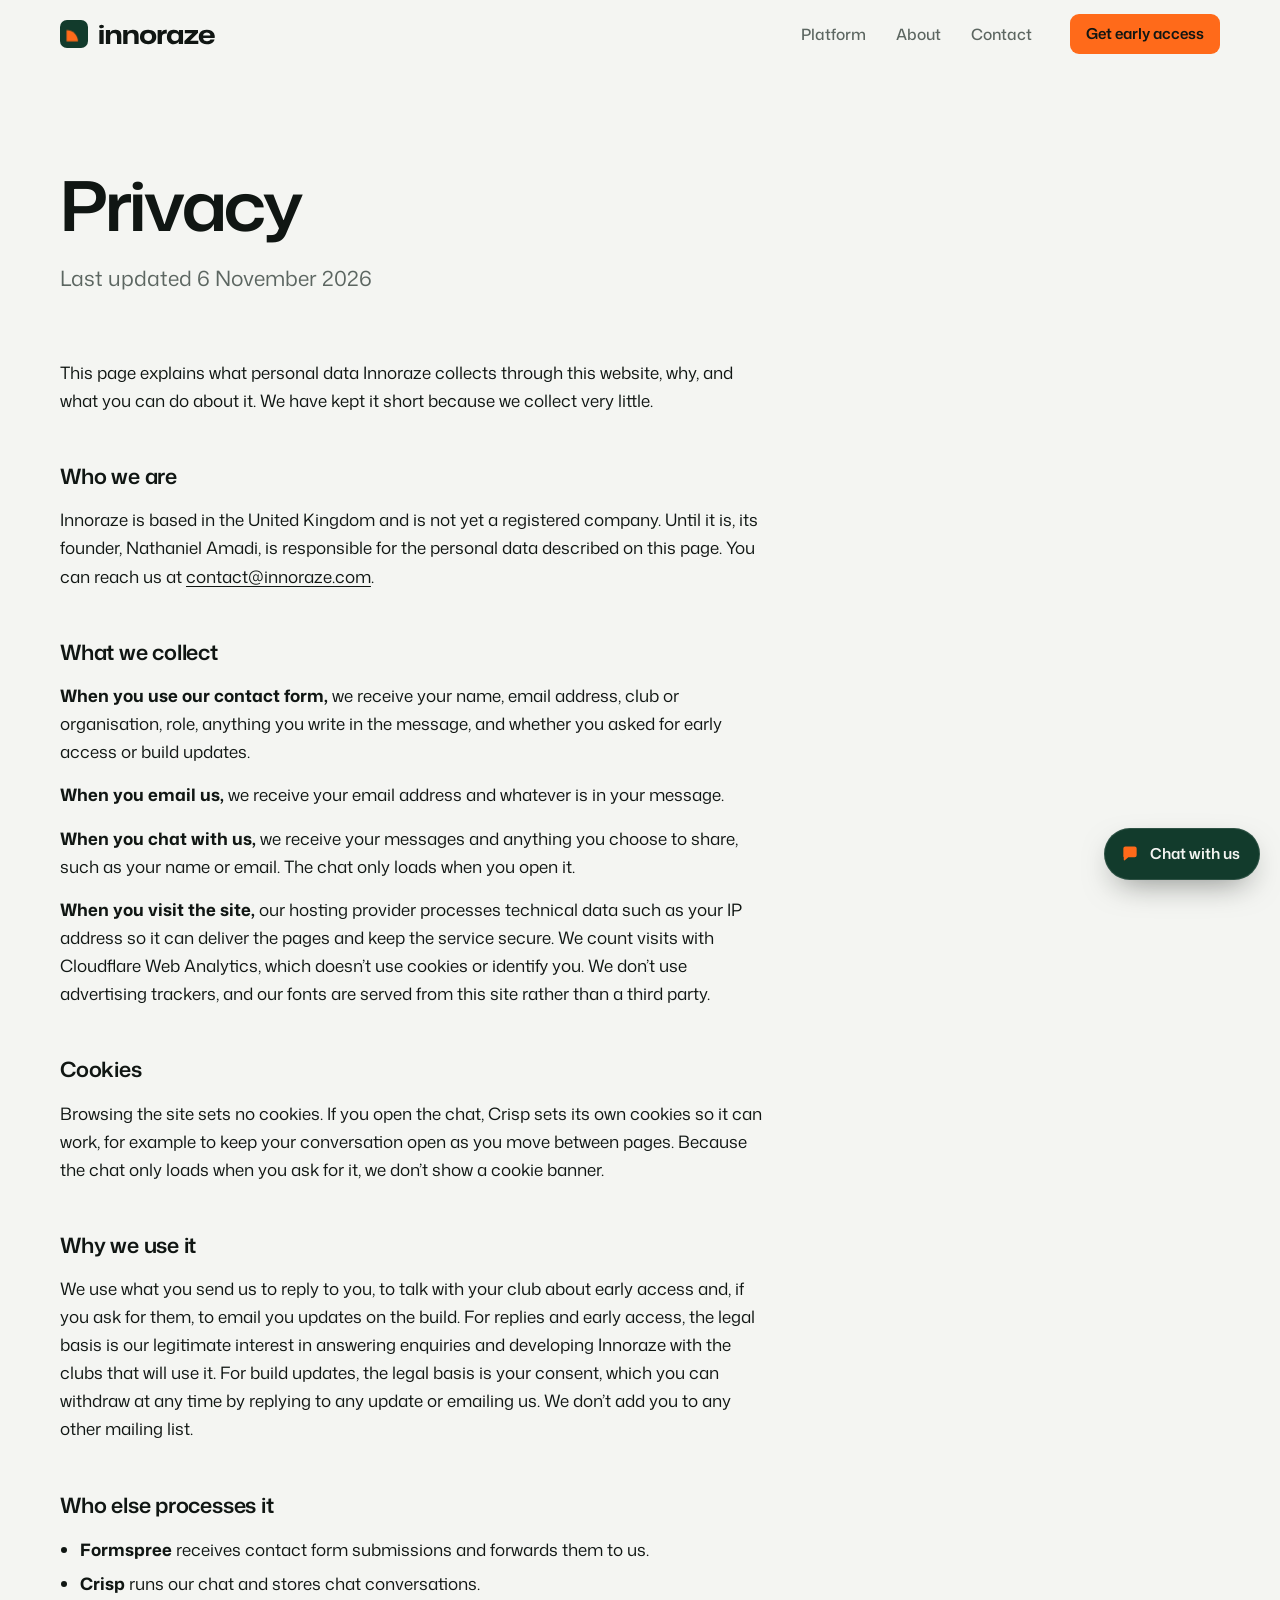
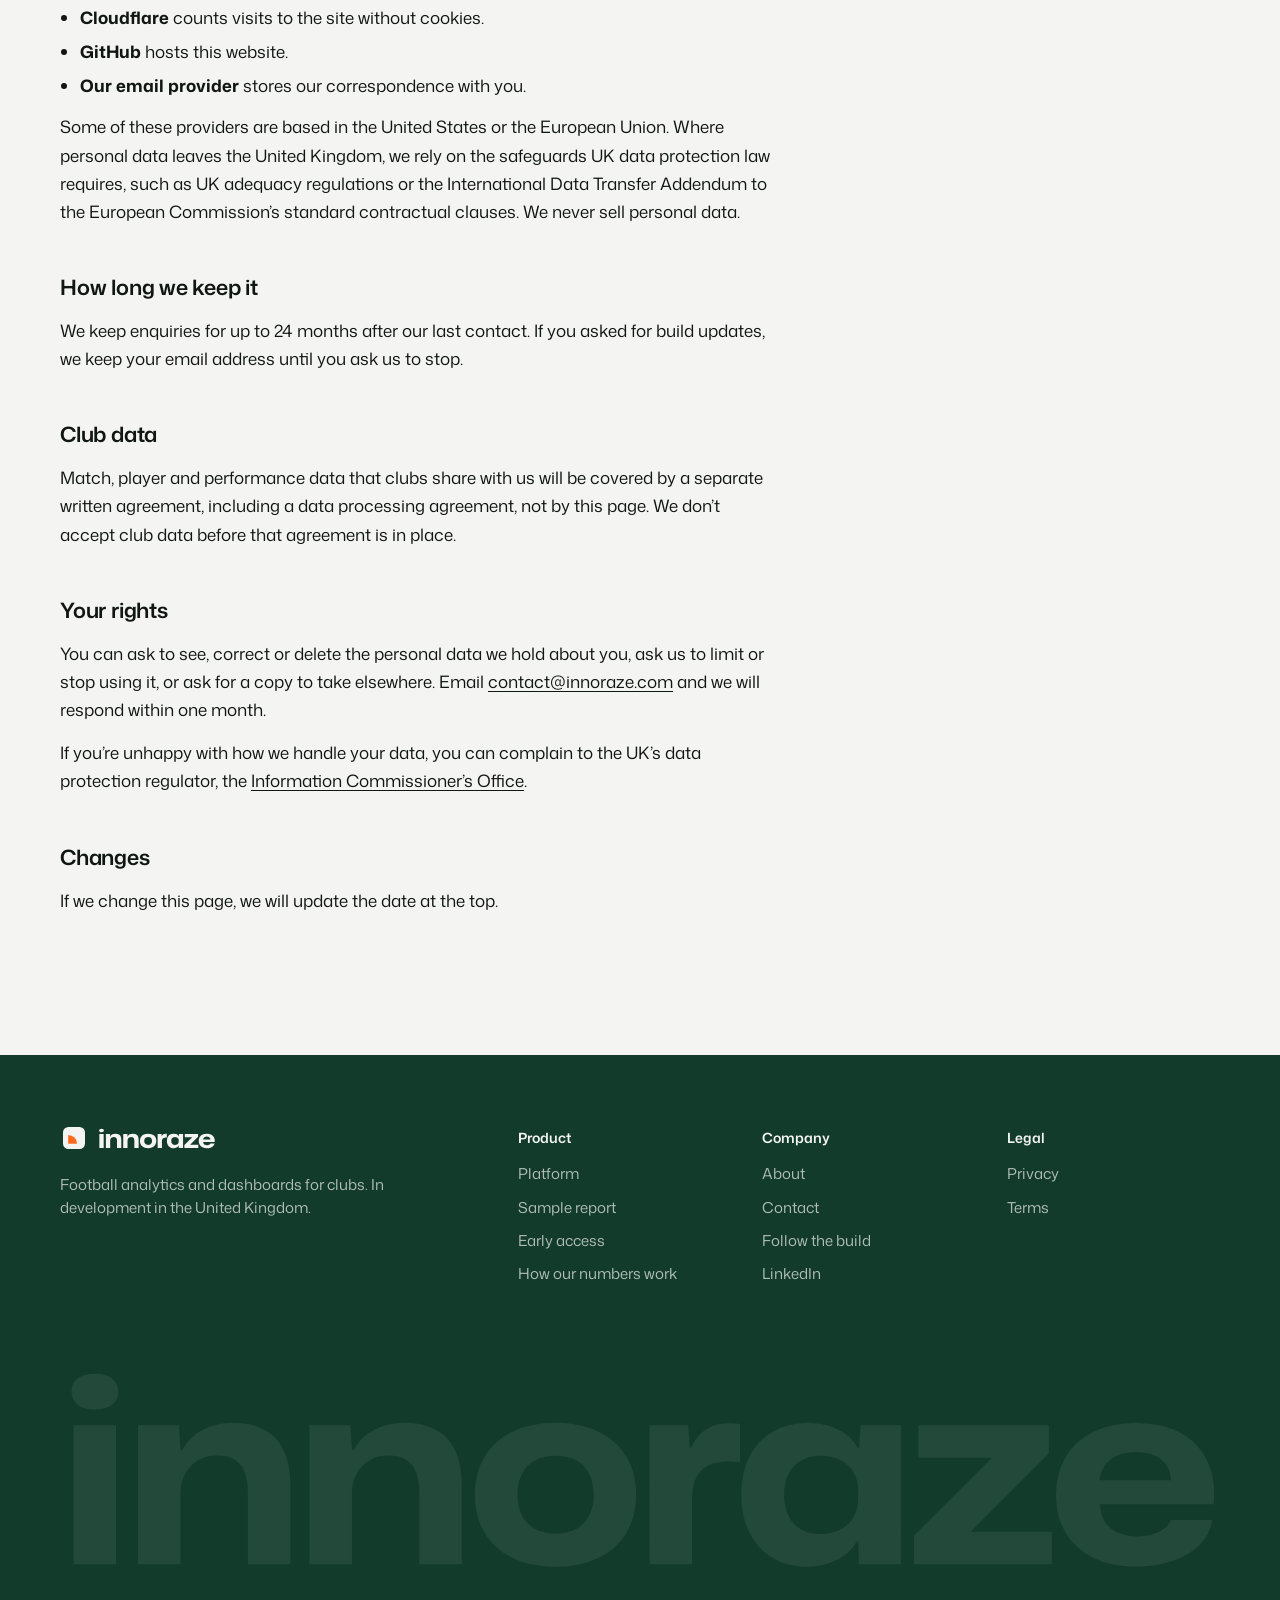
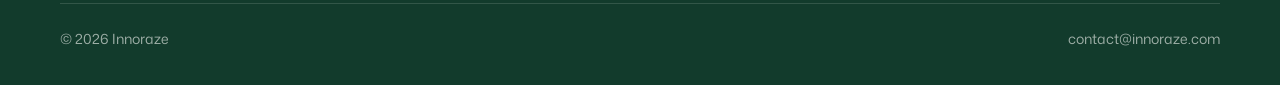
<file: privacy.html>
<!doctype html>
<html lang="en-GB">
<head>
  <meta charset="utf-8">
  <meta name="viewport" content="width=device-width, initial-scale=1">
  <title>Privacy | Innoraze</title>
  <meta name="description" content="How Innoraze handles personal data collected through this website.">
  <link rel="canonical" href="https://innoraze.com/privacy">
  <meta name="theme-color" content="#f4f5f2">
  <meta property="og:type" content="website">
  <meta property="og:site_name" content="Innoraze">
  <meta property="og:url" content="https://innoraze.com/privacy">
  <meta property="og:title" content="Privacy | Innoraze">
  <meta property="og:description" content="How Innoraze handles personal data collected through this website.">
  <meta property="og:image" content="https://innoraze.com/assets/og.png?v=3">
  <meta property="og:image:width" content="1200">
  <meta property="og:image:height" content="630">
  <meta name="twitter:card" content="summary_large_image">
  <link rel="icon" href="/favicon.ico" sizes="48x48">
  <link rel="icon" href="assets/favicon.svg?v=2" type="image/svg+xml">
  <link rel="apple-touch-icon" href="assets/apple-touch-icon.png?v=2">
  <link rel="manifest" href="manifest.webmanifest?v=2">
  <link rel="preload" href="assets/fonts/mona-sans-latin.woff2" as="font" type="font/woff2" crossorigin>
  <link rel="stylesheet" href="assets/style.css?v=6">
  <script>document.documentElement.classList.add('js');try{if(!sessionStorage.getItem('iz'))document.documentElement.classList.add('first-visit');sessionStorage.setItem('iz','1')}catch(e){}</script>
  <script src="assets/config.js?v=5" defer></script>
  <script src="assets/app.js?v=6" defer></script>
  <script type="speculationrules">{"prefetch":[{"source":"document","where":{"href_matches":"/*"},"eagerness":"moderate"}]}</script>
</head>
<body>
  <a class="skip" href="#main">Skip to content</a>

  <header class="site-header" data-header>
    <div class="wrap">
      <a class="brand" href="./" aria-label="Innoraze home"><svg class="mark" viewBox="0 0 32 32" aria-hidden="true"><rect width="32" height="32" rx="8" fill="#123B2C"/><path d="M7.5 24.5V11.5a13 13 0 0 1 13 13z" fill="#FF6A1A"/></svg><svg aria-hidden="true" viewBox="0 -800 4480 840"><path fill="#101613" d="M52.22851911187172 0.0V-536.2859497070312H216.37266670912504V0.0ZM134.80059291049838 -597.5711199082434Q90.20216206088662 -597.5711199082434 67.28682670556009 -616.6426539830863Q44.371491350233555 -635.7141880579293 44.371491350233555 -666.285857282579Q44.371491350233555 -700.571793038398 69.28682060167193 -717.7861938476562Q94.20214985311031 -735.0005946569145 134.80059291049838 -735.0005946569145Q179.39902376011014 -735.0005946569145 202.31435911543667 -716.3576267790049Q225.2296944707632 -697.7146589010954 225.2296944707632 -666.285857282579Q225.2296944707632 -632.2856270931661 200.31436521932483 -614.9283735007048Q175.39903596788645 -597.5711199082434 134.80059291049838 -597.5711199082434Z M301.2285191118717 0.0V-536.2859497070312H459.6297450438142L465.315522108227 -442.02916957065463H473.5441144630313Q498.91542096436024 -492.0290265753865 552.1866367850453 -518.8717825748026Q605.4578526057303 -545.7145385742188 665.7433384470642 -545.7145385742188Q715.5146414600313 -545.7145385742188 756.4716962520033 -532.885978480801Q797.4287510439754 -520.0574183873832 827.1429844424129 -491.5431579593569Q856.8572178408504 -463.0288975313306 873.3286150228232 -415.90037929080427Q889.8000122047961 -368.77186105027795 889.8000122047961 -300.25766776129603V0.0H725.6558646075428V-270.2573486343026Q725.6558646075428 -318.5998291037977 714.1131426133215 -351.8996189683676Q702.5704206191003 -385.1994088329375 676.6278111040592 -402.4564601369202Q650.6852015890181 -419.71351144090295 607.3998168930411 -419.71351144090295Q563.8573399111629 -419.71351144090295 532.0719491112977 -400.5136518217623Q500.2865583114326 -381.3137922026217 482.8010402098298 -348.39979771338403Q465.315522108227 -315.48580322414637 465.315522108227 -273.029120747V0.0Z M963.2285191118717 0.0V-536.2859497070312H1121.6297450438142L1127.315522108227 -442.02916957065463H1135.5441144630313Q1160.9154209643602 -492.0290265753865 1214.1866367850453 -518.8717825748026Q1267.4578526057303 -545.7145385742188 1327.7433384470642 -545.7145385742188Q1377.5146414600313 -545.7145385742188 1418.4716962520033 -532.885978480801Q1459.4287510439754 -520.0574183873832 1489.1429844424129 -491.5431579593569Q1518.8572178408504 -463.0288975313306 1535.3286150228232 -415.90037929080427Q1551.800012204796 -368.77186105027795 1551.800012204796 -300.25766776129603V0.0H1387.6558646075428V-270.2573486343026Q1387.6558646075428 -318.5998291037977 1376.1131426133215 -351.8996189683676Q1364.5704206191003 -385.1994088329375 1338.6278111040592 -402.4564601369202Q1312.685201589018 -419.71351144090295 1269.3998168930411 -419.71351144090295Q1225.8573399111629 -419.71351144090295 1194.0719491112977 -400.5136518217623Q1162.2865583114326 -381.3137922026217 1144.8010402098298 -348.39979771338403Q1127.315522108227 -315.48580322414637 1127.315522108227 -273.029120747V0.0Z M1913.77117222175 9.885710798203945Q1843.5712193064392 9.885710798203945 1786.3141226619482 -8.75714198499918Q1729.0570260174572 -27.399994768202305 1687.7999145500362 -63.32857578806579Q1646.5428030826151 -99.25715680792928 1624.285676792264 -150.7286150250584Q1602.0285505019128 -202.2000732421875 1602.0285505019128 -267.71441650390625Q1602.0285505019128 -354.31443917378783 1640.6427795402706 -416.4858947750181Q1679.2570085786283 -478.65735037624836 1749.2140947598964 -512.1859444752336Q1819.1711809411645 -545.7145385742188 1913.77117222175 -545.7145385742188Q1983.9139805361629 -545.7145385742188 2041.1710771806538 -527.0716857910156Q2098.4281738251448 -508.4288330078125 2139.628140691668 -472.500251987949Q2180.828107558191 -436.5716709680855 2203.085233848542 -385.0287937708199Q2225.342360138893 -333.4859165735543 2225.342360138893 -267.7715611048043Q2225.342360138893 -182.40009940043092 2187.0424168147147 -119.78578840009868Q2148.742473490536 -57.171477399766445 2078.999673895538 -23.64288330078125Q2009.2568743005395 9.885710798203945 1913.77117222175 9.885710798203945ZM1913.714027620852 -117.45815255120397Q1960.3421247191727 -117.45815255120397 1993.2989257797599 -135.42944335751235Q2026.255726840347 -153.40073416382074 2043.7269627153873 -187.3005283884704Q2061.1981985904276 -221.20032261312008 2061.1981985904276 -267.7715611048043Q2061.1981985904276 -303.28570207953453 2051.255450438708 -331.32840227521956Q2041.3127022869885 -359.3711024709046 2022.4414725154638 -378.8995448537171Q2003.5702427439392 -398.4279872365296 1976.1276776976883 -408.7136169448495Q1948.6851126514375 -418.9992466531694 1913.77117222175 -418.9992466531694Q1867.7145019508898 -418.9992466531694 1834.7291285898536 -400.999383546412Q1801.7437552288175 -382.9995204396546 1784.2439470533282 -349.17116001807153Q1766.7441388778389 -315.3427995964885 1766.7441388778389 -267.71441650390625Q1766.7441388778389 -232.48598109558225 1776.6868870295584 -204.72899431362748Q1786.629635181278 -176.97200753167272 1805.5294372532517 -157.50070974975824Q1824.4292393252254 -138.02941196784377 1851.6860970612615 -127.74378225952387Q1878.9429547972977 -117.45815255120397 1913.714027620852 -117.45815255120397Z M2277.2285191118717 0.0V-536.2859497070312H2425.9439854174852L2432.0868687182665 -450.7147373743355H2438.2297677136958Q2455.372635319829 -495.1718994155526 2493.6440124474466 -519.5146379750222Q2531.915389575064 -543.8573765344918 2584.372436519712 -543.8573765344918Q2596.9152047261596 -543.8573765344918 2607.2865565679967 -543.3716823030263Q2617.657908409834 -542.8859880715609 2626.3721888922155 -541.5717337466776V-392.57052002102137Q2616.343668036163 -394.68476213887334 2604.372294396162 -395.6276027150452Q2592.400920756161 -396.5704432912171 2580.6581106968224 -396.5704432912171Q2536.943729069084 -396.5704432912171 2506.2295035179704 -382.0704816561192Q2475.515277966857 -367.57052002102137 2459.0153834708035 -337.35631539672613Q2442.51548897475 -307.1421107724309 2441.086961142719 -259.5708007849753V0.0Z M2885.428041294217 9.657149832695723Q2828.4853079654276 9.657149832695723 2781.6355061970003 -9.61885891721215Q2734.785704428573 -28.89486766712002 2701.078529878641 -65.24742947385278Q2667.371355328709 -101.59999128058553 2649.1856785360724 -152.7509566217152Q2631.000001743436 -203.90192196284485 2631.000001743436 -267.7144008092582Q2631.000001743436 -353.673092757026 2662.899934604764 -415.8652398775566Q2694.799867466092 -478.05738699808717 2752.2598637312 -511.45738874189556Q2809.7198599963076 -544.857390485704 2885.253636372527 -544.857390485704Q2934.9992396757007 -544.857390485704 2972.999078368768 -533.0002894811332Q3010.9989170618355 -521.1431884765625 3038.0130911692977 -500.0289777480066Q3065.02726527676 -478.91476701945066 3079.627195958048 -450.42914167046547H3086.5129673555493L3091.5574564623334 -536.2859497070312H3247.4571010023355V0.0H3084.7701956629753L3083.6558332182467 -87.34241420403123H3076.8483214961448Q3053.513024903834 -42.99975062906742 3001.856113979593 -16.67130039818585Q2950.199203055352 9.657149832695723 2885.428041294217 9.657149832695723ZM2937.5143467485905 -116.20100969448686Q2983.4207096417485 -116.20100969448686 3016.0805443332188 -134.61037989892066Q3048.740379024689 -153.01975010335445 3065.7409528011553 -184.1623962391168Q3082.7415265776217 -215.30504237487912 3082.7415265776217 -253.28579973429441V-284.4857561402023Q3082.7415265776217 -322.771323941648 3065.598085195022 -353.12827323004603Q3048.4546438124225 -383.48522251844406 3015.866242924019 -401.2707990389317Q2983.2778420356153 -419.0563755594194 2938.2286847792566 -419.0563755594194Q2895.263665848835 -419.0563755594194 2863.6113829748197 -401.4850420281291Q2831.9591001008043 -383.9137084968388 2814.265926129947 -350.05676095187664Q2796.572752159089 -316.1998134069145 2796.572752159089 -267.7144008092582Q2796.572752159089 -220.40038888156414 2813.715421836823 -186.21487426757812Q2830.8580915145576 -152.0293596535921 2862.4406607463957 -134.11518467403948Q2894.0232299782338 -116.20100969448686 2937.5143467485905 -116.20100969448686Z M3298.371568080038 0.0V-110.572345841676L3600.1410941034555 -410.99920131266117H3314.8287510462105V-536.2859497070312H3819.1427019387484V-428.7136352546513L3516.744588792324 -125.28674839437008H3830.828384835273V0.0Z M4154.932779947917 9.400004069010416Q4058.266316731771 9.400004069010416 3989.2998046875 -24.866658528645836Q3920.333292643229 -59.133321126302086 3883.4667154947915 -120.8333231608073Q3846.600138346354 -182.5333251953125 3846.600138346354 -264.8666585286458Q3846.600138346354 -352.5999755859375 3884.633371988932 -415.23331705729163Q3922.6666056315103 -477.8666585286458 3992.0997619628906 -511.5Q4061.532918294271 -545.1333414713541 4155.199361165364 -545.1333414713541Q4260.132486979167 -545.1333414713541 4330.132314046225 -505.79999796549475Q4400.132141113281 -466.46665445963544 4432.365376790365 -395.93332926432294Q4464.598612467448 -325.40000406901044 4455.198628743489 -230.86673990885416H4016.7997436523438Q4017.8663940429688 -190.60001627604166 4035.999674479167 -163.0999755859375Q4054.1329549153647 -135.59993489583331 4086.6995340983076 -121.36658732096353Q4119.26611328125 -107.13323974609374 4162.132670084636 -107.13323974609374Q4209.799255371094 -107.13323974609374 4244.965779622396 -124.66656494140625Q4280.132303873698 -142.19989013671875 4289.932291666667 -170.19989013671875H4450.531962076823Q4440.731994628906 -113.99993896484375 4400.432108561197 -73.76663208007812Q4360.132222493489 -33.5333251953125 4296.999064127604 -12.066660563151043Q4233.865905761719 9.400004069010416 4154.932779947917 9.400004069010416ZM4013.1331380208335 -312.73333740234375 4005.999715169271 -323.6000569661458H4299.999003092448L4291.132263183594 -313.26666259765625Q4291.198954264323 -352.26670328776044 4275.0656636556 -378.9667053222656Q4258.932373046875 -405.6667073567708 4228.5324605306 -419.3333740234375Q4198.132548014323 -433.0000406901042 4155.199361165364 -433.0000406901042Q4112.5994873046875 -433.0000406901042 4081.399576822917 -418.5000406901042Q4050.199666341146 -404.0000406901042 4032.8997192382812 -377.0333658854167Q4015.5997721354165 -350.0666910807292 4013.1331380208335 -312.73333740234375Z"/></svg></a>
      <button class="nav-toggle" type="button" aria-expanded="false" aria-controls="site-nav" data-nav-toggle><span></span><span class="sr-only">Menu</span></button>
      <nav class="nav" id="site-nav" aria-label="Main">
        <a href="platform">Platform</a><a href="about">About</a><a href="contact">Contact</a>
        <a class="btn btn--small" href="contact?topic=access">Get early access</a>
      </nav>
    </div>
  </header>

  <main id="main">
    <section class="page-hero page-hero--tight" aria-labelledby="page-title">
      <div class="wrap">
        <h1 class="display display--page" id="page-title">Privacy</h1>
        <p class="lede">Last updated 6 November 2026</p>
      </div>
    </section>

    <section class="section section--flush-top">
      <div class="wrap legal">
        <div class="prose">
          <p>This page explains what personal data Innoraze collects through this website, why, and what you can do about it. We have kept it short because we collect very little.</p>

          <h2>Who we are</h2>
          <p>Innoraze is based in the United Kingdom and is not yet a registered company. Until it is, its founder, Nathaniel Amadi, is responsible for the personal data described on this page. You can reach us at <a href="mailto:contact@innoraze.com">contact@innoraze.com</a>.</p>

          <h2>What we collect</h2>
          <p><strong>When you use our contact form,</strong> we receive your name, email address, club or organisation, role, anything you write in the message, and whether you asked for early access or build updates.</p>
          <p><strong>When you email us,</strong> we receive your email address and whatever is in your message.</p>
          <p><strong>When you chat with us,</strong> we receive your messages and anything you choose to share, such as your name or email. The chat only loads when you open it.</p>
          <p><strong>When you visit the site,</strong> our hosting provider processes technical data such as your IP address so it can deliver the pages and keep the service secure. We count visits with Cloudflare Web Analytics, which doesn’t use cookies or identify you. We don’t use advertising trackers, and our fonts are served from this site rather than a third party.</p>

          <h2>Cookies</h2>
          <p>Browsing the site sets no cookies. If you open the chat, Crisp sets its own cookies so it can work, for example to keep your conversation open as you move between pages. Because the chat only loads when you ask for it, we don’t show a cookie banner.</p>

          <h2>Why we use it</h2>
          <p>We use what you send us to reply to you, to talk with your club about early access and, if you ask for them, to email you updates on the build. For replies and early access, the legal basis is our legitimate interest in answering enquiries and developing Innoraze with the clubs that will use it. For build updates, the legal basis is your consent, which you can withdraw at any time by replying to any update or emailing us. We don’t add you to any other mailing list.</p>

          <h2>Who else processes it</h2>
          <ul>
            <li><strong>Formspree</strong> receives contact form submissions and forwards them to us.</li>
            <li><strong>Crisp</strong> runs our chat and stores chat conversations.</li>
            <li><strong>Cloudflare</strong> counts visits to the site without cookies.</li>
            <li><strong>GitHub</strong> hosts this website.</li>
            <li><strong>Our email provider</strong> stores our correspondence with you.</li>
          </ul>
          <p>Some of these providers are based in the United States or the European Union. Where personal data leaves the United Kingdom, we rely on the safeguards UK data protection law requires, such as UK adequacy regulations or the International Data Transfer Addendum to the European Commission’s standard contractual clauses. We never sell personal data.</p>

          <h2>How long we keep it</h2>
          <p>We keep enquiries for up to 24 months after our last contact. If you asked for build updates, we keep your email address until you ask us to stop.</p>

          <h2>Club data</h2>
          <p>Match, player and performance data that clubs share with us will be covered by a separate written agreement, including a data processing agreement, not by this page. We don’t accept club data before that agreement is in place.</p>

          <h2>Your rights</h2>
          <p>You can ask to see, correct or delete the personal data we hold about you, ask us to limit or stop using it, or ask for a copy to take elsewhere. Email <a href="mailto:contact@innoraze.com">contact@innoraze.com</a> and we will respond within one month.</p>
          <p>If you’re unhappy with how we handle your data, you can complain to the UK’s data protection regulator, the <a href="https://ico.org.uk/make-a-complaint/" rel="noopener">Information Commissioner’s Office</a>.</p>

          <h2>Changes</h2>
          <p>If we change this page, we will update the date at the top.</p>
        </div>
      </div>
    </section>
  </main>

  <footer class="site-footer dark">
    <div class="wrap">
      <div class="footer-top">
        <div>
          <a class="brand" href="./" aria-label="Innoraze home"><svg class="mark" viewBox="0 0 32 32" aria-hidden="true"><rect width="32" height="32" rx="8" fill="#F4F5F2"/><path d="M7.5 24.5V11.5a13 13 0 0 1 13 13z" fill="#FF6A1A"/></svg><svg aria-hidden="true" viewBox="0 -800 4480 840"><path fill="#F4F5F2" d="M52.22851911187172 0.0V-536.2859497070312H216.37266670912504V0.0ZM134.80059291049838 -597.5711199082434Q90.20216206088662 -597.5711199082434 67.28682670556009 -616.6426539830863Q44.371491350233555 -635.7141880579293 44.371491350233555 -666.285857282579Q44.371491350233555 -700.571793038398 69.28682060167193 -717.7861938476562Q94.20214985311031 -735.0005946569145 134.80059291049838 -735.0005946569145Q179.39902376011014 -735.0005946569145 202.31435911543667 -716.3576267790049Q225.2296944707632 -697.7146589010954 225.2296944707632 -666.285857282579Q225.2296944707632 -632.2856270931661 200.31436521932483 -614.9283735007048Q175.39903596788645 -597.5711199082434 134.80059291049838 -597.5711199082434Z M301.2285191118717 0.0V-536.2859497070312H459.6297450438142L465.315522108227 -442.02916957065463H473.5441144630313Q498.91542096436024 -492.0290265753865 552.1866367850453 -518.8717825748026Q605.4578526057303 -545.7145385742188 665.7433384470642 -545.7145385742188Q715.5146414600313 -545.7145385742188 756.4716962520033 -532.885978480801Q797.4287510439754 -520.0574183873832 827.1429844424129 -491.5431579593569Q856.8572178408504 -463.0288975313306 873.3286150228232 -415.90037929080427Q889.8000122047961 -368.77186105027795 889.8000122047961 -300.25766776129603V0.0H725.6558646075428V-270.2573486343026Q725.6558646075428 -318.5998291037977 714.1131426133215 -351.8996189683676Q702.5704206191003 -385.1994088329375 676.6278111040592 -402.4564601369202Q650.6852015890181 -419.71351144090295 607.3998168930411 -419.71351144090295Q563.8573399111629 -419.71351144090295 532.0719491112977 -400.5136518217623Q500.2865583114326 -381.3137922026217 482.8010402098298 -348.39979771338403Q465.315522108227 -315.48580322414637 465.315522108227 -273.029120747V0.0Z M963.2285191118717 0.0V-536.2859497070312H1121.6297450438142L1127.315522108227 -442.02916957065463H1135.5441144630313Q1160.9154209643602 -492.0290265753865 1214.1866367850453 -518.8717825748026Q1267.4578526057303 -545.7145385742188 1327.7433384470642 -545.7145385742188Q1377.5146414600313 -545.7145385742188 1418.4716962520033 -532.885978480801Q1459.4287510439754 -520.0574183873832 1489.1429844424129 -491.5431579593569Q1518.8572178408504 -463.0288975313306 1535.3286150228232 -415.90037929080427Q1551.800012204796 -368.77186105027795 1551.800012204796 -300.25766776129603V0.0H1387.6558646075428V-270.2573486343026Q1387.6558646075428 -318.5998291037977 1376.1131426133215 -351.8996189683676Q1364.5704206191003 -385.1994088329375 1338.6278111040592 -402.4564601369202Q1312.685201589018 -419.71351144090295 1269.3998168930411 -419.71351144090295Q1225.8573399111629 -419.71351144090295 1194.0719491112977 -400.5136518217623Q1162.2865583114326 -381.3137922026217 1144.8010402098298 -348.39979771338403Q1127.315522108227 -315.48580322414637 1127.315522108227 -273.029120747V0.0Z M1913.77117222175 9.885710798203945Q1843.5712193064392 9.885710798203945 1786.3141226619482 -8.75714198499918Q1729.0570260174572 -27.399994768202305 1687.7999145500362 -63.32857578806579Q1646.5428030826151 -99.25715680792928 1624.285676792264 -150.7286150250584Q1602.0285505019128 -202.2000732421875 1602.0285505019128 -267.71441650390625Q1602.0285505019128 -354.31443917378783 1640.6427795402706 -416.4858947750181Q1679.2570085786283 -478.65735037624836 1749.2140947598964 -512.1859444752336Q1819.1711809411645 -545.7145385742188 1913.77117222175 -545.7145385742188Q1983.9139805361629 -545.7145385742188 2041.1710771806538 -527.0716857910156Q2098.4281738251448 -508.4288330078125 2139.628140691668 -472.500251987949Q2180.828107558191 -436.5716709680855 2203.085233848542 -385.0287937708199Q2225.342360138893 -333.4859165735543 2225.342360138893 -267.7715611048043Q2225.342360138893 -182.40009940043092 2187.0424168147147 -119.78578840009868Q2148.742473490536 -57.171477399766445 2078.999673895538 -23.64288330078125Q2009.2568743005395 9.885710798203945 1913.77117222175 9.885710798203945ZM1913.714027620852 -117.45815255120397Q1960.3421247191727 -117.45815255120397 1993.2989257797599 -135.42944335751235Q2026.255726840347 -153.40073416382074 2043.7269627153873 -187.3005283884704Q2061.1981985904276 -221.20032261312008 2061.1981985904276 -267.7715611048043Q2061.1981985904276 -303.28570207953453 2051.255450438708 -331.32840227521956Q2041.3127022869885 -359.3711024709046 2022.4414725154638 -378.8995448537171Q2003.5702427439392 -398.4279872365296 1976.1276776976883 -408.7136169448495Q1948.6851126514375 -418.9992466531694 1913.77117222175 -418.9992466531694Q1867.7145019508898 -418.9992466531694 1834.7291285898536 -400.999383546412Q1801.7437552288175 -382.9995204396546 1784.2439470533282 -349.17116001807153Q1766.7441388778389 -315.3427995964885 1766.7441388778389 -267.71441650390625Q1766.7441388778389 -232.48598109558225 1776.6868870295584 -204.72899431362748Q1786.629635181278 -176.97200753167272 1805.5294372532517 -157.50070974975824Q1824.4292393252254 -138.02941196784377 1851.6860970612615 -127.74378225952387Q1878.9429547972977 -117.45815255120397 1913.714027620852 -117.45815255120397Z M2277.2285191118717 0.0V-536.2859497070312H2425.9439854174852L2432.0868687182665 -450.7147373743355H2438.2297677136958Q2455.372635319829 -495.1718994155526 2493.6440124474466 -519.5146379750222Q2531.915389575064 -543.8573765344918 2584.372436519712 -543.8573765344918Q2596.9152047261596 -543.8573765344918 2607.2865565679967 -543.3716823030263Q2617.657908409834 -542.8859880715609 2626.3721888922155 -541.5717337466776V-392.57052002102137Q2616.343668036163 -394.68476213887334 2604.372294396162 -395.6276027150452Q2592.400920756161 -396.5704432912171 2580.6581106968224 -396.5704432912171Q2536.943729069084 -396.5704432912171 2506.2295035179704 -382.0704816561192Q2475.515277966857 -367.57052002102137 2459.0153834708035 -337.35631539672613Q2442.51548897475 -307.1421107724309 2441.086961142719 -259.5708007849753V0.0Z M2885.428041294217 9.657149832695723Q2828.4853079654276 9.657149832695723 2781.6355061970003 -9.61885891721215Q2734.785704428573 -28.89486766712002 2701.078529878641 -65.24742947385278Q2667.371355328709 -101.59999128058553 2649.1856785360724 -152.7509566217152Q2631.000001743436 -203.90192196284485 2631.000001743436 -267.7144008092582Q2631.000001743436 -353.673092757026 2662.899934604764 -415.8652398775566Q2694.799867466092 -478.05738699808717 2752.2598637312 -511.45738874189556Q2809.7198599963076 -544.857390485704 2885.253636372527 -544.857390485704Q2934.9992396757007 -544.857390485704 2972.999078368768 -533.0002894811332Q3010.9989170618355 -521.1431884765625 3038.0130911692977 -500.0289777480066Q3065.02726527676 -478.91476701945066 3079.627195958048 -450.42914167046547H3086.5129673555493L3091.5574564623334 -536.2859497070312H3247.4571010023355V0.0H3084.7701956629753L3083.6558332182467 -87.34241420403123H3076.8483214961448Q3053.513024903834 -42.99975062906742 3001.856113979593 -16.67130039818585Q2950.199203055352 9.657149832695723 2885.428041294217 9.657149832695723ZM2937.5143467485905 -116.20100969448686Q2983.4207096417485 -116.20100969448686 3016.0805443332188 -134.61037989892066Q3048.740379024689 -153.01975010335445 3065.7409528011553 -184.1623962391168Q3082.7415265776217 -215.30504237487912 3082.7415265776217 -253.28579973429441V-284.4857561402023Q3082.7415265776217 -322.771323941648 3065.598085195022 -353.12827323004603Q3048.4546438124225 -383.48522251844406 3015.866242924019 -401.2707990389317Q2983.2778420356153 -419.0563755594194 2938.2286847792566 -419.0563755594194Q2895.263665848835 -419.0563755594194 2863.6113829748197 -401.4850420281291Q2831.9591001008043 -383.9137084968388 2814.265926129947 -350.05676095187664Q2796.572752159089 -316.1998134069145 2796.572752159089 -267.7144008092582Q2796.572752159089 -220.40038888156414 2813.715421836823 -186.21487426757812Q2830.8580915145576 -152.0293596535921 2862.4406607463957 -134.11518467403948Q2894.0232299782338 -116.20100969448686 2937.5143467485905 -116.20100969448686Z M3298.371568080038 0.0V-110.572345841676L3600.1410941034555 -410.99920131266117H3314.8287510462105V-536.2859497070312H3819.1427019387484V-428.7136352546513L3516.744588792324 -125.28674839437008H3830.828384835273V0.0Z M4154.932779947917 9.400004069010416Q4058.266316731771 9.400004069010416 3989.2998046875 -24.866658528645836Q3920.333292643229 -59.133321126302086 3883.4667154947915 -120.8333231608073Q3846.600138346354 -182.5333251953125 3846.600138346354 -264.8666585286458Q3846.600138346354 -352.5999755859375 3884.633371988932 -415.23331705729163Q3922.6666056315103 -477.8666585286458 3992.0997619628906 -511.5Q4061.532918294271 -545.1333414713541 4155.199361165364 -545.1333414713541Q4260.132486979167 -545.1333414713541 4330.132314046225 -505.79999796549475Q4400.132141113281 -466.46665445963544 4432.365376790365 -395.93332926432294Q4464.598612467448 -325.40000406901044 4455.198628743489 -230.86673990885416H4016.7997436523438Q4017.8663940429688 -190.60001627604166 4035.999674479167 -163.0999755859375Q4054.1329549153647 -135.59993489583331 4086.6995340983076 -121.36658732096353Q4119.26611328125 -107.13323974609374 4162.132670084636 -107.13323974609374Q4209.799255371094 -107.13323974609374 4244.965779622396 -124.66656494140625Q4280.132303873698 -142.19989013671875 4289.932291666667 -170.19989013671875H4450.531962076823Q4440.731994628906 -113.99993896484375 4400.432108561197 -73.76663208007812Q4360.132222493489 -33.5333251953125 4296.999064127604 -12.066660563151043Q4233.865905761719 9.400004069010416 4154.932779947917 9.400004069010416ZM4013.1331380208335 -312.73333740234375 4005.999715169271 -323.6000569661458H4299.999003092448L4291.132263183594 -313.26666259765625Q4291.198954264323 -352.26670328776044 4275.0656636556 -378.9667053222656Q4258.932373046875 -405.6667073567708 4228.5324605306 -419.3333740234375Q4198.132548014323 -433.0000406901042 4155.199361165364 -433.0000406901042Q4112.5994873046875 -433.0000406901042 4081.399576822917 -418.5000406901042Q4050.199666341146 -404.0000406901042 4032.8997192382812 -377.0333658854167Q4015.5997721354165 -350.0666910807292 4013.1331380208335 -312.73333740234375Z"/></svg></a>
          <p>Football analytics and dashboards for clubs. In development in the United Kingdom.</p>
        </div>
        <div>
          <h2>Product</h2>
          <ul><li><a href="platform">Platform</a></li><li><a href="sample-report">Sample report</a></li><li><a href="platform#early-access">Early access</a></li><li><a href="methodology">How our numbers work</a></li></ul>
        </div>
        <div>
          <h2>Company</h2>
          <ul><li><a href="about">About</a></li><li><a href="contact">Contact</a></li><li><a href="about#build">Follow the build</a></li><li><a href="https://www.linkedin.com/company/innoraze/" rel="noopener">LinkedIn</a></li></ul>
        </div>
        <div>
          <h2>Legal</h2>
          <ul><li><a href="privacy">Privacy</a></li><li><a href="terms">Terms</a></li></ul>
        </div>
      </div>
      <div class="footer-mark" aria-hidden="true"><svg aria-hidden="true" viewBox="0 -800 4480 840"><path fill="currentColor" d="M52.22851911187172 0.0V-536.2859497070312H216.37266670912504V0.0ZM134.80059291049838 -597.5711199082434Q90.20216206088662 -597.5711199082434 67.28682670556009 -616.6426539830863Q44.371491350233555 -635.7141880579293 44.371491350233555 -666.285857282579Q44.371491350233555 -700.571793038398 69.28682060167193 -717.7861938476562Q94.20214985311031 -735.0005946569145 134.80059291049838 -735.0005946569145Q179.39902376011014 -735.0005946569145 202.31435911543667 -716.3576267790049Q225.2296944707632 -697.7146589010954 225.2296944707632 -666.285857282579Q225.2296944707632 -632.2856270931661 200.31436521932483 -614.9283735007048Q175.39903596788645 -597.5711199082434 134.80059291049838 -597.5711199082434Z M301.2285191118717 0.0V-536.2859497070312H459.6297450438142L465.315522108227 -442.02916957065463H473.5441144630313Q498.91542096436024 -492.0290265753865 552.1866367850453 -518.8717825748026Q605.4578526057303 -545.7145385742188 665.7433384470642 -545.7145385742188Q715.5146414600313 -545.7145385742188 756.4716962520033 -532.885978480801Q797.4287510439754 -520.0574183873832 827.1429844424129 -491.5431579593569Q856.8572178408504 -463.0288975313306 873.3286150228232 -415.90037929080427Q889.8000122047961 -368.77186105027795 889.8000122047961 -300.25766776129603V0.0H725.6558646075428V-270.2573486343026Q725.6558646075428 -318.5998291037977 714.1131426133215 -351.8996189683676Q702.5704206191003 -385.1994088329375 676.6278111040592 -402.4564601369202Q650.6852015890181 -419.71351144090295 607.3998168930411 -419.71351144090295Q563.8573399111629 -419.71351144090295 532.0719491112977 -400.5136518217623Q500.2865583114326 -381.3137922026217 482.8010402098298 -348.39979771338403Q465.315522108227 -315.48580322414637 465.315522108227 -273.029120747V0.0Z M963.2285191118717 0.0V-536.2859497070312H1121.6297450438142L1127.315522108227 -442.02916957065463H1135.5441144630313Q1160.9154209643602 -492.0290265753865 1214.1866367850453 -518.8717825748026Q1267.4578526057303 -545.7145385742188 1327.7433384470642 -545.7145385742188Q1377.5146414600313 -545.7145385742188 1418.4716962520033 -532.885978480801Q1459.4287510439754 -520.0574183873832 1489.1429844424129 -491.5431579593569Q1518.8572178408504 -463.0288975313306 1535.3286150228232 -415.90037929080427Q1551.800012204796 -368.77186105027795 1551.800012204796 -300.25766776129603V0.0H1387.6558646075428V-270.2573486343026Q1387.6558646075428 -318.5998291037977 1376.1131426133215 -351.8996189683676Q1364.5704206191003 -385.1994088329375 1338.6278111040592 -402.4564601369202Q1312.685201589018 -419.71351144090295 1269.3998168930411 -419.71351144090295Q1225.8573399111629 -419.71351144090295 1194.0719491112977 -400.5136518217623Q1162.2865583114326 -381.3137922026217 1144.8010402098298 -348.39979771338403Q1127.315522108227 -315.48580322414637 1127.315522108227 -273.029120747V0.0Z M1913.77117222175 9.885710798203945Q1843.5712193064392 9.885710798203945 1786.3141226619482 -8.75714198499918Q1729.0570260174572 -27.399994768202305 1687.7999145500362 -63.32857578806579Q1646.5428030826151 -99.25715680792928 1624.285676792264 -150.7286150250584Q1602.0285505019128 -202.2000732421875 1602.0285505019128 -267.71441650390625Q1602.0285505019128 -354.31443917378783 1640.6427795402706 -416.4858947750181Q1679.2570085786283 -478.65735037624836 1749.2140947598964 -512.1859444752336Q1819.1711809411645 -545.7145385742188 1913.77117222175 -545.7145385742188Q1983.9139805361629 -545.7145385742188 2041.1710771806538 -527.0716857910156Q2098.4281738251448 -508.4288330078125 2139.628140691668 -472.500251987949Q2180.828107558191 -436.5716709680855 2203.085233848542 -385.0287937708199Q2225.342360138893 -333.4859165735543 2225.342360138893 -267.7715611048043Q2225.342360138893 -182.40009940043092 2187.0424168147147 -119.78578840009868Q2148.742473490536 -57.171477399766445 2078.999673895538 -23.64288330078125Q2009.2568743005395 9.885710798203945 1913.77117222175 9.885710798203945ZM1913.714027620852 -117.45815255120397Q1960.3421247191727 -117.45815255120397 1993.2989257797599 -135.42944335751235Q2026.255726840347 -153.40073416382074 2043.7269627153873 -187.3005283884704Q2061.1981985904276 -221.20032261312008 2061.1981985904276 -267.7715611048043Q2061.1981985904276 -303.28570207953453 2051.255450438708 -331.32840227521956Q2041.3127022869885 -359.3711024709046 2022.4414725154638 -378.8995448537171Q2003.5702427439392 -398.4279872365296 1976.1276776976883 -408.7136169448495Q1948.6851126514375 -418.9992466531694 1913.77117222175 -418.9992466531694Q1867.7145019508898 -418.9992466531694 1834.7291285898536 -400.999383546412Q1801.7437552288175 -382.9995204396546 1784.2439470533282 -349.17116001807153Q1766.7441388778389 -315.3427995964885 1766.7441388778389 -267.71441650390625Q1766.7441388778389 -232.48598109558225 1776.6868870295584 -204.72899431362748Q1786.629635181278 -176.97200753167272 1805.5294372532517 -157.50070974975824Q1824.4292393252254 -138.02941196784377 1851.6860970612615 -127.74378225952387Q1878.9429547972977 -117.45815255120397 1913.714027620852 -117.45815255120397Z M2277.2285191118717 0.0V-536.2859497070312H2425.9439854174852L2432.0868687182665 -450.7147373743355H2438.2297677136958Q2455.372635319829 -495.1718994155526 2493.6440124474466 -519.5146379750222Q2531.915389575064 -543.8573765344918 2584.372436519712 -543.8573765344918Q2596.9152047261596 -543.8573765344918 2607.2865565679967 -543.3716823030263Q2617.657908409834 -542.8859880715609 2626.3721888922155 -541.5717337466776V-392.57052002102137Q2616.343668036163 -394.68476213887334 2604.372294396162 -395.6276027150452Q2592.400920756161 -396.5704432912171 2580.6581106968224 -396.5704432912171Q2536.943729069084 -396.5704432912171 2506.2295035179704 -382.0704816561192Q2475.515277966857 -367.57052002102137 2459.0153834708035 -337.35631539672613Q2442.51548897475 -307.1421107724309 2441.086961142719 -259.5708007849753V0.0Z M2885.428041294217 9.657149832695723Q2828.4853079654276 9.657149832695723 2781.6355061970003 -9.61885891721215Q2734.785704428573 -28.89486766712002 2701.078529878641 -65.24742947385278Q2667.371355328709 -101.59999128058553 2649.1856785360724 -152.7509566217152Q2631.000001743436 -203.90192196284485 2631.000001743436 -267.7144008092582Q2631.000001743436 -353.673092757026 2662.899934604764 -415.8652398775566Q2694.799867466092 -478.05738699808717 2752.2598637312 -511.45738874189556Q2809.7198599963076 -544.857390485704 2885.253636372527 -544.857390485704Q2934.9992396757007 -544.857390485704 2972.999078368768 -533.0002894811332Q3010.9989170618355 -521.1431884765625 3038.0130911692977 -500.0289777480066Q3065.02726527676 -478.91476701945066 3079.627195958048 -450.42914167046547H3086.5129673555493L3091.5574564623334 -536.2859497070312H3247.4571010023355V0.0H3084.7701956629753L3083.6558332182467 -87.34241420403123H3076.8483214961448Q3053.513024903834 -42.99975062906742 3001.856113979593 -16.67130039818585Q2950.199203055352 9.657149832695723 2885.428041294217 9.657149832695723ZM2937.5143467485905 -116.20100969448686Q2983.4207096417485 -116.20100969448686 3016.0805443332188 -134.61037989892066Q3048.740379024689 -153.01975010335445 3065.7409528011553 -184.1623962391168Q3082.7415265776217 -215.30504237487912 3082.7415265776217 -253.28579973429441V-284.4857561402023Q3082.7415265776217 -322.771323941648 3065.598085195022 -353.12827323004603Q3048.4546438124225 -383.48522251844406 3015.866242924019 -401.2707990389317Q2983.2778420356153 -419.0563755594194 2938.2286847792566 -419.0563755594194Q2895.263665848835 -419.0563755594194 2863.6113829748197 -401.4850420281291Q2831.9591001008043 -383.9137084968388 2814.265926129947 -350.05676095187664Q2796.572752159089 -316.1998134069145 2796.572752159089 -267.7144008092582Q2796.572752159089 -220.40038888156414 2813.715421836823 -186.21487426757812Q2830.8580915145576 -152.0293596535921 2862.4406607463957 -134.11518467403948Q2894.0232299782338 -116.20100969448686 2937.5143467485905 -116.20100969448686Z M3298.371568080038 0.0V-110.572345841676L3600.1410941034555 -410.99920131266117H3314.8287510462105V-536.2859497070312H3819.1427019387484V-428.7136352546513L3516.744588792324 -125.28674839437008H3830.828384835273V0.0Z M4154.932779947917 9.400004069010416Q4058.266316731771 9.400004069010416 3989.2998046875 -24.866658528645836Q3920.333292643229 -59.133321126302086 3883.4667154947915 -120.8333231608073Q3846.600138346354 -182.5333251953125 3846.600138346354 -264.8666585286458Q3846.600138346354 -352.5999755859375 3884.633371988932 -415.23331705729163Q3922.6666056315103 -477.8666585286458 3992.0997619628906 -511.5Q4061.532918294271 -545.1333414713541 4155.199361165364 -545.1333414713541Q4260.132486979167 -545.1333414713541 4330.132314046225 -505.79999796549475Q4400.132141113281 -466.46665445963544 4432.365376790365 -395.93332926432294Q4464.598612467448 -325.40000406901044 4455.198628743489 -230.86673990885416H4016.7997436523438Q4017.8663940429688 -190.60001627604166 4035.999674479167 -163.0999755859375Q4054.1329549153647 -135.59993489583331 4086.6995340983076 -121.36658732096353Q4119.26611328125 -107.13323974609374 4162.132670084636 -107.13323974609374Q4209.799255371094 -107.13323974609374 4244.965779622396 -124.66656494140625Q4280.132303873698 -142.19989013671875 4289.932291666667 -170.19989013671875H4450.531962076823Q4440.731994628906 -113.99993896484375 4400.432108561197 -73.76663208007812Q4360.132222493489 -33.5333251953125 4296.999064127604 -12.066660563151043Q4233.865905761719 9.400004069010416 4154.932779947917 9.400004069010416ZM4013.1331380208335 -312.73333740234375 4005.999715169271 -323.6000569661458H4299.999003092448L4291.132263183594 -313.26666259765625Q4291.198954264323 -352.26670328776044 4275.0656636556 -378.9667053222656Q4258.932373046875 -405.6667073567708 4228.5324605306 -419.3333740234375Q4198.132548014323 -433.0000406901042 4155.199361165364 -433.0000406901042Q4112.5994873046875 -433.0000406901042 4081.399576822917 -418.5000406901042Q4050.199666341146 -404.0000406901042 4032.8997192382812 -377.0333658854167Q4015.5997721354165 -350.0666910807292 4013.1331380208335 -312.73333740234375Z"/></svg></div>
      <div class="footer-bottom">
        <span>&copy; 2026 Innoraze</span>
        <a href="mailto:contact@innoraze.com">contact@innoraze.com</a>
      </div>
    </div>
  </footer>
  <button class="chat-launch" type="button" data-chat hidden aria-label="Chat with us"><svg viewBox="0 0 24 24" aria-hidden="true"><path d="M4 5.5A2.5 2.5 0 0 1 6.5 3h11A2.5 2.5 0 0 1 20 5.5v8a2.5 2.5 0 0 1-2.5 2.5H10l-4.2 3.6c-.5.4-1.3.1-1.3-.6V16A2.5 2.5 0 0 1 4 13.5z" fill="currentColor"/></svg><span class="chat-launch__text">Chat with us</span><i class="chat-launch__badge" hidden></i></button>
</body>
</html>
</file>
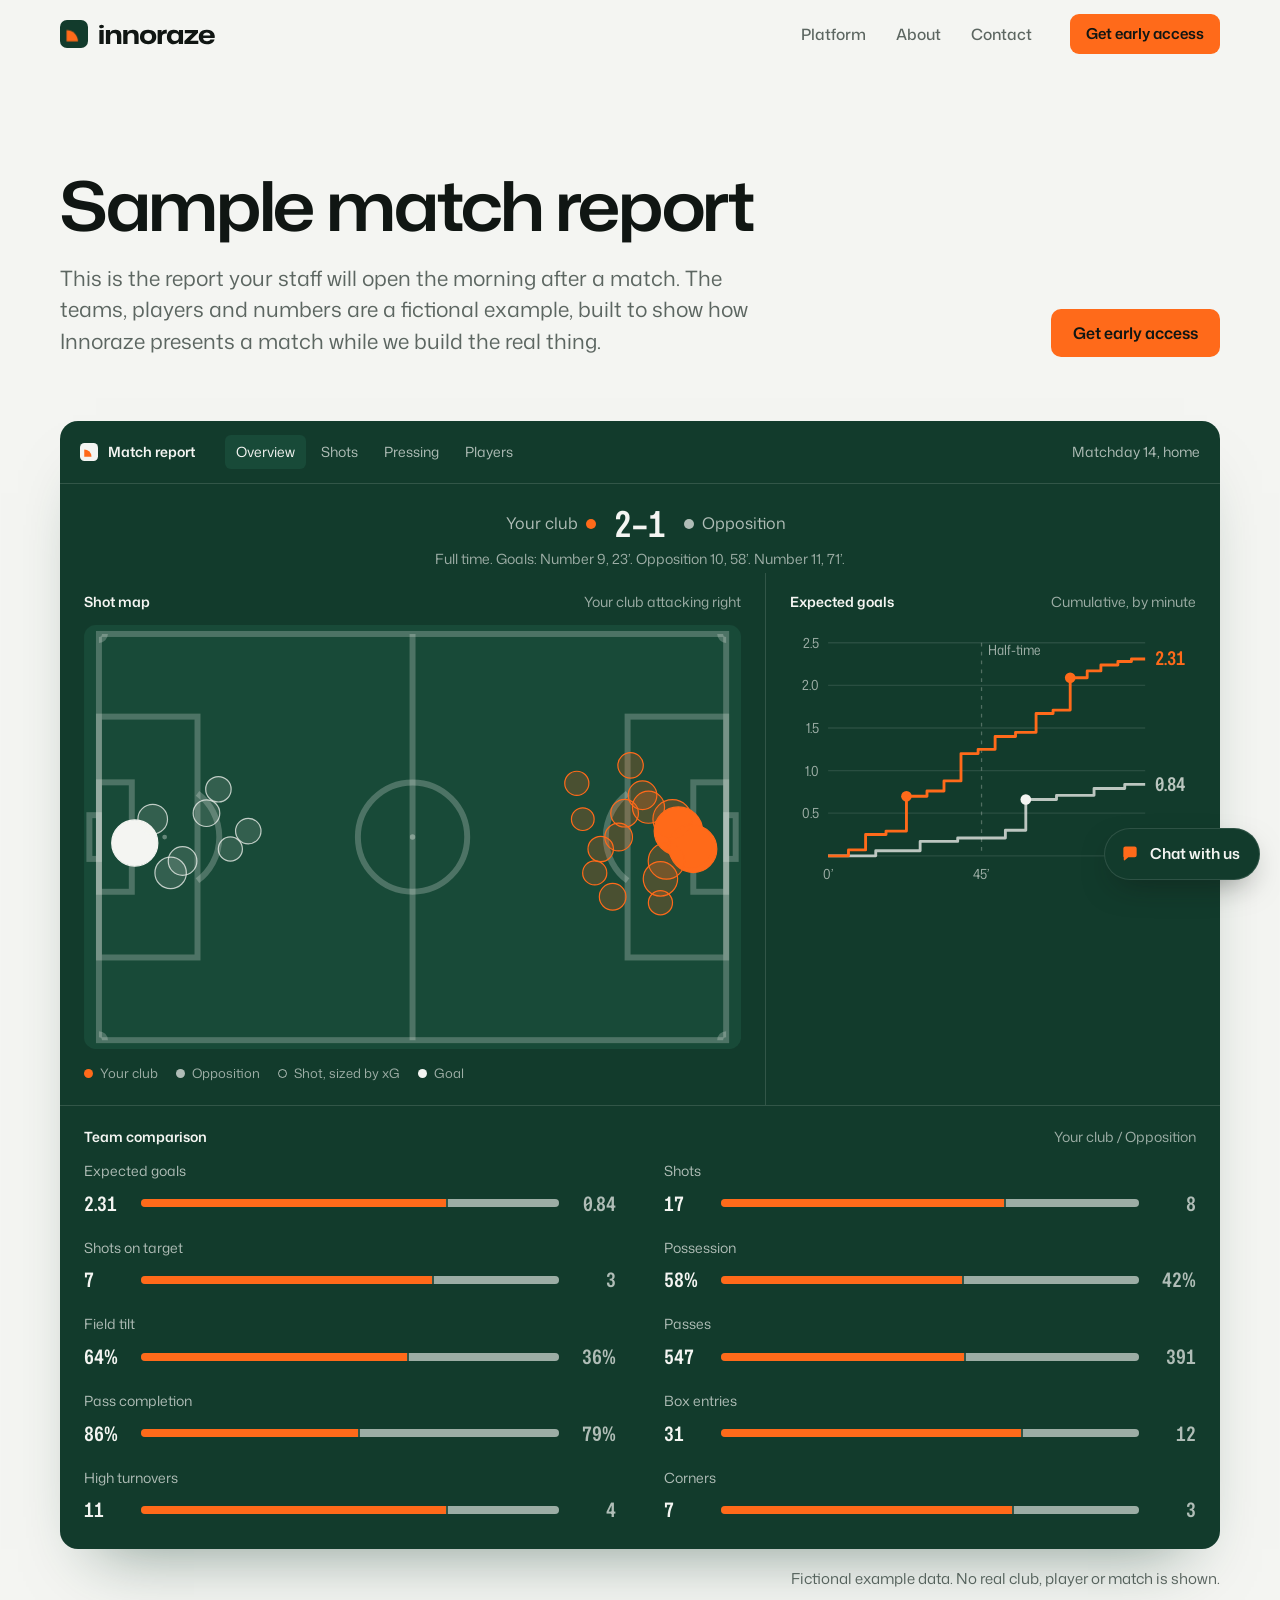
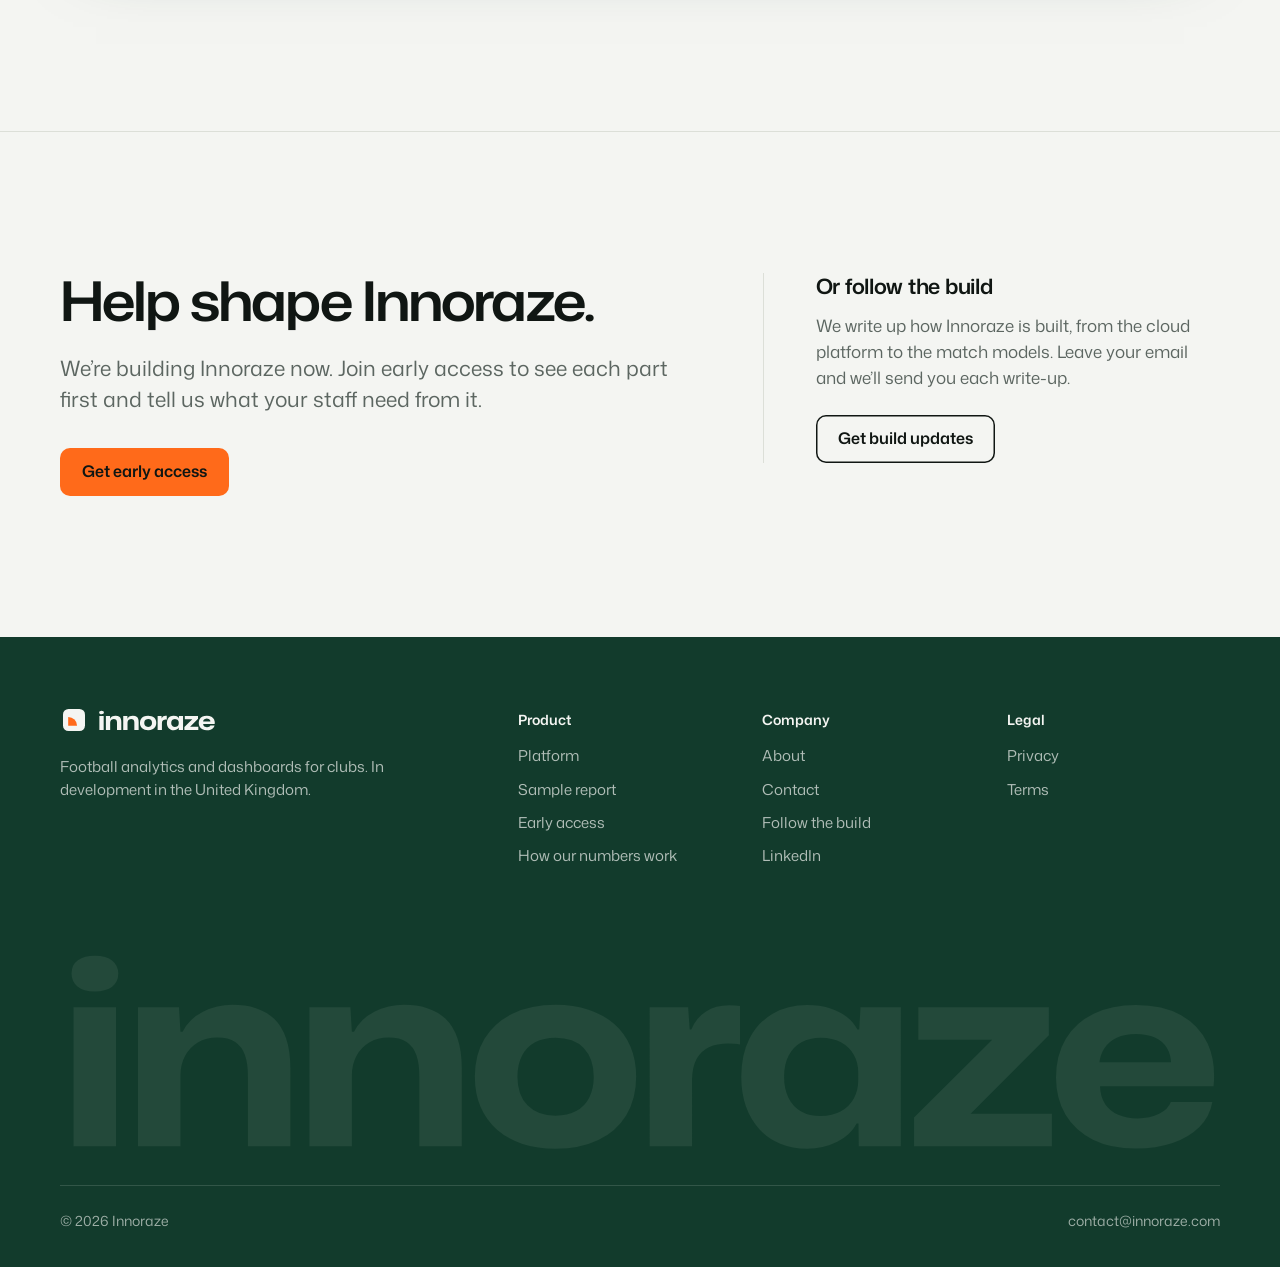
<file: sample-report.html>
<!doctype html>
<html lang="en-GB">
<head>
  <meta charset="utf-8">
  <meta name="viewport" content="width=device-width, initial-scale=1">
  <title>Sample match report | Innoraze</title>
  <meta name="description" content="Explore a full Innoraze match report: shot maps, expected goals, pressing and player numbers from a fictional example match.">
  <link rel="canonical" href="https://innoraze.com/sample-report">
  <meta name="theme-color" content="#f4f5f2">
  <meta property="og:type" content="website">
  <meta property="og:site_name" content="Innoraze">
  <meta property="og:url" content="https://innoraze.com/sample-report">
  <meta property="og:title" content="Sample match report | Innoraze">
  <meta property="og:description" content="Explore a full Innoraze match report: shot maps, expected goals, pressing and player numbers from a fictional example match.">
  <meta property="og:image" content="https://innoraze.com/assets/og.png?v=3">
  <meta property="og:image:width" content="1200">
  <meta property="og:image:height" content="630">
  <meta name="twitter:card" content="summary_large_image">
  <link rel="icon" href="/favicon.ico" sizes="48x48">
  <link rel="icon" href="assets/favicon.svg?v=2" type="image/svg+xml">
  <link rel="apple-touch-icon" href="assets/apple-touch-icon.png?v=2">
  <link rel="manifest" href="manifest.webmanifest?v=2">
  <link rel="preload" href="assets/fonts/mona-sans-latin.woff2" as="font" type="font/woff2" crossorigin>
  <link rel="stylesheet" href="assets/style.css?v=6">
  <script>document.documentElement.classList.add('js');try{if(!sessionStorage.getItem('iz'))document.documentElement.classList.add('first-visit');sessionStorage.setItem('iz','1')}catch(e){}</script>
  <script src="assets/config.js?v=5" defer></script>
  <script src="assets/app.js?v=6" defer></script>
  <script type="speculationrules">{"prefetch":[{"source":"document","where":{"href_matches":"/*"},"eagerness":"moderate"}]}</script>
</head>
<body>
  <a class="skip" href="#main">Skip to content</a>

  <header class="site-header" data-header>
    <div class="wrap">
      <a class="brand" href="./" aria-label="Innoraze home"><svg class="mark" viewBox="0 0 32 32" aria-hidden="true"><rect width="32" height="32" rx="8" fill="#123B2C"/><path d="M7.5 24.5V11.5a13 13 0 0 1 13 13z" fill="#FF6A1A"/></svg><svg aria-hidden="true" viewBox="0 -800 4480 840"><path fill="#101613" d="M52.22851911187172 0.0V-536.2859497070312H216.37266670912504V0.0ZM134.80059291049838 -597.5711199082434Q90.20216206088662 -597.5711199082434 67.28682670556009 -616.6426539830863Q44.371491350233555 -635.7141880579293 44.371491350233555 -666.285857282579Q44.371491350233555 -700.571793038398 69.28682060167193 -717.7861938476562Q94.20214985311031 -735.0005946569145 134.80059291049838 -735.0005946569145Q179.39902376011014 -735.0005946569145 202.31435911543667 -716.3576267790049Q225.2296944707632 -697.7146589010954 225.2296944707632 -666.285857282579Q225.2296944707632 -632.2856270931661 200.31436521932483 -614.9283735007048Q175.39903596788645 -597.5711199082434 134.80059291049838 -597.5711199082434Z M301.2285191118717 0.0V-536.2859497070312H459.6297450438142L465.315522108227 -442.02916957065463H473.5441144630313Q498.91542096436024 -492.0290265753865 552.1866367850453 -518.8717825748026Q605.4578526057303 -545.7145385742188 665.7433384470642 -545.7145385742188Q715.5146414600313 -545.7145385742188 756.4716962520033 -532.885978480801Q797.4287510439754 -520.0574183873832 827.1429844424129 -491.5431579593569Q856.8572178408504 -463.0288975313306 873.3286150228232 -415.90037929080427Q889.8000122047961 -368.77186105027795 889.8000122047961 -300.25766776129603V0.0H725.6558646075428V-270.2573486343026Q725.6558646075428 -318.5998291037977 714.1131426133215 -351.8996189683676Q702.5704206191003 -385.1994088329375 676.6278111040592 -402.4564601369202Q650.6852015890181 -419.71351144090295 607.3998168930411 -419.71351144090295Q563.8573399111629 -419.71351144090295 532.0719491112977 -400.5136518217623Q500.2865583114326 -381.3137922026217 482.8010402098298 -348.39979771338403Q465.315522108227 -315.48580322414637 465.315522108227 -273.029120747V0.0Z M963.2285191118717 0.0V-536.2859497070312H1121.6297450438142L1127.315522108227 -442.02916957065463H1135.5441144630313Q1160.9154209643602 -492.0290265753865 1214.1866367850453 -518.8717825748026Q1267.4578526057303 -545.7145385742188 1327.7433384470642 -545.7145385742188Q1377.5146414600313 -545.7145385742188 1418.4716962520033 -532.885978480801Q1459.4287510439754 -520.0574183873832 1489.1429844424129 -491.5431579593569Q1518.8572178408504 -463.0288975313306 1535.3286150228232 -415.90037929080427Q1551.800012204796 -368.77186105027795 1551.800012204796 -300.25766776129603V0.0H1387.6558646075428V-270.2573486343026Q1387.6558646075428 -318.5998291037977 1376.1131426133215 -351.8996189683676Q1364.5704206191003 -385.1994088329375 1338.6278111040592 -402.4564601369202Q1312.685201589018 -419.71351144090295 1269.3998168930411 -419.71351144090295Q1225.8573399111629 -419.71351144090295 1194.0719491112977 -400.5136518217623Q1162.2865583114326 -381.3137922026217 1144.8010402098298 -348.39979771338403Q1127.315522108227 -315.48580322414637 1127.315522108227 -273.029120747V0.0Z M1913.77117222175 9.885710798203945Q1843.5712193064392 9.885710798203945 1786.3141226619482 -8.75714198499918Q1729.0570260174572 -27.399994768202305 1687.7999145500362 -63.32857578806579Q1646.5428030826151 -99.25715680792928 1624.285676792264 -150.7286150250584Q1602.0285505019128 -202.2000732421875 1602.0285505019128 -267.71441650390625Q1602.0285505019128 -354.31443917378783 1640.6427795402706 -416.4858947750181Q1679.2570085786283 -478.65735037624836 1749.2140947598964 -512.1859444752336Q1819.1711809411645 -545.7145385742188 1913.77117222175 -545.7145385742188Q1983.9139805361629 -545.7145385742188 2041.1710771806538 -527.0716857910156Q2098.4281738251448 -508.4288330078125 2139.628140691668 -472.500251987949Q2180.828107558191 -436.5716709680855 2203.085233848542 -385.0287937708199Q2225.342360138893 -333.4859165735543 2225.342360138893 -267.7715611048043Q2225.342360138893 -182.40009940043092 2187.0424168147147 -119.78578840009868Q2148.742473490536 -57.171477399766445 2078.999673895538 -23.64288330078125Q2009.2568743005395 9.885710798203945 1913.77117222175 9.885710798203945ZM1913.714027620852 -117.45815255120397Q1960.3421247191727 -117.45815255120397 1993.2989257797599 -135.42944335751235Q2026.255726840347 -153.40073416382074 2043.7269627153873 -187.3005283884704Q2061.1981985904276 -221.20032261312008 2061.1981985904276 -267.7715611048043Q2061.1981985904276 -303.28570207953453 2051.255450438708 -331.32840227521956Q2041.3127022869885 -359.3711024709046 2022.4414725154638 -378.8995448537171Q2003.5702427439392 -398.4279872365296 1976.1276776976883 -408.7136169448495Q1948.6851126514375 -418.9992466531694 1913.77117222175 -418.9992466531694Q1867.7145019508898 -418.9992466531694 1834.7291285898536 -400.999383546412Q1801.7437552288175 -382.9995204396546 1784.2439470533282 -349.17116001807153Q1766.7441388778389 -315.3427995964885 1766.7441388778389 -267.71441650390625Q1766.7441388778389 -232.48598109558225 1776.6868870295584 -204.72899431362748Q1786.629635181278 -176.97200753167272 1805.5294372532517 -157.50070974975824Q1824.4292393252254 -138.02941196784377 1851.6860970612615 -127.74378225952387Q1878.9429547972977 -117.45815255120397 1913.714027620852 -117.45815255120397Z M2277.2285191118717 0.0V-536.2859497070312H2425.9439854174852L2432.0868687182665 -450.7147373743355H2438.2297677136958Q2455.372635319829 -495.1718994155526 2493.6440124474466 -519.5146379750222Q2531.915389575064 -543.8573765344918 2584.372436519712 -543.8573765344918Q2596.9152047261596 -543.8573765344918 2607.2865565679967 -543.3716823030263Q2617.657908409834 -542.8859880715609 2626.3721888922155 -541.5717337466776V-392.57052002102137Q2616.343668036163 -394.68476213887334 2604.372294396162 -395.6276027150452Q2592.400920756161 -396.5704432912171 2580.6581106968224 -396.5704432912171Q2536.943729069084 -396.5704432912171 2506.2295035179704 -382.0704816561192Q2475.515277966857 -367.57052002102137 2459.0153834708035 -337.35631539672613Q2442.51548897475 -307.1421107724309 2441.086961142719 -259.5708007849753V0.0Z M2885.428041294217 9.657149832695723Q2828.4853079654276 9.657149832695723 2781.6355061970003 -9.61885891721215Q2734.785704428573 -28.89486766712002 2701.078529878641 -65.24742947385278Q2667.371355328709 -101.59999128058553 2649.1856785360724 -152.7509566217152Q2631.000001743436 -203.90192196284485 2631.000001743436 -267.7144008092582Q2631.000001743436 -353.673092757026 2662.899934604764 -415.8652398775566Q2694.799867466092 -478.05738699808717 2752.2598637312 -511.45738874189556Q2809.7198599963076 -544.857390485704 2885.253636372527 -544.857390485704Q2934.9992396757007 -544.857390485704 2972.999078368768 -533.0002894811332Q3010.9989170618355 -521.1431884765625 3038.0130911692977 -500.0289777480066Q3065.02726527676 -478.91476701945066 3079.627195958048 -450.42914167046547H3086.5129673555493L3091.5574564623334 -536.2859497070312H3247.4571010023355V0.0H3084.7701956629753L3083.6558332182467 -87.34241420403123H3076.8483214961448Q3053.513024903834 -42.99975062906742 3001.856113979593 -16.67130039818585Q2950.199203055352 9.657149832695723 2885.428041294217 9.657149832695723ZM2937.5143467485905 -116.20100969448686Q2983.4207096417485 -116.20100969448686 3016.0805443332188 -134.61037989892066Q3048.740379024689 -153.01975010335445 3065.7409528011553 -184.1623962391168Q3082.7415265776217 -215.30504237487912 3082.7415265776217 -253.28579973429441V-284.4857561402023Q3082.7415265776217 -322.771323941648 3065.598085195022 -353.12827323004603Q3048.4546438124225 -383.48522251844406 3015.866242924019 -401.2707990389317Q2983.2778420356153 -419.0563755594194 2938.2286847792566 -419.0563755594194Q2895.263665848835 -419.0563755594194 2863.6113829748197 -401.4850420281291Q2831.9591001008043 -383.9137084968388 2814.265926129947 -350.05676095187664Q2796.572752159089 -316.1998134069145 2796.572752159089 -267.7144008092582Q2796.572752159089 -220.40038888156414 2813.715421836823 -186.21487426757812Q2830.8580915145576 -152.0293596535921 2862.4406607463957 -134.11518467403948Q2894.0232299782338 -116.20100969448686 2937.5143467485905 -116.20100969448686Z M3298.371568080038 0.0V-110.572345841676L3600.1410941034555 -410.99920131266117H3314.8287510462105V-536.2859497070312H3819.1427019387484V-428.7136352546513L3516.744588792324 -125.28674839437008H3830.828384835273V0.0Z M4154.932779947917 9.400004069010416Q4058.266316731771 9.400004069010416 3989.2998046875 -24.866658528645836Q3920.333292643229 -59.133321126302086 3883.4667154947915 -120.8333231608073Q3846.600138346354 -182.5333251953125 3846.600138346354 -264.8666585286458Q3846.600138346354 -352.5999755859375 3884.633371988932 -415.23331705729163Q3922.6666056315103 -477.8666585286458 3992.0997619628906 -511.5Q4061.532918294271 -545.1333414713541 4155.199361165364 -545.1333414713541Q4260.132486979167 -545.1333414713541 4330.132314046225 -505.79999796549475Q4400.132141113281 -466.46665445963544 4432.365376790365 -395.93332926432294Q4464.598612467448 -325.40000406901044 4455.198628743489 -230.86673990885416H4016.7997436523438Q4017.8663940429688 -190.60001627604166 4035.999674479167 -163.0999755859375Q4054.1329549153647 -135.59993489583331 4086.6995340983076 -121.36658732096353Q4119.26611328125 -107.13323974609374 4162.132670084636 -107.13323974609374Q4209.799255371094 -107.13323974609374 4244.965779622396 -124.66656494140625Q4280.132303873698 -142.19989013671875 4289.932291666667 -170.19989013671875H4450.531962076823Q4440.731994628906 -113.99993896484375 4400.432108561197 -73.76663208007812Q4360.132222493489 -33.5333251953125 4296.999064127604 -12.066660563151043Q4233.865905761719 9.400004069010416 4154.932779947917 9.400004069010416ZM4013.1331380208335 -312.73333740234375 4005.999715169271 -323.6000569661458H4299.999003092448L4291.132263183594 -313.26666259765625Q4291.198954264323 -352.26670328776044 4275.0656636556 -378.9667053222656Q4258.932373046875 -405.6667073567708 4228.5324605306 -419.3333740234375Q4198.132548014323 -433.0000406901042 4155.199361165364 -433.0000406901042Q4112.5994873046875 -433.0000406901042 4081.399576822917 -418.5000406901042Q4050.199666341146 -404.0000406901042 4032.8997192382812 -377.0333658854167Q4015.5997721354165 -350.0666910807292 4013.1331380208335 -312.73333740234375Z"/></svg></a>
      <button class="nav-toggle" type="button" aria-expanded="false" aria-controls="site-nav" data-nav-toggle><span></span><span class="sr-only">Menu</span></button>
      <nav class="nav" id="site-nav" aria-label="Main">
        <a href="platform">Platform</a><a href="about">About</a><a href="contact">Contact</a>
        <a class="btn btn--small" href="contact?topic=access">Get early access</a>
      </nav>
    </div>
  </header>

  <main id="main">
    <section class="page-hero page-hero--tight" aria-labelledby="page-title">
      <div class="wrap report-intro">
        <div>
          <h1 class="display display--page" id="page-title">Sample match report</h1>
          <p class="lede">This is the report your staff will open the morning after a match. The teams, players and numbers are a fictional example, built to show how Innoraze presents a match while we build the real thing.</p>
        </div>
        <div class="actions">
          <a class="btn" href="contact?topic=access">Get early access</a>
        </div>
      </div>
    </section>

    <section class="section section--flush-top" aria-label="Sample match report">
      <div class="wrap">
        <div class="window app" data-tabs>
          <div class="window__bar app__bar">
            <span class="window__title"><svg viewBox="0 0 32 32" aria-hidden="true"><rect width="32" height="32" rx="8" fill="#F4F5F2"/><path d="M7.5 24.5V11.5a13 13 0 0 1 13 13z" fill="#FF6A1A"/></svg>Match report</span>
            <div class="app__tabs" role="tablist" aria-label="Report sections">
              <button role="tab" id="r-overview" aria-controls="rp-overview" aria-selected="true">Overview</button>
              <button role="tab" id="r-shots" aria-controls="rp-shots" aria-selected="false" tabindex="-1">Shots</button>
              <button role="tab" id="r-pressing" aria-controls="rp-pressing" aria-selected="false" tabindex="-1">Pressing</button>
              <button role="tab" id="r-players" aria-controls="rp-players" aria-selected="false" tabindex="-1">Players</button>
            </div>
            <span class="window__meta">Matchday 14, home</span>
          </div>

          <div class="score">
            <span class="team">Your club <i class="swatch"></i></span>
            <strong class="num">2–1</strong>
            <span class="team"><i class="swatch swatch--opp"></i> Opposition</span>
          </div>
          <p class="clock-row">Full time. Goals: Number 9, 23’. Opposition 10, 58’. Number 11, 71’.</p>

          <div class="app__panel" role="tabpanel" id="rp-overview" aria-labelledby="r-overview">
            <div class="report">
              <div class="report__map">
                <p class="panel-title">Shot map <span>Your club attacking right</span></p>
                <svg viewBox="-2.5 -1.5 110 71" role="img" aria-label="Shot map: 17 shots for your club, 8 for the opposition"><rect class="pitch-turf" x="-2.5" y="-1.5" width="110" height="71" rx="2"/><g class="pitch-lines"><rect x="0" y="0" width="105" height="68"/><line x1="52.5" y1="0" x2="52.5" y2="68"/><circle cx="52.5" cy="34" r="9.15"/><rect x="0" y="13.84" width="16.5" height="40.32"/><rect x="0" y="24.84" width="5.5" height="18.32"/><path d="M16.5 26.69A9.15 9.15 0 0 1 16.5 41.31"/><rect x="88.5" y="13.84" width="16.5" height="40.32"/><rect x="99.5" y="24.84" width="5.5" height="18.32"/><path d="M88.5 26.69A9.15 9.15 0 0 0 88.5 41.31"/><rect x="-1.6" y="30.34" width="1.6" height="7.32"/><rect x="105" y="30.34" width="1.6" height="7.32"/><path d="M0 1A1 1 0 0 0 1 0M104 0A1 1 0 0 0 105 1M105 67A1 1 0 0 0 104 68M1 68A1 1 0 0 0 0 67"/></g><g fill="rgba(244,245,242,.35)"><circle cx="52.5" cy="34" r=".45"/><circle cx="11" cy="34" r=".4"/><circle cx="94" cy="34" r=".4"/></g><circle class="shot shot--us goal" cx="97" cy="33" r="4.05" style="--t:0.256"></circle><circle class="shot shot--us goal" cx="99.5" cy="36" r="3.94" style="--t:0.789"></circle><circle class="shot shot--us" cx="99" cy="35.5" r="3.70" style="--t:0.433"></circle><circle class="shot shot--us" cx="96" cy="31" r="3.26" style="--t:0.678"></circle><circle class="shot shot--us" cx="95" cy="38" r="3.05" style="--t:0.122"></circle><circle class="shot shot--us" cx="94" cy="41" r="2.88" style="--t:0.544"></circle><circle class="shot shot--us" cx="92" cy="29" r="2.69" style="--t:0.378"></circle><circle class="shot shot--us" cx="91" cy="27" r="2.40" style="--t:0.844"></circle><circle class="shot shot--us" cx="88" cy="30" r="2.32" style="--t:0.067"></circle><circle class="shot shot--us" cx="87" cy="34" r="2.32" style="--t:0.889"></circle><circle class="shot shot--us" cx="86" cy="44" r="2.23" style="--t:0.322"></circle><circle class="shot shot--us" cx="84" cy="36" r="2.13" style="--t:0.489"></circle><circle class="shot shot--us" cx="89" cy="22" r="2.13" style="--t:0.611"></circle><circle class="shot shot--us" cx="80" cy="25" r="2.02" style="--t:0.189"></circle><circle class="shot shot--us" cx="83" cy="40" r="2.02" style="--t:0.733"></circle><circle class="shot shot--us" cx="94" cy="45" r="2.02" style="--t:0.944"></circle><circle class="shot shot--us" cx="81" cy="31" r="1.90" style="--t:0.989"></circle><circle class="shot shot--opp goal" cx="6" cy="35" r="3.86" style="--t:0.644"></circle><circle class="shot shot--opp" cx="12" cy="40" r="2.63" style="--t:0.300"></circle><circle class="shot shot--opp" cx="9" cy="31" r="2.48" style="--t:0.578"></circle><circle class="shot shot--opp" cx="14" cy="38" r="2.40" style="--t:0.867"></circle><circle class="shot shot--opp" cx="18" cy="30" r="2.23" style="--t:0.156"></circle><circle class="shot shot--opp" cx="20" cy="26" r="2.13" style="--t:0.744"></circle><circle class="shot shot--opp" cx="25" cy="33" r="2.13" style="--t:0.967"></circle><circle class="shot shot--opp" cx="22" cy="36" r="2.02" style="--t:0.422"></circle></svg>
                <p class="legend"><span><i class="k-us"></i>Your club</span><span><i class="k-opp"></i>Opposition</span><span><i class="k-miss"></i>Shot, sized by xG</span><span><i class="k-goal"></i>Goal</span></p>
              </div>
              <div class="report__race">
                <p class="panel-title">Expected goals <span>Cumulative, by minute</span></p>
                <svg viewBox="0 0 320 206" role="img" aria-label="Expected goals over the match: 2.31 for your club, 0.84 for the opposition"><line class="chart-grid" x1="30" x2="280" y1="148.4" y2="148.4"/><text class="chart-label" x="23" y="152.4" text-anchor="end">0.5</text><line class="chart-grid" x1="30" x2="280" y1="114.8" y2="114.8"/><text class="chart-label" x="23" y="118.8" text-anchor="end">1.0</text><line class="chart-grid" x1="30" x2="280" y1="81.2" y2="81.2"/><text class="chart-label" x="23" y="85.2" text-anchor="end">1.5</text><line class="chart-grid" x1="30" x2="280" y1="47.6" y2="47.6"/><text class="chart-label" x="23" y="51.6" text-anchor="end">2.0</text><line class="chart-grid" x1="30" x2="280" y1="14.0" y2="14.0"/><text class="chart-label" x="23" y="18.0" text-anchor="end">2.5</text><line class="chart-grid" x1="30" x2="280" y1="182" y2="182"/><line class="chart-ht" x1="151.0" x2="151.0" y1="14" y2="182"/><text class="chart-label" x="30.0" y="200" text-anchor="middle">0’</text><text class="chart-label" x="151.0" y="200" text-anchor="middle">45’</text><text class="chart-label" x="271.9" y="200" text-anchor="middle">90’</text><text class="chart-label" x="156.0" y="24">Half-time</text><path class="race race--opp" d="M30.0 182.0H67.6V178.0H102.6V170.6H132.2V167.9H169.8V161.8H185.9V137.6H210.1V134.3H239.7V128.9H263.9V125.6H280.0" pathLength="1"/><circle class="race-goal race-goal--opp" cx="185.9" cy="137.6" r="4.2" style="--t:0.644"/><text class="chart-end" x="288" y="130.6" fill="rgba(244,245,242,.75)">0.84</text><path class="race race--us" d="M30.0 182.0H46.1V177.3H59.6V165.2H75.7V162.5H91.8V135.0H108.0V130.9H121.4V122.9H134.8V101.4H148.3V98.0H161.7V87.9H177.8V84.6H194.0V69.8H207.4V67.1H220.9V41.6H234.3V36.2H245.1V31.5H258.5V28.8H269.2V26.8H280.0" pathLength="1"/><circle class="race-goal race-goal--us" cx="91.8" cy="135.0" r="4.2" style="--t:0.256"/><circle class="race-goal race-goal--us" cx="220.9" cy="41.6" r="4.2" style="--t:0.789"/><text class="chart-end" x="288" y="31.8" fill="#FF6A1A">2.31</text></svg>
              </div>
            </div>
            <div class="app__section">
              <p class="panel-title">Team comparison <span>Your club / Opposition</span></p>
              <div class="pairs pairs--wide">
                <div class="pair"><span class="pair__label">Expected goals</span><span class="num">2.31</span><span class="pair__bar" aria-hidden="true"><span style="width:73.3%"></span><span style="width:26.7%"></span></span><span class="num">0.84</span></div>
<div class="pair"><span class="pair__label">Shots</span><span class="num">17</span><span class="pair__bar" aria-hidden="true"><span style="width:68.0%"></span><span style="width:32.0%"></span></span><span class="num">8</span></div>
<div class="pair"><span class="pair__label">Shots on target</span><span class="num">7</span><span class="pair__bar" aria-hidden="true"><span style="width:70.0%"></span><span style="width:30.0%"></span></span><span class="num">3</span></div>
<div class="pair"><span class="pair__label">Possession</span><span class="num">58%</span><span class="pair__bar" aria-hidden="true"><span style="width:58.0%"></span><span style="width:42.0%"></span></span><span class="num">42%</span></div>
<div class="pair"><span class="pair__label">Field tilt</span><span class="num">64%</span><span class="pair__bar" aria-hidden="true"><span style="width:64.0%"></span><span style="width:36.0%"></span></span><span class="num">36%</span></div>
<div class="pair"><span class="pair__label">Passes</span><span class="num">547</span><span class="pair__bar" aria-hidden="true"><span style="width:58.3%"></span><span style="width:41.7%"></span></span><span class="num">391</span></div>
<div class="pair"><span class="pair__label">Pass completion</span><span class="num">86%</span><span class="pair__bar" aria-hidden="true"><span style="width:52.1%"></span><span style="width:47.9%"></span></span><span class="num">79%</span></div>
<div class="pair"><span class="pair__label">Box entries</span><span class="num">31</span><span class="pair__bar" aria-hidden="true"><span style="width:72.1%"></span><span style="width:27.9%"></span></span><span class="num">12</span></div>
<div class="pair"><span class="pair__label">High turnovers</span><span class="num">11</span><span class="pair__bar" aria-hidden="true"><span style="width:73.3%"></span><span style="width:26.7%"></span></span><span class="num">4</span></div>
<div class="pair"><span class="pair__label">Corners</span><span class="num">7</span><span class="pair__bar" aria-hidden="true"><span style="width:70.0%"></span><span style="width:30.0%"></span></span><span class="num">3</span></div>
              </div>
            </div>
          </div>

          <div class="app__panel" role="tabpanel" id="rp-shots" aria-labelledby="r-shots" hidden>
            <div class="report report--shots" data-shots>
              <div class="report__map">
                <p class="panel-title">All 25 shots <span>Point at a shot to find it in the list</span></p>
                <svg viewBox="-2.5 -1.5 110 71" role="img" aria-label="Shot map: 17 shots for your club, 8 for the opposition"><rect class="pitch-turf" x="-2.5" y="-1.5" width="110" height="71" rx="2"/><g class="pitch-lines"><rect x="0" y="0" width="105" height="68"/><line x1="52.5" y1="0" x2="52.5" y2="68"/><circle cx="52.5" cy="34" r="9.15"/><rect x="0" y="13.84" width="16.5" height="40.32"/><rect x="0" y="24.84" width="5.5" height="18.32"/><path d="M16.5 26.69A9.15 9.15 0 0 1 16.5 41.31"/><rect x="88.5" y="13.84" width="16.5" height="40.32"/><rect x="99.5" y="24.84" width="5.5" height="18.32"/><path d="M88.5 26.69A9.15 9.15 0 0 0 88.5 41.31"/><rect x="-1.6" y="30.34" width="1.6" height="7.32"/><rect x="105" y="30.34" width="1.6" height="7.32"/><path d="M0 1A1 1 0 0 0 1 0M104 0A1 1 0 0 0 105 1M105 67A1 1 0 0 0 104 68M1 68A1 1 0 0 0 0 67"/></g><g fill="rgba(244,245,242,.35)"><circle cx="52.5" cy="34" r=".45"/><circle cx="11" cy="34" r=".4"/><circle cx="94" cy="34" r=".4"/></g><circle class="shot shot--us goal" cx="97" cy="33" r="4.05" style="--t:0.256" data-shot="us3"><title>23’ Number 9, left foot, xG 0.41, goal</title></circle><circle class="shot shot--us goal" cx="99.5" cy="36" r="3.94" style="--t:0.789" data-shot="us12"><title>71’ Number 11, right foot, xG 0.38, goal</title></circle><circle class="shot shot--us" cx="99" cy="35.5" r="3.70" style="--t:0.433" data-shot="us6"><title>39’ Number 9, header, xG 0.32, saved</title></circle><circle class="shot shot--us" cx="96" cy="31" r="3.26" style="--t:0.678" data-shot="us10"><title>61’ Number 9, right foot, xG 0.22, saved</title></circle><circle class="shot shot--us" cx="95" cy="38" r="3.05" style="--t:0.122" data-shot="us1"><title>11’ Number 9, right foot, xG 0.18, saved</title></circle><circle class="shot shot--us" cx="94" cy="41" r="2.88" style="--t:0.544" data-shot="us8"><title>49’ Number 7, left foot, xG 0.15, saved</title></circle><circle class="shot shot--us" cx="92" cy="29" r="2.69" style="--t:0.378" data-shot="us5"><title>34’ Number 11, right foot, xG 0.12, off target</title></circle><circle class="shot shot--us" cx="91" cy="27" r="2.40" style="--t:0.844" data-shot="us13"><title>76’ Number 14, right foot, xG 0.08, saved</title></circle><circle class="shot shot--us" cx="88" cy="30" r="2.32" style="--t:0.067" data-shot="us0"><title>6’ Number 10, right foot, xG 0.07, off target</title></circle><circle class="shot shot--us" cx="87" cy="34" r="2.32" style="--t:0.889" data-shot="us14"><title>80’ Number 8, right foot, xG 0.07, off target</title></circle><circle class="shot shot--us" cx="86" cy="44" r="2.23" style="--t:0.322" data-shot="us4"><title>29’ Number 7, left foot, xG 0.06, off target</title></circle><circle class="shot shot--us" cx="84" cy="36" r="2.13" style="--t:0.489" data-shot="us7"><title>44’ Number 6, right foot, xG 0.05, blocked</title></circle><circle class="shot shot--us" cx="89" cy="22" r="2.13" style="--t:0.611" data-shot="us9"><title>55’ Number 11, right foot, xG 0.05, off target</title></circle><circle class="shot shot--us" cx="80" cy="25" r="2.02" style="--t:0.189" data-shot="us2"><title>17’ Number 8, right foot, xG 0.04, blocked</title></circle><circle class="shot shot--us" cx="83" cy="40" r="2.02" style="--t:0.733" data-shot="us11"><title>66’ Number 10, left foot, xG 0.04, blocked</title></circle><circle class="shot shot--us" cx="94" cy="45" r="2.02" style="--t:0.944" data-shot="us15"><title>85’ Number 17, header, xG 0.04, off target</title></circle><circle class="shot shot--us" cx="81" cy="31" r="1.90" style="--t:0.989" data-shot="us16"><title>89’ Number 16, left foot, xG 0.03, blocked</title></circle><circle class="shot shot--opp goal" cx="6" cy="35" r="3.86" style="--t:0.644" data-shot="opp4"><title>58’ Opposition 10, right foot, xG 0.36, goal</title></circle><circle class="shot shot--opp" cx="12" cy="40" r="2.63" style="--t:0.300" data-shot="opp1"><title>27’ Opposition 9, right foot, xG 0.11, saved</title></circle><circle class="shot shot--opp" cx="9" cy="31" r="2.48" style="--t:0.578" data-shot="opp3"><title>52’ Opposition 9, header, xG 0.09, off target</title></circle><circle class="shot shot--opp" cx="14" cy="38" r="2.40" style="--t:0.867" data-shot="opp6"><title>78’ Opposition 9, left foot, xG 0.08, saved</title></circle><circle class="shot shot--opp" cx="18" cy="30" r="2.23" style="--t:0.156" data-shot="opp0"><title>14’ Opposition 7, right foot, xG 0.06, off target</title></circle><circle class="shot shot--opp" cx="20" cy="26" r="2.13" style="--t:0.744" data-shot="opp5"><title>67’ Opposition 11, right foot, xG 0.05, blocked</title></circle><circle class="shot shot--opp" cx="25" cy="33" r="2.13" style="--t:0.967" data-shot="opp7"><title>87’ Opposition 6, right foot, xG 0.05, off target</title></circle><circle class="shot shot--opp" cx="22" cy="36" r="2.02" style="--t:0.422" data-shot="opp2"><title>38’ Opposition 10, left foot, xG 0.04, blocked</title></circle></svg>
                <p class="legend"><span><i class="k-us"></i>Your club</span><span><i class="k-opp"></i>Opposition</span><span><i class="k-miss"></i>Shot, sized by xG</span><span><i class="k-goal"></i>Goal</span></p>
              </div>
              <div class="report__race table-wrap">
                <table class="table">
                  <caption class="sr-only">Every shot in the match, in order</caption>
                  <thead><tr><th scope="col">Min</th><th scope="col">Player</th><th scope="col" class="col-opt">Situation</th><th scope="col" class="col-opt">Body part</th><th scope="col">xG</th><th scope="col">Outcome</th></tr></thead>
                  <tbody>
                    <tr data-shot="us0"><td class="num">6’</td><td><i class="swatch"></i>Number 10</td><td class="col-opt">Set piece</td><td class="col-opt">Right foot</td><td class="num">0.07</td><td>Off target</td></tr>
<tr data-shot="us1"><td class="num">11’</td><td><i class="swatch"></i>Number 9</td><td class="col-opt">Open play</td><td class="col-opt">Right foot</td><td class="num">0.18</td><td>Saved</td></tr>
<tr data-shot="opp0"><td class="num">14’</td><td><i class="swatch swatch--opp"></i>Opposition 7</td><td class="col-opt">Open play</td><td class="col-opt">Right foot</td><td class="num">0.06</td><td>Off target</td></tr>
<tr data-shot="us2"><td class="num">17’</td><td><i class="swatch"></i>Number 8</td><td class="col-opt">Open play</td><td class="col-opt">Right foot</td><td class="num">0.04</td><td>Blocked</td></tr>
<tr data-shot="us3"><td class="num">23’</td><td><i class="swatch"></i>Number 9</td><td class="col-opt">Open play</td><td class="col-opt">Left foot</td><td class="num">0.41</td><td><strong>Goal</strong></td></tr>
<tr data-shot="opp1"><td class="num">27’</td><td><i class="swatch swatch--opp"></i>Opposition 9</td><td class="col-opt">Open play</td><td class="col-opt">Right foot</td><td class="num">0.11</td><td>Saved</td></tr>
<tr data-shot="us4"><td class="num">29’</td><td><i class="swatch"></i>Number 7</td><td class="col-opt">Open play</td><td class="col-opt">Left foot</td><td class="num">0.06</td><td>Off target</td></tr>
<tr data-shot="us5"><td class="num">34’</td><td><i class="swatch"></i>Number 11</td><td class="col-opt">Open play</td><td class="col-opt">Right foot</td><td class="num">0.12</td><td>Off target</td></tr>
<tr data-shot="opp2"><td class="num">38’</td><td><i class="swatch swatch--opp"></i>Opposition 10</td><td class="col-opt">Open play</td><td class="col-opt">Left foot</td><td class="num">0.04</td><td>Blocked</td></tr>
<tr data-shot="us6"><td class="num">39’</td><td><i class="swatch"></i>Number 9</td><td class="col-opt">Set piece</td><td class="col-opt">Header</td><td class="num">0.32</td><td>Saved</td></tr>
<tr data-shot="us7"><td class="num">44’</td><td><i class="swatch"></i>Number 6</td><td class="col-opt">Open play</td><td class="col-opt">Right foot</td><td class="num">0.05</td><td>Blocked</td></tr>
<tr data-shot="us8"><td class="num">49’</td><td><i class="swatch"></i>Number 7</td><td class="col-opt">Open play</td><td class="col-opt">Left foot</td><td class="num">0.15</td><td>Saved</td></tr>
<tr data-shot="opp3"><td class="num">52’</td><td><i class="swatch swatch--opp"></i>Opposition 9</td><td class="col-opt">Set piece</td><td class="col-opt">Header</td><td class="num">0.09</td><td>Off target</td></tr>
<tr data-shot="us9"><td class="num">55’</td><td><i class="swatch"></i>Number 11</td><td class="col-opt">Open play</td><td class="col-opt">Right foot</td><td class="num">0.05</td><td>Off target</td></tr>
<tr data-shot="opp4"><td class="num">58’</td><td><i class="swatch swatch--opp"></i>Opposition 10</td><td class="col-opt">Open play</td><td class="col-opt">Right foot</td><td class="num">0.36</td><td><strong>Goal</strong></td></tr>
<tr data-shot="us10"><td class="num">61’</td><td><i class="swatch"></i>Number 9</td><td class="col-opt">Open play</td><td class="col-opt">Right foot</td><td class="num">0.22</td><td>Saved</td></tr>
<tr data-shot="us11"><td class="num">66’</td><td><i class="swatch"></i>Number 10</td><td class="col-opt">Open play</td><td class="col-opt">Left foot</td><td class="num">0.04</td><td>Blocked</td></tr>
<tr data-shot="opp5"><td class="num">67’</td><td><i class="swatch swatch--opp"></i>Opposition 11</td><td class="col-opt">Open play</td><td class="col-opt">Right foot</td><td class="num">0.05</td><td>Blocked</td></tr>
<tr data-shot="us12"><td class="num">71’</td><td><i class="swatch"></i>Number 11</td><td class="col-opt">Open play</td><td class="col-opt">Right foot</td><td class="num">0.38</td><td><strong>Goal</strong></td></tr>
<tr data-shot="us13"><td class="num">76’</td><td><i class="swatch"></i>Number 14</td><td class="col-opt">Open play</td><td class="col-opt">Right foot</td><td class="num">0.08</td><td>Saved</td></tr>
<tr data-shot="opp6"><td class="num">78’</td><td><i class="swatch swatch--opp"></i>Opposition 9</td><td class="col-opt">Open play</td><td class="col-opt">Left foot</td><td class="num">0.08</td><td>Saved</td></tr>
<tr data-shot="us14"><td class="num">80’</td><td><i class="swatch"></i>Number 8</td><td class="col-opt">Open play</td><td class="col-opt">Right foot</td><td class="num">0.07</td><td>Off target</td></tr>
<tr data-shot="us15"><td class="num">85’</td><td><i class="swatch"></i>Number 17</td><td class="col-opt">Set piece</td><td class="col-opt">Header</td><td class="num">0.04</td><td>Off target</td></tr>
<tr data-shot="opp7"><td class="num">87’</td><td><i class="swatch swatch--opp"></i>Opposition 6</td><td class="col-opt">Open play</td><td class="col-opt">Right foot</td><td class="num">0.05</td><td>Off target</td></tr>
<tr data-shot="us16"><td class="num">89’</td><td><i class="swatch"></i>Number 16</td><td class="col-opt">Set piece</td><td class="col-opt">Left foot</td><td class="num">0.03</td><td>Blocked</td></tr>
                  </tbody>
                </table>
              </div>
            </div>
          </div>

          <div class="app__panel" role="tabpanel" id="rp-pressing" aria-labelledby="r-pressing" hidden>
            <div class="report">
              <div class="report__map">
                <p class="panel-title">High turnovers <span>Ball won in the final 40 metres</span></p>
                <svg viewBox="-2.5 -1.5 110 71" role="img" aria-label="Eleven high turnovers in the final 40 metres, four of which led to a shot"><rect class="pitch-turf" x="-2.5" y="-1.5" width="110" height="71" rx="2"/><g class="pitch-lines"><rect x="0" y="0" width="105" height="68"/><line x1="52.5" y1="0" x2="52.5" y2="68"/><circle cx="52.5" cy="34" r="9.15"/><rect x="0" y="13.84" width="16.5" height="40.32"/><rect x="0" y="24.84" width="5.5" height="18.32"/><path d="M16.5 26.69A9.15 9.15 0 0 1 16.5 41.31"/><rect x="88.5" y="13.84" width="16.5" height="40.32"/><rect x="99.5" y="24.84" width="5.5" height="18.32"/><path d="M88.5 26.69A9.15 9.15 0 0 0 88.5 41.31"/><rect x="-1.6" y="30.34" width="1.6" height="7.32"/><rect x="105" y="30.34" width="1.6" height="7.32"/><path d="M0 1A1 1 0 0 0 1 0M104 0A1 1 0 0 0 105 1M105 67A1 1 0 0 0 104 68M1 68A1 1 0 0 0 0 67"/></g><g fill="rgba(244,245,242,.35)"><circle cx="52.5" cy="34" r=".45"/><circle cx="11" cy="34" r=".4"/><circle cx="94" cy="34" r=".4"/></g><rect x="65" y="0" width="40" height="68" fill="rgba(255,106,26,.07)"/><line x1="65" y1="0" x2="65" y2="68" stroke="rgba(255,106,26,.5)" stroke-width="1" stroke-dasharray="2 2" vector-effect="non-scaling-stroke"/><circle cx="68" cy="12" r="1.6" fill="#FF6A1A"/><circle cx="72" cy="30" r="1.6" fill="#FF6A1A"/><circle cx="72" cy="30" r="3.2" fill="none" stroke="#F4F5F2" stroke-width="1" vector-effect="non-scaling-stroke"/><circle cx="75" cy="48" r="1.6" fill="#FF6A1A"/><circle cx="79" cy="20" r="1.6" fill="#FF6A1A"/><circle cx="79" cy="20" r="3.2" fill="none" stroke="#F4F5F2" stroke-width="1" vector-effect="non-scaling-stroke"/><circle cx="81" cy="55" r="1.6" fill="#FF6A1A"/><circle cx="84" cy="36" r="1.6" fill="#FF6A1A"/><circle cx="84" cy="36" r="3.2" fill="none" stroke="#F4F5F2" stroke-width="1" vector-effect="non-scaling-stroke"/><circle cx="70" cy="41" r="1.6" fill="#FF6A1A"/><circle cx="88" cy="15" r="1.6" fill="#FF6A1A"/><circle cx="90" cy="46" r="1.6" fill="#FF6A1A"/><circle cx="90" cy="46" r="3.2" fill="none" stroke="#F4F5F2" stroke-width="1" vector-effect="non-scaling-stroke"/><circle cx="77" cy="9" r="1.6" fill="#FF6A1A"/><circle cx="86" cy="27" r="1.6" fill="#FF6A1A"/></svg>
                <p class="legend"><span><i class="k-us"></i>Ball won back</span><span><i class="k-miss"></i>Ring shows it led to a shot</span></p>
              </div>
              <div class="report__race">
                <p class="panel-title">PPDA by 15 minutes <span>Lower means a harder press</span></p>
                <svg viewBox="0 0 384 190" role="img" aria-label="Passes allowed per defensive action by 15-minute period. Your club between 6.4 and 9.8, opposition between 12.9 and 16.3."><line class="chart-grid" x1="30" x2="376" y1="120.5" y2="120.5"/><text class="chart-label" x="23" y="124.5" text-anchor="end">5</text><line class="chart-grid" x1="30" x2="376" y1="85.0" y2="85.0"/><text class="chart-label" x="23" y="89.0" text-anchor="end">10</text><line class="chart-grid" x1="30" x2="376" y1="49.5" y2="49.5"/><text class="chart-label" x="23" y="53.5" text-anchor="end">15</text><line class="chart-grid" x1="30" x2="376" y1="14.0" y2="14.0"/><text class="chart-label" x="23" y="18.0" text-anchor="end">20</text><line class="chart-grid" x1="30" x2="376" y1="156" y2="156"/><rect x="40.5" y="105.6" width="17.3" height="50.4" rx="2" fill="#FF6A1A"/><rect x="59.8" y="62.3" width="17.3" height="93.7" rx="2" fill="rgba(244,245,242,.55)"/><text class="chart-label" x="58.8" y="174" text-anchor="middle">0–15</text><rect x="98.2" y="110.6" width="17.3" height="45.4" rx="2" fill="#FF6A1A"/><rect x="117.5" y="43.8" width="17.3" height="112.2" rx="2" fill="rgba(244,245,242,.55)"/><text class="chart-label" x="116.5" y="174" text-anchor="middle">15–30</text><rect x="155.9" y="92.8" width="17.3" height="63.2" rx="2" fill="#FF6A1A"/><rect x="175.2" y="64.4" width="17.3" height="91.6" rx="2" fill="rgba(244,245,242,.55)"/><text class="chart-label" x="174.2" y="174" text-anchor="middle">30–45</text><rect x="213.5" y="86.4" width="17.3" height="69.6" rx="2" fill="#FF6A1A"/><rect x="232.8" y="55.9" width="17.3" height="100.1" rx="2" fill="rgba(244,245,242,.55)"/><text class="chart-label" x="231.8" y="174" text-anchor="middle">45–60</text><rect x="271.2" y="102.0" width="17.3" height="54.0" rx="2" fill="#FF6A1A"/><rect x="290.5" y="40.3" width="17.3" height="115.7" rx="2" fill="rgba(244,245,242,.55)"/><text class="chart-label" x="289.5" y="174" text-anchor="middle">60–75</text><rect x="328.9" y="89.3" width="17.3" height="66.7" rx="2" fill="#FF6A1A"/><rect x="348.2" y="45.2" width="17.3" height="110.8" rx="2" fill="rgba(244,245,242,.55)"/><text class="chart-label" x="347.2" y="174" text-anchor="middle">75–90</text></svg>
                <p class="legend"><span><i class="k-us"></i>Your club, 8.2</span><span><i class="k-opp"></i>Opposition, 14.6</span></p>
              </div>
            </div>
            <div class="app__section">
              <p class="panel-title">Field tilt by 15 minutes <span>Your share of final-third touches</span></p>
              <div class="app__chart"><svg viewBox="0 0 384 180" role="img" aria-label="Field tilt by 15-minute period, between 55 and 71 per cent"><line class="chart-grid" x1="4" x2="344" y1="146" y2="146"/><line class="chart-ht" x1="4" x2="344" y1="82.0" y2="82.0"/><text class="chart-label" x="352" y="86.0">50%</text><rect class="bar" style="--i:0" x="16.5" y="71.8" width="31.7" height="74.2" rx="3" fill="#FF6A1A"/><text class="chart-end fade" style="--i:0" x="32.3" y="64.8" text-anchor="middle" fill="#F4F5F2">58%</text><text class="chart-label" x="32.3" y="164" text-anchor="middle">0–15</text><rect class="bar" style="--i:1" x="73.1" y="55.1" width="31.7" height="90.9" rx="3" fill="#FF6A1A"/><text class="chart-end fade" style="--i:1" x="89.0" y="48.1" text-anchor="middle" fill="#F4F5F2">71%</text><text class="chart-label" x="89.0" y="164" text-anchor="middle">15–30</text><rect class="bar" style="--i:2" x="129.8" y="66.6" width="31.7" height="79.4" rx="3" fill="#FF6A1A"/><text class="chart-end fade" style="--i:2" x="145.7" y="59.6" text-anchor="middle" fill="#F4F5F2">62%</text><text class="chart-label" x="145.7" y="164" text-anchor="middle">30–45</text><rect class="bar" style="--i:3" x="186.5" y="75.6" width="31.7" height="70.4" rx="3" fill="#FF6A1A"/><text class="chart-end fade" style="--i:3" x="202.3" y="68.6" text-anchor="middle" fill="#F4F5F2">55%</text><text class="chart-label" x="202.3" y="164" text-anchor="middle">45–60</text><rect class="bar" style="--i:4" x="243.1" y="57.7" width="31.7" height="88.3" rx="3" fill="#FF6A1A"/><text class="chart-end fade" style="--i:4" x="259.0" y="50.7" text-anchor="middle" fill="#F4F5F2">69%</text><text class="chart-label" x="259.0" y="164" text-anchor="middle">60–75</text><rect class="bar" style="--i:5" x="299.8" y="61.5" width="31.7" height="84.5" rx="3" fill="#FF6A1A"/><text class="chart-end fade" style="--i:5" x="315.7" y="54.5" text-anchor="middle" fill="#F4F5F2">66%</text><text class="chart-label" x="315.7" y="164" text-anchor="middle">75–90</text></svg></div>
            </div>
          </div>

          <div class="app__panel" role="tabpanel" id="rp-players" aria-labelledby="r-players" hidden>
            <div class="app__section app__section--first table-wrap">
              <table class="table table--players" data-sortable>
                <caption class="sr-only">Your club’s players in this match. Select a column heading to sort.</caption>
                <thead>
                  <tr>
                    <th scope="col"><button type="button" data-sort="num">No.</button></th>
                    <th scope="col">Position</th>
                    <th scope="col"><button type="button" data-sort="num">Minutes</button></th>
                    <th scope="col"><button type="button" data-sort="num">xG</button></th>
                    <th scope="col"><button type="button" data-sort="num">xA</button></th>
                    <th scope="col"><button type="button" data-sort="num">Shots</button></th>
                    <th scope="col"><button type="button" data-sort="num">Progressive passes</button></th>
                    <th scope="col"><button type="button" data-sort="num">Pressures</button></th>
                    <th scope="col"><button type="button" data-sort="num">Ball recoveries</button></th>
                  </tr>
                </thead>
                <tbody>
                  <tr><td class="num">1</td><td>Goalkeeper</td><td class="num">90</td><td class="num">0.00</td><td class="num">0.00</td><td class="num">0</td><td class="num">2</td><td class="num">0</td><td class="num">3</td></tr>
<tr><td class="num">2</td><td>Right-back</td><td class="num">90</td><td class="num">0.00</td><td class="num">0.12</td><td class="num">0</td><td class="num">6</td><td class="num">14</td><td class="num">6</td></tr>
<tr><td class="num">4</td><td>Centre-back</td><td class="num">90</td><td class="num">0.00</td><td class="num">0.00</td><td class="num">0</td><td class="num">5</td><td class="num">9</td><td class="num">7</td></tr>
<tr><td class="num">5</td><td>Centre-back</td><td class="num">90</td><td class="num">0.00</td><td class="num">0.04</td><td class="num">0</td><td class="num">7</td><td class="num">8</td><td class="num">6</td></tr>
<tr><td class="num">3</td><td>Left-back</td><td class="num">90</td><td class="num">0.00</td><td class="num">0.45</td><td class="num">0</td><td class="num">8</td><td class="num">12</td><td class="num">5</td></tr>
<tr><td class="num">6</td><td>Defensive midfield</td><td class="num">90</td><td class="num">0.05</td><td class="num">0.09</td><td class="num">1</td><td class="num">7</td><td class="num">18</td><td class="num">9</td></tr>
<tr><td class="num">8</td><td>Central midfield</td><td class="num">90</td><td class="num">0.11</td><td class="num">0.18</td><td class="num">2</td><td class="num">9</td><td class="num">21</td><td class="num">7</td></tr>
<tr><td class="num">10</td><td>Central midfield</td><td class="num">82</td><td class="num">0.11</td><td class="num">0.27</td><td class="num">2</td><td class="num">6</td><td class="num">16</td><td class="num">4</td></tr>
<tr><td class="num">7</td><td>Right wing</td><td class="num">78</td><td class="num">0.21</td><td class="num">0.22</td><td class="num">2</td><td class="num">3</td><td class="num">11</td><td class="num">3</td></tr>
<tr><td class="num">11</td><td>Left wing</td><td class="num">90</td><td class="num">0.55</td><td class="num">0.19</td><td class="num">3</td><td class="num">4</td><td class="num">13</td><td class="num">4</td></tr>
<tr><td class="num">9</td><td>Striker</td><td class="num">74</td><td class="num">1.13</td><td class="num">0.06</td><td class="num">4</td><td class="num">1</td><td class="num">15</td><td class="num">2</td></tr>
<tr><td class="num">14</td><td>Striker</td><td class="num">16</td><td class="num">0.08</td><td class="num">0.00</td><td class="num">1</td><td class="num">0</td><td class="num">4</td><td class="num">1</td></tr>
<tr><td class="num">17</td><td>Right wing</td><td class="num">12</td><td class="num">0.04</td><td class="num">0.02</td><td class="num">1</td><td class="num">0</td><td class="num">3</td><td class="num">0</td></tr>
<tr><td class="num">16</td><td>Central midfield</td><td class="num">8</td><td class="num">0.03</td><td class="num">0.00</td><td class="num">1</td><td class="num">1</td><td class="num">2</td><td class="num">1</td></tr>
                </tbody>
              </table>
            </div>
          </div>
        </div>
        <p class="window-note muted">Fictional example data. No real club, player or match is shown.</p>
      </div>
    </section>

    <section class="closing" aria-labelledby="closing-title">
      <div class="wrap closing__inner">
        <div>
          <h2 class="h2" id="closing-title">Help shape Innoraze.</h2>
          <p class="lede">We’re building Innoraze now. Join early access to see each part first and tell us what your staff need from it.</p>
          <div class="actions"><a class="btn" href="contact?topic=access">Get early access</a></div>
        </div>
        <div class="offer">
          <h3 class="h3">Or follow the build</h3>
          <p>We write up how Innoraze is built, from the cloud platform to the match models. Leave your email and we’ll send you each write-up.</p>
          <a class="btn btn--ghost" href="contact?topic=updates">Get build updates</a>
        </div>
      </div>
    </section>
  </main>

  <footer class="site-footer dark">
    <div class="wrap">
      <div class="footer-top">
        <div>
          <a class="brand" href="./" aria-label="Innoraze home"><svg class="mark" viewBox="0 0 32 32" aria-hidden="true"><rect width="32" height="32" rx="8" fill="#F4F5F2"/><path d="M7.5 24.5V11.5a13 13 0 0 1 13 13z" fill="#FF6A1A"/></svg><svg aria-hidden="true" viewBox="0 -800 4480 840"><path fill="#F4F5F2" d="M52.22851911187172 0.0V-536.2859497070312H216.37266670912504V0.0ZM134.80059291049838 -597.5711199082434Q90.20216206088662 -597.5711199082434 67.28682670556009 -616.6426539830863Q44.371491350233555 -635.7141880579293 44.371491350233555 -666.285857282579Q44.371491350233555 -700.571793038398 69.28682060167193 -717.7861938476562Q94.20214985311031 -735.0005946569145 134.80059291049838 -735.0005946569145Q179.39902376011014 -735.0005946569145 202.31435911543667 -716.3576267790049Q225.2296944707632 -697.7146589010954 225.2296944707632 -666.285857282579Q225.2296944707632 -632.2856270931661 200.31436521932483 -614.9283735007048Q175.39903596788645 -597.5711199082434 134.80059291049838 -597.5711199082434Z M301.2285191118717 0.0V-536.2859497070312H459.6297450438142L465.315522108227 -442.02916957065463H473.5441144630313Q498.91542096436024 -492.0290265753865 552.1866367850453 -518.8717825748026Q605.4578526057303 -545.7145385742188 665.7433384470642 -545.7145385742188Q715.5146414600313 -545.7145385742188 756.4716962520033 -532.885978480801Q797.4287510439754 -520.0574183873832 827.1429844424129 -491.5431579593569Q856.8572178408504 -463.0288975313306 873.3286150228232 -415.90037929080427Q889.8000122047961 -368.77186105027795 889.8000122047961 -300.25766776129603V0.0H725.6558646075428V-270.2573486343026Q725.6558646075428 -318.5998291037977 714.1131426133215 -351.8996189683676Q702.5704206191003 -385.1994088329375 676.6278111040592 -402.4564601369202Q650.6852015890181 -419.71351144090295 607.3998168930411 -419.71351144090295Q563.8573399111629 -419.71351144090295 532.0719491112977 -400.5136518217623Q500.2865583114326 -381.3137922026217 482.8010402098298 -348.39979771338403Q465.315522108227 -315.48580322414637 465.315522108227 -273.029120747V0.0Z M963.2285191118717 0.0V-536.2859497070312H1121.6297450438142L1127.315522108227 -442.02916957065463H1135.5441144630313Q1160.9154209643602 -492.0290265753865 1214.1866367850453 -518.8717825748026Q1267.4578526057303 -545.7145385742188 1327.7433384470642 -545.7145385742188Q1377.5146414600313 -545.7145385742188 1418.4716962520033 -532.885978480801Q1459.4287510439754 -520.0574183873832 1489.1429844424129 -491.5431579593569Q1518.8572178408504 -463.0288975313306 1535.3286150228232 -415.90037929080427Q1551.800012204796 -368.77186105027795 1551.800012204796 -300.25766776129603V0.0H1387.6558646075428V-270.2573486343026Q1387.6558646075428 -318.5998291037977 1376.1131426133215 -351.8996189683676Q1364.5704206191003 -385.1994088329375 1338.6278111040592 -402.4564601369202Q1312.685201589018 -419.71351144090295 1269.3998168930411 -419.71351144090295Q1225.8573399111629 -419.71351144090295 1194.0719491112977 -400.5136518217623Q1162.2865583114326 -381.3137922026217 1144.8010402098298 -348.39979771338403Q1127.315522108227 -315.48580322414637 1127.315522108227 -273.029120747V0.0Z M1913.77117222175 9.885710798203945Q1843.5712193064392 9.885710798203945 1786.3141226619482 -8.75714198499918Q1729.0570260174572 -27.399994768202305 1687.7999145500362 -63.32857578806579Q1646.5428030826151 -99.25715680792928 1624.285676792264 -150.7286150250584Q1602.0285505019128 -202.2000732421875 1602.0285505019128 -267.71441650390625Q1602.0285505019128 -354.31443917378783 1640.6427795402706 -416.4858947750181Q1679.2570085786283 -478.65735037624836 1749.2140947598964 -512.1859444752336Q1819.1711809411645 -545.7145385742188 1913.77117222175 -545.7145385742188Q1983.9139805361629 -545.7145385742188 2041.1710771806538 -527.0716857910156Q2098.4281738251448 -508.4288330078125 2139.628140691668 -472.500251987949Q2180.828107558191 -436.5716709680855 2203.085233848542 -385.0287937708199Q2225.342360138893 -333.4859165735543 2225.342360138893 -267.7715611048043Q2225.342360138893 -182.40009940043092 2187.0424168147147 -119.78578840009868Q2148.742473490536 -57.171477399766445 2078.999673895538 -23.64288330078125Q2009.2568743005395 9.885710798203945 1913.77117222175 9.885710798203945ZM1913.714027620852 -117.45815255120397Q1960.3421247191727 -117.45815255120397 1993.2989257797599 -135.42944335751235Q2026.255726840347 -153.40073416382074 2043.7269627153873 -187.3005283884704Q2061.1981985904276 -221.20032261312008 2061.1981985904276 -267.7715611048043Q2061.1981985904276 -303.28570207953453 2051.255450438708 -331.32840227521956Q2041.3127022869885 -359.3711024709046 2022.4414725154638 -378.8995448537171Q2003.5702427439392 -398.4279872365296 1976.1276776976883 -408.7136169448495Q1948.6851126514375 -418.9992466531694 1913.77117222175 -418.9992466531694Q1867.7145019508898 -418.9992466531694 1834.7291285898536 -400.999383546412Q1801.7437552288175 -382.9995204396546 1784.2439470533282 -349.17116001807153Q1766.7441388778389 -315.3427995964885 1766.7441388778389 -267.71441650390625Q1766.7441388778389 -232.48598109558225 1776.6868870295584 -204.72899431362748Q1786.629635181278 -176.97200753167272 1805.5294372532517 -157.50070974975824Q1824.4292393252254 -138.02941196784377 1851.6860970612615 -127.74378225952387Q1878.9429547972977 -117.45815255120397 1913.714027620852 -117.45815255120397Z M2277.2285191118717 0.0V-536.2859497070312H2425.9439854174852L2432.0868687182665 -450.7147373743355H2438.2297677136958Q2455.372635319829 -495.1718994155526 2493.6440124474466 -519.5146379750222Q2531.915389575064 -543.8573765344918 2584.372436519712 -543.8573765344918Q2596.9152047261596 -543.8573765344918 2607.2865565679967 -543.3716823030263Q2617.657908409834 -542.8859880715609 2626.3721888922155 -541.5717337466776V-392.57052002102137Q2616.343668036163 -394.68476213887334 2604.372294396162 -395.6276027150452Q2592.400920756161 -396.5704432912171 2580.6581106968224 -396.5704432912171Q2536.943729069084 -396.5704432912171 2506.2295035179704 -382.0704816561192Q2475.515277966857 -367.57052002102137 2459.0153834708035 -337.35631539672613Q2442.51548897475 -307.1421107724309 2441.086961142719 -259.5708007849753V0.0Z M2885.428041294217 9.657149832695723Q2828.4853079654276 9.657149832695723 2781.6355061970003 -9.61885891721215Q2734.785704428573 -28.89486766712002 2701.078529878641 -65.24742947385278Q2667.371355328709 -101.59999128058553 2649.1856785360724 -152.7509566217152Q2631.000001743436 -203.90192196284485 2631.000001743436 -267.7144008092582Q2631.000001743436 -353.673092757026 2662.899934604764 -415.8652398775566Q2694.799867466092 -478.05738699808717 2752.2598637312 -511.45738874189556Q2809.7198599963076 -544.857390485704 2885.253636372527 -544.857390485704Q2934.9992396757007 -544.857390485704 2972.999078368768 -533.0002894811332Q3010.9989170618355 -521.1431884765625 3038.0130911692977 -500.0289777480066Q3065.02726527676 -478.91476701945066 3079.627195958048 -450.42914167046547H3086.5129673555493L3091.5574564623334 -536.2859497070312H3247.4571010023355V0.0H3084.7701956629753L3083.6558332182467 -87.34241420403123H3076.8483214961448Q3053.513024903834 -42.99975062906742 3001.856113979593 -16.67130039818585Q2950.199203055352 9.657149832695723 2885.428041294217 9.657149832695723ZM2937.5143467485905 -116.20100969448686Q2983.4207096417485 -116.20100969448686 3016.0805443332188 -134.61037989892066Q3048.740379024689 -153.01975010335445 3065.7409528011553 -184.1623962391168Q3082.7415265776217 -215.30504237487912 3082.7415265776217 -253.28579973429441V-284.4857561402023Q3082.7415265776217 -322.771323941648 3065.598085195022 -353.12827323004603Q3048.4546438124225 -383.48522251844406 3015.866242924019 -401.2707990389317Q2983.2778420356153 -419.0563755594194 2938.2286847792566 -419.0563755594194Q2895.263665848835 -419.0563755594194 2863.6113829748197 -401.4850420281291Q2831.9591001008043 -383.9137084968388 2814.265926129947 -350.05676095187664Q2796.572752159089 -316.1998134069145 2796.572752159089 -267.7144008092582Q2796.572752159089 -220.40038888156414 2813.715421836823 -186.21487426757812Q2830.8580915145576 -152.0293596535921 2862.4406607463957 -134.11518467403948Q2894.0232299782338 -116.20100969448686 2937.5143467485905 -116.20100969448686Z M3298.371568080038 0.0V-110.572345841676L3600.1410941034555 -410.99920131266117H3314.8287510462105V-536.2859497070312H3819.1427019387484V-428.7136352546513L3516.744588792324 -125.28674839437008H3830.828384835273V0.0Z M4154.932779947917 9.400004069010416Q4058.266316731771 9.400004069010416 3989.2998046875 -24.866658528645836Q3920.333292643229 -59.133321126302086 3883.4667154947915 -120.8333231608073Q3846.600138346354 -182.5333251953125 3846.600138346354 -264.8666585286458Q3846.600138346354 -352.5999755859375 3884.633371988932 -415.23331705729163Q3922.6666056315103 -477.8666585286458 3992.0997619628906 -511.5Q4061.532918294271 -545.1333414713541 4155.199361165364 -545.1333414713541Q4260.132486979167 -545.1333414713541 4330.132314046225 -505.79999796549475Q4400.132141113281 -466.46665445963544 4432.365376790365 -395.93332926432294Q4464.598612467448 -325.40000406901044 4455.198628743489 -230.86673990885416H4016.7997436523438Q4017.8663940429688 -190.60001627604166 4035.999674479167 -163.0999755859375Q4054.1329549153647 -135.59993489583331 4086.6995340983076 -121.36658732096353Q4119.26611328125 -107.13323974609374 4162.132670084636 -107.13323974609374Q4209.799255371094 -107.13323974609374 4244.965779622396 -124.66656494140625Q4280.132303873698 -142.19989013671875 4289.932291666667 -170.19989013671875H4450.531962076823Q4440.731994628906 -113.99993896484375 4400.432108561197 -73.76663208007812Q4360.132222493489 -33.5333251953125 4296.999064127604 -12.066660563151043Q4233.865905761719 9.400004069010416 4154.932779947917 9.400004069010416ZM4013.1331380208335 -312.73333740234375 4005.999715169271 -323.6000569661458H4299.999003092448L4291.132263183594 -313.26666259765625Q4291.198954264323 -352.26670328776044 4275.0656636556 -378.9667053222656Q4258.932373046875 -405.6667073567708 4228.5324605306 -419.3333740234375Q4198.132548014323 -433.0000406901042 4155.199361165364 -433.0000406901042Q4112.5994873046875 -433.0000406901042 4081.399576822917 -418.5000406901042Q4050.199666341146 -404.0000406901042 4032.8997192382812 -377.0333658854167Q4015.5997721354165 -350.0666910807292 4013.1331380208335 -312.73333740234375Z"/></svg></a>
          <p>Football analytics and dashboards for clubs. In development in the United Kingdom.</p>
        </div>
        <div>
          <h2>Product</h2>
          <ul><li><a href="platform">Platform</a></li><li><a href="sample-report">Sample report</a></li><li><a href="platform#early-access">Early access</a></li><li><a href="methodology">How our numbers work</a></li></ul>
        </div>
        <div>
          <h2>Company</h2>
          <ul><li><a href="about">About</a></li><li><a href="contact">Contact</a></li><li><a href="about#build">Follow the build</a></li><li><a href="https://www.linkedin.com/company/innoraze/" rel="noopener">LinkedIn</a></li></ul>
        </div>
        <div>
          <h2>Legal</h2>
          <ul><li><a href="privacy">Privacy</a></li><li><a href="terms">Terms</a></li></ul>
        </div>
      </div>
      <div class="footer-mark" aria-hidden="true"><svg aria-hidden="true" viewBox="0 -800 4480 840"><path fill="currentColor" d="M52.22851911187172 0.0V-536.2859497070312H216.37266670912504V0.0ZM134.80059291049838 -597.5711199082434Q90.20216206088662 -597.5711199082434 67.28682670556009 -616.6426539830863Q44.371491350233555 -635.7141880579293 44.371491350233555 -666.285857282579Q44.371491350233555 -700.571793038398 69.28682060167193 -717.7861938476562Q94.20214985311031 -735.0005946569145 134.80059291049838 -735.0005946569145Q179.39902376011014 -735.0005946569145 202.31435911543667 -716.3576267790049Q225.2296944707632 -697.7146589010954 225.2296944707632 -666.285857282579Q225.2296944707632 -632.2856270931661 200.31436521932483 -614.9283735007048Q175.39903596788645 -597.5711199082434 134.80059291049838 -597.5711199082434Z M301.2285191118717 0.0V-536.2859497070312H459.6297450438142L465.315522108227 -442.02916957065463H473.5441144630313Q498.91542096436024 -492.0290265753865 552.1866367850453 -518.8717825748026Q605.4578526057303 -545.7145385742188 665.7433384470642 -545.7145385742188Q715.5146414600313 -545.7145385742188 756.4716962520033 -532.885978480801Q797.4287510439754 -520.0574183873832 827.1429844424129 -491.5431579593569Q856.8572178408504 -463.0288975313306 873.3286150228232 -415.90037929080427Q889.8000122047961 -368.77186105027795 889.8000122047961 -300.25766776129603V0.0H725.6558646075428V-270.2573486343026Q725.6558646075428 -318.5998291037977 714.1131426133215 -351.8996189683676Q702.5704206191003 -385.1994088329375 676.6278111040592 -402.4564601369202Q650.6852015890181 -419.71351144090295 607.3998168930411 -419.71351144090295Q563.8573399111629 -419.71351144090295 532.0719491112977 -400.5136518217623Q500.2865583114326 -381.3137922026217 482.8010402098298 -348.39979771338403Q465.315522108227 -315.48580322414637 465.315522108227 -273.029120747V0.0Z M963.2285191118717 0.0V-536.2859497070312H1121.6297450438142L1127.315522108227 -442.02916957065463H1135.5441144630313Q1160.9154209643602 -492.0290265753865 1214.1866367850453 -518.8717825748026Q1267.4578526057303 -545.7145385742188 1327.7433384470642 -545.7145385742188Q1377.5146414600313 -545.7145385742188 1418.4716962520033 -532.885978480801Q1459.4287510439754 -520.0574183873832 1489.1429844424129 -491.5431579593569Q1518.8572178408504 -463.0288975313306 1535.3286150228232 -415.90037929080427Q1551.800012204796 -368.77186105027795 1551.800012204796 -300.25766776129603V0.0H1387.6558646075428V-270.2573486343026Q1387.6558646075428 -318.5998291037977 1376.1131426133215 -351.8996189683676Q1364.5704206191003 -385.1994088329375 1338.6278111040592 -402.4564601369202Q1312.685201589018 -419.71351144090295 1269.3998168930411 -419.71351144090295Q1225.8573399111629 -419.71351144090295 1194.0719491112977 -400.5136518217623Q1162.2865583114326 -381.3137922026217 1144.8010402098298 -348.39979771338403Q1127.315522108227 -315.48580322414637 1127.315522108227 -273.029120747V0.0Z M1913.77117222175 9.885710798203945Q1843.5712193064392 9.885710798203945 1786.3141226619482 -8.75714198499918Q1729.0570260174572 -27.399994768202305 1687.7999145500362 -63.32857578806579Q1646.5428030826151 -99.25715680792928 1624.285676792264 -150.7286150250584Q1602.0285505019128 -202.2000732421875 1602.0285505019128 -267.71441650390625Q1602.0285505019128 -354.31443917378783 1640.6427795402706 -416.4858947750181Q1679.2570085786283 -478.65735037624836 1749.2140947598964 -512.1859444752336Q1819.1711809411645 -545.7145385742188 1913.77117222175 -545.7145385742188Q1983.9139805361629 -545.7145385742188 2041.1710771806538 -527.0716857910156Q2098.4281738251448 -508.4288330078125 2139.628140691668 -472.500251987949Q2180.828107558191 -436.5716709680855 2203.085233848542 -385.0287937708199Q2225.342360138893 -333.4859165735543 2225.342360138893 -267.7715611048043Q2225.342360138893 -182.40009940043092 2187.0424168147147 -119.78578840009868Q2148.742473490536 -57.171477399766445 2078.999673895538 -23.64288330078125Q2009.2568743005395 9.885710798203945 1913.77117222175 9.885710798203945ZM1913.714027620852 -117.45815255120397Q1960.3421247191727 -117.45815255120397 1993.2989257797599 -135.42944335751235Q2026.255726840347 -153.40073416382074 2043.7269627153873 -187.3005283884704Q2061.1981985904276 -221.20032261312008 2061.1981985904276 -267.7715611048043Q2061.1981985904276 -303.28570207953453 2051.255450438708 -331.32840227521956Q2041.3127022869885 -359.3711024709046 2022.4414725154638 -378.8995448537171Q2003.5702427439392 -398.4279872365296 1976.1276776976883 -408.7136169448495Q1948.6851126514375 -418.9992466531694 1913.77117222175 -418.9992466531694Q1867.7145019508898 -418.9992466531694 1834.7291285898536 -400.999383546412Q1801.7437552288175 -382.9995204396546 1784.2439470533282 -349.17116001807153Q1766.7441388778389 -315.3427995964885 1766.7441388778389 -267.71441650390625Q1766.7441388778389 -232.48598109558225 1776.6868870295584 -204.72899431362748Q1786.629635181278 -176.97200753167272 1805.5294372532517 -157.50070974975824Q1824.4292393252254 -138.02941196784377 1851.6860970612615 -127.74378225952387Q1878.9429547972977 -117.45815255120397 1913.714027620852 -117.45815255120397Z M2277.2285191118717 0.0V-536.2859497070312H2425.9439854174852L2432.0868687182665 -450.7147373743355H2438.2297677136958Q2455.372635319829 -495.1718994155526 2493.6440124474466 -519.5146379750222Q2531.915389575064 -543.8573765344918 2584.372436519712 -543.8573765344918Q2596.9152047261596 -543.8573765344918 2607.2865565679967 -543.3716823030263Q2617.657908409834 -542.8859880715609 2626.3721888922155 -541.5717337466776V-392.57052002102137Q2616.343668036163 -394.68476213887334 2604.372294396162 -395.6276027150452Q2592.400920756161 -396.5704432912171 2580.6581106968224 -396.5704432912171Q2536.943729069084 -396.5704432912171 2506.2295035179704 -382.0704816561192Q2475.515277966857 -367.57052002102137 2459.0153834708035 -337.35631539672613Q2442.51548897475 -307.1421107724309 2441.086961142719 -259.5708007849753V0.0Z M2885.428041294217 9.657149832695723Q2828.4853079654276 9.657149832695723 2781.6355061970003 -9.61885891721215Q2734.785704428573 -28.89486766712002 2701.078529878641 -65.24742947385278Q2667.371355328709 -101.59999128058553 2649.1856785360724 -152.7509566217152Q2631.000001743436 -203.90192196284485 2631.000001743436 -267.7144008092582Q2631.000001743436 -353.673092757026 2662.899934604764 -415.8652398775566Q2694.799867466092 -478.05738699808717 2752.2598637312 -511.45738874189556Q2809.7198599963076 -544.857390485704 2885.253636372527 -544.857390485704Q2934.9992396757007 -544.857390485704 2972.999078368768 -533.0002894811332Q3010.9989170618355 -521.1431884765625 3038.0130911692977 -500.0289777480066Q3065.02726527676 -478.91476701945066 3079.627195958048 -450.42914167046547H3086.5129673555493L3091.5574564623334 -536.2859497070312H3247.4571010023355V0.0H3084.7701956629753L3083.6558332182467 -87.34241420403123H3076.8483214961448Q3053.513024903834 -42.99975062906742 3001.856113979593 -16.67130039818585Q2950.199203055352 9.657149832695723 2885.428041294217 9.657149832695723ZM2937.5143467485905 -116.20100969448686Q2983.4207096417485 -116.20100969448686 3016.0805443332188 -134.61037989892066Q3048.740379024689 -153.01975010335445 3065.7409528011553 -184.1623962391168Q3082.7415265776217 -215.30504237487912 3082.7415265776217 -253.28579973429441V-284.4857561402023Q3082.7415265776217 -322.771323941648 3065.598085195022 -353.12827323004603Q3048.4546438124225 -383.48522251844406 3015.866242924019 -401.2707990389317Q2983.2778420356153 -419.0563755594194 2938.2286847792566 -419.0563755594194Q2895.263665848835 -419.0563755594194 2863.6113829748197 -401.4850420281291Q2831.9591001008043 -383.9137084968388 2814.265926129947 -350.05676095187664Q2796.572752159089 -316.1998134069145 2796.572752159089 -267.7144008092582Q2796.572752159089 -220.40038888156414 2813.715421836823 -186.21487426757812Q2830.8580915145576 -152.0293596535921 2862.4406607463957 -134.11518467403948Q2894.0232299782338 -116.20100969448686 2937.5143467485905 -116.20100969448686Z M3298.371568080038 0.0V-110.572345841676L3600.1410941034555 -410.99920131266117H3314.8287510462105V-536.2859497070312H3819.1427019387484V-428.7136352546513L3516.744588792324 -125.28674839437008H3830.828384835273V0.0Z M4154.932779947917 9.400004069010416Q4058.266316731771 9.400004069010416 3989.2998046875 -24.866658528645836Q3920.333292643229 -59.133321126302086 3883.4667154947915 -120.8333231608073Q3846.600138346354 -182.5333251953125 3846.600138346354 -264.8666585286458Q3846.600138346354 -352.5999755859375 3884.633371988932 -415.23331705729163Q3922.6666056315103 -477.8666585286458 3992.0997619628906 -511.5Q4061.532918294271 -545.1333414713541 4155.199361165364 -545.1333414713541Q4260.132486979167 -545.1333414713541 4330.132314046225 -505.79999796549475Q4400.132141113281 -466.46665445963544 4432.365376790365 -395.93332926432294Q4464.598612467448 -325.40000406901044 4455.198628743489 -230.86673990885416H4016.7997436523438Q4017.8663940429688 -190.60001627604166 4035.999674479167 -163.0999755859375Q4054.1329549153647 -135.59993489583331 4086.6995340983076 -121.36658732096353Q4119.26611328125 -107.13323974609374 4162.132670084636 -107.13323974609374Q4209.799255371094 -107.13323974609374 4244.965779622396 -124.66656494140625Q4280.132303873698 -142.19989013671875 4289.932291666667 -170.19989013671875H4450.531962076823Q4440.731994628906 -113.99993896484375 4400.432108561197 -73.76663208007812Q4360.132222493489 -33.5333251953125 4296.999064127604 -12.066660563151043Q4233.865905761719 9.400004069010416 4154.932779947917 9.400004069010416ZM4013.1331380208335 -312.73333740234375 4005.999715169271 -323.6000569661458H4299.999003092448L4291.132263183594 -313.26666259765625Q4291.198954264323 -352.26670328776044 4275.0656636556 -378.9667053222656Q4258.932373046875 -405.6667073567708 4228.5324605306 -419.3333740234375Q4198.132548014323 -433.0000406901042 4155.199361165364 -433.0000406901042Q4112.5994873046875 -433.0000406901042 4081.399576822917 -418.5000406901042Q4050.199666341146 -404.0000406901042 4032.8997192382812 -377.0333658854167Q4015.5997721354165 -350.0666910807292 4013.1331380208335 -312.73333740234375Z"/></svg></div>
      <div class="footer-bottom">
        <span>&copy; 2026 Innoraze</span>
        <a href="mailto:contact@innoraze.com">contact@innoraze.com</a>
      </div>
    </div>
  </footer>
  <button class="chat-launch" type="button" data-chat hidden aria-label="Chat with us"><svg viewBox="0 0 24 24" aria-hidden="true"><path d="M4 5.5A2.5 2.5 0 0 1 6.5 3h11A2.5 2.5 0 0 1 20 5.5v8a2.5 2.5 0 0 1-2.5 2.5H10l-4.2 3.6c-.5.4-1.3.1-1.3-.6V16A2.5 2.5 0 0 1 4 13.5z" fill="currentColor"/></svg><span class="chat-launch__text">Chat with us</span><i class="chat-launch__badge" hidden></i></button>
</body>
</html>
</file>
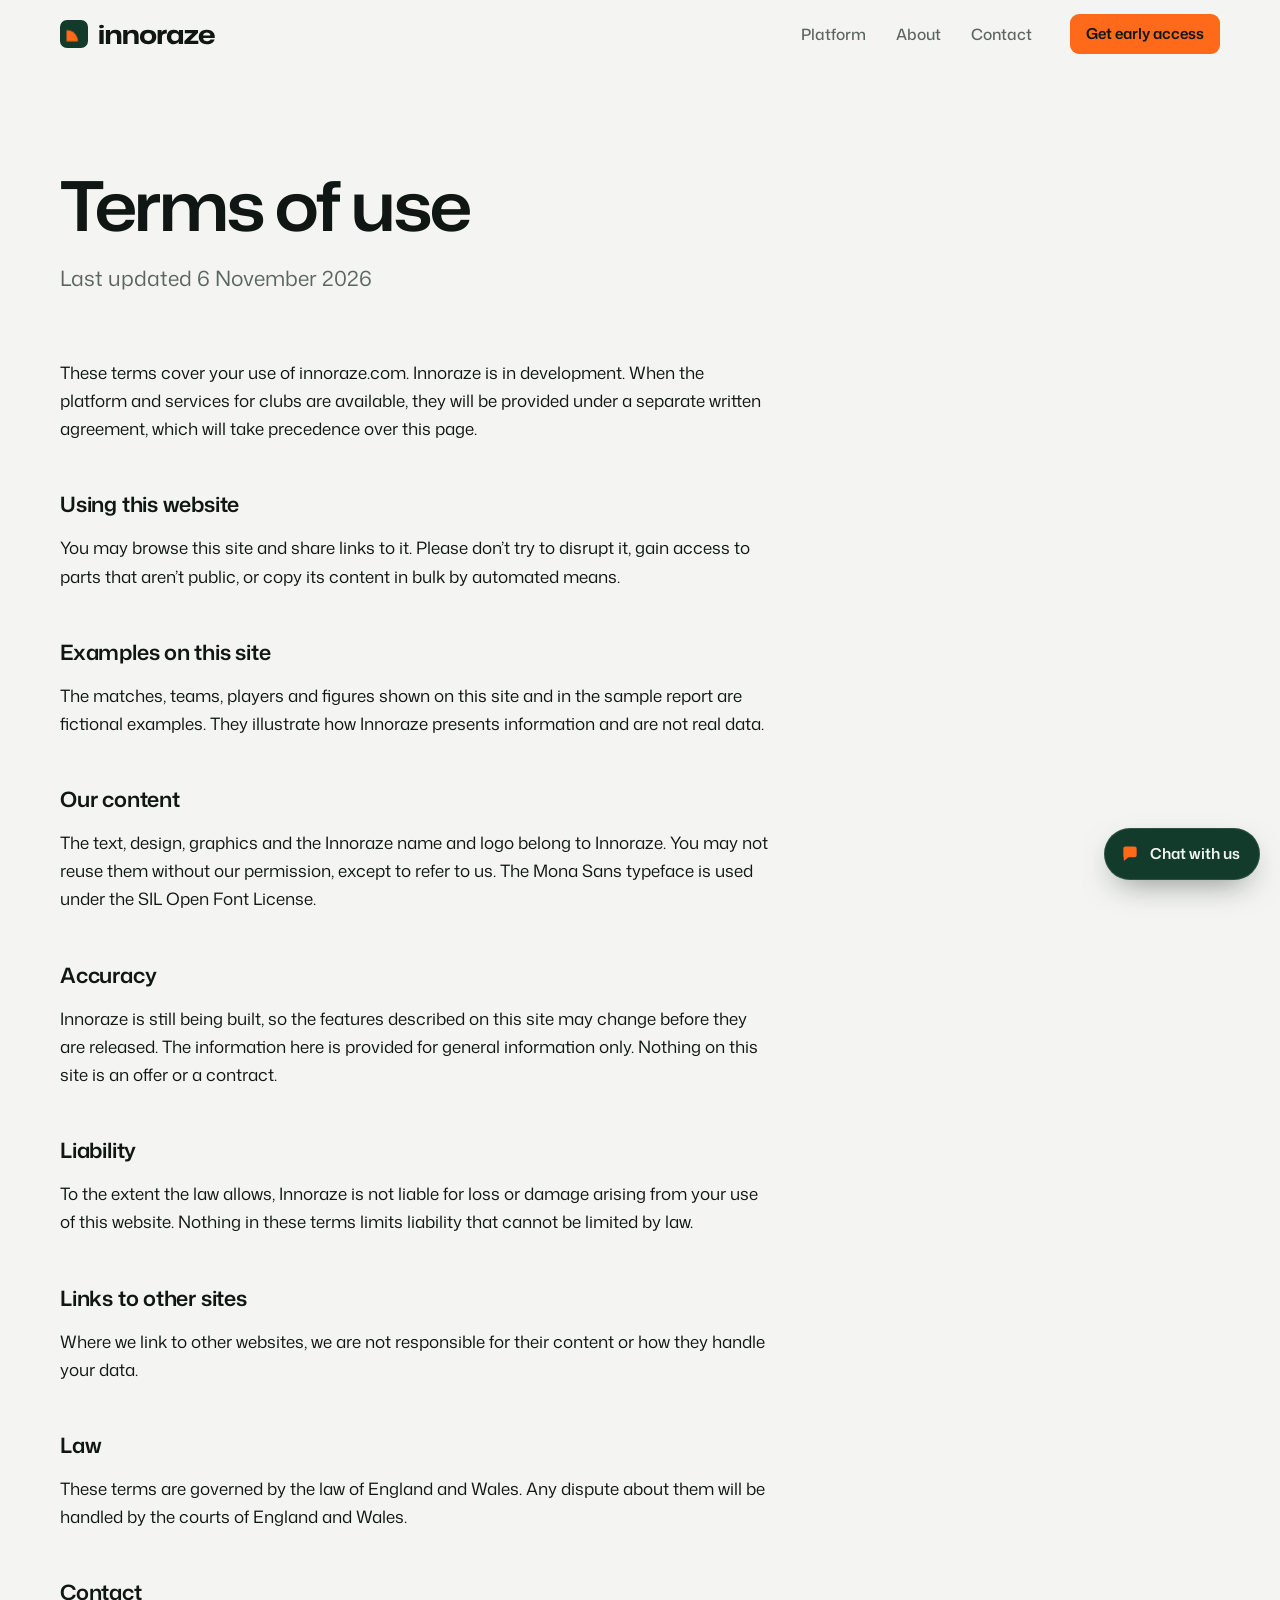
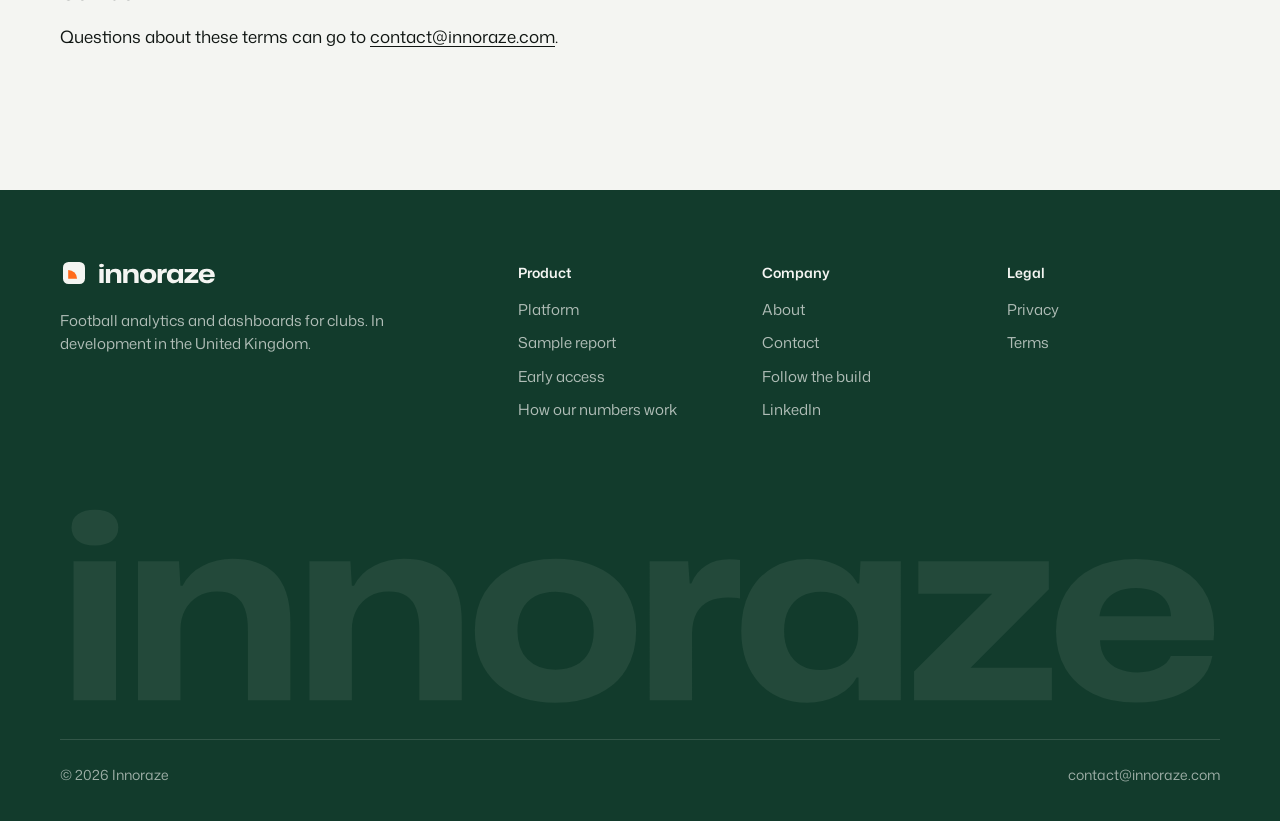
<file: terms.html>
<!doctype html>
<html lang="en-GB">
<head>
  <meta charset="utf-8">
  <meta name="viewport" content="width=device-width, initial-scale=1">
  <title>Terms of use | Innoraze</title>
  <meta name="description" content="The terms that apply to your use of innoraze.com.">
  <link rel="canonical" href="https://innoraze.com/terms">
  <meta name="theme-color" content="#f4f5f2">
  <meta property="og:type" content="website">
  <meta property="og:site_name" content="Innoraze">
  <meta property="og:url" content="https://innoraze.com/terms">
  <meta property="og:title" content="Terms of use | Innoraze">
  <meta property="og:description" content="The terms that apply to your use of innoraze.com.">
  <meta property="og:image" content="https://innoraze.com/assets/og.png?v=3">
  <meta property="og:image:width" content="1200">
  <meta property="og:image:height" content="630">
  <meta name="twitter:card" content="summary_large_image">
  <link rel="icon" href="/favicon.ico" sizes="48x48">
  <link rel="icon" href="assets/favicon.svg?v=2" type="image/svg+xml">
  <link rel="apple-touch-icon" href="assets/apple-touch-icon.png?v=2">
  <link rel="manifest" href="manifest.webmanifest?v=2">
  <link rel="preload" href="assets/fonts/mona-sans-latin.woff2" as="font" type="font/woff2" crossorigin>
  <link rel="stylesheet" href="assets/style.css?v=6">
  <script>document.documentElement.classList.add('js');try{if(!sessionStorage.getItem('iz'))document.documentElement.classList.add('first-visit');sessionStorage.setItem('iz','1')}catch(e){}</script>
  <script src="assets/config.js?v=5" defer></script>
  <script src="assets/app.js?v=6" defer></script>
  <script type="speculationrules">{"prefetch":[{"source":"document","where":{"href_matches":"/*"},"eagerness":"moderate"}]}</script>
</head>
<body>
  <a class="skip" href="#main">Skip to content</a>

  <header class="site-header" data-header>
    <div class="wrap">
      <a class="brand" href="./" aria-label="Innoraze home"><svg class="mark" viewBox="0 0 32 32" aria-hidden="true"><rect width="32" height="32" rx="8" fill="#123B2C"/><path d="M7.5 24.5V11.5a13 13 0 0 1 13 13z" fill="#FF6A1A"/></svg><svg aria-hidden="true" viewBox="0 -800 4480 840"><path fill="#101613" d="M52.22851911187172 0.0V-536.2859497070312H216.37266670912504V0.0ZM134.80059291049838 -597.5711199082434Q90.20216206088662 -597.5711199082434 67.28682670556009 -616.6426539830863Q44.371491350233555 -635.7141880579293 44.371491350233555 -666.285857282579Q44.371491350233555 -700.571793038398 69.28682060167193 -717.7861938476562Q94.20214985311031 -735.0005946569145 134.80059291049838 -735.0005946569145Q179.39902376011014 -735.0005946569145 202.31435911543667 -716.3576267790049Q225.2296944707632 -697.7146589010954 225.2296944707632 -666.285857282579Q225.2296944707632 -632.2856270931661 200.31436521932483 -614.9283735007048Q175.39903596788645 -597.5711199082434 134.80059291049838 -597.5711199082434Z M301.2285191118717 0.0V-536.2859497070312H459.6297450438142L465.315522108227 -442.02916957065463H473.5441144630313Q498.91542096436024 -492.0290265753865 552.1866367850453 -518.8717825748026Q605.4578526057303 -545.7145385742188 665.7433384470642 -545.7145385742188Q715.5146414600313 -545.7145385742188 756.4716962520033 -532.885978480801Q797.4287510439754 -520.0574183873832 827.1429844424129 -491.5431579593569Q856.8572178408504 -463.0288975313306 873.3286150228232 -415.90037929080427Q889.8000122047961 -368.77186105027795 889.8000122047961 -300.25766776129603V0.0H725.6558646075428V-270.2573486343026Q725.6558646075428 -318.5998291037977 714.1131426133215 -351.8996189683676Q702.5704206191003 -385.1994088329375 676.6278111040592 -402.4564601369202Q650.6852015890181 -419.71351144090295 607.3998168930411 -419.71351144090295Q563.8573399111629 -419.71351144090295 532.0719491112977 -400.5136518217623Q500.2865583114326 -381.3137922026217 482.8010402098298 -348.39979771338403Q465.315522108227 -315.48580322414637 465.315522108227 -273.029120747V0.0Z M963.2285191118717 0.0V-536.2859497070312H1121.6297450438142L1127.315522108227 -442.02916957065463H1135.5441144630313Q1160.9154209643602 -492.0290265753865 1214.1866367850453 -518.8717825748026Q1267.4578526057303 -545.7145385742188 1327.7433384470642 -545.7145385742188Q1377.5146414600313 -545.7145385742188 1418.4716962520033 -532.885978480801Q1459.4287510439754 -520.0574183873832 1489.1429844424129 -491.5431579593569Q1518.8572178408504 -463.0288975313306 1535.3286150228232 -415.90037929080427Q1551.800012204796 -368.77186105027795 1551.800012204796 -300.25766776129603V0.0H1387.6558646075428V-270.2573486343026Q1387.6558646075428 -318.5998291037977 1376.1131426133215 -351.8996189683676Q1364.5704206191003 -385.1994088329375 1338.6278111040592 -402.4564601369202Q1312.685201589018 -419.71351144090295 1269.3998168930411 -419.71351144090295Q1225.8573399111629 -419.71351144090295 1194.0719491112977 -400.5136518217623Q1162.2865583114326 -381.3137922026217 1144.8010402098298 -348.39979771338403Q1127.315522108227 -315.48580322414637 1127.315522108227 -273.029120747V0.0Z M1913.77117222175 9.885710798203945Q1843.5712193064392 9.885710798203945 1786.3141226619482 -8.75714198499918Q1729.0570260174572 -27.399994768202305 1687.7999145500362 -63.32857578806579Q1646.5428030826151 -99.25715680792928 1624.285676792264 -150.7286150250584Q1602.0285505019128 -202.2000732421875 1602.0285505019128 -267.71441650390625Q1602.0285505019128 -354.31443917378783 1640.6427795402706 -416.4858947750181Q1679.2570085786283 -478.65735037624836 1749.2140947598964 -512.1859444752336Q1819.1711809411645 -545.7145385742188 1913.77117222175 -545.7145385742188Q1983.9139805361629 -545.7145385742188 2041.1710771806538 -527.0716857910156Q2098.4281738251448 -508.4288330078125 2139.628140691668 -472.500251987949Q2180.828107558191 -436.5716709680855 2203.085233848542 -385.0287937708199Q2225.342360138893 -333.4859165735543 2225.342360138893 -267.7715611048043Q2225.342360138893 -182.40009940043092 2187.0424168147147 -119.78578840009868Q2148.742473490536 -57.171477399766445 2078.999673895538 -23.64288330078125Q2009.2568743005395 9.885710798203945 1913.77117222175 9.885710798203945ZM1913.714027620852 -117.45815255120397Q1960.3421247191727 -117.45815255120397 1993.2989257797599 -135.42944335751235Q2026.255726840347 -153.40073416382074 2043.7269627153873 -187.3005283884704Q2061.1981985904276 -221.20032261312008 2061.1981985904276 -267.7715611048043Q2061.1981985904276 -303.28570207953453 2051.255450438708 -331.32840227521956Q2041.3127022869885 -359.3711024709046 2022.4414725154638 -378.8995448537171Q2003.5702427439392 -398.4279872365296 1976.1276776976883 -408.7136169448495Q1948.6851126514375 -418.9992466531694 1913.77117222175 -418.9992466531694Q1867.7145019508898 -418.9992466531694 1834.7291285898536 -400.999383546412Q1801.7437552288175 -382.9995204396546 1784.2439470533282 -349.17116001807153Q1766.7441388778389 -315.3427995964885 1766.7441388778389 -267.71441650390625Q1766.7441388778389 -232.48598109558225 1776.6868870295584 -204.72899431362748Q1786.629635181278 -176.97200753167272 1805.5294372532517 -157.50070974975824Q1824.4292393252254 -138.02941196784377 1851.6860970612615 -127.74378225952387Q1878.9429547972977 -117.45815255120397 1913.714027620852 -117.45815255120397Z M2277.2285191118717 0.0V-536.2859497070312H2425.9439854174852L2432.0868687182665 -450.7147373743355H2438.2297677136958Q2455.372635319829 -495.1718994155526 2493.6440124474466 -519.5146379750222Q2531.915389575064 -543.8573765344918 2584.372436519712 -543.8573765344918Q2596.9152047261596 -543.8573765344918 2607.2865565679967 -543.3716823030263Q2617.657908409834 -542.8859880715609 2626.3721888922155 -541.5717337466776V-392.57052002102137Q2616.343668036163 -394.68476213887334 2604.372294396162 -395.6276027150452Q2592.400920756161 -396.5704432912171 2580.6581106968224 -396.5704432912171Q2536.943729069084 -396.5704432912171 2506.2295035179704 -382.0704816561192Q2475.515277966857 -367.57052002102137 2459.0153834708035 -337.35631539672613Q2442.51548897475 -307.1421107724309 2441.086961142719 -259.5708007849753V0.0Z M2885.428041294217 9.657149832695723Q2828.4853079654276 9.657149832695723 2781.6355061970003 -9.61885891721215Q2734.785704428573 -28.89486766712002 2701.078529878641 -65.24742947385278Q2667.371355328709 -101.59999128058553 2649.1856785360724 -152.7509566217152Q2631.000001743436 -203.90192196284485 2631.000001743436 -267.7144008092582Q2631.000001743436 -353.673092757026 2662.899934604764 -415.8652398775566Q2694.799867466092 -478.05738699808717 2752.2598637312 -511.45738874189556Q2809.7198599963076 -544.857390485704 2885.253636372527 -544.857390485704Q2934.9992396757007 -544.857390485704 2972.999078368768 -533.0002894811332Q3010.9989170618355 -521.1431884765625 3038.0130911692977 -500.0289777480066Q3065.02726527676 -478.91476701945066 3079.627195958048 -450.42914167046547H3086.5129673555493L3091.5574564623334 -536.2859497070312H3247.4571010023355V0.0H3084.7701956629753L3083.6558332182467 -87.34241420403123H3076.8483214961448Q3053.513024903834 -42.99975062906742 3001.856113979593 -16.67130039818585Q2950.199203055352 9.657149832695723 2885.428041294217 9.657149832695723ZM2937.5143467485905 -116.20100969448686Q2983.4207096417485 -116.20100969448686 3016.0805443332188 -134.61037989892066Q3048.740379024689 -153.01975010335445 3065.7409528011553 -184.1623962391168Q3082.7415265776217 -215.30504237487912 3082.7415265776217 -253.28579973429441V-284.4857561402023Q3082.7415265776217 -322.771323941648 3065.598085195022 -353.12827323004603Q3048.4546438124225 -383.48522251844406 3015.866242924019 -401.2707990389317Q2983.2778420356153 -419.0563755594194 2938.2286847792566 -419.0563755594194Q2895.263665848835 -419.0563755594194 2863.6113829748197 -401.4850420281291Q2831.9591001008043 -383.9137084968388 2814.265926129947 -350.05676095187664Q2796.572752159089 -316.1998134069145 2796.572752159089 -267.7144008092582Q2796.572752159089 -220.40038888156414 2813.715421836823 -186.21487426757812Q2830.8580915145576 -152.0293596535921 2862.4406607463957 -134.11518467403948Q2894.0232299782338 -116.20100969448686 2937.5143467485905 -116.20100969448686Z M3298.371568080038 0.0V-110.572345841676L3600.1410941034555 -410.99920131266117H3314.8287510462105V-536.2859497070312H3819.1427019387484V-428.7136352546513L3516.744588792324 -125.28674839437008H3830.828384835273V0.0Z M4154.932779947917 9.400004069010416Q4058.266316731771 9.400004069010416 3989.2998046875 -24.866658528645836Q3920.333292643229 -59.133321126302086 3883.4667154947915 -120.8333231608073Q3846.600138346354 -182.5333251953125 3846.600138346354 -264.8666585286458Q3846.600138346354 -352.5999755859375 3884.633371988932 -415.23331705729163Q3922.6666056315103 -477.8666585286458 3992.0997619628906 -511.5Q4061.532918294271 -545.1333414713541 4155.199361165364 -545.1333414713541Q4260.132486979167 -545.1333414713541 4330.132314046225 -505.79999796549475Q4400.132141113281 -466.46665445963544 4432.365376790365 -395.93332926432294Q4464.598612467448 -325.40000406901044 4455.198628743489 -230.86673990885416H4016.7997436523438Q4017.8663940429688 -190.60001627604166 4035.999674479167 -163.0999755859375Q4054.1329549153647 -135.59993489583331 4086.6995340983076 -121.36658732096353Q4119.26611328125 -107.13323974609374 4162.132670084636 -107.13323974609374Q4209.799255371094 -107.13323974609374 4244.965779622396 -124.66656494140625Q4280.132303873698 -142.19989013671875 4289.932291666667 -170.19989013671875H4450.531962076823Q4440.731994628906 -113.99993896484375 4400.432108561197 -73.76663208007812Q4360.132222493489 -33.5333251953125 4296.999064127604 -12.066660563151043Q4233.865905761719 9.400004069010416 4154.932779947917 9.400004069010416ZM4013.1331380208335 -312.73333740234375 4005.999715169271 -323.6000569661458H4299.999003092448L4291.132263183594 -313.26666259765625Q4291.198954264323 -352.26670328776044 4275.0656636556 -378.9667053222656Q4258.932373046875 -405.6667073567708 4228.5324605306 -419.3333740234375Q4198.132548014323 -433.0000406901042 4155.199361165364 -433.0000406901042Q4112.5994873046875 -433.0000406901042 4081.399576822917 -418.5000406901042Q4050.199666341146 -404.0000406901042 4032.8997192382812 -377.0333658854167Q4015.5997721354165 -350.0666910807292 4013.1331380208335 -312.73333740234375Z"/></svg></a>
      <button class="nav-toggle" type="button" aria-expanded="false" aria-controls="site-nav" data-nav-toggle><span></span><span class="sr-only">Menu</span></button>
      <nav class="nav" id="site-nav" aria-label="Main">
        <a href="platform">Platform</a><a href="about">About</a><a href="contact">Contact</a>
        <a class="btn btn--small" href="contact?topic=access">Get early access</a>
      </nav>
    </div>
  </header>

  <main id="main">
    <section class="page-hero page-hero--tight" aria-labelledby="page-title">
      <div class="wrap">
        <h1 class="display display--page" id="page-title">Terms of use</h1>
        <p class="lede">Last updated 6 November 2026</p>
      </div>
    </section>

    <section class="section section--flush-top">
      <div class="wrap legal">
        <div class="prose">
          <p>These terms cover your use of innoraze.com. Innoraze is in development. When the platform and services for clubs are available, they will be provided under a separate written agreement, which will take precedence over this page.</p>

          <h2>Using this website</h2>
          <p>You may browse this site and share links to it. Please don’t try to disrupt it, gain access to parts that aren’t public, or copy its content in bulk by automated means.</p>

          <h2>Examples on this site</h2>
          <p>The matches, teams, players and figures shown on this site and in the sample report are fictional examples. They illustrate how Innoraze presents information and are not real data.</p>

          <h2>Our content</h2>
          <p>The text, design, graphics and the Innoraze name and logo belong to Innoraze. You may not reuse them without our permission, except to refer to us. The Mona Sans typeface is used under the SIL Open Font License.</p>

          <h2>Accuracy</h2>
          <p>Innoraze is still being built, so the features described on this site may change before they are released. The information here is provided for general information only. Nothing on this site is an offer or a contract.</p>

          <h2>Liability</h2>
          <p>To the extent the law allows, Innoraze is not liable for loss or damage arising from your use of this website. Nothing in these terms limits liability that cannot be limited by law.</p>

          <h2>Links to other sites</h2>
          <p>Where we link to other websites, we are not responsible for their content or how they handle your data.</p>

          <h2>Law</h2>
          <p>These terms are governed by the law of England and Wales. Any dispute about them will be handled by the courts of England and Wales.</p>

          <h2>Contact</h2>
          <p>Questions about these terms can go to <a href="mailto:contact@innoraze.com">contact@innoraze.com</a>.</p>
        </div>
      </div>
    </section>
  </main>

  <footer class="site-footer dark">
    <div class="wrap">
      <div class="footer-top">
        <div>
          <a class="brand" href="./" aria-label="Innoraze home"><svg class="mark" viewBox="0 0 32 32" aria-hidden="true"><rect width="32" height="32" rx="8" fill="#F4F5F2"/><path d="M7.5 24.5V11.5a13 13 0 0 1 13 13z" fill="#FF6A1A"/></svg><svg aria-hidden="true" viewBox="0 -800 4480 840"><path fill="#F4F5F2" d="M52.22851911187172 0.0V-536.2859497070312H216.37266670912504V0.0ZM134.80059291049838 -597.5711199082434Q90.20216206088662 -597.5711199082434 67.28682670556009 -616.6426539830863Q44.371491350233555 -635.7141880579293 44.371491350233555 -666.285857282579Q44.371491350233555 -700.571793038398 69.28682060167193 -717.7861938476562Q94.20214985311031 -735.0005946569145 134.80059291049838 -735.0005946569145Q179.39902376011014 -735.0005946569145 202.31435911543667 -716.3576267790049Q225.2296944707632 -697.7146589010954 225.2296944707632 -666.285857282579Q225.2296944707632 -632.2856270931661 200.31436521932483 -614.9283735007048Q175.39903596788645 -597.5711199082434 134.80059291049838 -597.5711199082434Z M301.2285191118717 0.0V-536.2859497070312H459.6297450438142L465.315522108227 -442.02916957065463H473.5441144630313Q498.91542096436024 -492.0290265753865 552.1866367850453 -518.8717825748026Q605.4578526057303 -545.7145385742188 665.7433384470642 -545.7145385742188Q715.5146414600313 -545.7145385742188 756.4716962520033 -532.885978480801Q797.4287510439754 -520.0574183873832 827.1429844424129 -491.5431579593569Q856.8572178408504 -463.0288975313306 873.3286150228232 -415.90037929080427Q889.8000122047961 -368.77186105027795 889.8000122047961 -300.25766776129603V0.0H725.6558646075428V-270.2573486343026Q725.6558646075428 -318.5998291037977 714.1131426133215 -351.8996189683676Q702.5704206191003 -385.1994088329375 676.6278111040592 -402.4564601369202Q650.6852015890181 -419.71351144090295 607.3998168930411 -419.71351144090295Q563.8573399111629 -419.71351144090295 532.0719491112977 -400.5136518217623Q500.2865583114326 -381.3137922026217 482.8010402098298 -348.39979771338403Q465.315522108227 -315.48580322414637 465.315522108227 -273.029120747V0.0Z M963.2285191118717 0.0V-536.2859497070312H1121.6297450438142L1127.315522108227 -442.02916957065463H1135.5441144630313Q1160.9154209643602 -492.0290265753865 1214.1866367850453 -518.8717825748026Q1267.4578526057303 -545.7145385742188 1327.7433384470642 -545.7145385742188Q1377.5146414600313 -545.7145385742188 1418.4716962520033 -532.885978480801Q1459.4287510439754 -520.0574183873832 1489.1429844424129 -491.5431579593569Q1518.8572178408504 -463.0288975313306 1535.3286150228232 -415.90037929080427Q1551.800012204796 -368.77186105027795 1551.800012204796 -300.25766776129603V0.0H1387.6558646075428V-270.2573486343026Q1387.6558646075428 -318.5998291037977 1376.1131426133215 -351.8996189683676Q1364.5704206191003 -385.1994088329375 1338.6278111040592 -402.4564601369202Q1312.685201589018 -419.71351144090295 1269.3998168930411 -419.71351144090295Q1225.8573399111629 -419.71351144090295 1194.0719491112977 -400.5136518217623Q1162.2865583114326 -381.3137922026217 1144.8010402098298 -348.39979771338403Q1127.315522108227 -315.48580322414637 1127.315522108227 -273.029120747V0.0Z M1913.77117222175 9.885710798203945Q1843.5712193064392 9.885710798203945 1786.3141226619482 -8.75714198499918Q1729.0570260174572 -27.399994768202305 1687.7999145500362 -63.32857578806579Q1646.5428030826151 -99.25715680792928 1624.285676792264 -150.7286150250584Q1602.0285505019128 -202.2000732421875 1602.0285505019128 -267.71441650390625Q1602.0285505019128 -354.31443917378783 1640.6427795402706 -416.4858947750181Q1679.2570085786283 -478.65735037624836 1749.2140947598964 -512.1859444752336Q1819.1711809411645 -545.7145385742188 1913.77117222175 -545.7145385742188Q1983.9139805361629 -545.7145385742188 2041.1710771806538 -527.0716857910156Q2098.4281738251448 -508.4288330078125 2139.628140691668 -472.500251987949Q2180.828107558191 -436.5716709680855 2203.085233848542 -385.0287937708199Q2225.342360138893 -333.4859165735543 2225.342360138893 -267.7715611048043Q2225.342360138893 -182.40009940043092 2187.0424168147147 -119.78578840009868Q2148.742473490536 -57.171477399766445 2078.999673895538 -23.64288330078125Q2009.2568743005395 9.885710798203945 1913.77117222175 9.885710798203945ZM1913.714027620852 -117.45815255120397Q1960.3421247191727 -117.45815255120397 1993.2989257797599 -135.42944335751235Q2026.255726840347 -153.40073416382074 2043.7269627153873 -187.3005283884704Q2061.1981985904276 -221.20032261312008 2061.1981985904276 -267.7715611048043Q2061.1981985904276 -303.28570207953453 2051.255450438708 -331.32840227521956Q2041.3127022869885 -359.3711024709046 2022.4414725154638 -378.8995448537171Q2003.5702427439392 -398.4279872365296 1976.1276776976883 -408.7136169448495Q1948.6851126514375 -418.9992466531694 1913.77117222175 -418.9992466531694Q1867.7145019508898 -418.9992466531694 1834.7291285898536 -400.999383546412Q1801.7437552288175 -382.9995204396546 1784.2439470533282 -349.17116001807153Q1766.7441388778389 -315.3427995964885 1766.7441388778389 -267.71441650390625Q1766.7441388778389 -232.48598109558225 1776.6868870295584 -204.72899431362748Q1786.629635181278 -176.97200753167272 1805.5294372532517 -157.50070974975824Q1824.4292393252254 -138.02941196784377 1851.6860970612615 -127.74378225952387Q1878.9429547972977 -117.45815255120397 1913.714027620852 -117.45815255120397Z M2277.2285191118717 0.0V-536.2859497070312H2425.9439854174852L2432.0868687182665 -450.7147373743355H2438.2297677136958Q2455.372635319829 -495.1718994155526 2493.6440124474466 -519.5146379750222Q2531.915389575064 -543.8573765344918 2584.372436519712 -543.8573765344918Q2596.9152047261596 -543.8573765344918 2607.2865565679967 -543.3716823030263Q2617.657908409834 -542.8859880715609 2626.3721888922155 -541.5717337466776V-392.57052002102137Q2616.343668036163 -394.68476213887334 2604.372294396162 -395.6276027150452Q2592.400920756161 -396.5704432912171 2580.6581106968224 -396.5704432912171Q2536.943729069084 -396.5704432912171 2506.2295035179704 -382.0704816561192Q2475.515277966857 -367.57052002102137 2459.0153834708035 -337.35631539672613Q2442.51548897475 -307.1421107724309 2441.086961142719 -259.5708007849753V0.0Z M2885.428041294217 9.657149832695723Q2828.4853079654276 9.657149832695723 2781.6355061970003 -9.61885891721215Q2734.785704428573 -28.89486766712002 2701.078529878641 -65.24742947385278Q2667.371355328709 -101.59999128058553 2649.1856785360724 -152.7509566217152Q2631.000001743436 -203.90192196284485 2631.000001743436 -267.7144008092582Q2631.000001743436 -353.673092757026 2662.899934604764 -415.8652398775566Q2694.799867466092 -478.05738699808717 2752.2598637312 -511.45738874189556Q2809.7198599963076 -544.857390485704 2885.253636372527 -544.857390485704Q2934.9992396757007 -544.857390485704 2972.999078368768 -533.0002894811332Q3010.9989170618355 -521.1431884765625 3038.0130911692977 -500.0289777480066Q3065.02726527676 -478.91476701945066 3079.627195958048 -450.42914167046547H3086.5129673555493L3091.5574564623334 -536.2859497070312H3247.4571010023355V0.0H3084.7701956629753L3083.6558332182467 -87.34241420403123H3076.8483214961448Q3053.513024903834 -42.99975062906742 3001.856113979593 -16.67130039818585Q2950.199203055352 9.657149832695723 2885.428041294217 9.657149832695723ZM2937.5143467485905 -116.20100969448686Q2983.4207096417485 -116.20100969448686 3016.0805443332188 -134.61037989892066Q3048.740379024689 -153.01975010335445 3065.7409528011553 -184.1623962391168Q3082.7415265776217 -215.30504237487912 3082.7415265776217 -253.28579973429441V-284.4857561402023Q3082.7415265776217 -322.771323941648 3065.598085195022 -353.12827323004603Q3048.4546438124225 -383.48522251844406 3015.866242924019 -401.2707990389317Q2983.2778420356153 -419.0563755594194 2938.2286847792566 -419.0563755594194Q2895.263665848835 -419.0563755594194 2863.6113829748197 -401.4850420281291Q2831.9591001008043 -383.9137084968388 2814.265926129947 -350.05676095187664Q2796.572752159089 -316.1998134069145 2796.572752159089 -267.7144008092582Q2796.572752159089 -220.40038888156414 2813.715421836823 -186.21487426757812Q2830.8580915145576 -152.0293596535921 2862.4406607463957 -134.11518467403948Q2894.0232299782338 -116.20100969448686 2937.5143467485905 -116.20100969448686Z M3298.371568080038 0.0V-110.572345841676L3600.1410941034555 -410.99920131266117H3314.8287510462105V-536.2859497070312H3819.1427019387484V-428.7136352546513L3516.744588792324 -125.28674839437008H3830.828384835273V0.0Z M4154.932779947917 9.400004069010416Q4058.266316731771 9.400004069010416 3989.2998046875 -24.866658528645836Q3920.333292643229 -59.133321126302086 3883.4667154947915 -120.8333231608073Q3846.600138346354 -182.5333251953125 3846.600138346354 -264.8666585286458Q3846.600138346354 -352.5999755859375 3884.633371988932 -415.23331705729163Q3922.6666056315103 -477.8666585286458 3992.0997619628906 -511.5Q4061.532918294271 -545.1333414713541 4155.199361165364 -545.1333414713541Q4260.132486979167 -545.1333414713541 4330.132314046225 -505.79999796549475Q4400.132141113281 -466.46665445963544 4432.365376790365 -395.93332926432294Q4464.598612467448 -325.40000406901044 4455.198628743489 -230.86673990885416H4016.7997436523438Q4017.8663940429688 -190.60001627604166 4035.999674479167 -163.0999755859375Q4054.1329549153647 -135.59993489583331 4086.6995340983076 -121.36658732096353Q4119.26611328125 -107.13323974609374 4162.132670084636 -107.13323974609374Q4209.799255371094 -107.13323974609374 4244.965779622396 -124.66656494140625Q4280.132303873698 -142.19989013671875 4289.932291666667 -170.19989013671875H4450.531962076823Q4440.731994628906 -113.99993896484375 4400.432108561197 -73.76663208007812Q4360.132222493489 -33.5333251953125 4296.999064127604 -12.066660563151043Q4233.865905761719 9.400004069010416 4154.932779947917 9.400004069010416ZM4013.1331380208335 -312.73333740234375 4005.999715169271 -323.6000569661458H4299.999003092448L4291.132263183594 -313.26666259765625Q4291.198954264323 -352.26670328776044 4275.0656636556 -378.9667053222656Q4258.932373046875 -405.6667073567708 4228.5324605306 -419.3333740234375Q4198.132548014323 -433.0000406901042 4155.199361165364 -433.0000406901042Q4112.5994873046875 -433.0000406901042 4081.399576822917 -418.5000406901042Q4050.199666341146 -404.0000406901042 4032.8997192382812 -377.0333658854167Q4015.5997721354165 -350.0666910807292 4013.1331380208335 -312.73333740234375Z"/></svg></a>
          <p>Football analytics and dashboards for clubs. In development in the United Kingdom.</p>
        </div>
        <div>
          <h2>Product</h2>
          <ul><li><a href="platform">Platform</a></li><li><a href="sample-report">Sample report</a></li><li><a href="platform#early-access">Early access</a></li><li><a href="methodology">How our numbers work</a></li></ul>
        </div>
        <div>
          <h2>Company</h2>
          <ul><li><a href="about">About</a></li><li><a href="contact">Contact</a></li><li><a href="about#build">Follow the build</a></li><li><a href="https://www.linkedin.com/company/innoraze/" rel="noopener">LinkedIn</a></li></ul>
        </div>
        <div>
          <h2>Legal</h2>
          <ul><li><a href="privacy">Privacy</a></li><li><a href="terms">Terms</a></li></ul>
        </div>
      </div>
      <div class="footer-mark" aria-hidden="true"><svg aria-hidden="true" viewBox="0 -800 4480 840"><path fill="currentColor" d="M52.22851911187172 0.0V-536.2859497070312H216.37266670912504V0.0ZM134.80059291049838 -597.5711199082434Q90.20216206088662 -597.5711199082434 67.28682670556009 -616.6426539830863Q44.371491350233555 -635.7141880579293 44.371491350233555 -666.285857282579Q44.371491350233555 -700.571793038398 69.28682060167193 -717.7861938476562Q94.20214985311031 -735.0005946569145 134.80059291049838 -735.0005946569145Q179.39902376011014 -735.0005946569145 202.31435911543667 -716.3576267790049Q225.2296944707632 -697.7146589010954 225.2296944707632 -666.285857282579Q225.2296944707632 -632.2856270931661 200.31436521932483 -614.9283735007048Q175.39903596788645 -597.5711199082434 134.80059291049838 -597.5711199082434Z M301.2285191118717 0.0V-536.2859497070312H459.6297450438142L465.315522108227 -442.02916957065463H473.5441144630313Q498.91542096436024 -492.0290265753865 552.1866367850453 -518.8717825748026Q605.4578526057303 -545.7145385742188 665.7433384470642 -545.7145385742188Q715.5146414600313 -545.7145385742188 756.4716962520033 -532.885978480801Q797.4287510439754 -520.0574183873832 827.1429844424129 -491.5431579593569Q856.8572178408504 -463.0288975313306 873.3286150228232 -415.90037929080427Q889.8000122047961 -368.77186105027795 889.8000122047961 -300.25766776129603V0.0H725.6558646075428V-270.2573486343026Q725.6558646075428 -318.5998291037977 714.1131426133215 -351.8996189683676Q702.5704206191003 -385.1994088329375 676.6278111040592 -402.4564601369202Q650.6852015890181 -419.71351144090295 607.3998168930411 -419.71351144090295Q563.8573399111629 -419.71351144090295 532.0719491112977 -400.5136518217623Q500.2865583114326 -381.3137922026217 482.8010402098298 -348.39979771338403Q465.315522108227 -315.48580322414637 465.315522108227 -273.029120747V0.0Z M963.2285191118717 0.0V-536.2859497070312H1121.6297450438142L1127.315522108227 -442.02916957065463H1135.5441144630313Q1160.9154209643602 -492.0290265753865 1214.1866367850453 -518.8717825748026Q1267.4578526057303 -545.7145385742188 1327.7433384470642 -545.7145385742188Q1377.5146414600313 -545.7145385742188 1418.4716962520033 -532.885978480801Q1459.4287510439754 -520.0574183873832 1489.1429844424129 -491.5431579593569Q1518.8572178408504 -463.0288975313306 1535.3286150228232 -415.90037929080427Q1551.800012204796 -368.77186105027795 1551.800012204796 -300.25766776129603V0.0H1387.6558646075428V-270.2573486343026Q1387.6558646075428 -318.5998291037977 1376.1131426133215 -351.8996189683676Q1364.5704206191003 -385.1994088329375 1338.6278111040592 -402.4564601369202Q1312.685201589018 -419.71351144090295 1269.3998168930411 -419.71351144090295Q1225.8573399111629 -419.71351144090295 1194.0719491112977 -400.5136518217623Q1162.2865583114326 -381.3137922026217 1144.8010402098298 -348.39979771338403Q1127.315522108227 -315.48580322414637 1127.315522108227 -273.029120747V0.0Z M1913.77117222175 9.885710798203945Q1843.5712193064392 9.885710798203945 1786.3141226619482 -8.75714198499918Q1729.0570260174572 -27.399994768202305 1687.7999145500362 -63.32857578806579Q1646.5428030826151 -99.25715680792928 1624.285676792264 -150.7286150250584Q1602.0285505019128 -202.2000732421875 1602.0285505019128 -267.71441650390625Q1602.0285505019128 -354.31443917378783 1640.6427795402706 -416.4858947750181Q1679.2570085786283 -478.65735037624836 1749.2140947598964 -512.1859444752336Q1819.1711809411645 -545.7145385742188 1913.77117222175 -545.7145385742188Q1983.9139805361629 -545.7145385742188 2041.1710771806538 -527.0716857910156Q2098.4281738251448 -508.4288330078125 2139.628140691668 -472.500251987949Q2180.828107558191 -436.5716709680855 2203.085233848542 -385.0287937708199Q2225.342360138893 -333.4859165735543 2225.342360138893 -267.7715611048043Q2225.342360138893 -182.40009940043092 2187.0424168147147 -119.78578840009868Q2148.742473490536 -57.171477399766445 2078.999673895538 -23.64288330078125Q2009.2568743005395 9.885710798203945 1913.77117222175 9.885710798203945ZM1913.714027620852 -117.45815255120397Q1960.3421247191727 -117.45815255120397 1993.2989257797599 -135.42944335751235Q2026.255726840347 -153.40073416382074 2043.7269627153873 -187.3005283884704Q2061.1981985904276 -221.20032261312008 2061.1981985904276 -267.7715611048043Q2061.1981985904276 -303.28570207953453 2051.255450438708 -331.32840227521956Q2041.3127022869885 -359.3711024709046 2022.4414725154638 -378.8995448537171Q2003.5702427439392 -398.4279872365296 1976.1276776976883 -408.7136169448495Q1948.6851126514375 -418.9992466531694 1913.77117222175 -418.9992466531694Q1867.7145019508898 -418.9992466531694 1834.7291285898536 -400.999383546412Q1801.7437552288175 -382.9995204396546 1784.2439470533282 -349.17116001807153Q1766.7441388778389 -315.3427995964885 1766.7441388778389 -267.71441650390625Q1766.7441388778389 -232.48598109558225 1776.6868870295584 -204.72899431362748Q1786.629635181278 -176.97200753167272 1805.5294372532517 -157.50070974975824Q1824.4292393252254 -138.02941196784377 1851.6860970612615 -127.74378225952387Q1878.9429547972977 -117.45815255120397 1913.714027620852 -117.45815255120397Z M2277.2285191118717 0.0V-536.2859497070312H2425.9439854174852L2432.0868687182665 -450.7147373743355H2438.2297677136958Q2455.372635319829 -495.1718994155526 2493.6440124474466 -519.5146379750222Q2531.915389575064 -543.8573765344918 2584.372436519712 -543.8573765344918Q2596.9152047261596 -543.8573765344918 2607.2865565679967 -543.3716823030263Q2617.657908409834 -542.8859880715609 2626.3721888922155 -541.5717337466776V-392.57052002102137Q2616.343668036163 -394.68476213887334 2604.372294396162 -395.6276027150452Q2592.400920756161 -396.5704432912171 2580.6581106968224 -396.5704432912171Q2536.943729069084 -396.5704432912171 2506.2295035179704 -382.0704816561192Q2475.515277966857 -367.57052002102137 2459.0153834708035 -337.35631539672613Q2442.51548897475 -307.1421107724309 2441.086961142719 -259.5708007849753V0.0Z M2885.428041294217 9.657149832695723Q2828.4853079654276 9.657149832695723 2781.6355061970003 -9.61885891721215Q2734.785704428573 -28.89486766712002 2701.078529878641 -65.24742947385278Q2667.371355328709 -101.59999128058553 2649.1856785360724 -152.7509566217152Q2631.000001743436 -203.90192196284485 2631.000001743436 -267.7144008092582Q2631.000001743436 -353.673092757026 2662.899934604764 -415.8652398775566Q2694.799867466092 -478.05738699808717 2752.2598637312 -511.45738874189556Q2809.7198599963076 -544.857390485704 2885.253636372527 -544.857390485704Q2934.9992396757007 -544.857390485704 2972.999078368768 -533.0002894811332Q3010.9989170618355 -521.1431884765625 3038.0130911692977 -500.0289777480066Q3065.02726527676 -478.91476701945066 3079.627195958048 -450.42914167046547H3086.5129673555493L3091.5574564623334 -536.2859497070312H3247.4571010023355V0.0H3084.7701956629753L3083.6558332182467 -87.34241420403123H3076.8483214961448Q3053.513024903834 -42.99975062906742 3001.856113979593 -16.67130039818585Q2950.199203055352 9.657149832695723 2885.428041294217 9.657149832695723ZM2937.5143467485905 -116.20100969448686Q2983.4207096417485 -116.20100969448686 3016.0805443332188 -134.61037989892066Q3048.740379024689 -153.01975010335445 3065.7409528011553 -184.1623962391168Q3082.7415265776217 -215.30504237487912 3082.7415265776217 -253.28579973429441V-284.4857561402023Q3082.7415265776217 -322.771323941648 3065.598085195022 -353.12827323004603Q3048.4546438124225 -383.48522251844406 3015.866242924019 -401.2707990389317Q2983.2778420356153 -419.0563755594194 2938.2286847792566 -419.0563755594194Q2895.263665848835 -419.0563755594194 2863.6113829748197 -401.4850420281291Q2831.9591001008043 -383.9137084968388 2814.265926129947 -350.05676095187664Q2796.572752159089 -316.1998134069145 2796.572752159089 -267.7144008092582Q2796.572752159089 -220.40038888156414 2813.715421836823 -186.21487426757812Q2830.8580915145576 -152.0293596535921 2862.4406607463957 -134.11518467403948Q2894.0232299782338 -116.20100969448686 2937.5143467485905 -116.20100969448686Z M3298.371568080038 0.0V-110.572345841676L3600.1410941034555 -410.99920131266117H3314.8287510462105V-536.2859497070312H3819.1427019387484V-428.7136352546513L3516.744588792324 -125.28674839437008H3830.828384835273V0.0Z M4154.932779947917 9.400004069010416Q4058.266316731771 9.400004069010416 3989.2998046875 -24.866658528645836Q3920.333292643229 -59.133321126302086 3883.4667154947915 -120.8333231608073Q3846.600138346354 -182.5333251953125 3846.600138346354 -264.8666585286458Q3846.600138346354 -352.5999755859375 3884.633371988932 -415.23331705729163Q3922.6666056315103 -477.8666585286458 3992.0997619628906 -511.5Q4061.532918294271 -545.1333414713541 4155.199361165364 -545.1333414713541Q4260.132486979167 -545.1333414713541 4330.132314046225 -505.79999796549475Q4400.132141113281 -466.46665445963544 4432.365376790365 -395.93332926432294Q4464.598612467448 -325.40000406901044 4455.198628743489 -230.86673990885416H4016.7997436523438Q4017.8663940429688 -190.60001627604166 4035.999674479167 -163.0999755859375Q4054.1329549153647 -135.59993489583331 4086.6995340983076 -121.36658732096353Q4119.26611328125 -107.13323974609374 4162.132670084636 -107.13323974609374Q4209.799255371094 -107.13323974609374 4244.965779622396 -124.66656494140625Q4280.132303873698 -142.19989013671875 4289.932291666667 -170.19989013671875H4450.531962076823Q4440.731994628906 -113.99993896484375 4400.432108561197 -73.76663208007812Q4360.132222493489 -33.5333251953125 4296.999064127604 -12.066660563151043Q4233.865905761719 9.400004069010416 4154.932779947917 9.400004069010416ZM4013.1331380208335 -312.73333740234375 4005.999715169271 -323.6000569661458H4299.999003092448L4291.132263183594 -313.26666259765625Q4291.198954264323 -352.26670328776044 4275.0656636556 -378.9667053222656Q4258.932373046875 -405.6667073567708 4228.5324605306 -419.3333740234375Q4198.132548014323 -433.0000406901042 4155.199361165364 -433.0000406901042Q4112.5994873046875 -433.0000406901042 4081.399576822917 -418.5000406901042Q4050.199666341146 -404.0000406901042 4032.8997192382812 -377.0333658854167Q4015.5997721354165 -350.0666910807292 4013.1331380208335 -312.73333740234375Z"/></svg></div>
      <div class="footer-bottom">
        <span>&copy; 2026 Innoraze</span>
        <a href="mailto:contact@innoraze.com">contact@innoraze.com</a>
      </div>
    </div>
  </footer>
  <button class="chat-launch" type="button" data-chat hidden aria-label="Chat with us"><svg viewBox="0 0 24 24" aria-hidden="true"><path d="M4 5.5A2.5 2.5 0 0 1 6.5 3h11A2.5 2.5 0 0 1 20 5.5v8a2.5 2.5 0 0 1-2.5 2.5H10l-4.2 3.6c-.5.4-1.3.1-1.3-.6V16A2.5 2.5 0 0 1 4 13.5z" fill="currentColor"/></svg><span class="chat-launch__text">Chat with us</span><i class="chat-launch__badge" hidden></i></button>
</body>
</html>
</file>
<file: assets/style.css>
/* Innoraze */

@font-face {
  font-family: "Mona Sans";
  src: url("fonts/mona-sans-latin.woff2") format("woff2");
  font-weight: 200 900;
  font-stretch: 75% 125%;
  font-display: swap;
  unicode-range: U+0000-00FF, U+0131, U+0152-0153, U+02BB-02BC, U+02C6, U+02DA, U+02DC, U+0304, U+0308, U+0329, U+2000-206F, U+20AC, U+2122, U+2191, U+2193, U+2212, U+2215, U+FEFF, U+FFFD;
}
@font-face {
  font-family: "Mona Sans";
  src: url("fonts/mona-sans-latin-ext.woff2") format("woff2");
  font-weight: 200 900;
  font-stretch: 75% 125%;
  font-display: swap;
  unicode-range: U+0100-02BA, U+02BD-02C5, U+02C7-02CC, U+02CE-02D7, U+02DD-02FF, U+1D00-1DBF, U+1E00-1E9F, U+1EF2-1EFF, U+2020, U+20A0-20AB, U+20AD-20C0, U+2113, U+2C60-2C7F, U+A720-A7FF;
}

:root {
  --chalk: #f4f5f2;
  --ink: #101613;
  --slate: #5c6661;
  --rule: #dcdfd8;
  --pitch: #123b2c;
  --pitch-2: #184a38;
  --pitch-3: #1f5743;
  --oranje: #ff6a1a;
  --oranje-text: #ff7d36;
  --oranje-ink: #b0480c;
  --on-dark: #f4f5f2;
  --on-dark-2: rgba(244, 245, 242, 0.7);
  --on-dark-3: rgba(244, 245, 242, 0.62);
  --line-dark: rgba(244, 245, 242, 0.14);

  --max: 1240px;
  --gutter: clamp(20px, 4vw, 40px);
  --section: clamp(88px, 11vw, 152px);

  --font: "Mona Sans", ui-sans-serif, system-ui, -apple-system, "Segoe UI", sans-serif;
  --focus: var(--ink);
}

*, *::before, *::after { box-sizing: border-box; }

html { -webkit-text-size-adjust: 100%; scroll-padding-top: 88px; }
@media (prefers-reduced-motion: no-preference) { html { scroll-behavior: smooth; } }

body {
  margin: 0;
  background: var(--chalk);
  color: var(--ink);
  font-family: var(--font);
  font-size: 1.0625rem;
  line-height: 1.55;
  font-stretch: 100%;
  -webkit-font-smoothing: antialiased;
  -moz-osx-font-smoothing: grayscale;
  text-rendering: optimizeLegibility;
}

img, svg { display: block; max-width: 100%; }
a { color: inherit; }
p, figure { margin: 0; }
h1, h2, h3 { margin: 0; font-weight: 600; }
ul, ol, dl, dd { margin: 0; padding: 0; }
ul, ol { list-style: none; }
button { font: inherit; color: inherit; }

:focus-visible { outline: 2px solid var(--focus); outline-offset: 3px; border-radius: 4px; }
.dark { --focus: var(--on-dark); }

.skip {
  position: absolute; left: 12px; top: -60px; z-index: 100;
  background: var(--ink); color: var(--chalk); padding: 10px 14px; border-radius: 8px; text-decoration: none;
}
.skip:focus { top: 12px; }

.wrap { max-width: var(--max); margin-inline: auto; padding-inline: var(--gutter); }

/* Type ------------------------------------------------------------ */

.display, .h2 {
  font-stretch: 112%;
  font-weight: 600;
  letter-spacing: -0.034em;
  text-wrap: balance;
}
.display { font-size: clamp(2.6rem, 1.4rem + 4.4vw, 5.25rem); line-height: 0.98; }
.h2 { font-size: clamp(2rem, 1.25rem + 2.7vw, 3.4rem); line-height: 1.02; }
.h3 { font-size: 1.3125rem; line-height: 1.25; letter-spacing: -0.012em; font-stretch: 104%; }

.lede { font-size: clamp(1.125rem, 1.02rem + 0.4vw, 1.3125rem); line-height: 1.5; color: var(--slate); max-width: 34em; text-wrap: pretty; }
.dark .lede { color: var(--on-dark-2); }
.muted { color: var(--slate); }
.dark .muted { color: var(--on-dark-2); }

.num { font-stretch: 78%; font-weight: 600; font-variant-numeric: tabular-nums; letter-spacing: 0; }

/* Buttons --------------------------------------------------------- */

.btn {
  display: inline-flex; align-items: center; justify-content: center;
  min-height: 48px; padding: 0 22px;
  border-radius: 10px; border: 0;
  background: var(--oranje); color: var(--ink);
  font-weight: 600; font-size: 1rem; text-decoration: none; cursor: pointer;
  transition: background-color 0.15s ease;
}
.btn:hover { background: #ff8340; }
.btn--small { min-height: 40px; padding: 0 16px; font-size: 0.9375rem; border-radius: 9px; }

.link {
  font-weight: 600; text-decoration: underline; text-decoration-thickness: 1.5px;
  text-underline-offset: 5px; text-decoration-color: rgba(16, 22, 19, 0.35);
  transition: text-decoration-color 0.15s ease;
}
.link:hover { text-decoration-color: currentColor; }
.dark .link, .window .link { text-decoration-color: rgba(244, 245, 242, 0.4); }
.dark .link:hover { text-decoration-color: currentColor; }

.actions { display: flex; flex-wrap: wrap; align-items: center; gap: 14px 28px; }

/* Header ---------------------------------------------------------- */

.site-header {
  position: sticky; top: 0; z-index: 50;
  background: rgba(244, 245, 242, 0.88);
  -webkit-backdrop-filter: saturate(1.4) blur(14px);
  backdrop-filter: saturate(1.4) blur(14px);
  border-bottom: 1px solid transparent;
  transition: border-color 0.2s ease;
}
.site-header.is-scrolled { border-bottom-color: var(--rule); }
.site-header .wrap { display: flex; align-items: center; height: 68px; gap: 40px; }

.brand { display: inline-flex; align-items: center; gap: 10px; text-decoration: none; flex-shrink: 0; }
.brand svg { height: 22px; width: auto; }
.brand .mark { height: 28px; width: 28px; }

.nav { display: flex; align-items: center; gap: 30px; margin-left: auto; }
.nav a:not(.btn) { text-decoration: none; font-size: 0.9688rem; font-weight: 500; color: var(--slate); transition: color 0.15s ease; }
.nav a:not(.btn):hover, .nav a[aria-current="page"] { color: var(--ink); }
.nav .btn { margin-left: 8px; }

.nav-toggle {
  display: none; margin-left: auto; width: 44px; height: 44px; border: 0; background: none; cursor: pointer;
  align-items: center; justify-content: center; border-radius: 8px;
}
.nav-toggle > span:first-child, .nav-toggle > span:first-child::before, .nav-toggle > span:first-child::after {
  display: block; width: 20px; height: 2px; background: var(--ink); border-radius: 2px; position: relative;
  transition: transform 0.2s ease, background-color 0.2s ease;
}
.nav-toggle > span:first-child::before, .nav-toggle > span:first-child::after { content: ""; position: absolute; left: 0; }
.nav-toggle > span:first-child::before { top: -6px; }
.nav-toggle > span:first-child::after { top: 6px; }
.nav-toggle[aria-expanded="true"] > span:first-child { background: transparent; }
.nav-toggle[aria-expanded="true"] > span:first-child::before { transform: translateY(6px) rotate(45deg); }
.nav-toggle[aria-expanded="true"] > span:first-child::after { transform: translateY(-6px) rotate(-45deg); }

@media (max-width: 860px) {
  .nav-toggle { display: inline-flex; }
  .nav {
    position: absolute; left: 0; right: 0; top: 68px;
    flex-direction: column; align-items: stretch; gap: 0;
    background: var(--chalk); border-bottom: 1px solid var(--rule);
    padding: 8px var(--gutter) 24px;
    display: none;
  }
  .nav.is-open { display: flex; }
  .nav a:not(.btn) { padding: 14px 0; font-size: 1.125rem; color: var(--ink); border-bottom: 1px solid var(--rule); }
  .nav .btn { margin: 20px 0 0; }
}

/* Hero ------------------------------------------------------------ */

.hero { padding-top: clamp(48px, 6.5vw, 88px); }
.hero .display { max-width: 13.5em; }
.hero .lede { margin-top: 26px; max-width: 31em; }
.hero .actions { margin-top: 32px; }

/* Product window (dark UI) ---------------------------------------- */

.window {
  --focus: var(--on-dark);
  background: var(--pitch);
  color: var(--on-dark);
  border-radius: 18px;
  overflow: hidden;
  box-shadow: 0 36px 64px -36px rgba(18, 59, 44, 0.5);
}
.window__bar {
  display: flex; align-items: center; gap: 16px;
  padding: 14px 20px;
  border-bottom: 1px solid var(--line-dark);
  font-size: 0.875rem; color: var(--on-dark-2);
}
.window__bar .tabs-static { display: flex; gap: 4px; margin-left: 14px; }
.window__bar .tabs-static span { padding: 5px 10px; border-radius: 6px; }
.window__bar .tabs-static span:first-child { background: var(--pitch-2); color: var(--on-dark); }
.window__title { color: var(--on-dark); font-weight: 600; display: inline-flex; align-items: center; gap: 10px; }
.window__title svg { width: 18px; height: 18px; }
.window__meta { margin-left: auto; }

.hero-window { margin-top: clamp(44px, 5vw, 64px); }

.score {
  display: flex; align-items: center; justify-content: center; gap: 18px;
  padding: 22px 20px 6px;
  font-size: 1rem; color: var(--on-dark-2);
}
.score strong { font-size: 2.25rem; line-height: 1; color: var(--on-dark); font-weight: 600; }
.score .team { display: inline-flex; align-items: center; gap: 8px; min-width: 7.5em; }
.score .team:first-child { justify-content: flex-end; }
.score .swatch { width: 10px; height: 10px; border-radius: 50%; background: var(--oranje); flex-shrink: 0; }
.score .swatch--opp { background: var(--on-dark-2); }
.clock-row { text-align: center; font-size: 0.875rem; color: var(--on-dark-3); padding-bottom: 4px; }

.report { display: grid; grid-template-columns: 1.55fr 1fr; gap: 0; }
.report__map, .report__race { padding: 18px 24px 22px; }
.report__race { border-left: 1px solid var(--line-dark); display: flex; flex-direction: column; }
.panel-title { font-size: 0.875rem; font-weight: 600; color: var(--on-dark); margin-bottom: 12px; display: flex; justify-content: space-between; gap: 12px; }
.panel-title span { font-weight: 400; color: var(--on-dark-3); text-align: right; }
@media (max-width: 560px) {
  .panel-title { flex-direction: column; gap: 2px; }
  .panel-title span { text-align: left; }
  .screen { padding: 18px 16px 20px; }
}
.legend { display: flex; flex-wrap: wrap; gap: 6px 18px; margin-top: 14px; font-size: 0.8125rem; color: var(--on-dark-3); }
.legend i { display: inline-block; width: 9px; height: 9px; border-radius: 50%; margin-right: 7px; vertical-align: 0; }
.legend .k-us { background: var(--oranje); }
.legend .k-opp { background: var(--on-dark-2); }
.legend .k-miss { border: 1.5px solid var(--on-dark-2); }

.stats { display: grid; grid-template-columns: repeat(5, 1fr); border-top: 1px solid var(--line-dark); }
.stats div { padding: 16px 24px 18px; }
.stats div + div { border-left: 1px solid var(--line-dark); }
.stats dt { font-size: 0.8125rem; color: var(--on-dark-3); }
.stats dd { margin-top: 4px; font-size: 1.625rem; line-height: 1.1; }
.stats dd small { font-size: 1rem; color: var(--on-dark-3); font-weight: 500; }

/* svg pitch + charts */
.pitch-lines { fill: none; stroke: rgba(244, 245, 242, 0.24); stroke-width: 1; vector-effect: non-scaling-stroke; }
.pitch-turf { fill: var(--pitch-2); }
.shot { transform-box: fill-box; transform-origin: center; }
.shot--us { fill: rgba(255, 106, 26, 0.22); stroke: var(--oranje); stroke-width: 1.2; vector-effect: non-scaling-stroke; }
.shot--us.goal { fill: var(--oranje); }
.shot--opp { fill: rgba(244, 245, 242, 0.12); stroke: rgba(244, 245, 242, 0.75); stroke-width: 1.2; vector-effect: non-scaling-stroke; }
.shot--opp.goal { fill: var(--on-dark); stroke: var(--on-dark); }

.chart-grid { stroke: rgba(244, 245, 242, 0.1); stroke-width: 1; }
.chart-ht { stroke: rgba(244, 245, 242, 0.28); stroke-width: 1; stroke-dasharray: 3 4; }
.chart-label { fill: var(--on-dark-3); font-size: 11px; font-stretch: 90%; }
.chart-end { font-size: 15px; font-weight: 600; font-stretch: 78%; font-variant-numeric: tabular-nums; }
.race { fill: none; stroke-width: 2.25; stroke-linejoin: round; }
.race--us { stroke: var(--oranje); }
.race--opp { stroke: rgba(244, 245, 242, 0.75); }
.race-goal--us { fill: var(--oranje); }
.race-goal--opp { fill: var(--on-dark); }

/* One orchestrated load moment: the match replays in the report. */
.js .hero-window .shot,
.js .hero-window .race-goal { opacity: 0; }
.js .hero-window .race { stroke-dasharray: 1; stroke-dashoffset: 1; }
.js .hero-window.is-played .race { transition: stroke-dashoffset 2.6s linear 0.4s; stroke-dashoffset: 0; }
.js .hero-window.is-played .shot,
.js .hero-window.is-played .race-goal {
  opacity: 1;
  transition: opacity 0.35s ease calc(0.4s + var(--t) * 2.6s), transform 0.5s cubic-bezier(.2,1.6,.4,1) calc(0.4s + var(--t) * 2.6s);
}
.js .hero-window .shot { transform: scale(0.2); }
.js .hero-window.is-played .shot { transform: scale(1); }

@media (prefers-reduced-motion: reduce) {
  .js .hero-window .shot, .js .hero-window .race-goal { opacity: 1; transform: none; transition: none; }
  .js .hero-window .race { stroke-dashoffset: 0; transition: none; }
}

@media (max-width: 900px) {
  .window__bar .tabs-static { display: none; }
  .report { grid-template-columns: 1fr; }
  .report__race { border-left: 0; border-top: 1px solid var(--line-dark); }
  .stats { grid-template-columns: repeat(2, 1fr); }
  .stats div { border-top: 1px solid var(--line-dark); }
  .stats div + div { border-left: 0; }
  .stats div:nth-child(even) { border-left: 1px solid var(--line-dark); }
  .stats div:nth-child(-n+2) { border-top: 0; }
  .stats div:last-child { grid-column: 1 / -1; border-left: 0; }
}
@media (max-width: 560px) {
  .report__map, .report__race { padding: 16px; }
  .stats div { padding: 14px 16px; }
  .score { gap: 10px; font-size: 0.875rem; }
  .score .team { min-width: 0; }
  .score strong { font-size: 1.875rem; }
  .window__bar { padding: 12px 16px; }
}

/* Sections -------------------------------------------------------- */

.section { padding-block: var(--section); }
.section--tight-top { padding-top: calc(var(--section) * 0.8); }

.section-head {
  display: grid; grid-template-columns: repeat(12, 1fr); gap: 24px 32px; align-items: end;
  margin-bottom: clamp(48px, 6vw, 80px);
}
.section-head .h2 { grid-column: 1 / span 7; }
.section-head .lede { grid-column: 8 / span 5; }
.section-head--stack .h2 { grid-column: 1 / span 9; }
.section-head--stack .lede { grid-column: 1 / span 7; }
@media (max-width: 900px) {
  .section-head .h2, .section-head .lede { grid-column: 1 / -1; }
}

/* Roles */
.roles { display: grid; grid-template-columns: repeat(4, 1fr); gap: 32px; }
.roles li { border-top: 1px solid var(--ink); padding-top: 20px; }
.roles p { margin-top: 10px; color: var(--slate); }
@media (max-width: 900px) { .roles { grid-template-columns: repeat(2, 1fr); gap: 40px 28px; } }
@media (max-width: 520px) { .roles { grid-template-columns: 1fr; } }

/* Matchweek (dark band) */
.band { background: var(--pitch); color: var(--on-dark); }

.week { position: relative; }
.week__tabs {
  position: relative; display: grid; grid-template-columns: repeat(5, 1fr);
  margin-bottom: 40px;
}
.week__tabs::before {
  content: ""; position: absolute; left: 0; right: 0; top: 7px; height: 1px; background: var(--line-dark);
}
.week__tab {
  position: relative; display: flex; flex-direction: column; justify-content: flex-start; text-align: left; background: none; border: 0; cursor: pointer;
  padding: 30px 16px 4px 0; color: var(--on-dark-3);
  transition: color 0.15s ease;
}
.week__tab::before {
  content: ""; position: absolute; left: 0; top: 2px; width: 11px; height: 11px; border-radius: 50%;
  background: var(--pitch); border: 1.5px solid var(--on-dark-3);
  transition: background-color 0.15s ease, border-color 0.15s ease;
}
.week__tab:hover { color: var(--on-dark-2); }
.week__tab[aria-selected="true"] { color: var(--on-dark); }
.week__tab[aria-selected="true"]::before { background: var(--oranje); border-color: var(--oranje); }
.week__tab .num { display: block; font-size: 1.75rem; line-height: 1; }
.week__tab .day { display: block; margin-top: 8px; font-size: 0.9375rem; font-weight: 500; }

.week__panel {
  display: grid; grid-template-columns: 5fr 7fr; gap: clamp(32px, 5vw, 72px); align-items: center;
  border-top: 1px solid var(--line-dark); padding-top: 48px;
}
.week__panel[hidden] { display: none; }
.week__panel .h3 { font-size: clamp(1.5rem, 1.2rem + 1vw, 2rem); font-stretch: 108%; letter-spacing: -0.024em; line-height: 1.1; }
.week__copy p { margin-top: 16px; color: var(--on-dark-2); max-width: 30em; }
.week__panel .when { margin-top: 24px; font-size: 0.9375rem; color: var(--on-dark-3); }
.week__panel .when strong { color: var(--on-dark); font-weight: 600; }

.js .week__panel:not([hidden]) { animation: panel-in 0.32s ease both; }
@keyframes panel-in { from { opacity: 0; transform: translateY(6px); } to { opacity: 1; transform: none; } }
@media (prefers-reduced-motion: reduce) { .js .week__panel:not([hidden]) { animation: none; } }

.screen {
  background: var(--pitch-2); border-radius: 14px; padding: 22px 24px 24px;
  border: 1px solid var(--line-dark);
}
.screen .panel-title { margin-bottom: 16px; }

@media (max-width: 900px) {
  .week__tabs {
    display: flex; overflow-x: auto; scroll-snap-type: x mandatory; gap: 0;
    margin-inline: calc(var(--gutter) * -1); padding-inline: var(--gutter); scroll-padding-inline: var(--gutter);
    scrollbar-width: none;
  }
  .week__tabs::-webkit-scrollbar { display: none; }
  .week__tabs::before { left: var(--gutter); right: auto; width: 760px; }
  .week__tab { flex: 0 0 152px; scroll-snap-align: start; }
  .week__tab:last-child { flex-basis: calc(152px + var(--gutter)); padding-right: var(--gutter); }
  .week__panel { grid-template-columns: 1fr; padding-top: 36px; }
}

/* paired bars (half-time) */
.pairs { display: grid; gap: 16px; }
.pair { display: grid; grid-template-columns: 3.2em 1fr 3.2em; align-items: center; gap: 12px; font-size: 0.875rem; }
.pair__label { grid-column: 1 / -1; color: var(--on-dark-2); margin-bottom: -6px; }
.pair .num { font-size: 1.25rem; }
.pair .num:last-child { text-align: right; color: var(--on-dark-2); }
.pair__bar { display: flex; height: 8px; border-radius: 4px; overflow: hidden; background: var(--line-dark); gap: 2px; }
.pair__bar span:first-child { background: var(--oranje); }
.pair__bar span:last-child { background: rgba(244, 245, 242, 0.55); }

/* briefing */
.brief { display: grid; grid-template-columns: 1fr 1fr; gap: 24px; }
.brief h4 { margin: 0 0 12px; font-size: 0.9375rem; font-weight: 600; }
.brief ol { counter-reset: b; display: grid; gap: 12px; }
.brief li { counter-increment: b; display: grid; grid-template-columns: 1.5em 1fr; font-size: 0.9375rem; color: var(--on-dark-2); line-height: 1.4; }
.brief li::before { content: counter(b); font-stretch: 78%; font-weight: 600; color: var(--oranje-text); font-size: 1.0625rem; }
.brief .stop li::before { color: var(--on-dark); }
@media (max-width: 560px) { .brief { grid-template-columns: 1fr; } }

.metrics-row { display: grid; grid-template-columns: repeat(4, 1fr); gap: 12px; margin-top: 18px; padding-top: 16px; border-top: 1px solid var(--line-dark); }
.metrics-row dt { font-size: 0.75rem; color: var(--on-dark-3); line-height: 1.3; }
.metrics-row dd { font-size: 1.375rem; margin-top: 4px; }
@media (max-width: 560px) { .metrics-row { grid-template-columns: repeat(2, 1fr); } }

/* Recruitment */
.split { display: grid; grid-template-columns: 5fr 7fr; gap: clamp(40px, 6vw, 96px); align-items: center; }
.split > div:first-child .lede { margin-top: 24px; }
.checks { margin-top: 32px; display: grid; gap: 0; border-top: 1px solid var(--rule); }
.checks li { padding: 14px 0; border-bottom: 1px solid var(--rule); }
@media (max-width: 900px) { .split { grid-template-columns: 1fr; } }

.search {
  display: flex; align-items: center; gap: 10px; padding: 11px 14px;
  background: var(--pitch-2); border-radius: 10px; font-size: 0.9375rem; color: var(--on-dark);
}
.search svg { width: 16px; height: 16px; flex-shrink: 0; opacity: 0.6; }
.scout { display: grid; grid-template-columns: 1fr 1.05fr; }
.scout__list { padding: 18px 20px; border-right: 1px solid var(--line-dark); }
.scout__detail { padding: 18px 22px 22px; }
.shortlist { margin-top: 14px; }
.shortlist li { display: grid; grid-template-columns: 1fr auto; gap: 2px 12px; padding: 12px 10px; border-radius: 8px; }
.shortlist li.is-active { background: var(--pitch-2); }
.shortlist .who { font-weight: 600; font-size: 0.9375rem; }
.shortlist .where { grid-column: 1; font-size: 0.8125rem; color: var(--on-dark-3); }
.shortlist .match { grid-row: 1 / span 2; grid-column: 2; align-self: center; font-size: 1.25rem; }
.shortlist .match small { font-size: 0.8125rem; color: var(--on-dark-3); }
.profile-head { display: flex; justify-content: space-between; align-items: baseline; gap: 12px; }
.profile-head .who { font-weight: 600; font-size: 1.0625rem; }
.profile-head .muted { font-size: 0.8125rem; }
.pct { margin-top: 18px; display: grid; gap: 13px; }
.pct li { display: grid; grid-template-columns: 1fr 2.2em; gap: 6px 10px; align-items: center; font-size: 0.8125rem; color: var(--on-dark-2); }
.pct .bar { grid-column: 1 / -1; height: 6px; background: var(--line-dark); border-radius: 3px; overflow: hidden; }
.pct .bar span { display: block; height: 100%; background: var(--oranje); border-radius: 3px; }
.pct .num { text-align: right; color: var(--on-dark); font-size: 1rem; grid-row: 1; grid-column: 2; }
.pct-note { margin-top: 16px; font-size: 0.75rem; color: var(--on-dark-3); }
@media (max-width: 640px) {
  .scout { grid-template-columns: 1fr; }
  .scout__list { border-right: 0; border-bottom: 1px solid var(--line-dark); }
}

/* Data + glossary */
.data-grid { display: grid; grid-template-columns: 1fr 1fr; gap: clamp(40px, 6vw, 96px); }
.data-grid .h3 { margin-bottom: 8px; }
.defs { border-top: 1px solid var(--rule); margin-top: 20px; }
.defs div { display: grid; grid-template-columns: 11em 1fr; gap: 6px 24px; padding: 18px 0; border-bottom: 1px solid var(--rule); }
.defs dt { font-weight: 600; }
.defs dd { color: var(--slate); }
@media (max-width: 900px) { .data-grid { grid-template-columns: 1fr; } }
@media (max-width: 560px) { .defs div { grid-template-columns: 1fr; } }

/* Closing call to action */
.closing { padding-block: var(--section); border-top: 1px solid var(--rule); }
.closing__inner { display: grid; grid-template-columns: 7fr 5fr; gap: 32px 64px; align-items: end; }
.closing .lede { margin-top: 24px; }
.closing .actions { justify-content: flex-start; }
.closing__aside { margin-top: 20px; font-size: 0.9375rem; color: var(--slate); }
.closing__aside a { color: var(--ink); font-weight: 600; }
.closing__aside p + p { margin-top: 6px; }
@media (max-width: 900px) { .closing__inner { grid-template-columns: 1fr; } }

/* Footer */
.site-footer { background: var(--pitch); color: var(--on-dark-2); padding: 72px 0 36px; font-size: 0.9375rem; }
.site-footer a { text-decoration: none; transition: color 0.15s ease; }
.site-footer a:hover { color: var(--on-dark); }
.footer-top { display: grid; grid-template-columns: 4fr repeat(3, 2fr); gap: 40px 32px; }
.footer-top .brand svg { height: 22px; }
.footer-top .brand { color: var(--on-dark); }
.footer-top p { margin-top: 18px; max-width: 22em; }
.site-footer h2 { font-size: 0.875rem; font-weight: 600; color: var(--on-dark); margin-bottom: 14px; }
.site-footer ul { display: grid; gap: 10px; }
.footer-bottom { display: flex; flex-wrap: wrap; justify-content: space-between; gap: 12px; margin-top: 64px; padding-top: 24px; border-top: 1px solid var(--line-dark); font-size: 0.875rem; color: var(--on-dark-3); }
@media (max-width: 900px) { .footer-top { grid-template-columns: 1fr 1fr; } .footer-top > div:first-child { grid-column: 1 / -1; } }

.sr-only { position: absolute; width: 1px; height: 1px; padding: 0; margin: -1px; overflow: hidden; clip: rect(0 0 0 0); white-space: nowrap; border: 0; }

/* Shared additions ------------------------------------------------ */

.btn--ghost {
  background: transparent; color: var(--ink);
  box-shadow: inset 0 0 0 1.5px var(--ink);
}
.btn--ghost:hover { background: var(--ink); color: var(--chalk); }
.dark .btn--ghost { color: var(--on-dark); box-shadow: inset 0 0 0 1.5px var(--on-dark); }
.dark .btn--ghost:hover { background: var(--on-dark); color: var(--pitch); }

.window-note { margin-top: 18px; font-size: 0.9375rem; text-align: right; }
.window__body { padding: 20px 24px 22px; }
.window__btn {
  display: inline-flex; align-items: center; gap: 8px; margin-left: 12px;
  background: none; border: 1px solid var(--line-dark); border-radius: 7px; padding: 4px 10px;
  color: var(--on-dark-2); font-size: 0.8125rem; cursor: pointer;
}
.window__btn:hover { color: var(--on-dark); border-color: var(--on-dark-3); }
.window__btn[hidden] { display: none; }

.icon-pause { width: 8px; height: 10px; border-left: 2.5px solid currentColor; border-right: 2.5px solid currentColor; }
.icon-play { width: 0; height: 0; border-top: 5px solid transparent; border-bottom: 5px solid transparent; border-left: 8px solid currentColor; }

.legend .k-ball { background: #fff; width: 7px; height: 7px; }

.section--flush-top { padding-top: 0; }

/* Page hero (inner pages) */
.page-hero { padding-block: clamp(56px, 8vw, 112px) clamp(64px, 8vw, 112px); }
.page-hero--tight { padding-bottom: clamp(40px, 5vw, 64px); }
.display--page { font-size: clamp(2.4rem, 1.4rem + 3.6vw, 4.5rem); max-width: 15em; }
.page-hero .lede { margin-top: 24px; max-width: 34em; }
.page-hero .actions { margin-top: 32px; }

/* Matchweek autoplay */
.week__control {
  position: absolute; right: 0; top: -56px;
  display: inline-flex; align-items: center; gap: 8px;
  background: none; border: 1px solid var(--line-dark); border-radius: 8px; padding: 6px 12px;
  color: var(--on-dark-2); font-size: 0.875rem; cursor: pointer;
}
.week__control:hover { color: var(--on-dark); border-color: var(--on-dark-3); }
.week__control[hidden] { display: none; }
.week__tab::after {
  content: ""; position: absolute; left: 0; top: 7px; height: 1px; width: 0; background: var(--oranje);
}
.week.is-auto .week__tab[aria-selected="true"]::after { animation: week-progress var(--week-step, 6s) linear forwards; }
.week.is-auto.is-paused .week__tab[aria-selected="true"]::after { animation-play-state: paused; }
@keyframes week-progress { from { width: 0; } to { width: 100%; } }
@media (max-width: 900px) { .week__control { top: -50px; } }

/* Tracking replay */
.tracking { margin-bottom: clamp(56px, 7vw, 96px); }
.tracking__body { display: grid; grid-template-columns: 1.7fr 1fr; }
.tracking__pitch { padding: 20px 24px 22px; }
.tracking__log { padding: 20px 24px 22px; border-left: 1px solid var(--line-dark); }
.trk-ball { fill: #fff; stroke: var(--pitch); stroke-width: 0.35; }
.trk-trail { fill: none; stroke: rgba(255, 255, 255, 0.7); stroke-width: 1.25; stroke-dasharray: 2 2.5; vector-effect: non-scaling-stroke; }
.trk-us { fill: var(--oranje); }
.trk-opp { fill: rgba(244, 245, 242, 0.85); }
.events { display: grid; gap: 0; counter-reset: none; }
.events li {
  display: grid; grid-template-columns: 3.4em 1fr auto; gap: 12px; align-items: baseline;
  padding: 11px 0; border-bottom: 1px solid var(--line-dark); font-size: 0.9375rem; color: var(--on-dark-2);
}
.events li .num:first-child { color: var(--on-dark-3); font-size: 0.9375rem; }
.events li .num:last-child { color: var(--on-dark); font-size: 1rem; }
.events li.is-goal { color: var(--oranje-text); font-weight: 600; }
.js .events[data-live] li { opacity: 0.18; transition: opacity 0.25s ease; }
.js .events[data-live] li.is-on { opacity: 1; }
@media (max-width: 900px) {
  .tracking__body { grid-template-columns: 1fr; }
  .tracking__log { border-left: 0; border-top: 1px solid var(--line-dark); }
}
@media (max-width: 560px) { .tracking__pitch, .tracking__log { padding: 16px; } }

/* Closing offer */
.offer { border-left: 1px solid var(--rule); padding-left: clamp(24px, 4vw, 56px); }
.offer p { margin-top: 12px; color: var(--slate); }
.offer .btn { margin-top: 24px; }
.closing__inner { align-items: start; }
.closing .actions { margin-top: 32px; }
@media (max-width: 900px) { .offer { border-left: 0; border-top: 1px solid var(--rule); padding: 32px 0 0; } }

/* Platform: reports list */
.reports { border-top: 1px solid var(--ink); }
.reports__row {
  display: grid; grid-template-columns: 6em 12em 12em 1fr; gap: 8px 32px;
  padding: 22px 0; border-bottom: 1px solid var(--rule); align-items: baseline;
}
.reports__row--head { padding: 12px 0; font-size: 0.875rem; color: var(--slate); }
.reports__when { font-size: 1.5rem; line-height: 1; }
.reports__name { font-weight: 600; font-size: 1.125rem; }
.reports__who { color: var(--slate); }
@media (max-width: 900px) {
  .reports__row { grid-template-columns: 5em 1fr; }
  .reports__row--head { display: none; }
  .reports__who, .reports__what { grid-column: 2; }
  .reports__who { font-size: 0.9375rem; }
}

.questions { margin-top: 32px; border-top: 1px solid var(--rule); }
.questions div { padding: 16px 0; border-bottom: 1px solid var(--rule); }
.questions dt { font-size: 0.875rem; color: var(--slate); }
.questions dd { margin-top: 4px; font-size: 1.125rem; font-weight: 500; }

/* Platform: data flow */
.flow { display: grid; grid-template-columns: repeat(4, 1fr); gap: 32px; }
.flow li { border-top: 1px solid var(--line-dark); padding-top: 20px; position: relative; }
.flow__n { display: block; font-size: 2.25rem; line-height: 1; color: var(--oranje); margin-bottom: 18px; }
.flow p { margin-top: 10px; color: var(--on-dark-2); }
@media (max-width: 900px) { .flow { grid-template-columns: repeat(2, 1fr); gap: 40px 28px; } }
@media (max-width: 520px) { .flow { grid-template-columns: 1fr; } }

/* Platform: plans */
.plans { display: grid; grid-template-columns: repeat(3, 1fr); gap: 32px; }
.plan { border-top: 1px solid var(--ink); padding-top: 22px; display: flex; flex-direction: column; }
.plan__for { margin-top: 6px; color: var(--slate); }
.plan ul { margin: 20px 0 28px; display: grid; gap: 0; border-top: 1px solid var(--rule); }
.plan li { padding: 11px 0; border-bottom: 1px solid var(--rule); }
.plan .btn { margin-top: auto; align-self: flex-start; }
@media (max-width: 900px) { .plans { grid-template-columns: 1fr; gap: 48px; } }

/* About */
.story { display: grid; grid-template-columns: 5fr 7fr; gap: 32px 64px; align-items: start; }
.prose { max-width: 38em; }
.prose p { font-size: 1.1875rem; line-height: 1.6; }
.prose p + p { margin-top: 1.1em; }
@media (max-width: 900px) { .story { grid-template-columns: 1fr; } }

.founder { display: grid; grid-template-columns: 5fr 7fr; gap: 40px 64px; align-items: start; }
.founder .lede { margin-top: 20px; }
.founder__card { border-top: 1px solid var(--line-dark); padding-top: 24px; max-width: 36em; }
.founder__card .h3 { font-size: 1.625rem; font-stretch: 108%; letter-spacing: -0.02em; }
.founder__role { color: var(--oranje-text); font-weight: 600; margin-top: 4px; }
.founder__card p + p { margin-top: 14px; }
.founder__card p:not(.founder__role) { color: var(--on-dark-2); }
.founder__card a { color: var(--on-dark); }
.facts { display: grid; grid-template-columns: repeat(3, 1fr); gap: 32px; margin-top: clamp(56px, 7vw, 96px); }
.facts div { border-top: 1px solid var(--line-dark); padding-top: 16px; }
.facts dt { font-size: 0.875rem; color: var(--on-dark-3); }
.facts dd { margin-top: 6px; font-size: 1.25rem; font-weight: 500; }
@media (max-width: 900px) { .founder { grid-template-columns: 1fr; } .facts { grid-template-columns: 1fr; gap: 0; } .facts div { padding: 16px 0; } }

/* Contact */
.contact { display: grid; grid-template-columns: 7fr 4fr; gap: 48px clamp(40px, 6vw, 96px); align-items: start; }
@media (max-width: 900px) { .contact { grid-template-columns: 1fr; } }
.form { display: grid; gap: 22px; }
.form__row { display: grid; grid-template-columns: 1fr 1fr; gap: 22px; }
@media (max-width: 640px) { .form__row { grid-template-columns: 1fr; } }
.form__trap { position: absolute; left: -9999px; width: 1px; height: 1px; overflow: hidden; }
.field { display: grid; gap: 8px; min-width: 0; }
.field label, .field legend { font-weight: 600; font-size: 0.9375rem; }
.field__hint { font-size: 0.875rem; color: var(--slate); margin-top: -2px; }
.field input, .field select, .field textarea {
  width: 100%; font: inherit; color: var(--ink);
  background: #fff; border: 1px solid #c9cdc4; border-radius: 10px; padding: 12px 14px;
  transition: border-color 0.15s ease, box-shadow 0.15s ease;
}
.field textarea { resize: vertical; min-height: 140px; }
.field select { appearance: none; background-image: linear-gradient(45deg, transparent 50%, var(--slate) 50%), linear-gradient(135deg, var(--slate) 50%, transparent 50%); background-position: calc(100% - 20px) 52%, calc(100% - 15px) 52%; background-size: 5px 5px; background-repeat: no-repeat; padding-right: 40px; }
.field input:focus, .field select:focus, .field textarea:focus { outline: none; border-color: var(--ink); box-shadow: 0 0 0 3px rgba(16, 22, 19, 0.12); }
.field--choice { border: 0; padding: 0; margin: 0; display: flex; flex-wrap: wrap; gap: 10px; }
.field--choice legend { margin-bottom: 10px; padding: 0; width: 100%; }
.choice { position: relative; cursor: pointer; }
.choice input { position: absolute; opacity: 0; inset: 0; margin: 0; cursor: pointer; }
.choice span {
  display: inline-flex; align-items: center; min-height: 44px; padding: 0 16px; border-radius: 10px;
  border: 1px solid #c9cdc4; background: #fff; font-weight: 500; transition: border-color 0.15s ease, background-color 0.15s ease;
}
.choice input:checked + span { border-color: var(--ink); background: var(--ink); color: var(--chalk); }
.choice input:focus-visible + span { outline: 2px solid var(--ink); outline-offset: 3px; }
.form__submit { display: flex; flex-wrap: wrap; align-items: center; gap: 12px 20px; margin-top: 6px; }
.form__status { font-size: 0.9375rem; color: var(--slate); }
.form__status.is-error { color: #b42318; }
.form-done { border-top: 1px solid var(--ink); padding-top: 24px; }
.form-done .h3 { font-size: 1.625rem; }
.form-done p { margin-top: 10px; color: var(--slate); max-width: 32em; }

.contact__aside { border-top: 1px solid var(--ink); padding-top: 22px; }
.next { counter-reset: n; margin-top: 18px; display: grid; gap: 16px; }
.next li { counter-increment: n; display: grid; grid-template-columns: 1.8em 1fr; color: var(--slate); }
.next li::before { content: counter(n); font-stretch: 78%; font-weight: 600; font-size: 1.25rem; line-height: 1.25; color: var(--ink); }
.contact__details { margin-top: 32px; border-top: 1px solid var(--rule); }
.contact__details div { padding: 14px 0; border-bottom: 1px solid var(--rule); }
.contact__details dt { font-size: 0.875rem; color: var(--slate); }
.contact__details dd { margin-top: 2px; font-weight: 500; }
.contact__details a { text-decoration: none; }
.contact__details a:hover { text-decoration: underline; text-underline-offset: 4px; }

.faq { display: grid; grid-template-columns: 5fr 7fr; gap: 32px 64px; align-items: start; }
.faq__list { border-top: 1px solid var(--ink); }
.faq details { border-bottom: 1px solid var(--rule); }
.faq summary {
  list-style: none; cursor: pointer; padding: 20px 40px 20px 0; position: relative;
  font-weight: 600; font-size: 1.125rem;
}
.faq summary::-webkit-details-marker { display: none; }
.faq summary::after {
  content: ""; position: absolute; right: 6px; top: 50%; width: 10px; height: 10px; margin-top: -7px;
  border-right: 2px solid var(--ink); border-bottom: 2px solid var(--ink); transform: rotate(45deg);
  transition: transform 0.2s ease;
}
.faq details[open] summary::after { transform: rotate(-135deg); margin-top: -2px; }
.faq details p { padding: 0 40px 22px 0; color: var(--slate); max-width: 38em; }
@media (max-width: 900px) { .faq { grid-template-columns: 1fr; } }

/* Legal */
.legal .prose { max-width: 42em; }
.legal .prose h2 { font-size: 1.3125rem; font-stretch: 104%; letter-spacing: -0.01em; margin: 2.2em 0 0.6em; }
.legal .prose p, .legal .prose li { font-size: 1.0625rem; line-height: 1.65; }
.legal .prose ul { list-style: disc; padding-left: 1.2em; margin: 0.8em 0; display: grid; gap: 6px; }
.legal .prose p + p { margin-top: 0.9em; }
.legal .prose a { text-underline-offset: 3px; }

/* 404 */
.not-found { min-height: 62vh; display: flex; align-items: center; }
.not-found .wrap { width: 100%; }

/* Sample report app */
.report-intro { display: grid; grid-template-columns: 1fr auto; gap: 32px; align-items: end; }
.report-intro .actions { margin: 0; }
@media (max-width: 900px) { .report-intro { grid-template-columns: 1fr; } }
.app__bar { flex-wrap: wrap; }
.app__tabs { display: flex; gap: 4px; margin-left: 14px; }
.app__tabs button {
  background: none; border: 0; border-radius: 6px; padding: 6px 11px; cursor: pointer;
  color: var(--on-dark-2); font-size: 0.875rem;
}
.app__tabs button:hover { color: var(--on-dark); }
.app__tabs button[aria-selected="true"] { background: var(--pitch-2); color: var(--on-dark); }
.app__panel[hidden] { display: none; }
.app__section { padding: 20px 24px 24px; border-top: 1px solid var(--line-dark); }
.app__section--first { border-top: 0; }
.app__chart { max-width: 640px; }
.pairs--wide { grid-template-columns: 1fr 1fr; gap: 18px 48px; }
@media (max-width: 900px) {
  .app__bar { gap: 10px 16px; }
  .app__tabs { order: 3; width: 100%; margin: 0; overflow-x: auto; }
  .pairs--wide { grid-template-columns: 1fr; }
}
@media (max-width: 560px) { .app__section { padding: 16px; } }

.report--shots { grid-template-columns: 1.2fr 1fr; }
.table-wrap { overflow-x: auto; }
.table { width: 100%; border-collapse: collapse; font-size: 0.875rem; }
.table th { text-align: left; font-weight: 500; color: var(--on-dark-3); padding: 8px 10px; border-bottom: 1px solid var(--line-dark); white-space: nowrap; }
.table td { padding: 9px 10px; border-bottom: 1px solid var(--line-dark); color: var(--on-dark-2); white-space: nowrap; }
.table td.num { color: var(--on-dark); font-size: 1rem; }
.table td strong { color: var(--oranje-text); font-weight: 600; }
.table .swatch { display: inline-block; width: 8px; height: 8px; border-radius: 50%; background: var(--oranje); margin-right: 8px; vertical-align: 1px; }
.table .swatch--opp { background: var(--on-dark-2); }
.table tbody tr { transition: background-color 0.12s ease; }
.table tbody tr.is-hot { background: var(--pitch-3); }
.table th button { all: unset; cursor: pointer; display: inline-flex; gap: 6px; align-items: center; }
.table th button:focus-visible { outline: 2px solid var(--on-dark); outline-offset: 2px; border-radius: 3px; }
.table th button::after { content: ""; width: 0; height: 0; border-left: 4px solid transparent; border-right: 4px solid transparent; border-top: 5px solid transparent; }
.table th[aria-sort="descending"] button::after { border-top-color: currentColor; }
.table th[aria-sort="ascending"] button::after { border-top: 0; border-bottom: 5px solid currentColor; }
.table th[aria-sort] { color: var(--on-dark); }
.table--players td:nth-child(2) { color: var(--on-dark); }
.shot[data-shot] { cursor: pointer; outline: none; transition: stroke-width 0.12s ease; }
.shot[data-shot].is-hot, .shot[data-shot]:focus-visible { stroke: #fff; stroke-width: 2.5; }
@media (max-width: 900px) { .report--shots { grid-template-columns: 1fr; } }
@media (min-width: 901px) { .report--shots .report__map { position: sticky; top: 84px; align-self: start; } }
@media (max-width: 900px) {
  .week__control { position: static; margin: -16px 0 28px; }
}
@media (max-width: 560px) {
  .chart-label { font-size: 14px; }
  .chart-end { font-size: 17px; }
}
@media (max-width: 480px) {
  .window__meta { display: none; }
}

.window .muted { color: var(--on-dark-2); }
.legend .k-goal { background: var(--on-dark); }
.form__note { flex-basis: 100%; font-size: 0.875rem; color: var(--slate); }
.form__note a { color: var(--ink); }
@media (max-width: 560px) { .table .col-opt { display: none; } }

/* ================================================================
   Round 2: hero on a pitch, products, story, living details
   ================================================================ */

.hero2 { position: relative; overflow: hidden; background: var(--pitch); color: var(--on-dark); padding-top: clamp(40px, 6vw, 84px); }
.hero2__copy { position: relative; z-index: 2; }
.hero2 .display { max-width: 11.6em; }
.hero2 .lede { margin-top: 26px; max-width: 31em; color: var(--on-dark-2); }
.hero2 .actions { margin-top: 32px; }
.hero2__pitch { position: relative; z-index: 1; margin-top: clamp(-90px, -5vw, 0px); pointer-events: none; }
.hero2__pitch svg { display: block; width: 100%; height: auto; overflow: visible; }
.hp-surround { fill: #154434; }
.hp-grass { fill: #1a4c3b; }
.hp-stripe { fill: rgba(255, 255, 255, 0.03); }
.hp-lines { fill: none; stroke: rgba(244, 245, 242, 0.42); stroke-width: 1.6; stroke-linejoin: round; }
.hp-spot { fill: rgba(244, 245, 242, 0.5); }
.hp-goal { fill: none; stroke: rgba(244, 245, 242, 0.9); stroke-width: 2.4; stroke-linejoin: round; }
.hp-net { fill: rgba(244, 245, 242, 0.05); stroke: rgba(244, 245, 242, 0.25); stroke-width: 1; }
.hp-zone path { fill: rgba(255, 106, 26, 0.12); stroke: rgba(255, 106, 26, 0.65); stroke-width: 1.5; stroke-dasharray: 6 6; }
.hp-us circle { fill: var(--oranje); }
.hp-opp circle { fill: #e9ece6; }
.hp-shadow { fill: rgba(0, 0, 0, 0.3); }
.hp-ball { fill: #fff; stroke: #0b241b; stroke-width: 1; }
.hp-ring { fill: none; stroke-width: 1.8; }
.hp-ring.is-us { stroke: var(--oranje); }
.hp-ring.is-opp { stroke: rgba(244, 245, 242, 0.85); }
.hp-pass { fill: none; stroke-width: 2.4; stroke-linecap: round; }
.hp-pass--us { stroke: var(--oranje); }
.hp-pass--opp { stroke: rgba(244, 245, 242, 0.6); stroke-dasharray: 5 7; }
.hp-chip rect { fill: rgba(10, 34, 25, 0.92); stroke: rgba(244, 245, 242, 0.22); }
.hp-chip text { fill: var(--on-dark); font-size: 16px; font-weight: 500; font-family: var(--font); }
.hp-chip circle { fill: rgba(244, 245, 242, 0.75); }
.hp-chip.is-accent circle { fill: var(--oranje); }
.hp-chip__line { stroke: rgba(244, 245, 242, 0.4); stroke-width: 1; }
@media (max-width: 700px) { .hero2__pitch { margin-top: 20px; } }

/* Page-to-page transitions (supporting browsers) */
@view-transition { navigation: auto; }
::view-transition-old(root), ::view-transition-new(root) { animation-duration: 0.22s; }
.site-header { view-transition-name: site-header; }

/* Header over the dark hero */
.site-header.is-dark { background: rgba(18, 59, 44, 0.86); border-bottom-color: transparent; }
.site-header.is-dark .brand svg:not(.mark) path { fill: var(--chalk); }
.site-header.is-dark .brand .mark rect { fill: var(--chalk); }
.site-header.is-dark .nav a:not(.btn) { color: var(--on-dark-2); }
.site-header.is-dark .nav a:not(.btn):hover { color: var(--on-dark); }
.site-header.is-dark .nav-toggle > span:first-child,
.site-header.is-dark .nav-toggle > span:first-child::before,
.site-header.is-dark .nav-toggle > span:first-child::after { background: var(--chalk); }
.site-header.is-dark .nav-toggle[aria-expanded="true"] > span:first-child { background: transparent; }
.site-header, .site-header .nav a, .site-header .brand path, .site-header .brand rect { transition: background-color 0.3s ease, color 0.2s ease, fill 0.3s ease, border-color 0.2s ease; }
@media (max-width: 860px) {
  .site-header.is-dark .nav { background: var(--pitch); border-bottom-color: var(--line-dark); }
  .site-header.is-dark .nav a:not(.btn) { color: var(--on-dark); border-bottom-color: var(--line-dark); }
}

/* The mark draws itself on the first page of a visit */
.first-visit .site-header .mark path { transform-box: fill-box; transform-origin: 0 100%; animation: mark-in 0.8s cubic-bezier(0.2, 1.3, 0.35, 1) 0.15s both; }
@keyframes mark-in { from { transform: scale(0); } to { transform: none; } }

.btn:active { transform: translateY(1px) scale(0.985); }
.btn { transition: background-color 0.15s ease, color 0.15s ease, box-shadow 0.15s ease, transform 0.1s ease; }

.icon-replay { width: 10px; height: 10px; border: 1.8px solid currentColor; border-right-color: transparent; border-radius: 50%; }

/* Soft light that follows the pointer over product windows */
@media (hover: hover) and (pointer: fine) {
  .window { position: relative; isolation: isolate; }
  .window::after {
    content: ""; position: absolute; inset: 0; border-radius: inherit; pointer-events: none; z-index: 5;
    background: radial-gradient(420px circle at var(--mx, 50%) var(--my, -200px), rgba(255, 255, 255, 0.055), transparent 60%);
    opacity: 0; transition: opacity 0.3s ease;
  }
  .window:hover::after { opacity: 1; }
}

/* Hero pause */
.hero2__pause {
  position: absolute; right: var(--gutter); bottom: 18px; z-index: 3; pointer-events: auto;
  display: inline-flex; align-items: center; gap: 8px; padding: 6px 12px; border-radius: 8px;
  background: rgba(10, 34, 25, 0.7); border: 1px solid var(--line-dark); color: var(--on-dark-2); font-size: 0.8125rem; cursor: pointer;
}
.hero2__pause:hover { color: var(--on-dark); }
.hero2__pause[hidden] { display: none; }

.section-head > div:first-child { grid-column: 1 / span 7; }
@media (max-width: 900px) { .section-head > div:first-child { grid-column: 1 / -1; } }
.product__kind { font-size: 0.9375rem; color: var(--slate); margin-top: 6px; }
.section-head .product__kind, .split .product__kind { margin: 0 0 10px; color: var(--oranje-ink); font-weight: 600; }
.dark .section-head .product__kind { color: var(--oranje-text); }

/* Products */
.products { display: grid; grid-template-columns: repeat(3, 1fr); gap: clamp(24px, 3vw, 40px); }
.product { display: flex; flex-direction: column; }
.product > .h3 { margin-top: 28px; font-size: 1.5rem; font-stretch: 108%; letter-spacing: -0.02em; }
.product > p:not(.product__kind) { margin-top: 12px; color: var(--slate); }
.product > .link { margin-top: 18px; align-self: flex-start; }
.mini { border-radius: 14px; box-shadow: 0 24px 48px -32px rgba(18, 59, 44, 0.55); }
.mini .window__bar { padding: 11px 16px; font-size: 0.8125rem; }
@media (max-width: 960px) { .products { grid-template-columns: 1fr; gap: 56px; } .product { max-width: 560px; } }

/* Matchweek feed */
.feed { height: 186px; overflow: hidden; position: relative; padding: 0 16px; }
.feed::before, .feed::after { content: ""; position: absolute; left: 0; right: 0; height: 28px; z-index: 1; pointer-events: none; }
.feed::before { top: 0; background: linear-gradient(var(--pitch), transparent); }
.feed::after { bottom: 0; background: linear-gradient(transparent, var(--pitch)); }
.feed__track { padding-top: 8px; }
.feed__track li {
  display: grid; grid-template-columns: 3.4em 1fr auto; align-items: center; gap: 10px;
  height: 56px; border-bottom: 1px solid var(--line-dark); font-size: 0.875rem; color: var(--on-dark-2);
}
.feed__md { display: inline-block; text-align: center; padding: 3px 0; border-radius: 6px; background: var(--pitch-2); color: var(--on-dark); font-size: 0.875rem; }
.feed__time { color: var(--on-dark-3); font-size: 0.8125rem; font-variant-numeric: tabular-nums; }
.feed__track li.is-new .feed__md { background: var(--oranje); color: var(--ink); }
.feed__track li.is-new .feed__text { color: var(--on-dark); }

/* Recruit mini search */
.msearch { padding: 16px; height: 186px; }
.msearch .search { font-size: 0.875rem; }
.caret { display: inline-block; width: 1.5px; height: 1.1em; background: var(--oranje); margin-left: -6px; animation: caret 1s steps(1) infinite; }
@keyframes caret { 50% { opacity: 0; } }
.msearch__results { margin-top: 12px; display: grid; gap: 4px; }
.msearch__results li { display: grid; grid-template-columns: 5.2em 1fr 2.6em; gap: 12px; align-items: center; height: 32px; font-size: 0.875rem; color: var(--on-dark); transition: opacity 0.3s ease, transform 0.3s ease; }
.msearch__results .num { text-align: right; }
.mbar { height: 5px; border-radius: 3px; background: var(--line-dark); overflow: hidden; }
.mbar span { display: block; height: 100%; background: var(--oranje); border-radius: 3px; transition: width 0.7s cubic-bezier(0.2, 0.8, 0.2, 1); }
.msearch__results.is-hidden li { opacity: 0; transform: translateY(4px); }
.msearch__results.is-hidden .mbar span { width: 0 !important; }

/* Dashboards mini trend */
.mtrend { padding: 14px 16px 12px; height: 186px; display: flex; flex-direction: column; }
.mtrend__head { display: flex; justify-content: space-between; align-items: baseline; font-size: 0.8125rem; color: var(--on-dark-3); }
.mtrend__head strong { font-size: 1.375rem; color: var(--on-dark); font-weight: 600; }
.mtrend svg { flex: 1; min-height: 0; margin-top: 4px; cursor: crosshair; }
.mtrend .legend { margin-top: 6px; }
.mtrend .legend span:last-child { margin-left: auto; font-variant-numeric: tabular-nums; }
.trend-line { fill: none; stroke-width: 2.25; stroke-linejoin: round; stroke-linecap: round; }
.trend-line--us { stroke: var(--oranje); }
.trend-line--opp { stroke: rgba(244, 245, 242, 0.7); }
.trend-gap { fill: rgba(255, 106, 26, 0.1); }
.trend-cursor { stroke: rgba(244, 245, 242, 0.3); stroke-width: 1; }
.trend-dot--us { fill: var(--oranje); stroke: var(--pitch); stroke-width: 2; }
.trend-dot--opp { fill: var(--chalk); stroke: var(--pitch); stroke-width: 2; }

/* Draw-on-reveal, used by the trend chart and the story screens */
.js [data-reveal] .draw { stroke-dasharray: 1; stroke-dashoffset: 1; transition: stroke-dashoffset 1.1s cubic-bezier(0.4, 0, 0.2, 1) calc(var(--i, 0) * 60ms); }
.js [data-reveal].is-active .draw { stroke-dashoffset: 0; }
.js [data-reveal] .fade { opacity: 0; transition: opacity 0.5s ease calc(0.35s + var(--i, 0) * 60ms); }
.js [data-reveal].is-active .fade { opacity: 1; }
.js [data-reveal] .bar { transform: scaleY(0); transform-box: fill-box; transform-origin: 50% 100%; transition: transform 0.7s cubic-bezier(0.2, 0.8, 0.2, 1) calc(var(--i, 0) * 70ms); }
.js [data-reveal].is-active .bar { transform: none; }
.js [data-reveal] .pop { opacity: 0; transform: scale(0.4); transform-box: fill-box; transform-origin: center; transition: opacity 0.3s ease, transform 0.5s cubic-bezier(0.2, 1.4, 0.4, 1); transition-delay: calc(0.2s + var(--i, 0) * 40ms); }
.js [data-reveal].is-active .pop { opacity: 1; transform: none; }
.js [data-reveal] .pair__bar span { transform: scaleX(0); transition: transform 0.8s cubic-bezier(0.2, 0.8, 0.2, 1) 0.1s; }
.js [data-reveal] .pair__bar span:first-child { transform-origin: 0 50%; }
.js [data-reveal] .pair__bar span:last-child { transform-origin: 100% 50%; }
.js [data-reveal].is-active .pair__bar span { transform: none; }
.js [data-reveal] .brief li { opacity: 0; transform: translateY(6px); transition: opacity 0.4s ease, transform 0.4s ease; transition-delay: calc(0.1s + var(--i, 0) * 90ms); }
.js [data-reveal].is-active .brief li { opacity: 1; transform: none; }
@media (prefers-reduced-motion: reduce) {
  .js [data-reveal] .draw, .js [data-reveal] .fade, .js [data-reveal] .bar, .js [data-reveal] .pop,
  .js [data-reveal] .pair__bar span, .js [data-reveal] .brief li { transition: none; stroke-dashoffset: 0; opacity: 1; transform: none; }
}

/* Services */
.services { display: grid; grid-template-columns: 1.1fr 1fr 1fr; gap: 24px 40px; margin-top: clamp(56px, 7vw, 88px); padding-top: 28px; border-top: 1px solid var(--ink); }
.services dt { font-weight: 600; font-size: 1.125rem; }
.services dd { margin-top: 8px; color: var(--slate); }
.services__intro dt { font-size: 1.3125rem; }
.services--dark { grid-template-columns: 1fr 1fr; border-top-color: var(--line-dark); }
.services--dark dd { color: var(--on-dark-2); }
@media (max-width: 900px) { .services, .services--dark { grid-template-columns: 1fr; } }

/* Matchweek as a scroll story */
.story { position: relative; }
.story__steps { display: grid; gap: 64px; }
.story__md { display: flex; align-items: baseline; gap: 12px; color: var(--on-dark-3); font-size: 0.9375rem; margin-bottom: 14px; }
.story__md .num { font-size: 2rem; line-height: 1; color: var(--oranje); }
.story__copy .h3 { font-size: clamp(1.5rem, 1.2rem + 1vw, 2rem); font-stretch: 108%; letter-spacing: -0.024em; line-height: 1.1; }
.story__copy p:not(.story__md) { margin-top: 14px; color: var(--on-dark-2); max-width: 30em; }
.story__screen { margin-top: 28px; }
.story__stage { display: none; }

@media (min-width: 961px) {
  .js .story.is-staged { display: grid; grid-template-columns: 5fr 7fr; gap: clamp(40px, 5vw, 80px); }
  .js .story.is-staged .story__steps { gap: 0; position: relative; padding-left: 28px; }
  .js .story.is-staged .story__steps::before { content: ""; position: absolute; left: 0; top: 0; bottom: 0; width: 1px; background: var(--line-dark); }
  .js .story.is-staged .story__steps::after { content: ""; position: absolute; left: 0; top: 0; width: 1px; height: calc(var(--progress, 0) * 100%); background: var(--oranje); }
  .js .story.is-staged .story__step { min-height: 72vh; display: flex; align-items: center; opacity: 0.32; transition: opacity 0.4s ease; }
  .js .story.is-staged .story__step:first-child { min-height: 60vh; align-items: flex-start; padding-top: 8vh; }
  .js .story.is-staged .story__step:last-child { min-height: 60vh; }
  .js .story.is-staged .story__step.is-current { opacity: 1; }
  .js .story.is-staged .story__stage { display: block; position: sticky; top: calc(50vh - 230px); height: 460px; align-self: start; }
  .js .story.is-staged .story__stage .story__screen { position: absolute; inset: 0 0 auto 0; margin: 0; opacity: 0; transform: translateY(14px) scale(0.985); transition: opacity 0.45s ease, transform 0.6s cubic-bezier(0.2, 0.8, 0.2, 1); pointer-events: none; }
  .js .story.is-staged .story__stage .story__screen.is-current { opacity: 1; transform: none; pointer-events: auto; }
}

/* Recruit window: rows are buttons */
.shortlist li { display: block; padding: 0; }
.shortlist button {
  all: unset; box-sizing: border-box; width: 100%; cursor: pointer;
  display: grid; grid-template-columns: 1fr auto; gap: 2px 12px; padding: 12px 10px; border-radius: 8px;
  transition: background-color 0.25s ease;
}
.shortlist button:hover { background: rgba(244, 245, 242, 0.05); }
.shortlist button.is-active { background: var(--pitch-2); }
.shortlist button:focus-visible { outline: 2px solid var(--on-dark); outline-offset: 2px; }
.pct .bar span { transition: width 0.7s cubic-bezier(0.2, 0.8, 0.2, 1); }
[data-pname] { transition: opacity 0.2s ease; }

/* Start: free report, pilot, season */
.start { border-top: 1px solid var(--rule); }
.path { position: relative; display: grid; grid-template-columns: repeat(3, 1fr); gap: 32px; padding-top: 34px; }
.path::before { content: ""; position: absolute; left: 0; right: 0; top: 6px; height: 2px; background: var(--rule); }
.path::after { content: ""; position: absolute; left: 0; top: 6px; height: 2px; width: calc(var(--progress, 1) * 100%); background: var(--oranje); }
.path li { position: relative; }
.path li::before { content: ""; position: absolute; top: -34px; left: 0; width: 14px; height: 14px; border-radius: 50%; background: var(--chalk); border: 2px solid var(--oranje); }
.path__when { display: block; font-size: 0.875rem; font-weight: 600; color: var(--oranje-ink); margin-bottom: 8px; }
.path .h3 { font-size: 1.5rem; font-stretch: 108%; letter-spacing: -0.02em; }
.path p { margin-top: 10px; color: var(--slate); max-width: 26em; }
.start__actions { margin-top: 48px; }
@media (max-width: 900px) {
  .path { grid-template-columns: 1fr; gap: 36px; padding: 0 0 0 30px; }
  .path::before { left: 6px; right: auto; top: 0; bottom: 0; width: 2px; height: auto; }
  .path::after { left: 6px; top: 0; width: 2px; height: calc(var(--progress, 1) * 100%); }
  .path li::before { top: 4px; left: -30px; }
}

/* Platform sub-navigation */
.subnav { position: sticky; top: 68px; z-index: 40; background: rgba(244, 245, 242, 0.92); -webkit-backdrop-filter: blur(12px); backdrop-filter: blur(12px); border-top: 1px solid var(--rule); border-bottom: 1px solid var(--rule); }
.subnav .wrap { display: flex; gap: 6px; overflow-x: auto; scrollbar-width: none; padding-block: 10px; }
.subnav .wrap::-webkit-scrollbar { display: none; }
.subnav a { flex: 0 0 auto; text-decoration: none; font-size: 0.9375rem; font-weight: 500; color: var(--slate); padding: 6px 12px; border-radius: 8px; transition: background-color 0.2s ease, color 0.2s ease; }
.subnav a:hover { color: var(--ink); }
.subnav a[aria-current="true"] { background: var(--ink); color: var(--chalk); }
html:has(.subnav) { scroll-padding-top: 140px; }

/* Footer wordmark */
.footer-mark { margin-top: 72px; color: rgba(244, 245, 242, 0.07); }
.footer-mark svg { width: 100%; height: auto; display: block; }
.footer-mark + .footer-bottom { margin-top: 28px; }

.hp-net { transition: fill 0.3s ease; }
.hp-net.is-flash { fill: rgba(255, 106, 26, 0.28); stroke: rgba(255, 106, 26, 0.7); }

/* ================================================================
   Round 3: chat, booking, methodology
   ================================================================ */

/* Chat launcher (only shown once chat is switched on) */
.chat-launch {
  position: fixed; right: 20px; bottom: 20px; z-index: 60;
  display: inline-flex; align-items: center; gap: 10px; height: 52px; padding: 0 20px 0 16px;
  border: 0; border-radius: 26px; cursor: pointer;
  background: var(--pitch); color: var(--on-dark); font-weight: 600; font-size: 0.9375rem;
  box-shadow: 0 12px 32px -12px rgba(16, 22, 19, 0.55), inset 0 0 0 1px rgba(244, 245, 242, 0.12);
  transition: transform 0.2s ease, background-color 0.2s ease;
}
.chat-launch[hidden] { display: none; }
.chat-launch:hover { transform: translateY(-2px); background: var(--pitch-2); }
.chat-launch svg { width: 20px; height: 20px; color: var(--oranje); }
.chat-launch:focus-visible { outline: 2px solid var(--ink); outline-offset: 3px; }
.chat-launch.is-loading svg { animation: chat-pulse 0.9s ease-in-out infinite; }
@keyframes chat-pulse { 50% { opacity: 0.35; } }
.chat-launch__badge { position: absolute; top: 6px; left: 30px; width: 10px; height: 10px; border-radius: 50%; background: var(--oranje); box-shadow: 0 0 0 2px var(--pitch); }
.chat-launch__badge[hidden] { display: none; }
@media (max-width: 560px) {
  .chat-launch { width: 52px; padding: 0; justify-content: center; right: 16px; bottom: 16px; }
  .chat-launch__text { position: absolute; width: 1px; height: 1px; overflow: hidden; clip: rect(0 0 0 0); }
  .chat-launch__badge { left: 30px; }
}
.hero2__pause { right: auto; left: var(--gutter); }

/* Demo booking: the calendar inside our own frame */
html.is-modal { overflow: hidden; }
.booking {
  display: flex; flex-direction: column;
  width: min(600px, calc(100% - 32px)); height: fit-content;
  max-width: none; max-height: calc(100% - 48px); margin: auto; padding: 0; border: 0;
  border-radius: 20px; overflow: hidden;
  background: #fff; color: var(--ink);
  box-shadow: 0 48px 120px -32px rgba(16, 22, 19, 0.6), 0 0 0 1px rgba(16, 22, 19, 0.08);
}
.booking:not([open]) { display: none; }
.booking::backdrop { background: rgba(16, 22, 19, 0.56); -webkit-backdrop-filter: blur(6px); backdrop-filter: blur(6px); }
.booking[open] { animation: booking-in 0.34s cubic-bezier(0.2, 0.8, 0.2, 1); }
.booking[open]::backdrop { animation: booking-fade 0.34s ease; }
.booking.is-closing { animation: booking-out 0.2s ease forwards; }
.booking.is-closing::backdrop { animation: booking-fade-out 0.2s ease forwards; }
@keyframes booking-in { from { opacity: 0; transform: translateY(18px) scale(0.98); } }
@keyframes booking-out { to { opacity: 0; transform: translateY(10px) scale(0.99); } }
@keyframes booking-up { from { transform: translateY(100%); } }
@keyframes booking-down { to { transform: translateY(100%); } }
@keyframes booking-fade { from { opacity: 0; } }
@keyframes booking-fade-out { to { opacity: 0; } }

.booking__bar { flex: none; display: flex; align-items: center; gap: 14px; padding: 14px 14px 14px 20px; border-bottom: 1px solid var(--rule); }
.booking__mark { flex: none; width: 34px; height: 34px; }
.booking__head { flex: 1; min-width: 0; }
.booking__title { font-size: 1.0625rem; font-weight: 600; font-stretch: 112%; line-height: 1.25; letter-spacing: -0.01em; }
.booking__sub { margin-top: 1px; font-size: 0.875rem; color: var(--slate); }
.booking__close {
  flex: none; display: grid; place-items: center; width: 40px; height: 40px;
  border: 0; border-radius: 50%; background: var(--chalk); color: var(--ink); cursor: pointer;
  transition: background-color 0.2s ease;
}
.booking__close:hover { background: var(--rule); }
.booking__close:focus-visible { outline: 2px solid var(--ink); outline-offset: 2px; }
.booking__close svg { width: 16px; height: 16px; }

.booking__body { position: relative; flex: 0 1 auto; height: var(--bk-h, 600px); min-height: 0; background: #fff; transition: height 0.32s cubic-bezier(0.2, 0.8, 0.2, 1); }
.booking__frame { position: absolute; inset: 0; width: 100%; height: 100%; border: 0; opacity: 0; transition: opacity 0.35s ease; }
.booking__body.is-ready .booking__frame { opacity: 1; }
.booking__wait {
  position: absolute; inset: 0; display: grid; place-content: center; justify-items: center; gap: 18px;
  padding: 32px; text-align: center; font-size: 0.9375rem; color: var(--slate);
  transition: opacity 0.2s ease, visibility 0.2s;
}
.booking__body.is-ready .booking__wait { opacity: 0; visibility: hidden; }
.booking__dots { display: inline-flex; gap: 7px; }
.booking__dots i { width: 8px; height: 8px; border-radius: 50%; background: var(--oranje); animation: booking-dot 1.1s ease-in-out infinite; }
.booking__dots i:nth-child(2) { animation-delay: 0.15s; }
.booking__dots i:nth-child(3) { animation-delay: 0.3s; }
@keyframes booking-dot { 0%, 80%, 100% { opacity: 0.25; transform: scale(0.75); } 40% { opacity: 1; transform: none; } }
.booking__slow { max-width: 30ch; }
.booking__slow[hidden] { display: none; }
.booking__slow a { color: var(--ink); text-decoration: underline; text-underline-offset: 3px; }

@media (max-width: 640px) {
  .booking { width: 100%; max-height: calc(100% - 10px); margin: auto 0 0; border-radius: 20px 20px 0 0; }
  .booking[open] { animation: booking-up 0.38s cubic-bezier(0.2, 0.8, 0.2, 1); }
  .booking.is-closing { animation: booking-down 0.22s ease forwards; }
  .booking__bar { padding: 12px 12px 12px 16px; }
  .booking__role { display: none; }
}
@media (prefers-reduced-motion: reduce) {
  .booking[open], .booking[open]::backdrop, .booking.is-closing, .booking.is-closing::backdrop, .booking__dots i { animation: none; }
  .booking__body { transition: none; }
}

/* Booking block on the contact page */
.book { padding: 22px; margin-bottom: 32px; border-radius: 14px; background: var(--pitch); color: var(--on-dark); }
.book[hidden] { display: none; }
.book p { margin-top: 6px; color: var(--on-dark-2); }
.book .btn { margin-top: 16px; }
.contact__aside .book + .h3 { margin-top: 4px; }

.defs__more { margin-top: 20px; }
.flow--light li { border-top-color: var(--ink); }
.flow--light p { color: var(--slate); }
.flow--light .flow__n { color: var(--oranje-ink); }
.defs--wide { margin-top: 0; }
.defs--wide div { grid-template-columns: 14em 1fr; }
.defs--wide dd { max-width: 44em; }
@media (max-width: 560px) { .defs--wide div { grid-template-columns: 1fr; } }

/* Expected goals explorer */
.xg { align-items: start; }
.xg__presets { display: flex; flex-wrap: wrap; gap: 8px; margin-top: 28px; }
.xg__presets button {
  font: inherit; font-size: 0.9375rem; font-weight: 500; cursor: pointer;
  padding: 8px 14px; border-radius: 9px; border: 1px solid #c9cdc4; background: #fff; color: var(--ink);
  transition: background-color 0.15s ease, border-color 0.15s ease, color 0.15s ease;
}
.xg__presets button:hover { border-color: var(--ink); }
.xg__presets button[aria-pressed="true"] { background: var(--ink); border-color: var(--ink); color: var(--chalk); }
.xg__note { margin-top: 24px; font-size: 0.9375rem; color: var(--slate); max-width: 34em; }
.xg__window .window__body { display: grid; grid-template-columns: 1.5fr 1fr; gap: 28px; align-items: center; }
.xg-pitch { touch-action: none; cursor: crosshair; user-select: none; }
.xg-pitch image { opacity: 0.9; }
.xg-marker { fill: #fff; stroke: var(--pitch); stroke-width: 0.5; transition: r 0.15s ease; }
.xg-cone { fill: rgba(255, 255, 255, 0.14); stroke: rgba(255, 255, 255, 0.55); stroke-width: 0.25; }
.xg__value { display: flex; align-items: baseline; gap: 10px; }
.xg__value .num { font-size: clamp(3.5rem, 2.5rem + 3vw, 5.5rem); line-height: 0.9; color: var(--on-dark); }
.xg__value span:last-child { font-size: 1.25rem; color: var(--on-dark-3); }
.xg__detail { margin-top: 14px; color: var(--on-dark-2); font-size: 0.9375rem; }
.xg__plain { margin-top: 6px; color: var(--oranje-text); font-weight: 600; }
@media (max-width: 1100px) { .xg__window .window__body { grid-template-columns: 1fr; } }

/* In-development tag above the page titles */
.status-tag { display: inline-flex; align-items: center; gap: 10px; margin-bottom: 22px; font-size: 0.875rem; font-weight: 600; color: var(--oranje-ink); }
.status-tag::before { content: ""; width: 8px; height: 8px; border-radius: 50%; background: var(--oranje); box-shadow: 0 0 0 4px rgba(255, 106, 26, 0.18); }
.dark .status-tag { color: var(--oranje-text); }

/* About: more than one person in the team band */
.founder__cards { display: grid; gap: 40px; }
</file>
